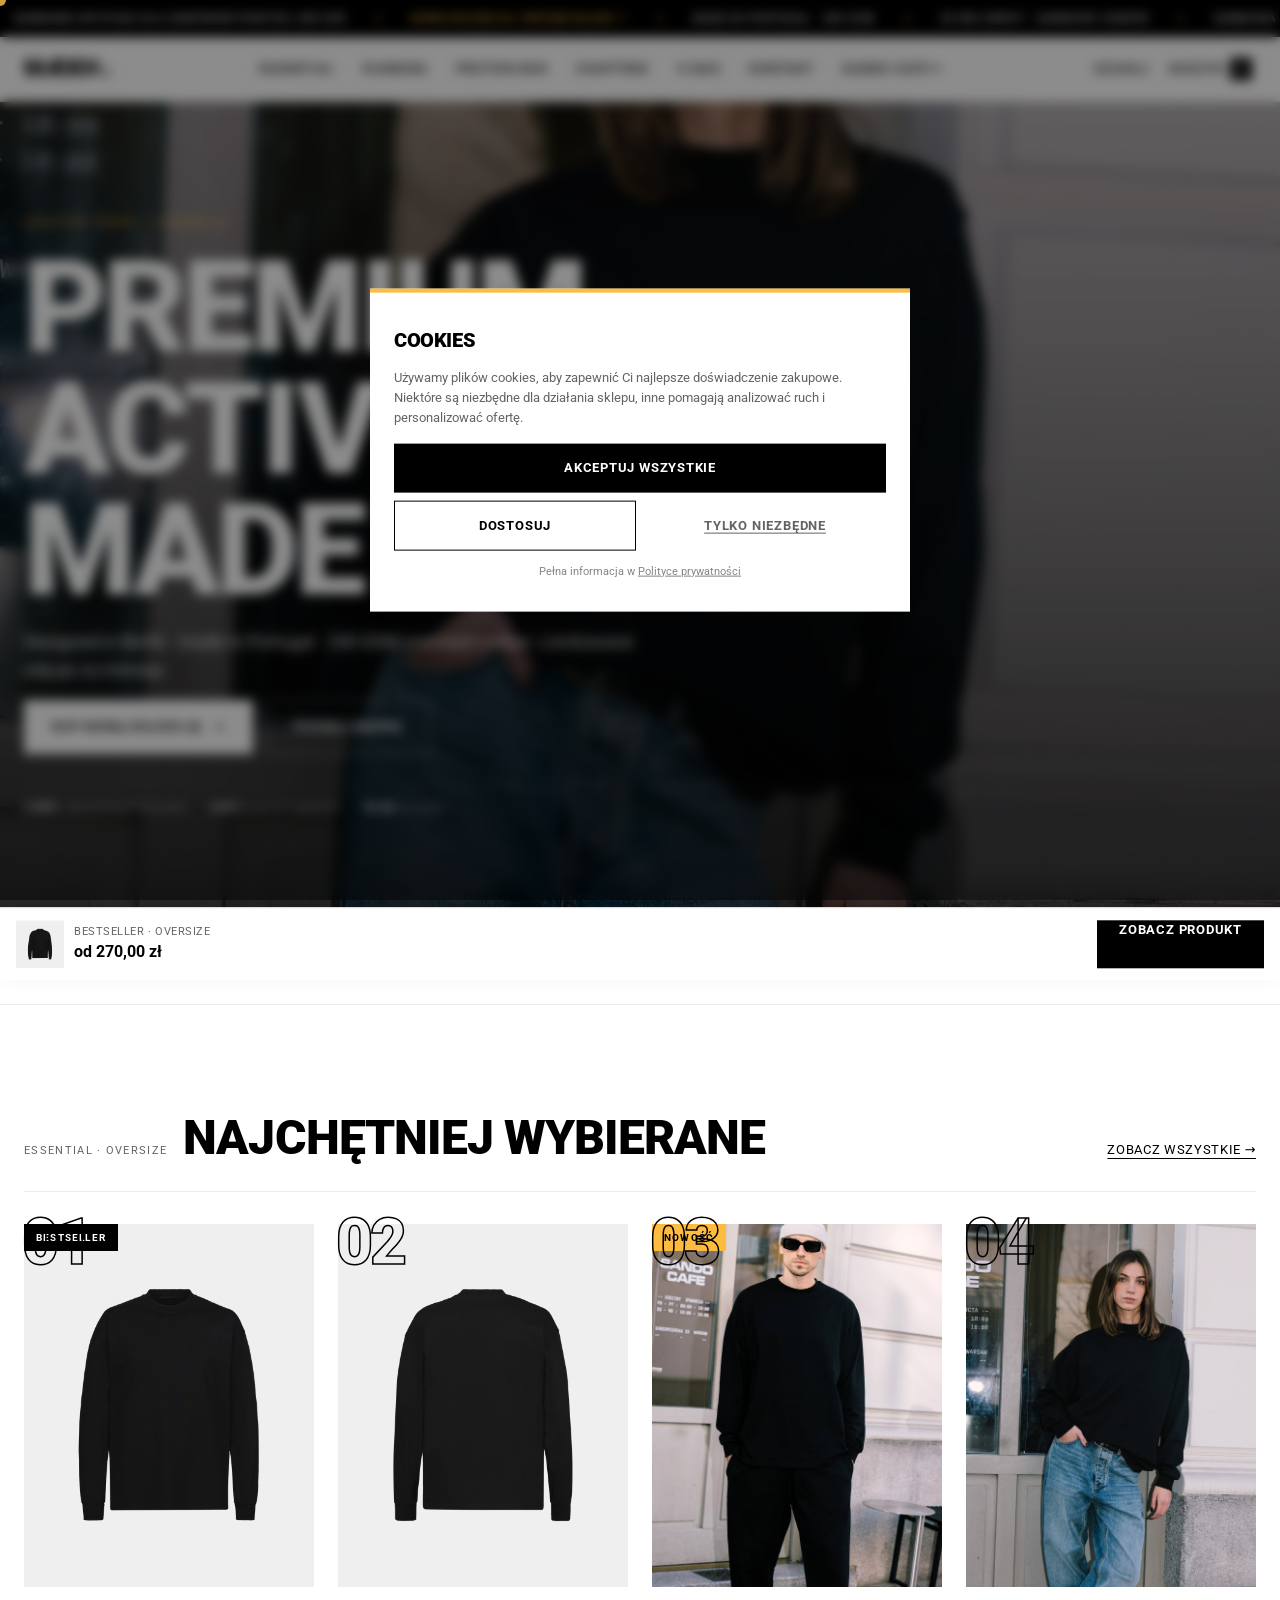
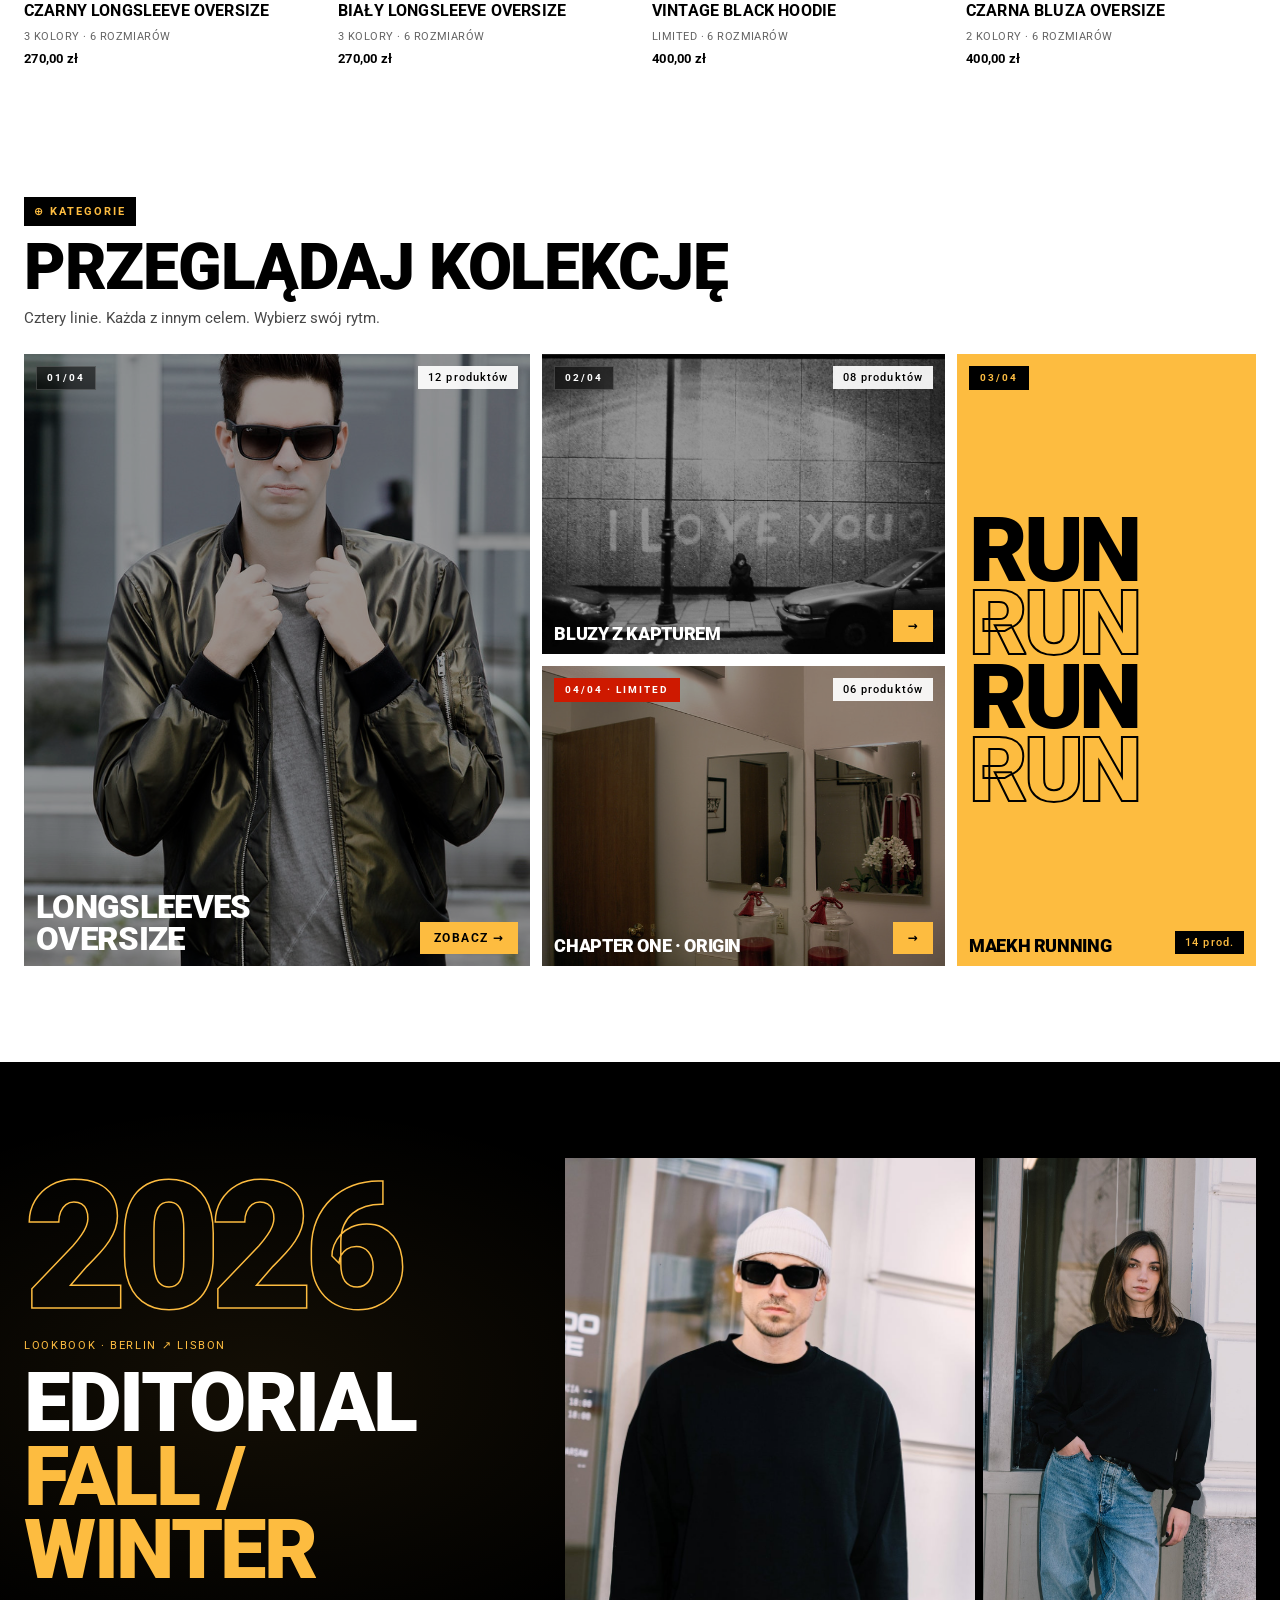
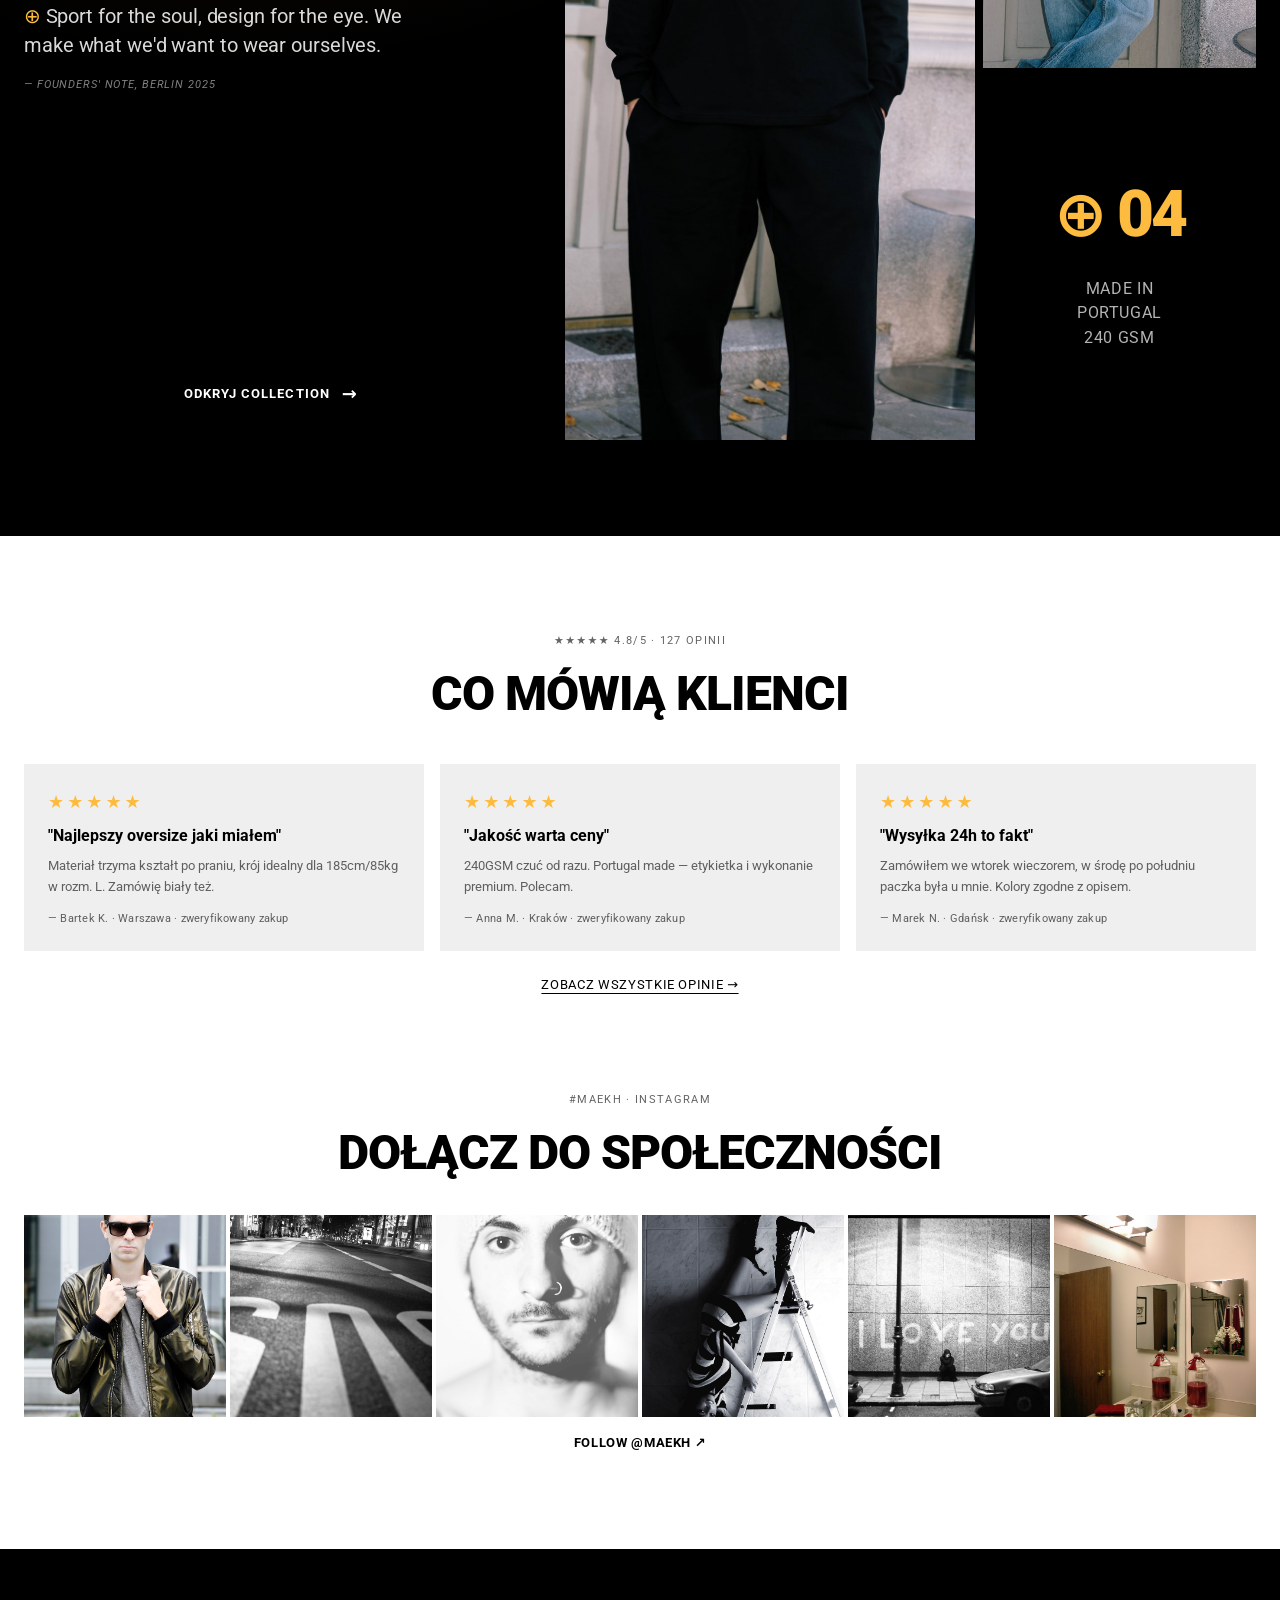
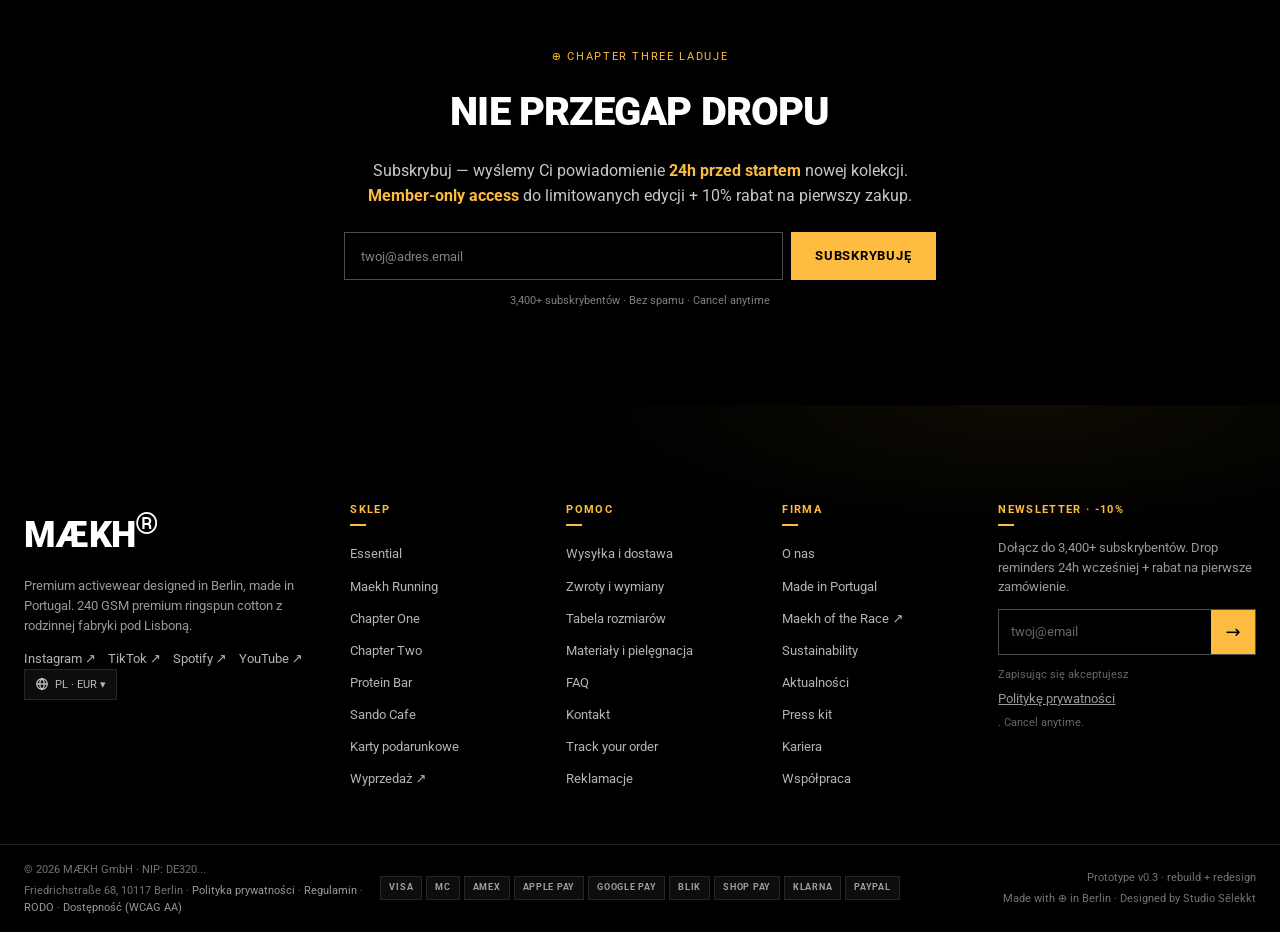
<file: index.html>
<!doctype html>
<html lang="pl">
<head>
<meta charset="utf-8">
<meta name="viewport" content="width=device-width, initial-scale=1, viewport-fit=cover">
<title>MÆKH — Premium activewear designed in Berlin · Made in Portugal</title>
<meta name="description" content="MÆKH — premium activewear designed in Berlin, made in Portugal. Oversized longsleeves, hoodies, technical apparel. 240 GSM. Free shipping over 200 EUR.">
<meta name="robots" content="noindex,nofollow">
<link rel="icon" type="image/svg+xml" href="favicon.svg">
<link rel="stylesheet" href="styles.css">
<link rel="preconnect" href="https://fonts.googleapis.com">
<link rel="preconnect" href="https://fonts.gstatic.com" crossorigin>
<link href="https://fonts.googleapis.com/css2?family=Roboto:wght@400;500;700;900&display=swap" rel="stylesheet">
</head>
<body>

<!-- ═══════════ ANNOUNCEMENT BAR (marquee) ═══════════ -->
<aside class="bar" role="region" aria-label="Informacja o promocji">
  <div class="bar__track">
    <div class="bar__row">
      <span>DARMOWA WYSYŁKA DLA ZAMÓWIEŃ POWYŻEJ 200 EUR</span><span class="bar__sep">⊕</span>
      <span><strong>NOWA KOLEKCJA: VINTAGE BLACK ↗</strong></span><span class="bar__sep">⊕</span>
      <span>MADE IN PORTUGAL · 240 GSM</span><span class="bar__sep">⊕</span>
      <span>30 DNI ZWROT · DARMOWY ODBIÓR</span><span class="bar__sep">⊕</span>
    </div>
    <div class="bar__row" aria-hidden="true">
      <span>DARMOWA WYSYŁKA DLA ZAMÓWIEŃ POWYŻEJ 200 EUR</span><span class="bar__sep">⊕</span>
      <span><strong>NOWA KOLEKCJA: VINTAGE BLACK ↗</strong></span><span class="bar__sep">⊕</span>
      <span>MADE IN PORTUGAL · 240 GSM</span><span class="bar__sep">⊕</span>
      <span>30 DNI ZWROT · DARMOWY ODBIÓR</span><span class="bar__sep">⊕</span>
    </div>
  </div>
</aside>

<!-- ═══════════ HEADER (z mega menu) ═══════════ -->
<header class="hdr">
  <div class="hdr__inner">
    <a class="hdr__logo" href="index.html" aria-label="MÆKH — strona główna"><span class="hdr__logo-text">MÆKH</span><span class="hdr__logo-r">®</span></a>
    <nav class="hdr__nav" aria-label="Nawigacja główna">
      <button class="mega__trigger" data-mega-target="#mega-essential" aria-haspopup="true" aria-expanded="false">ESSENTIAL</button>
      <button class="mega__trigger" data-mega-target="#mega-running" aria-haspopup="true" aria-expanded="false">RUNNING</button>
      <a href="pdp.html">PROTEIN BAR</a>
      <button class="mega__trigger" data-mega-target="#mega-chapters" aria-haspopup="true" aria-expanded="false">CHAPTERS</button>
      <a href="about.html">O NAS</a>
      <a href="contact.html">KONTAKT</a>
      <button class="mega__trigger" data-mega-target="#mega-sando" aria-haspopup="true" aria-expanded="false">SANDO CAFE ▾</button>
    </nav>
    <div class="hdr__actions">
      <button class="hdr__btn" data-search-trigger aria-label="Otwórz wyszukiwarkę">Szukaj</button>
      <button class="hdr__btn hdr__btn--cart" data-cart-trigger aria-label="Koszyk"><span class="hdr__cart-label">Koszyk</span><span class="hdr__cart-count" data-cart-count>0</span></button>
      <button class="hdr__burger" aria-label="Menu mobilne" data-drawer-trigger><span></span><span></span></button>
    </div>
  </div>

  <!-- Mega menu panels -->
  <div class="mega__panel" id="mega-essential">
    <div class="mega__inner">
      <div class="mega__col">
        <h3 class="mega__title">KATEGORIE</h3>
        <a href="collection.html?c=longsleeves">Longsleeves Oversize</a>
        <a href="collection.html?c=hoodies">Bluzy z kapturem</a>
        <a href="collection.html?c=tees">T-shirty</a>
        <a href="collection.html?c=pants">Spodnie tech</a>
        <a href="collection.html?c=outerwear">Outerwear</a>
        <a href="collection.html" class="mega__link-all">Cała kolekcja Essential →</a>
      </div>
      <div class="mega__col">
        <h3 class="mega__title">KOLORY</h3>
        <a href="collection.html?col=black">Czarny</a>
        <a href="collection.html?col=white">Biały</a>
        <a href="collection.html?col=vintage-black">Vintage Black</a>
        <a href="collection.html?col=cream">Cream</a>
      </div>
      <a class="mega__feature" href="pdp.html">
        <div class="mega__feature-img" style="background-image:url('assets/product-front.png')"></div>
        <span class="mega__feature-eyebrow">BESTSELLER</span>
        <span class="mega__feature-name">CZARNY LONGSLEEVE OVERSIZE</span>
        <span class="mega__feature-price">270,00 zł</span>
      </a>
      <a class="mega__feature" href="pdp.html">
        <div class="mega__feature-img" style="background-image:url('assets/product-lifestyle-1.jpg')"></div>
        <span class="mega__feature-eyebrow">NOWOŚĆ</span>
        <span class="mega__feature-name">VINTAGE BLACK HOODIE</span>
        <span class="mega__feature-price">400,00 zł</span>
      </a>
    </div>
  </div>
  <div class="mega__panel" id="mega-running">
    <div class="mega__inner">
      <div class="mega__col">
        <h3 class="mega__title">RUNNING</h3>
        <a href="collection.html?c=socks">Skarpetki running</a>
        <a href="collection.html?c=shorts">Spodenki</a>
        <a href="collection.html?c=tech-tees">Tech t-shirty</a>
        <a href="collection.html?c=jackets">Kurtki biegowe</a>
        <a href="collection.html?c=accessories">Akcesoria</a>
      </div>
      <div class="mega__col">
        <h3 class="mega__title">PROGRAMY</h3>
        <a href="contact.html">MAEKH Of The Race ↗</a>
        <a href="contact.html">Zapisz się na bieg ↗</a>
        <a href="contact.html">Calendar 2026 ↗</a>
      </div>
      <a class="mega__feature" href="pdp.html">
        <div class="mega__feature-img" style="background-image:url('assets/product-back.png')"></div>
        <span class="mega__feature-eyebrow">RUNNING ESSENTIAL</span>
        <span class="mega__feature-name">MAEKH RUNNING SOCKS</span>
        <span class="mega__feature-price">85,00 zł</span>
      </a>
    </div>
  </div>
  <div class="mega__panel" id="mega-chapters">
    <div class="mega__inner">
      <div class="mega__col">
        <h3 class="mega__title">CHAPTERS</h3>
        <a href="collection.html?c=chapter-one">Chapter One — Origins</a>
        <a href="collection.html?c=chapter-two">Chapter Two — Evolution</a>
        <a href="collection.html?c=chapter-three">Chapter Three — Coming Soon</a>
      </div>
      <a class="mega__feature" href="pdp.html">
        <div class="mega__feature-img" style="background-image:url('assets/product-lifestyle-2.jpg')"></div>
        <span class="mega__feature-eyebrow">CHAPTER ONE · LIMITED</span>
        <span class="mega__feature-name">ORIGIN COLLECTION</span>
        <span class="mega__feature-price">od 320,00 zł</span>
      </a>
    </div>
  </div>
  <div class="mega__panel" id="mega-sando">
    <div class="mega__inner">
      <div class="mega__col">
        <h3 class="mega__title">SANDO CAFE</h3>
        <a href="collection.html?c=espresso">Espresso</a>
        <a href="collection.html?c=filtr">Filtr</a>
        <a href="collection.html?c=accessories-coffee">Akcesoria</a>
        <a href="collection.html?c=subscription">Subskrypcja ↗</a>
      </div>
    </div>
  </div>
</header>

<!-- ═══════════ HOME ═══════════ -->
<main>

  <!-- HERO -->
  <section class="hero">
    <div class="hero__bg" style="background-image:url('assets/product-lifestyle-2.jpg')"></div>
    <div class="hero__overlay"></div>
    <div class="hero__inner">
      <span class="hero__eyebrow">CHAPTER THREE · LOADING ⊕</span>
      <h1 class="hero__title" data-title-reveal>
        <span class="line"><span>PREMIUM</span></span>
        <span class="line"><span>ACTIVEWEAR</span></span>
        <span class="line"><span>MADE TO LAST</span></span>
      </h1>
      <p class="hero__lead">Designed in Berlin · made in Portugal · 240 GSM premium cotton. Limitowane edycje co miesiąc.</p>
      <div class="hero__ctas">
        <a class="hero__cta hero__cta--primary" href="collection.html">KUP NOWĄ KOLEKCJĘ <span>→</span></a>
        <a class="hero__cta hero__cta--ghost" href="about.html">POZNAJ MARKĘ</a>
      </div>
      <div class="hero__proof">
        <span><strong>3,400+</strong> zadowolonych klientów</span>
        <span><strong>4.8/5</strong> ★ na 127 opiniach</span>
        <span><strong>30 dni</strong> na zwrot</span>
      </div>
    </div>
    <a href="#featured" class="hero__scroll" aria-label="Scroll w dół"><span></span></a>
  </section>

  <!-- TRUST STRIP -->
  <section class="trust-strip" aria-label="Zaufanie">
    <div class="trust-strip__inner">
      <div><strong>30 DNI</strong><span>Zwroty bez pytań</span></div>
      <div><strong>200 EUR+</strong><span>Darmowa wysyłka UE</span></div>
      <div><strong>240 GSM</strong><span>Made in Portugal</span></div>
      <div><strong>SSL</strong><span>Bezpieczne płatności</span></div>
    </div>
  </section>

  <!-- FEATURED COLLECTION -->
  <section class="featured" id="featured" data-reveal>
    <div class="featured__head">
      <span class="featured__eyebrow">ESSENTIAL · OVERSIZE</span>
      <h2 class="featured__title">NAJCHĘTNIEJ WYBIERANE</h2>
      <a class="featured__link" href="collection.html">Zobacz wszystkie →</a>
    </div>
    <div class="featured__grid">
      <a class="prod-card" data-n="01" href="pdp.html" style="--card-delay: 0ms">
        <div class="prod-card__img-wrap">
          <div class="prod-card__img" style="background-image:url('assets/product-front.png')"></div>
          <div class="prod-card__img prod-card__img--alt" style="background-image:url('assets/product-back.png')"></div>
          <span class="prod-card__badge">BESTSELLER</span>
          <button class="prod-card__quick">Szybki podgląd ↗</button>
        </div>
        <h3>CZARNY LONGSLEEVE OVERSIZE</h3>
        <p class="prod-card__meta">3 KOLORY · 6 ROZMIARÓW</p>
        <p class="prod-card__price">270,00 zł</p>
      </a>
      <a class="prod-card" data-n="02" href="pdp.html" style="--card-delay: 80ms">
        <div class="prod-card__img-wrap">
          <div class="prod-card__img" style="background-image:url('assets/product-back.png')"></div>
          <div class="prod-card__img prod-card__img--alt" style="background-image:url('assets/product-front.png')"></div>
          <button class="prod-card__quick">Szybki podgląd ↗</button>
        </div>
        <h3>BIAŁY LONGSLEEVE OVERSIZE</h3>
        <p class="prod-card__meta">3 KOLORY · 6 ROZMIARÓW</p>
        <p class="prod-card__price">270,00 zł</p>
      </a>
      <a class="prod-card" data-n="03" href="pdp.html" style="--card-delay: 160ms">
        <div class="prod-card__img-wrap">
          <div class="prod-card__img" style="background-image:url('assets/product-lifestyle-1.jpg')"></div>
          <span class="prod-card__badge prod-card__badge--new">NOWOŚĆ</span>
          <button class="prod-card__quick">Szybki podgląd ↗</button>
        </div>
        <h3>VINTAGE BLACK HOODIE</h3>
        <p class="prod-card__meta">LIMITED · 6 ROZMIARÓW</p>
        <p class="prod-card__price">400,00 zł</p>
      </a>
      <a class="prod-card" data-n="04" href="pdp.html" style="--card-delay: 240ms">
        <div class="prod-card__img-wrap">
          <div class="prod-card__img" style="background-image:url('assets/product-lifestyle-2.jpg')"></div>
          <button class="prod-card__quick">Szybki podgląd ↗</button>
        </div>
        <h3>CZARNA BLUZA OVERSIZE</h3>
        <p class="prod-card__meta">2 KOLORY · 6 ROZMIARÓW</p>
        <p class="prod-card__price">400,00 zł</p>
      </a>
    </div>
  </section>

  <!-- CATEGORIES TILES — PEEK-A-BOO BENTO -->
  <section class="cats-section" data-reveal>
    <header class="cats-section__head">
      <span class="cats-section__eyebrow">⊕ KATEGORIE</span>
      <h2 class="cats-section__title">PRZEGLĄDAJ KOLEKCJĘ</h2>
      <p class="cats-section__sub">Cztery linie. Każda z innym celem. Wybierz swój rytm.</p>
    </header>

    <section class="cats">
      <a class="cats__tile cats__tile--hero" href="collection.html?c=longsleeves">
        <div class="cats__img" style="background-image:url('assets/ugc-1.jpg')"></div>
        <div class="cats__img cats__img--alt" style="background-image:url('assets/ugc-2.jpg')"></div>
        <div class="cats__overlay">
          <div class="cats__top"><span class="cats__index">01/04</span><span class="cats__count">12 produktów</span></div>
          <div class="cats__bot"><h3 class="cats__title">LONGSLEEVES<br>OVERSIZE</h3><span class="cats__cta">ZOBACZ →</span></div>
        </div>
      </a>
      <a class="cats__tile cats__tile--bluzy" href="collection.html?c=hoodies">
        <div class="cats__img" style="background-image:url('assets/ugc-3.jpg')"></div>
        <div class="cats__img cats__img--alt" style="background-image:url('assets/ugc-5.jpg')"></div>
        <div class="cats__overlay">
          <div class="cats__top"><span class="cats__index">02/04</span><span class="cats__count">08 produktów</span></div>
          <div class="cats__bot"><h3 class="cats__title cats__title--sm">BLUZY Z KAPTUREM</h3><span class="cats__cta">→</span></div>
        </div>
      </a>
      <a class="cats__tile cats__tile--running" href="collection.html?c=running">
        <div class="cats__yellow">
          <div class="cats__top"><span class="cats__index cats__index--dark">03/04</span></div>
          <div class="cats__run-stack">
            <span class="cats__run-line">RUN</span>
            <span class="cats__run-line cats__run-line--outline">RUN</span>
            <span class="cats__run-line">RUN</span>
            <span class="cats__run-line cats__run-line--outline">RUN</span>
          </div>
          <div class="cats__bot"><h3 class="cats__title cats__title--sm cats__title--dark">MAEKH RUNNING</h3><span class="cats__count cats__count--dark">14 prod.</span></div>
        </div>
      </a>
      <a class="cats__tile cats__tile--chapter" href="collection.html?c=chapter-one">
        <div class="cats__img" style="background-image:url('assets/ugc-4.jpg')"></div>
        <div class="cats__overlay">
          <div class="cats__top"><span class="cats__index cats__index--limited">04/04 · LIMITED</span><span class="cats__count">06 produktów</span></div>
          <div class="cats__bot"><h3 class="cats__title cats__title--sm">CHAPTER ONE · ORIGIN</h3><span class="cats__cta">→</span></div>
        </div>
        <div class="cats__stripe"></div>
      </a>
    </section>
  </section>

  <!-- LOOKBOOK EDITORIAL (magazine spread 2-col) -->
  <section class="lookbook" data-reveal>
    <div class="lookbook__container">
      <div class="lookbook__copy">
        <div>
          <p class="lookbook__chapter">2026</p>
          <span class="lookbook__eyebrow">LOOKBOOK · BERLIN ↗ LISBON</span>
          <h2 class="lookbook__title">EDITORIAL<br><em>FALL / WINTER</em></h2>
          <p class="lookbook__quote">Sport for the soul, design for the eye. We make what we'd want to wear ourselves.</p>
          <cite class="lookbook__cite">— Founders' note, Berlin 2025</cite>
        </div>
        <a class="lookbook__cta" href="collection.html">ODKRYJ COLLECTION <span>→</span></a>
      </div>
      <div class="lookbook__grid">
        <figure class="lookbook__shot lookbook__shot--tall" data-shot="LOOK 01 · STREET" style="background-image:url('assets/product-lifestyle-1.jpg')"></figure>
        <figure class="lookbook__shot" data-shot="LOOK 02 · STUDIO" style="background-image:url('assets/product-lifestyle-2.jpg')"></figure>
        <figure class="lookbook__shot lookbook__shot--quote">
          <span class="lookbook__shot-num">⊕ 04</span>
          <p>Made in<br>Portugal<br>240 GSM</p>
        </figure>
      </div>
    </div>
  </section>

  <!-- TESTIMONIALS / SOCIAL PROOF -->
  <section class="testimonials" data-reveal>
    <div class="testimonials__head">
      <span class="testimonials__eyebrow">★★★★★ 4.8/5 · 127 OPINII</span>
      <h2 class="testimonials__title">CO MÓWIĄ KLIENCI</h2>
    </div>
    <div class="testimonials__grid">
      <article class="tst">
        <div class="tst__stars">★★★★★</div>
        <h3 class="tst__title">"Najlepszy oversize jaki miałem"</h3>
        <p class="tst__body">Materiał trzyma kształt po praniu, krój idealny dla 185cm/85kg w rozm. L. Zamówię biały też.</p>
        <p class="tst__author">— Bartek K. · Warszawa · zweryfikowany zakup</p>
      </article>
      <article class="tst">
        <div class="tst__stars">★★★★★</div>
        <h3 class="tst__title">"Jakość warta ceny"</h3>
        <p class="tst__body">240GSM czuć od razu. Portugal made — etykietka i wykonanie premium. Polecam.</p>
        <p class="tst__author">— Anna M. · Kraków · zweryfikowany zakup</p>
      </article>
      <article class="tst">
        <div class="tst__stars">★★★★★</div>
        <h3 class="tst__title">"Wysyłka 24h to fakt"</h3>
        <p class="tst__body">Zamówiłem we wtorek wieczorem, w środę po południu paczka była u mnie. Kolory zgodne z opisem.</p>
        <p class="tst__author">— Marek N. · Gdańsk · zweryfikowany zakup</p>
      </article>
    </div>
    <a class="testimonials__cta" href="blog.html">Zobacz wszystkie opinie →</a>
  </section>

  <!-- INSTAGRAM / UGC -->
  <section class="ugc" data-reveal>
    <div class="ugc__head">
      <span class="ugc__eyebrow">#MAEKH · INSTAGRAM</span>
      <h2 class="ugc__title">DOŁĄCZ DO SPOŁECZNOŚCI</h2>
    </div>
    <div class="ugc__grid">
      <a class="ugc__tile" href="https://www.instagram.com/maekh/" target="_blank" rel="noopener" style="background-image:url('assets/ugc-1.jpg')"><span>@kowalski_b ↗</span></a>
      <a class="ugc__tile" href="https://www.instagram.com/maekh/" target="_blank" rel="noopener" style="background-image:url('assets/ugc-2.jpg')"><span>@berlin.streets ↗</span></a>
      <a class="ugc__tile" href="https://www.instagram.com/maekh/" target="_blank" rel="noopener" style="background-image:url('assets/ugc-5.jpg')"><span>@_maks.ig ↗</span></a>
      <a class="ugc__tile" href="https://www.instagram.com/maekh/" target="_blank" rel="noopener" style="background-image:url('assets/ugc-6.jpg')"><span>@studio.editorial ↗</span></a>
      <a class="ugc__tile" href="https://www.instagram.com/maekh/" target="_blank" rel="noopener" style="background-image:url('assets/ugc-3.jpg')"><span>@hoodie.daily ↗</span></a>
      <a class="ugc__tile" href="https://www.instagram.com/maekh/" target="_blank" rel="noopener" style="background-image:url('assets/ugc-4.jpg')"><span>@minimal.fits ↗</span></a>
    </div>
    <a class="ugc__cta" href="https://www.instagram.com/maekh/" target="_blank" rel="noopener">Follow @maekh ↗</a>
  </section>

  <!-- HABIT LOOP NEWSLETTER (full section) -->
  <section class="news" data-reveal>
    <div class="news__container">
      <span class="news__eyebrow">⊕ CHAPTER THREE LADUJE</span>
      <h2 class="news__title">NIE PRZEGAP DROPU</h2>
      <p class="news__body">Subskrybuj — wyślemy Ci powiadomienie <strong>24h przed startem</strong> nowej kolekcji. <strong>Member-only access</strong> do limitowanych edycji + 10% rabat na pierwszy zakup.</p>
      <form class="news__form" data-news>
        <input type="email" placeholder="twoj@adres.email" required aria-label="Email">
        <button type="submit">Subskrybuję</button>
      </form>
      <p class="news__small">3,400+ subskrybentów · Bez spamu · Cancel anytime</p>
    </div>
  </section>

</main>

<!-- ═══════════ STICKY ATC (mobile + scroll) ═══════════ -->
<aside class="stickybar" data-sticky-atc aria-hidden="true">
  <div class="stickybar__inner">
    <div class="stickybar__info">
      <img src="assets/product-front.png" alt="" aria-hidden="true">
      <div>
        <p class="stickybar__title">Bestseller · oversize</p>
        <p class="stickybar__price">od 270,00 zł</p>
      </div>
    </div>
    <a class="stickybar__atc" href="pdp.html">ZOBACZ PRODUKT</a>
  </div>
</aside>

<!-- ═══════════ MINI-CART ═══════════ -->
<div class="cart-backdrop" data-cart-backdrop aria-hidden="true"></div>
<aside class="cart" data-cart aria-label="Koszyk" aria-hidden="true">
  <header class="cart__head">
    <h2 class="cart__title">Twój koszyk · <span data-cart-items-label>0 sztuk</span></h2>
    <button class="cart__close" data-cart-close aria-label="Zamknij koszyk">×</button>
  </header>
  <div class="cart__progress" data-progress>
    <p class="cart__progress-label">Do <strong>darmowej wysyłki UE</strong> brakuje <strong data-progress-remaining>200 EUR</strong></p>
    <div class="cart__progress-bar"><div class="cart__progress-fill" data-progress-fill style="width:0%"></div></div>
    <p class="cart__progress-tier" data-progress-tier><span class="dot dot--ok"></span> Dodaj produkt aby zacząć</p>
  </div>
  <div class="cart__items" data-cart-items>
    <div class="cart__empty"><p>Koszyk jest pusty</p><a class="cart__continue" href="#" data-cart-close-link>Wróć do zakupów</a></div>
  </div>
  <footer class="cart__foot" data-cart-foot hidden>
    <div class="cart__totals"><span>Suma</span><strong data-cart-total>0,00 zł</strong></div>
    <a class="cart__checkout" href="cart.html">Przejdź do kasy ↗</a>
    <p class="cart__legal">Bezpieczna płatność · SSL · 30 dni zwrot</p>
  </footer>
</aside>

<!-- TOAST -->
<div class="toast" data-toast role="status" aria-live="polite" aria-hidden="true">
  <span class="toast__icon">✓</span><span class="toast__text" data-toast-text>Dodano do koszyka</span>
</div>

<!-- SEARCH OVERLAY -->
<div class="search" data-search aria-hidden="true" role="dialog" aria-label="Wyszukiwarka">
  <div class="search__backdrop" data-search-close></div>
  <div class="search__panel">
    <header class="search__head">
      <span class="search__brand">MÆKH<sup>®</sup></span>
      <button class="search__close" data-search-close aria-label="Zamknij wyszukiwarkę"><span></span><span></span></button>
    </header>
    <div class="search__body">
      <form class="search__form" data-search-form>
        <span class="search__icon"><svg viewBox="0 0 24 24" fill="none" stroke="currentColor" stroke-width="1.8" stroke-linecap="round" stroke-linejoin="round"><circle cx="11" cy="11" r="7"/><path d="m20 20-3.5-3.5"/></svg></span>
        <input type="search" data-search-input placeholder="Czego szukasz?" autocomplete="off">
        <button type="button" class="search__clear" data-search-clear aria-label="Wyczyść" hidden>×</button>
      </form>
      <div class="search__hints" data-search-hints>
        <p class="search__hint-label">POPULARNE</p>
        <div class="search__chips">
          <button class="search__chip" data-search-q="longsleeve oversize">Longsleeve oversize</button>
          <button class="search__chip" data-search-q="vintage black">Vintage black</button>
          <button class="search__chip" data-search-q="bluza kaptur">Bluza z kapturem</button>
          <button class="search__chip" data-search-q="protein bar">Protein bar</button>
          <button class="search__chip" data-search-q="running">Running</button>
        </div>
        <p class="search__hint-label">PROPONUJEMY</p>
        <div class="search__products">
          <a class="search__product" href="pdp.html" style="--p-delay: 0ms"><div class="search__product-img" style="background-image:url('assets/product-front.png')"></div><div><p class="search__product-name">CZARNY LONGSLEEVE OVERSIZE</p><p class="search__product-price">270,00 zł</p></div></a>
          <a class="search__product" href="pdp.html" style="--p-delay: 60ms"><div class="search__product-img" style="background-image:url('assets/product-back.png')"></div><div><p class="search__product-name">BIAŁY LONGSLEEVE OVERSIZE</p><p class="search__product-price">270,00 zł</p></div></a>
          <a class="search__product" href="pdp.html" style="--p-delay: 120ms"><div class="search__product-img" style="background-image:url('assets/product-lifestyle-1.jpg')"></div><div><p class="search__product-name">VINTAGE BLACK HOODIE</p><p class="search__product-price">400,00 zł</p></div></a>
          <a class="search__product" href="pdp.html" style="--p-delay: 180ms"><div class="search__product-img" style="background-image:url('assets/product-lifestyle-2.jpg')"></div><div><p class="search__product-name">CZARNA BLUZA OVERSIZE</p><p class="search__product-price">400,00 zł</p></div></a>
        </div>
      </div>
      <div class="search__results" data-search-results hidden>
        <p class="search__results-label">WYNIKI · <span data-results-count>0</span></p>
        <div class="search__results-grid" data-results-grid></div>
        <p class="search__empty" data-search-empty hidden>Brak wyników. Spróbuj innej frazy.</p>
      </div>
    </div>
  </div>
</div>

<!-- MOBILE DRAWER (magic-gym style — full-bleed dark + radial yellow accent + stagger reveal) -->
<div class="drawer-backdrop" data-drawer-backdrop></div>
<aside class="drawer" data-drawer aria-hidden="true" aria-label="Menu mobilne" role="dialog" aria-modal="true">
  <div class="drawer__inner">

    <header class="drawer__head">
      <a class="drawer__brand" href="index.html">MÆKH<sup>®</sup></a>
      <button class="drawer__close" data-drawer-close aria-label="Zamknij menu"><span></span><span></span></button>
    </header>

    <section class="drawer__section">
      <h2 class="drawer__section-label">Sklep</h2>
      <nav class="drawer__nav" aria-label="Nawigacja główna">
        <a href="collection.html?c=essential">Essential <span>→</span></a>
        <a href="collection.html?c=running">Maekh Running <span>→</span></a>
        <a href="pdp.html">Protein Bar <span>→</span></a>
        <a href="collection.html?c=chapter-one">Chapters <span>→</span></a>
      </nav>
    </section>

    <section class="drawer__section">
      <h2 class="drawer__section-label">Kategorie</h2>
      <div class="drawer__chips">
        <a class="drawer__chip" href="collection.html?c=longsleeves"><span class="drawer__chip-icon">L</span><span>Longsleeves</span></a>
        <a class="drawer__chip" href="collection.html?c=hoodies"><span class="drawer__chip-icon">H</span><span>Bluzy</span></a>
        <a class="drawer__chip" href="collection.html?c=tees"><span class="drawer__chip-icon">T</span><span>T-shirty</span></a>
        <a class="drawer__chip" href="collection.html?c=pants"><span class="drawer__chip-icon">P</span><span>Spodnie</span></a>
        <a class="drawer__chip" href="collection.html?c=outerwear"><span class="drawer__chip-icon">O</span><span>Outerwear</span></a>
        <a class="drawer__chip" href="collection.html?c=accessories"><span class="drawer__chip-icon">A</span><span>Akcesoria</span></a>
      </div>
    </section>

    <section class="drawer__section">
      <a class="drawer__cta-btn" href="collection.html">
        <span>KUP NOWĄ KOLEKCJĘ</span>
        <span>↗</span>
      </a>
    </section>

    <section class="drawer__contact">
      <a class="drawer__contact-item" href="tel:+48000000000">
        <span class="drawer__contact-icon">
          <svg viewBox="0 0 20 20" fill="none" stroke="currentColor" stroke-width="2" width="20" height="20" aria-hidden="true"><path d="M3 4l3 3-2 2c2 4 4 6 8 8l2-2 3 3-2 2c-7 0-14-7-14-14l2-2z"/></svg>
        </span>
        <span>
          <span class="drawer__contact-label">Telefon</span>
          <span class="drawer__contact-value">+48 000 000 000</span>
        </span>
      </a>
      <a class="drawer__contact-item" href="mailto:hello@maekh.com">
        <span class="drawer__contact-icon">
          <svg viewBox="0 0 20 20" fill="none" stroke="currentColor" stroke-width="2" width="20" height="20" aria-hidden="true"><rect x="2" y="4" width="16" height="12" rx="2"/><path d="M2 6l8 5 8-5"/></svg>
        </span>
        <span>
          <span class="drawer__contact-label">E-mail</span>
          <span class="drawer__contact-value">hello@maekh.com</span>
        </span>
      </a>
    </section>

    <section class="drawer__info">
      <div class="drawer__info-row">
        <svg viewBox="0 0 16 16" fill="none" stroke="currentColor" stroke-width="2" width="16" height="16" aria-hidden="true"><path d="M8 1l1 5 5 1-5 1-1 5-1-5-5-1 5-1z"/></svg>
        Friedrichstraße 68, 10117 Berlin
      </div>
      <div class="drawer__info-row">
        <svg viewBox="0 0 16 16" fill="none" stroke="currentColor" stroke-width="2" width="16" height="16" aria-hidden="true"><circle cx="8" cy="8" r="6"/><path d="M8 5v3l2 2"/></svg>
        Pon–Pt · 9:00–17:00 CET
      </div>
      <div class="drawer__info-row">
        <svg viewBox="0 0 16 16" fill="none" stroke="currentColor" stroke-width="2" width="16" height="16" aria-hidden="true"><circle cx="8" cy="8" r="6"/><path d="M3 8h10M8 3a8 8 0 0 1 0 10A8 8 0 0 1 8 3z"/></svg>
        Wysyłka UE · Made in Portugal
      </div>
    </section>

  </div>
</aside>

<!-- NEWSLETTER MODAL (lesmills-style — full-bleed BG image + dark overlay + content centered) -->
<div class="news-modal" data-news-modal aria-hidden="true" role="dialog" aria-labelledby="news-modal-title">
  <div class="news-modal__panel" role="document">
    <button class="news-modal__close" data-news-modal-close aria-label="Zamknij">
      <svg viewBox="0 0 24 24" fill="none" stroke="currentColor" stroke-width="2.4" stroke-linecap="round" width="18" height="18" aria-hidden="true"><path d="M6 6l12 12M18 6l-12 12"/></svg>
    </button>
    <span class="news-modal__handle" aria-hidden="true"></span>

    <div class="news-modal__bg" aria-hidden="true">
      <img src="assets/product-lifestyle-1.jpg" alt="" loading="lazy">
    </div>
    <div class="news-modal__overlay" aria-hidden="true"></div>

    <div class="news-modal__content">
      <span class="news-modal__eyebrow">
        <span aria-hidden="true">⊕</span> Chapter Three loaduje
      </span>

      <h2 class="news-modal__title" id="news-modal-title">
        <em>-10%</em> na pierwszy<br>zakup w MÆKH
      </h2>

      <p class="news-modal__lead">
        Subskrybuj newsletter — bądź pierwszy/-a, gdy <strong>nowa kolekcja</strong> wystartuje. Member-only access + rabat na pierwsze zamówienie.
      </p>

      <ul class="news-modal__benefits">
        <li>
          <svg viewBox="0 0 16 16" fill="none" stroke="currentColor" stroke-width="2.4" stroke-linecap="round" stroke-linejoin="round" width="14" height="14" aria-hidden="true"><path d="M3 8.5l3 3 7-7"/></svg>
          24h przed startem nowych dropów
        </li>
        <li>
          <svg viewBox="0 0 16 16" fill="none" stroke="currentColor" stroke-width="2.4" stroke-linecap="round" stroke-linejoin="round" width="14" height="14" aria-hidden="true"><path d="M3 8.5l3 3 7-7"/></svg>
          Member-only limitowane edycje
        </li>
        <li>
          <svg viewBox="0 0 16 16" fill="none" stroke="currentColor" stroke-width="2.4" stroke-linecap="round" stroke-linejoin="round" width="14" height="14" aria-hidden="true"><path d="M3 8.5l3 3 7-7"/></svg>
          Bez spamu · cancel anytime
        </li>
      </ul>

      <form class="news-modal__form">
        <input type="email" placeholder="twoj@adres.email" required aria-label="Email">
        <button type="submit">ODBIERZ -10%</button>
      </form>

      <p class="news-modal__code" data-news-modal-code hidden>Twój kod: <strong>MAEKH10</strong></p>
      <p class="news-modal__small">3,400+ subskrybentów dołączyło · Brand designed in Berlin</p>
    </div>
  </div>
</div>

<!-- COOKIES MODAL (centered fullscreen + backdrop blur) -->
<div class="cookies" data-cookies aria-hidden="true" role="dialog" aria-labelledby="cookies-title">
  <div class="cookies__backdrop"></div>
  <div class="cookies__panel">
    <h2 id="cookies-title" class="cookies__title">Cookies</h2>
    <p class="cookies__body">Używamy plików cookies, aby zapewnić Ci najlepsze doświadczenie zakupowe. Niektóre są niezbędne dla działania sklepu, inne pomagają analizować ruch i personalizować ofertę.</p>
    <details class="cookies__panel-details" data-cookies-panel hidden>
      <summary>Dostosuj preferencje</summary>
      <label><input type="checkbox" checked disabled> <strong>Niezbędne</strong> — koszyk, sesja, bezpieczeństwo</label>
      <label><input type="checkbox" checked> <strong>Analityczne</strong> — GA4, statystyki ruchu</label>
      <label><input type="checkbox"> <strong>Marketingowe</strong> — Meta, TikTok pixel, retargeting</label>
    </details>
    <div class="cookies__actions">
      <button class="cookies__btn cookies__btn--primary" data-cookies-accept-all>Akceptuj wszystkie</button>
      <button class="cookies__btn cookies__btn--ghost" data-cookies-customize>Dostosuj</button>
      <button class="cookies__btn cookies__btn--link" data-cookies-reject>Tylko niezbędne</button>
    </div>
    <p class="cookies__legal">Pełna informacja w <a href="polityka.html">Polityce prywatności</a></p>
  </div>
</div>

<!-- ═══════════ FOOTER (5 cols + payment + accessibility + lang) ═══════════ -->
<footer class="ftr">
  <div class="ftr__inner">
    <div class="ftr__brand">
      <span class="ftr__logo">MÆKH<sup>®</sup></span>
      <p>Premium activewear designed in Berlin, made in Portugal. 240 GSM premium ringspun cotton z rodzinnej fabryki pod Lisboną.</p>
      <div class="ftr__social">
        <a href="https://www.instagram.com/maekh/" target="_blank" rel="noopener">Instagram ↗</a>
        <a href="https://www.tiktok.com/@maekh" target="_blank" rel="noopener">TikTok ↗</a>
        <a href="https://open.spotify.com/" target="_blank" rel="noopener">Spotify ↗</a>
        <a href="https://www.youtube.com/" target="_blank" rel="noopener">YouTube ↗</a>
      </div>
      <button class="ftr__lang" aria-label="Zmień język">
        <svg viewBox="0 0 16 16" fill="none" stroke="currentColor" stroke-width="1.5" width="14" height="14" aria-hidden="true"><circle cx="8" cy="8" r="6"/><path d="M2 8h12M8 2a8 8 0 0 1 0 12A8 8 0 0 1 8 2z"/></svg>
        PL · EUR ▾
      </button>
    </div>
    <nav class="ftr__col">
      <h3>SKLEP</h3>
      <a href="collection.html?c=essential">Essential</a>
      <a href="collection.html?c=running">Maekh Running</a>
      <a href="collection.html?c=chapter-one">Chapter One</a>
      <a href="collection.html?c=chapter-two">Chapter Two</a>
      <a href="pdp.html">Protein Bar</a>
      <a href="collection.html?c=sando">Sando Cafe</a>
      <a href="collection.html?c=giftcards">Karty podarunkowe</a>
      <a href="collection.html?c=sale">Wyprzedaż ↗</a>
    </nav>
    <nav class="ftr__col">
      <h3>POMOC</h3>
      <a href="regulamin.html#wysylka">Wysyłka i dostawa</a>
      <a href="regulamin.html#zwroty">Zwroty i wymiany</a>
      <a href="pdp.html#size-guide">Tabela rozmiarów</a>
      <a href="about.html#materialy">Materiały i pielęgnacja</a>
      <a href="contact.html#faq">FAQ</a>
      <a href="contact.html">Kontakt</a>
      <a href="contact.html">Track your order</a>
      <a href="regulamin.html#reklamacje">Reklamacje</a>
    </nav>
    <nav class="ftr__col">
      <h3>FIRMA</h3>
      <a href="about.html">O nas</a>
      <a href="about.html#materialy">Made in Portugal</a>
      <a href="contact.html">Maekh of the Race ↗</a>
      <a href="about.html#sustainability">Sustainability</a>
      <a href="blog.html">Aktualności</a>
      <a href="contact.html">Press kit</a>
      <a href="contact.html">Kariera</a>
      <a href="contact.html">Współpraca</a>
    </nav>
    <div class="ftr__col ftr__col--news">
      <h3>NEWSLETTER · -10%</h3>
      <p>Dołącz do 3,400+ subskrybentów. Drop reminders 24h wcześniej + rabat na pierwsze zamówienie.</p>
      <form class="ftr__news-form">
        <input type="email" placeholder="twoj@email" required aria-label="Email">
        <button type="submit" aria-label="Subskrybuj">→</button>
      </form>
      <p style="margin-top: var(--s-3); font-size: var(--fs-xs); color: rgba(255,255,255,0.4); line-height: 1.5">Zapisując się akceptujesz <a href="polityka.html" style="color:rgba(255,255,255,0.6); text-decoration:underline">Politykę prywatności</a>. Cancel anytime.</p>
    </div>
  </div>

  <div class="ftr__bottom">
    <div>
      <p>© 2026 MÆKH GmbH · NIP: DE320...</p>
      <p style="margin-top: 4px">Friedrichstraße 68, 10117 Berlin · <a href="polityka.html">Polityka prywatności</a> · <a href="regulamin.html">Regulamin</a> · <a href="polityka.html">RODO</a> · <a href="polityka.html#dostepnosc">Dostępność (WCAG AA)</a></p>
    </div>
    <div class="ftr__pay">
      <span>VISA</span><span>MC</span><span>AMEX</span><span>APPLE PAY</span><span>GOOGLE PAY</span><span>BLIK</span><span>SHOP PAY</span><span>KLARNA</span><span>PAYPAL</span>
    </div>
    <div class="ftr__bottom-right">
      <p>Prototype v0.3 · rebuild + redesign</p>
      <p style="margin-top: 4px">Made with ⊕ in Berlin · Designed by Studio Sēlekkt</p>
    </div>
  </div>
</footer>

<!-- FAB mobile actions -->
<button class="fab-search" data-search-trigger aria-label="Wyszukaj"><svg class="fab-search__icon" viewBox="0 0 24 24"><circle cx="11" cy="11" r="7"/><path d="m20 20-3.5-3.5"/></svg></button>
<button class="fab-cart" data-cart-trigger aria-label="Koszyk"><svg class="fab-cart__icon" viewBox="0 0 24 24"><path d="M6 6h15l-1.5 9h-12L6 6z"/><circle cx="9" cy="20" r="1.5"/><circle cx="18" cy="20" r="1.5"/><path d="M6 6 5 3H2"/></svg><span class="fab-cart__badge" data-cart-count>0</span></button>
<script src="script.js" type="module"></script>
</body>
</html>
</file>
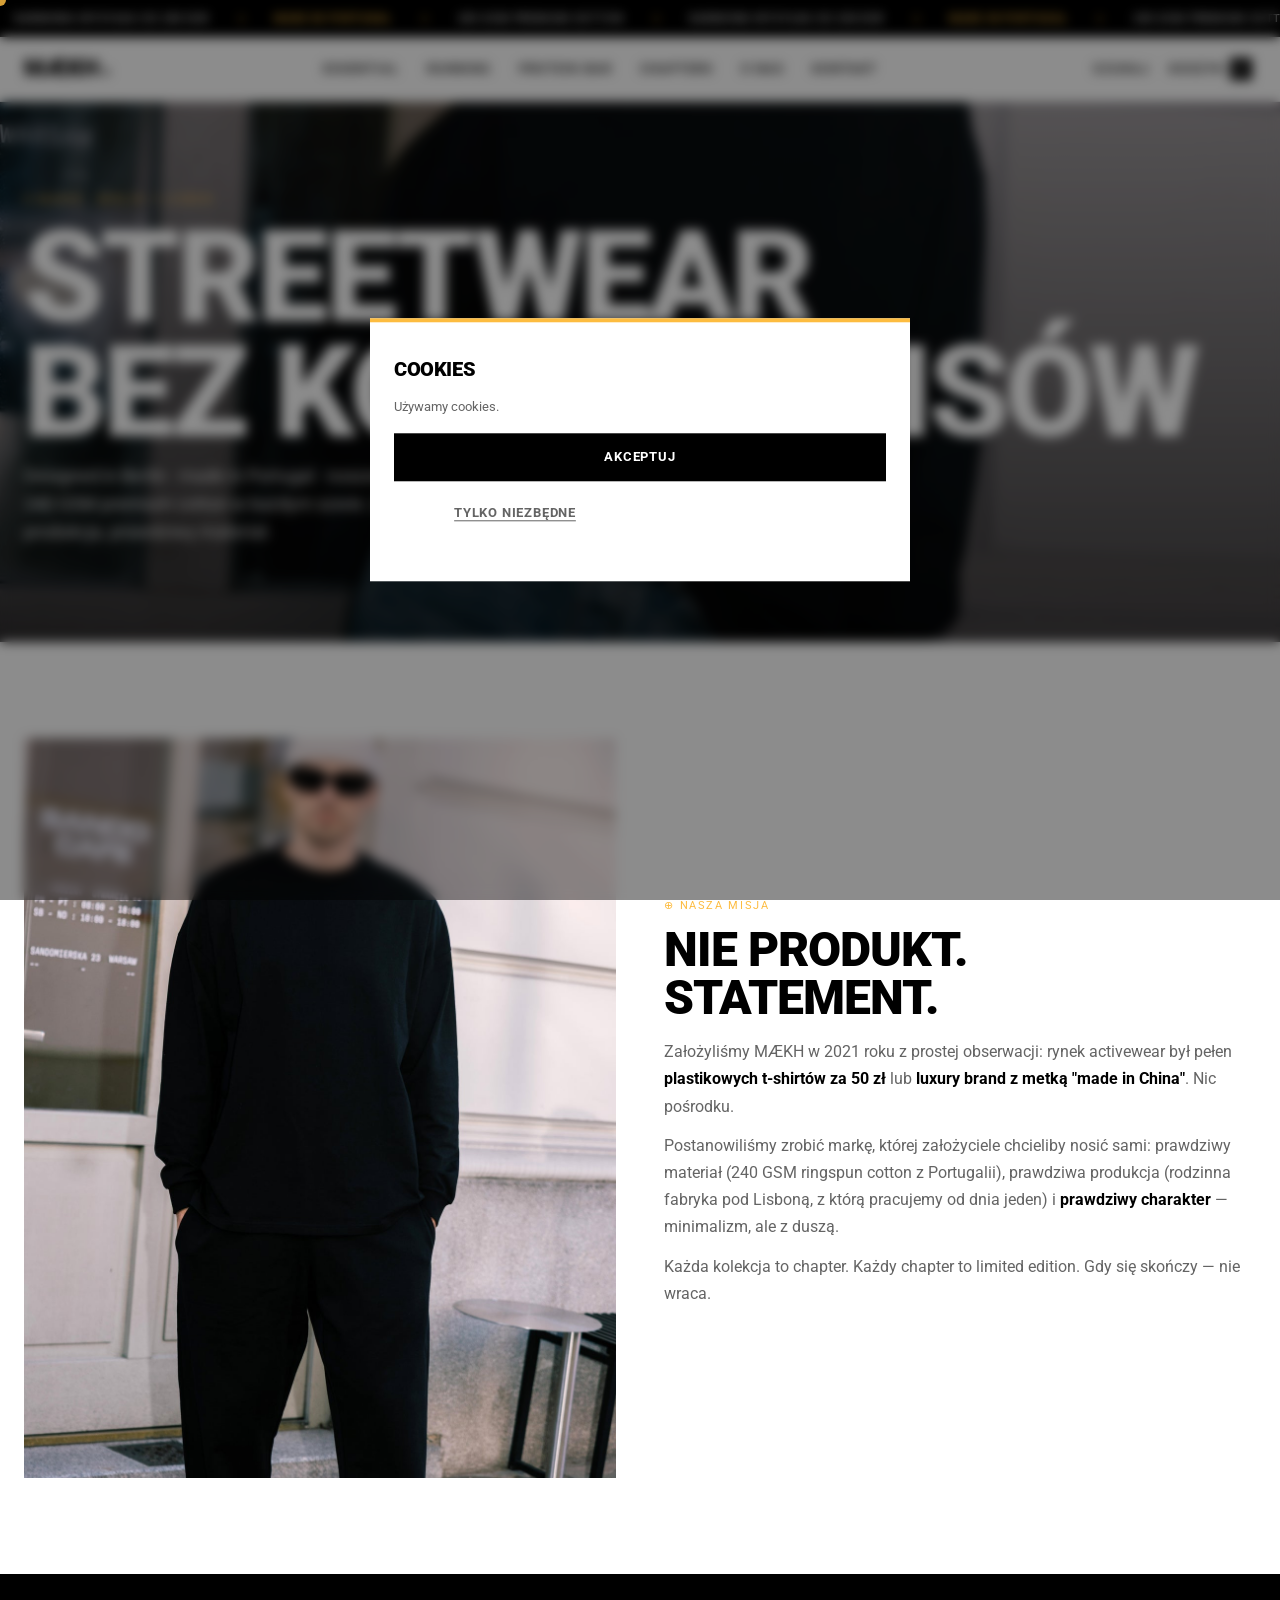
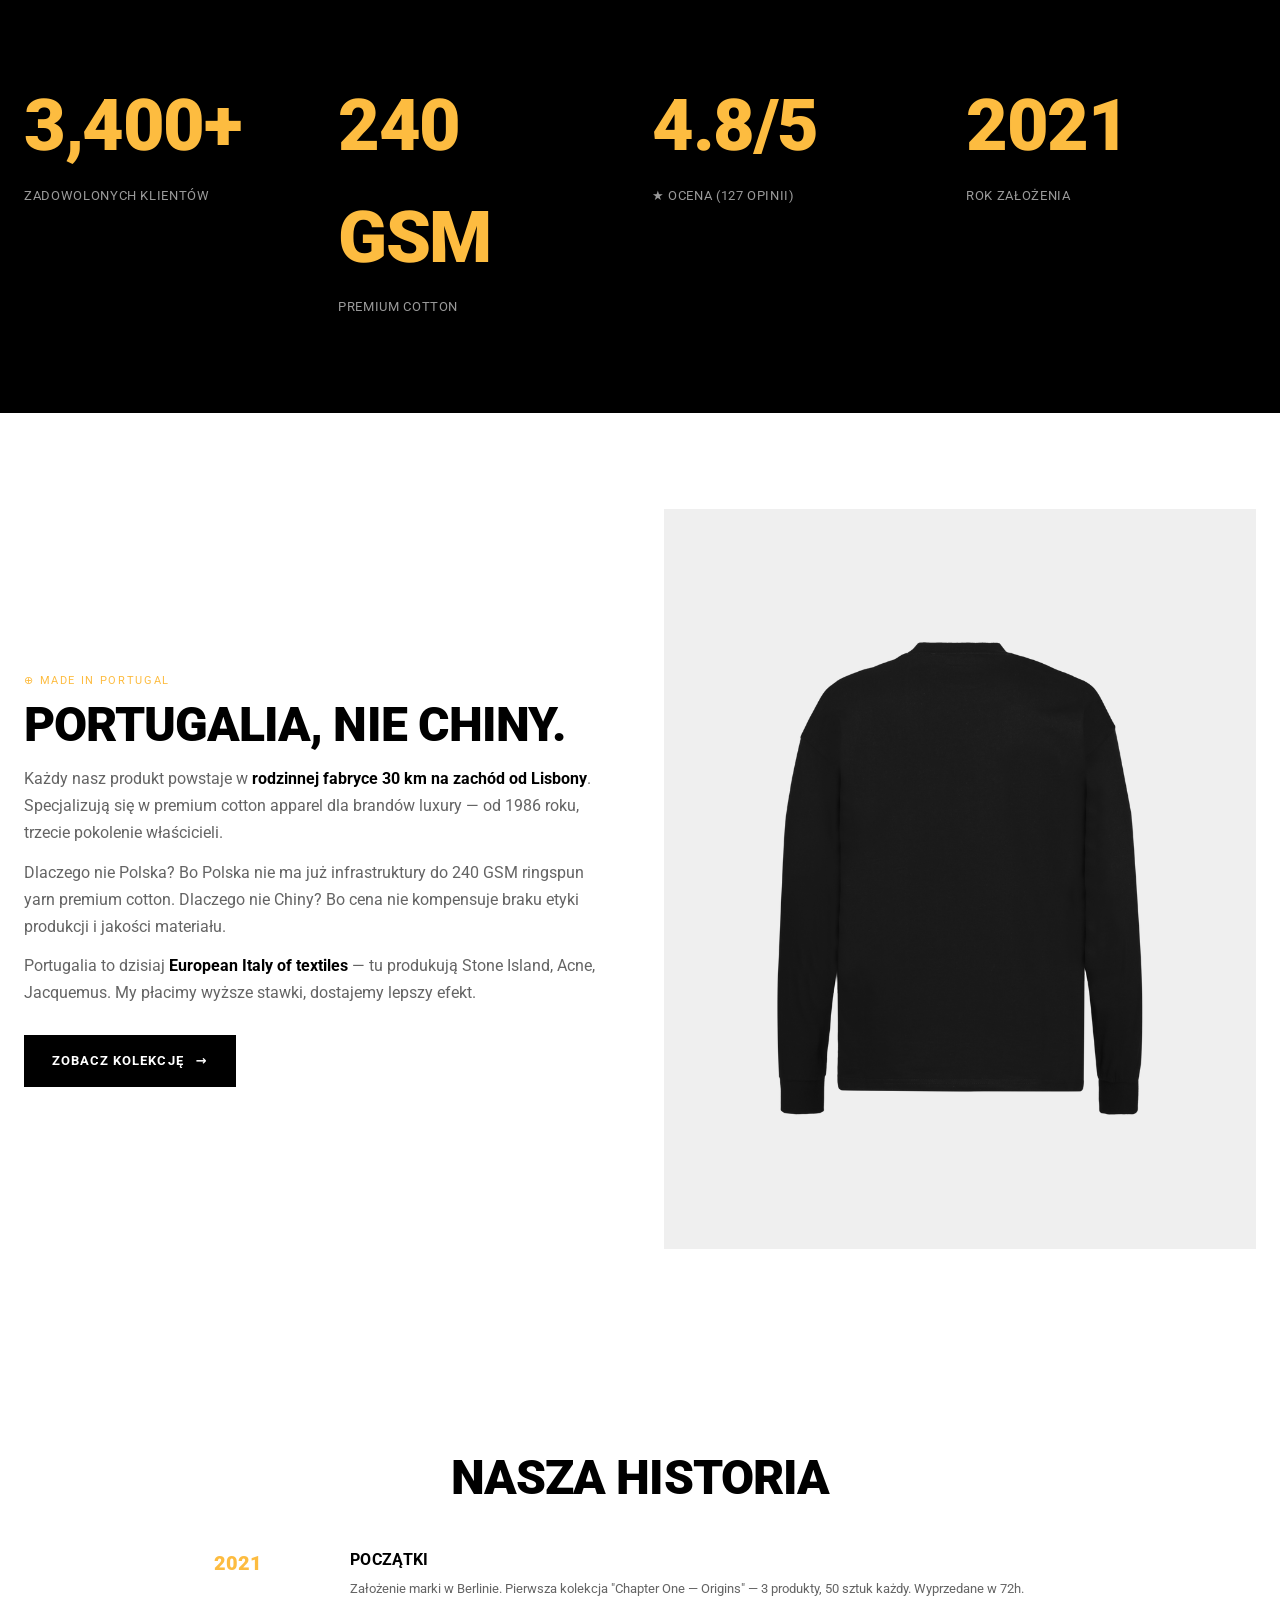
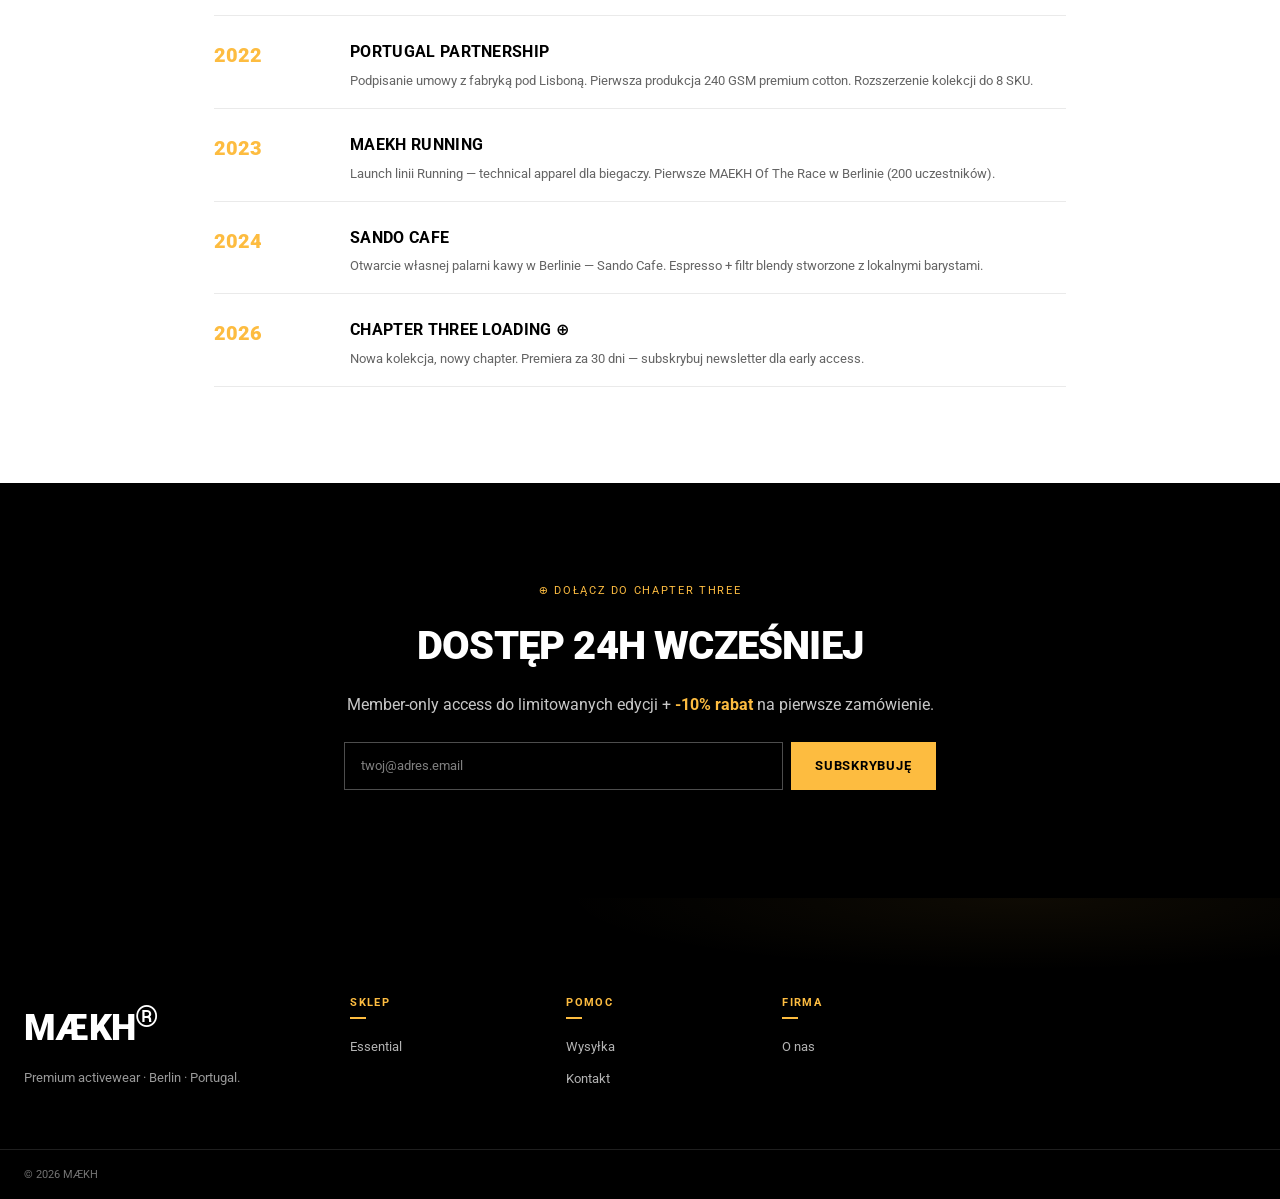
<file: about.html>
<!doctype html>
<html lang="pl">
<head>
<meta charset="utf-8">
<meta name="viewport" content="width=device-width, initial-scale=1, viewport-fit=cover">
<title>O nas — MÆKH | Premium activewear designed in Berlin, made in Portugal</title>
<meta name="description" content="MÆKH — historia marki. Designed in Berlin, made in Portugal. Premium 240 GSM cotton, limitowane edycje, etyczna produkcja.">
<meta name="robots" content="noindex,nofollow">
<link rel="icon" type="image/svg+xml" href="favicon.svg">
<link rel="stylesheet" href="styles.css">
<link href="https://fonts.googleapis.com/css2?family=Roboto:wght@400;500;700;900&display=swap" rel="stylesheet">
</head>
<body>
<aside class="bar"><div class="bar__track"><div class="bar__row"><span>DARMOWA WYSYŁKA OD 200 EUR</span><span class="bar__sep">⊕</span><span><strong>MADE IN PORTUGAL</strong></span><span class="bar__sep">⊕</span><span>240 GSM PREMIUM COTTON</span><span class="bar__sep">⊕</span></div><div class="bar__row" aria-hidden="true"><span>DARMOWA WYSYŁKA OD 200 EUR</span><span class="bar__sep">⊕</span><span><strong>MADE IN PORTUGAL</strong></span><span class="bar__sep">⊕</span><span>240 GSM PREMIUM COTTON</span><span class="bar__sep">⊕</span></div></div></aside>
<header class="hdr"><div class="hdr__inner"><a class="hdr__logo" href="index.html"><span class="hdr__logo-text">MÆKH</span><span class="hdr__logo-r">®</span></a><nav class="hdr__nav"><a href="collection.html">ESSENTIAL</a><a href="collection.html?c=running">RUNNING</a><a href="pdp.html">PROTEIN BAR</a><a href="collection.html?c=chapter-one">CHAPTERS</a><a href="about.html">O NAS</a><a href="contact.html">KONTAKT</a></nav><div class="hdr__actions"><button class="hdr__btn" data-search-trigger>Szukaj</button><button class="hdr__btn hdr__btn--cart" data-cart-trigger><span>Koszyk</span><span class="hdr__cart-count" data-cart-count>0</span></button><button class="hdr__burger" data-drawer-trigger aria-label="Menu"><span></span><span></span></button></div></div></header>

<main>
  <section class="about__hero">
    <div class="about__hero-bg" style="background-image:url('assets/product-lifestyle-2.jpg')"></div>
    <div class="about__hero-overlay"></div>
    <div class="about__hero-inner">
      <span class="about__eyebrow">O MARCE · BERLIN ↗ LISBON</span>
      <h1>STREETWEAR<br>BEZ KOMPROMISÓW</h1>
      <p>Designed in Berlin · made in Portugal · noszone na całym świecie. Premium 240 GSM premium cotton w każdym szwie. Limitowane edycje, etyczna produkcja, prawdziwy materiał.</p>
    </div>
  </section>

  <section class="about__section" data-reveal>
    <div class="about__split">
      <div class="about__col-img" style="background-image:url('assets/product-lifestyle-1.jpg')"></div>
      <div class="about__col-text">
        <span class="about__eyebrow">⊕ NASZA MISJA</span>
        <h2>NIE PRODUKT.<br>STATEMENT.</h2>
        <p>Założyliśmy MÆKH w 2021 roku z prostej obserwacji: rynek activewear był pełen <strong>plastikowych t-shirtów za 50 zł</strong> lub <strong>luxury brand z metką "made in China"</strong>. Nic pośrodku.</p>
        <p>Postanowiliśmy zrobić markę, której założyciele chcieliby nosić sami: prawdziwy materiał (240 GSM ringspun cotton z Portugalii), prawdziwa produkcja (rodzinna fabryka pod Lisboną, z którą pracujemy od dnia jeden) i <strong>prawdziwy charakter</strong> — minimalizm, ale z duszą.</p>
        <p>Każda kolekcja to chapter. Każdy chapter to limited edition. Gdy się skończy — nie wraca.</p>
      </div>
    </div>
  </section>

  <section class="about__stats">
    <div class="about__stats-grid">
      <div class="about__stat" data-reveal><strong>3,400+</strong><span>Zadowolonych klientów</span></div>
      <div class="about__stat" data-reveal><strong>240 GSM</strong><span>Premium cotton</span></div>
      <div class="about__stat" data-reveal><strong>4.8/5</strong><span>★ Ocena (127 opinii)</span></div>
      <div class="about__stat" data-reveal><strong>2021</strong><span>Rok założenia</span></div>
    </div>
  </section>

  <section class="about__section" data-reveal>
    <div class="about__split">
      <div class="about__col-text">
        <span class="about__eyebrow">⊕ MADE IN PORTUGAL</span>
        <h2>PORTUGALIA, NIE CHINY.</h2>
        <p>Każdy nasz produkt powstaje w <strong>rodzinnej fabryce 30 km na zachód od Lisbony</strong>. Specjalizują się w premium cotton apparel dla brandów luxury — od 1986 roku, trzecie pokolenie właścicieli.</p>
        <p>Dlaczego nie Polska? Bo Polska nie ma już infrastruktury do 240 GSM ringspun yarn premium cotton. Dlaczego nie Chiny? Bo cena nie kompensuje braku etyki produkcji i jakości materiału.</p>
        <p>Portugalia to dzisiaj <strong>European Italy of textiles</strong> — tu produkują Stone Island, Acne, Jacquemus. My płacimy wyższe stawki, dostajemy lepszy efekt.</p>
        <a class="hero__cta hero__cta--primary" href="collection.html" style="background:var(--color-black);color:var(--color-white); margin-top: var(--s-4); display: inline-flex">ZOBACZ KOLEKCJĘ <span>→</span></a>
      </div>
      <div class="about__col-img" style="background-image:url('assets/product-back.png')"></div>
    </div>
  </section>

  <section class="about__timeline" data-reveal>
    <h2>NASZA HISTORIA</h2>
    <div class="about__timeline-list">
      <div class="about__timeline-item">
        <div class="about__timeline-year">2021</div>
        <div class="about__timeline-content">
          <h3>POCZĄTKI</h3>
          <p>Założenie marki w Berlinie. Pierwsza kolekcja "Chapter One — Origins" — 3 produkty, 50 sztuk każdy. Wyprzedane w 72h.</p>
        </div>
      </div>
      <div class="about__timeline-item">
        <div class="about__timeline-year">2022</div>
        <div class="about__timeline-content">
          <h3>PORTUGAL PARTNERSHIP</h3>
          <p>Podpisanie umowy z fabryką pod Lisboną. Pierwsza produkcja 240 GSM premium cotton. Rozszerzenie kolekcji do 8 SKU.</p>
        </div>
      </div>
      <div class="about__timeline-item">
        <div class="about__timeline-year">2023</div>
        <div class="about__timeline-content">
          <h3>MAEKH RUNNING</h3>
          <p>Launch linii Running — technical apparel dla biegaczy. Pierwsze MAEKH Of The Race w Berlinie (200 uczestników).</p>
        </div>
      </div>
      <div class="about__timeline-item">
        <div class="about__timeline-year">2024</div>
        <div class="about__timeline-content">
          <h3>SANDO CAFE</h3>
          <p>Otwarcie własnej palarni kawy w Berlinie — Sando Cafe. Espresso + filtr blendy stworzone z lokalnymi barystami.</p>
        </div>
      </div>
      <div class="about__timeline-item">
        <div class="about__timeline-year">2026</div>
        <div class="about__timeline-content">
          <h3>CHAPTER THREE LOADING ⊕</h3>
          <p>Nowa kolekcja, nowy chapter. Premiera za 30 dni — subskrybuj newsletter dla early access.</p>
        </div>
      </div>
    </div>
  </section>

  <section class="news" data-reveal>
    <div class="news__container">
      <span class="news__eyebrow">⊕ DOŁĄCZ DO CHAPTER THREE</span>
      <h2 class="news__title">DOSTĘP 24H WCZEŚNIEJ</h2>
      <p class="news__body">Member-only access do limitowanych edycji + <strong>-10% rabat</strong> na pierwsze zamówienie.</p>
      <form class="news__form" data-news><input type="email" placeholder="twoj@adres.email" required><button type="submit">Subskrybuję</button></form>
    </div>
  </section>
</main>

<div class="cart-backdrop" data-cart-backdrop></div>
<aside class="cart" data-cart aria-hidden="true"><header class="cart__head"><h2 class="cart__title">Koszyk · <span data-cart-items-label>0</span></h2><button class="cart__close" data-cart-close>×</button></header><div class="cart__progress" data-progress><p class="cart__progress-label">Do <strong>darmowej wysyłki</strong> brakuje <strong data-progress-remaining>200 EUR</strong></p><div class="cart__progress-bar"><div class="cart__progress-fill" data-progress-fill style="width:0%"></div></div><p class="cart__progress-tier" data-progress-tier><span class="dot dot--ok"></span> Dodaj produkt aby zacząć</p></div><div class="cart__items" data-cart-items><div class="cart__empty"><p>Koszyk jest pusty</p></div></div><footer class="cart__foot" data-cart-foot hidden><div class="cart__totals"><span>Suma</span><strong data-cart-total>0,00 zł</strong></div><a class="cart__checkout" href="cart.html">Kasa ↗</a></footer></aside>
<div class="toast" data-toast aria-hidden="true"><span class="toast__icon">✓</span><span class="toast__text" data-toast-text></span></div>
<div class="search" data-search aria-hidden="true"><div class="search__backdrop" data-search-close></div><div class="search__panel"><header class="search__head"><span class="search__brand">MÆKH<sup>®</sup></span><button class="search__close" data-search-close><span></span><span></span></button></header><div class="search__body"><form class="search__form"><span class="search__icon"><svg viewBox="0 0 24 24" fill="none" stroke="currentColor" stroke-width="1.8"><circle cx="11" cy="11" r="7"/><path d="m20 20-3.5-3.5"/></svg></span><input type="search" data-search-input placeholder="Czego szukasz?"><button type="button" class="search__clear" data-search-clear hidden>×</button></form><div class="search__hints" data-search-hints><p class="search__hint-label">POPULARNE</p><div class="search__chips"><button class="search__chip" data-search-q="longsleeve">Longsleeve</button><button class="search__chip" data-search-q="hoodie">Hoodie</button></div></div><div class="search__results" data-search-results hidden><p class="search__results-label">WYNIKI · <span data-results-count>0</span></p><div class="search__results-grid" data-results-grid></div><p class="search__empty" data-search-empty hidden>Brak wyników.</p></div></div></div></div>
<div class="drawer-backdrop" data-drawer-backdrop></div>
<aside class="drawer" data-drawer aria-hidden="true"><header class="drawer__head"><a class="drawer__brand" href="index.html">MÆKH<sup>®</sup></a><button class="drawer__close" data-drawer-close><span></span><span></span></button></header><div class="drawer__body"><nav class="drawer__nav"><a href="collection.html" style="--d-delay:60ms">ESSENTIAL <span>→</span></a><a href="about.html" style="--d-delay:120ms">O NAS <span>→</span></a><a href="contact.html" style="--d-delay:180ms">KONTAKT <span>→</span></a></nav></div></aside>
<div class="cookies" data-cookies aria-hidden="true"><div class="cookies__backdrop"></div><div class="cookies__panel"><h2 class="cookies__title">Cookies</h2><p class="cookies__body">Używamy cookies.</p><div class="cookies__actions"><button class="cookies__btn cookies__btn--primary" data-cookies-accept-all>Akceptuj</button><button class="cookies__btn cookies__btn--link" data-cookies-reject>Tylko niezbędne</button></div></div></div>
<footer class="ftr"><div class="ftr__inner"><div class="ftr__brand"><span class="ftr__logo">MÆKH<sup>®</sup></span><p>Premium activewear · Berlin · Portugal.</p></div><nav class="ftr__col"><h3>SKLEP</h3><a href="collection.html">Essential</a></nav><nav class="ftr__col"><h3>POMOC</h3><a href="contact.html">Wysyłka</a><a href="contact.html">Kontakt</a></nav><nav class="ftr__col"><h3>FIRMA</h3><a href="about.html">O nas</a></nav></div><div class="ftr__bottom"><p>© 2026 MÆKH</p></div></footer>
<!-- FAB mobile actions -->
<button class="fab-search" data-search-trigger aria-label="Wyszukaj"><svg class="fab-search__icon" viewBox="0 0 24 24"><circle cx="11" cy="11" r="7"/><path d="m20 20-3.5-3.5"/></svg></button>
<button class="fab-cart" data-cart-trigger aria-label="Koszyk"><svg class="fab-cart__icon" viewBox="0 0 24 24"><path d="M6 6h15l-1.5 9h-12L6 6z"/><circle cx="9" cy="20" r="1.5"/><circle cx="18" cy="20" r="1.5"/><path d="M6 6 5 3H2"/></svg><span class="fab-cart__badge" data-cart-count>0</span></button>
<script src="script.js" type="module"></script>
</body>
</html>
</file>
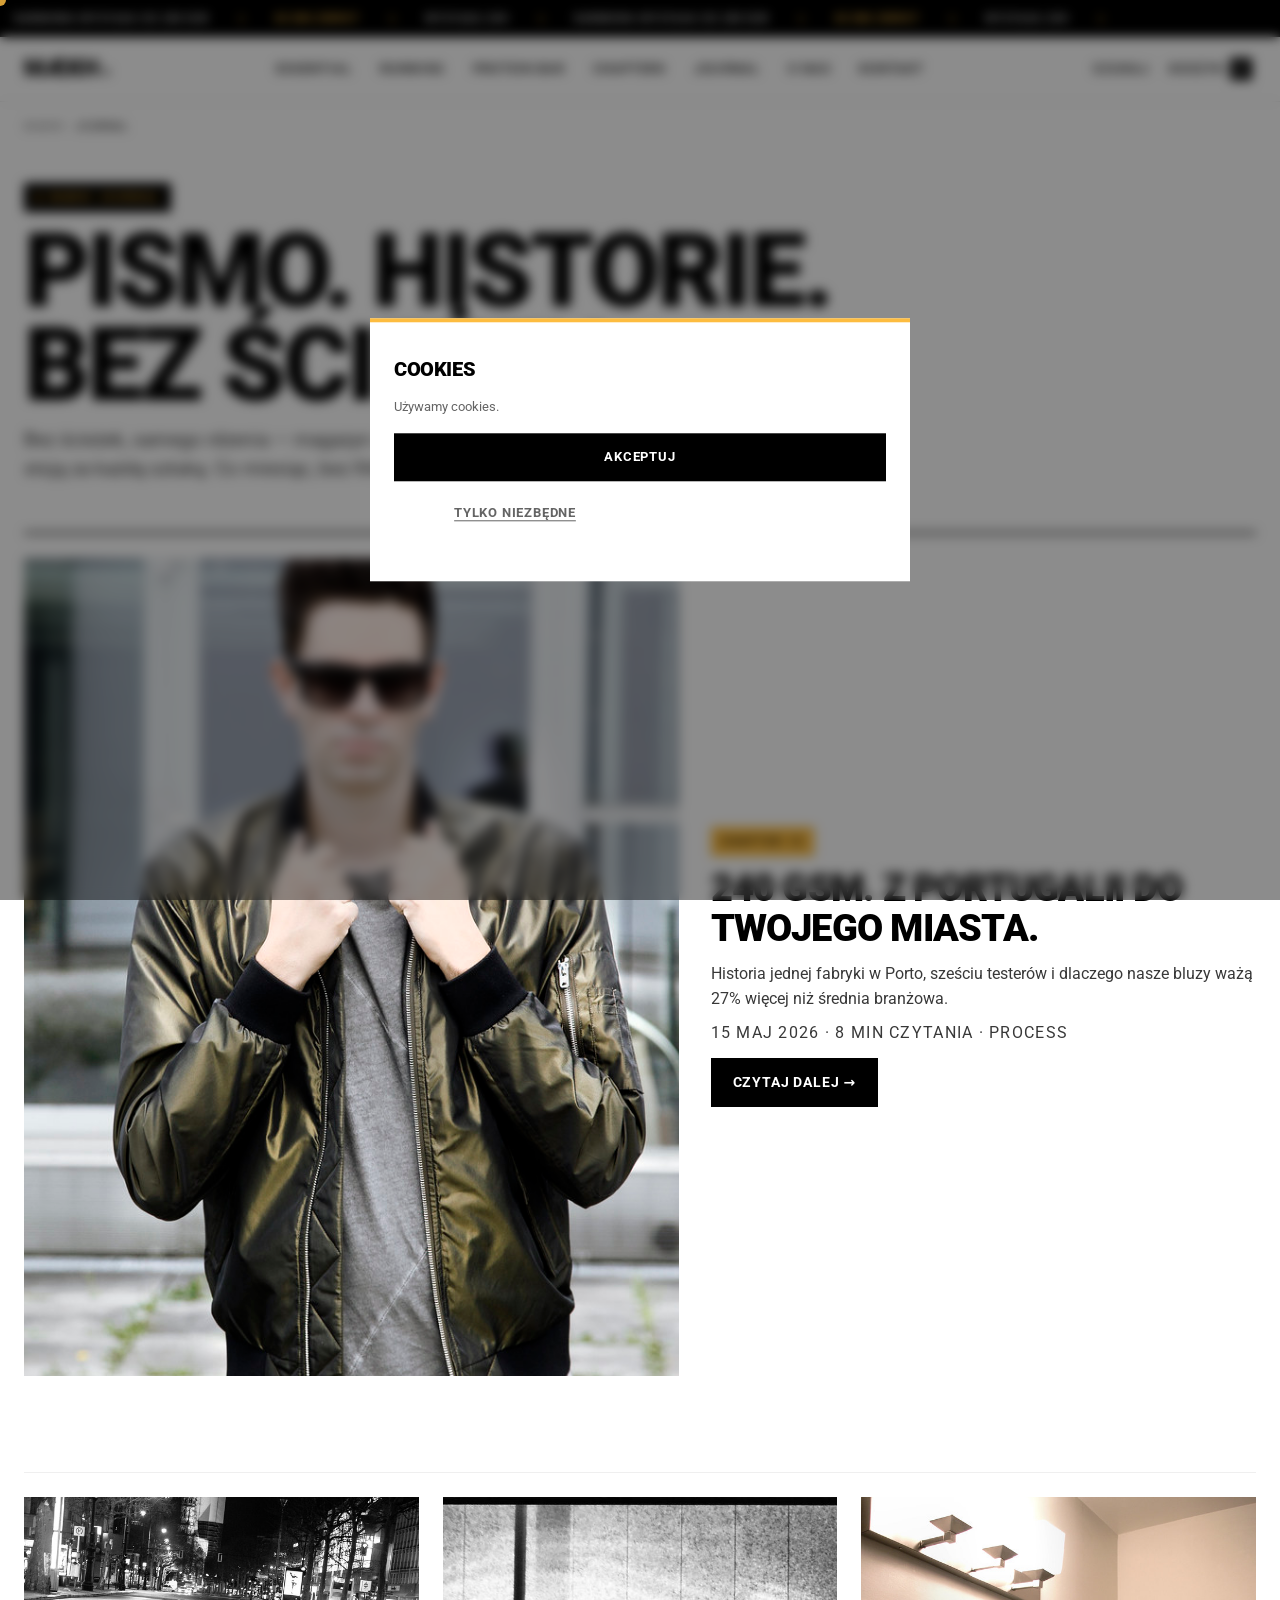
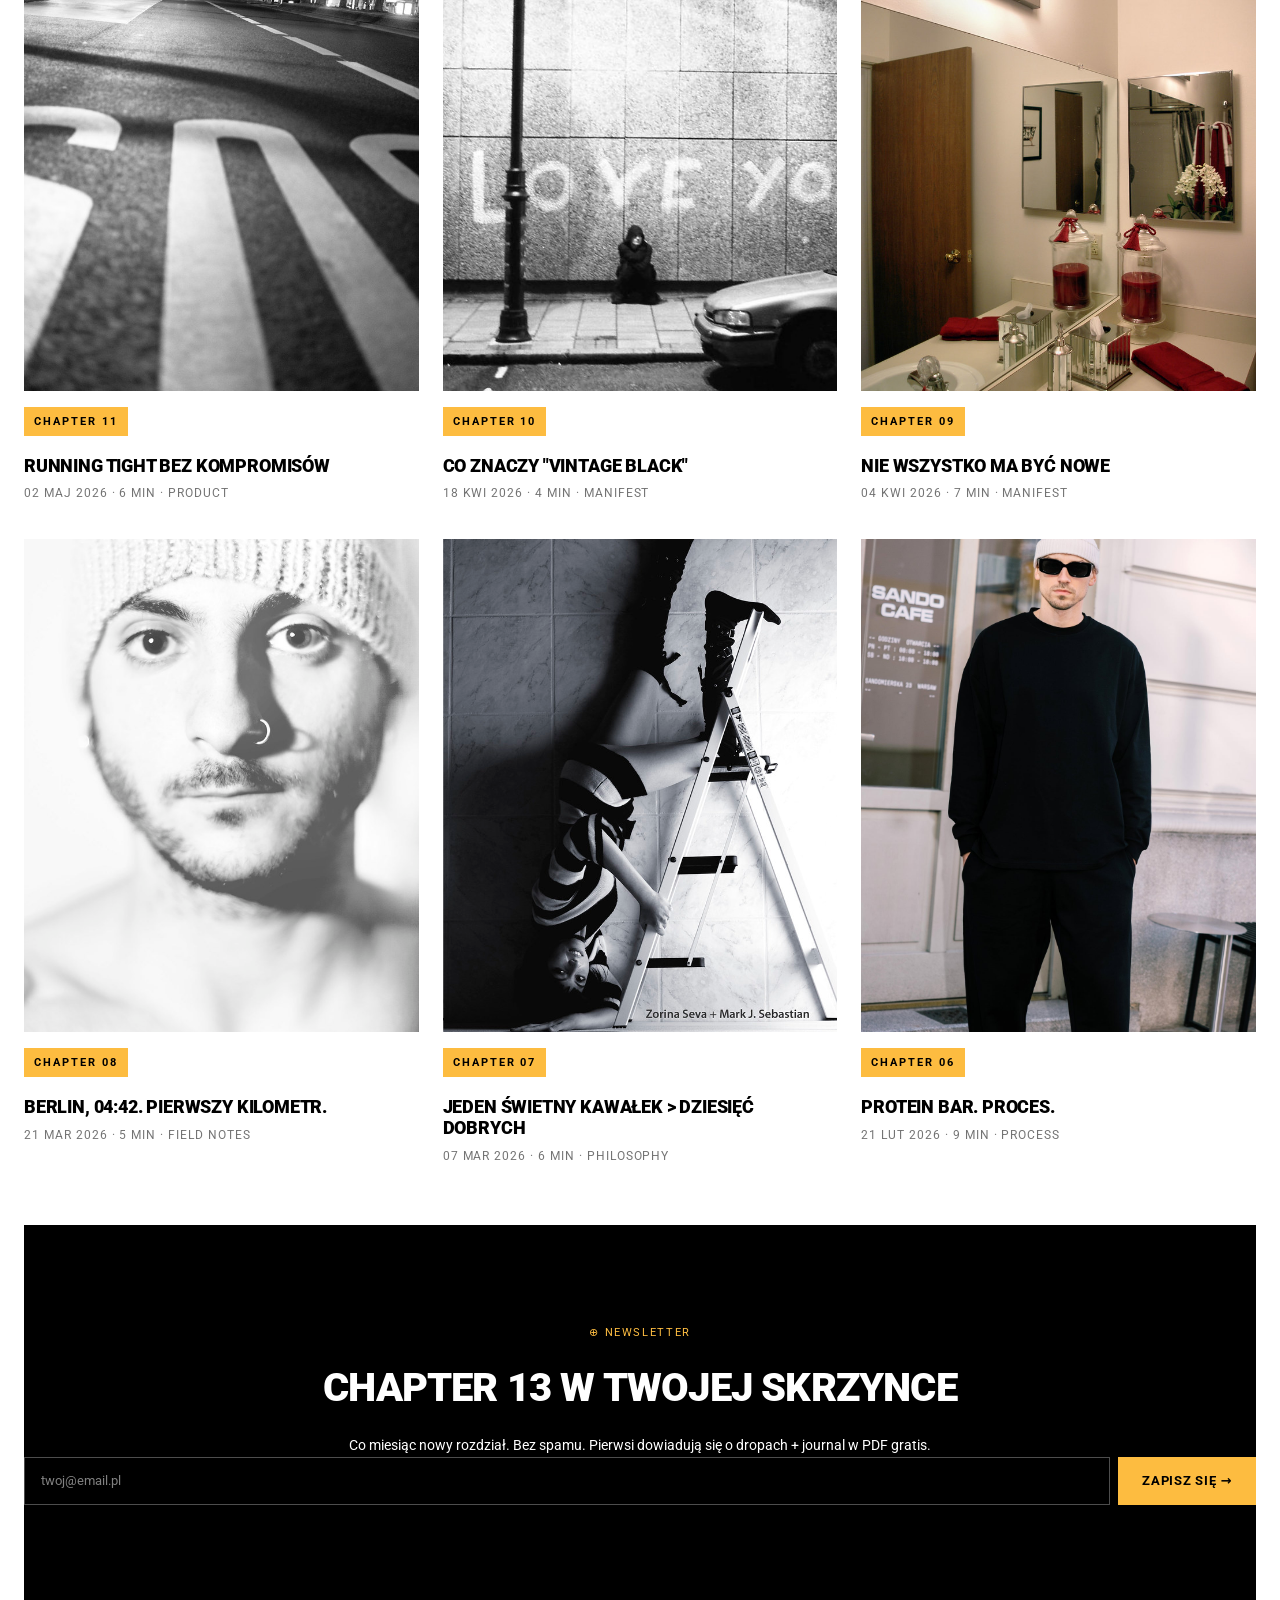
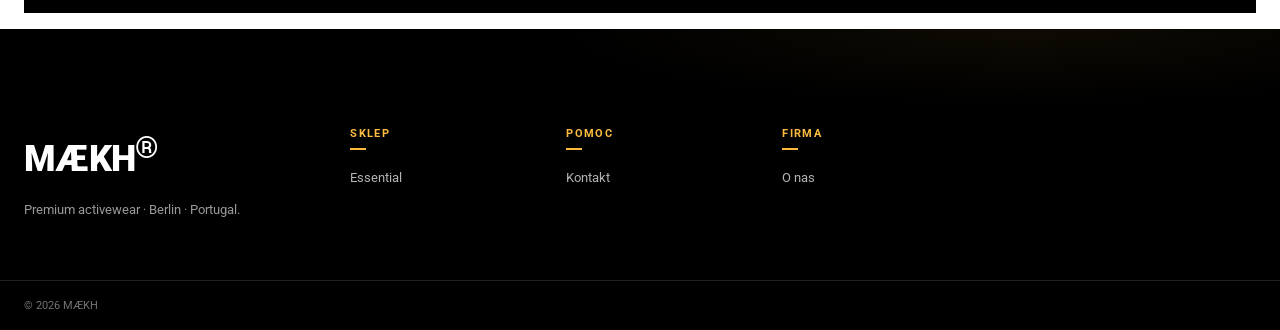
<file: blog.html>
<!doctype html>
<html lang="pl">
<head>
<meta charset="utf-8">
<meta name="viewport" content="width=device-width, initial-scale=1, viewport-fit=cover">
<title>Journal — MÆKH</title>
<meta name="description" content="Magazyn MÆKH — historie, training, ludzie i miejsca. Bez ścieżek, samego rdzenia.">
<link rel="icon" type="image/svg+xml" href="favicon.svg">
<link rel="stylesheet" href="styles.css">
<link href="https://fonts.googleapis.com/css2?family=Roboto:wght@400;500;700;900&display=swap" rel="stylesheet">
</head>
<body>
<aside class="bar"><div class="bar__track"><div class="bar__row"><span>DARMOWA WYSYŁKA OD 200 EUR</span><span class="bar__sep">⊕</span><span><strong>30 DNI ZWROT</strong></span><span class="bar__sep">⊕</span><span>WYSYŁKA 24H</span><span class="bar__sep">⊕</span></div><div class="bar__row" aria-hidden="true"><span>DARMOWA WYSYŁKA OD 200 EUR</span><span class="bar__sep">⊕</span><span><strong>30 DNI ZWROT</strong></span><span class="bar__sep">⊕</span><span>WYSYŁKA 24H</span><span class="bar__sep">⊕</span></div></div></aside>
<header class="hdr"><div class="hdr__inner"><a class="hdr__logo" href="index.html"><span class="hdr__logo-text">MÆKH</span><span class="hdr__logo-r">®</span></a><nav class="hdr__nav"><a href="collection.html">ESSENTIAL</a><a href="collection.html?c=running">RUNNING</a><a href="pdp.html">PROTEIN BAR</a><a href="collection.html?c=chapter-one">CHAPTERS</a><a href="blog.html" class="is-active">JOURNAL</a><a href="about.html">O NAS</a><a href="contact.html">KONTAKT</a></nav><div class="hdr__actions"><button class="hdr__btn" data-search-trigger>Szukaj</button><button class="hdr__btn hdr__btn--cart" data-cart-trigger><span>Koszyk</span><span class="hdr__cart-count" data-cart-count>0</span></button><button class="hdr__burger" data-drawer-trigger aria-label="Menu"><span></span><span></span></button></div></div></header>

<main class="blog">
  <nav class="bcrumb"><a href="index.html">MAEKH</a> <span>·</span> <span aria-current="page">Journal</span></nav>

  <header class="blog__hero" data-reveal>
    <span class="blog__eyebrow">⊕ MÆKH JOURNAL</span>
    <h1 class="blog__title">PISMO. HISTORIE.<br>BEZ ŚCIEŻEK.</h1>
    <p class="blog__lead">Bez ścieżek, samego rdzenia — magazyn o ludziach, miejscach i procesach które stoją za każdą sztuką. Co miesiąc, bez filtra.</p>
  </header>

  <article class="blog__featured" data-reveal>
    <a href="blog.html#chapter-12" class="blog__featured-img" style="background-image:url('assets/ugc-1.jpg')"></a>
    <div class="blog__featured-body">
      <span class="blog__chapter">CHAPTER 12</span>
      <h2><a href="blog.html#chapter-12">240 GSM. Z PORTUGALII DO TWOJEGO MIASTA.</a></h2>
      <p>Historia jednej fabryki w Porto, sześciu testerów i dlaczego nasze bluzy ważą 27% więcej niż średnia branżowa.</p>
      <p class="blog__meta">15 maj 2026 · 8 min czytania · Process</p>
      <a href="blog.html#chapter-12" class="blog__read">CZYTAJ DALEJ →</a>
    </div>
  </article>

  <section class="blog__grid">
    <article class="blog__card" data-reveal style="--card-delay: 0ms">
      <a href="blog.html" class="blog__card-img" style="background-image:url('assets/ugc-2.jpg')"></a>
      <span class="blog__chapter">CHAPTER 11</span>
      <h3><a href="blog.html">RUNNING TIGHT BEZ KOMPROMISÓW</a></h3>
      <p class="blog__meta">02 maj 2026 · 6 min · Product</p>
    </article>
    <article class="blog__card" data-reveal style="--card-delay: 80ms">
      <a href="blog.html" class="blog__card-img" style="background-image:url('assets/ugc-3.jpg')"></a>
      <span class="blog__chapter">CHAPTER 10</span>
      <h3><a href="blog.html">CO ZNACZY "VINTAGE BLACK"</a></h3>
      <p class="blog__meta">18 kwi 2026 · 4 min · Manifest</p>
    </article>
    <article class="blog__card" data-reveal style="--card-delay: 160ms">
      <a href="blog.html" class="blog__card-img" style="background-image:url('assets/ugc-4.jpg')"></a>
      <span class="blog__chapter">CHAPTER 09</span>
      <h3><a href="blog.html">NIE WSZYSTKO MA BYĆ NOWE</a></h3>
      <p class="blog__meta">04 kwi 2026 · 7 min · Manifest</p>
    </article>
    <article class="blog__card" data-reveal style="--card-delay: 240ms">
      <a href="blog.html" class="blog__card-img" style="background-image:url('assets/ugc-5.jpg')"></a>
      <span class="blog__chapter">CHAPTER 08</span>
      <h3><a href="blog.html">BERLIN, 04:42. PIERWSZY KILOMETR.</a></h3>
      <p class="blog__meta">21 mar 2026 · 5 min · Field notes</p>
    </article>
    <article class="blog__card" data-reveal style="--card-delay: 320ms">
      <a href="blog.html" class="blog__card-img" style="background-image:url('assets/ugc-6.jpg')"></a>
      <span class="blog__chapter">CHAPTER 07</span>
      <h3><a href="blog.html">JEDEN ŚWIETNY KAWAŁEK > DZIESIĘĆ DOBRYCH</a></h3>
      <p class="blog__meta">07 mar 2026 · 6 min · Philosophy</p>
    </article>
    <article class="blog__card" data-reveal style="--card-delay: 400ms">
      <a href="blog.html" class="blog__card-img" style="background-image:url('assets/product-lifestyle-1.jpg')"></a>
      <span class="blog__chapter">CHAPTER 06</span>
      <h3><a href="blog.html">PROTEIN BAR. PROCES.</a></h3>
      <p class="blog__meta">21 lut 2026 · 9 min · Process</p>
    </article>
  </section>

  <section class="news" data-reveal>
    <div class="news__inner">
      <span class="news__eyebrow">⊕ NEWSLETTER</span>
      <h2 class="news__title">CHAPTER 13 W TWOJEJ SKRZYNCE</h2>
      <p class="news__lead">Co miesiąc nowy rozdział. Bez spamu. Pierwsi dowiadują się o dropach + journal w PDF gratis.</p>
      <form class="news__form" action="#"><input type="email" placeholder="twoj@email.pl" required><button type="submit">ZAPISZ SIĘ →</button></form>
    </div>
  </section>
</main>

<div class="cart-backdrop" data-cart-backdrop></div>
<aside class="cart" data-cart aria-hidden="true"><header class="cart__head"><h2 class="cart__title">Koszyk · <span data-cart-items-label>0</span></h2><button class="cart__close" data-cart-close>×</button></header><div class="cart__progress" data-progress><p class="cart__progress-label">Do <strong>darmowej wysyłki</strong> brakuje <strong data-progress-remaining>200 EUR</strong></p><div class="cart__progress-bar"><div class="cart__progress-fill" data-progress-fill style="width:0%"></div></div><p class="cart__progress-tier" data-progress-tier><span class="dot dot--ok"></span> Dodaj produkt aby zacząć</p></div><div class="cart__items" data-cart-items><div class="cart__empty"><p>Koszyk jest pusty</p></div></div><footer class="cart__foot" data-cart-foot hidden><div class="cart__totals"><span>Suma</span><strong data-cart-total>0,00 zł</strong></div><a class="cart__checkout" href="cart.html">Kasa ↗</a></footer></aside>
<div class="toast" data-toast aria-hidden="true"><span class="toast__icon">✓</span><span class="toast__text" data-toast-text></span></div>
<div class="search" data-search aria-hidden="true"><div class="search__backdrop" data-search-close></div><div class="search__panel"><header class="search__head"><span class="search__brand">MÆKH<sup>®</sup></span><button class="search__close" data-search-close><span></span><span></span></button></header><div class="search__body"><form class="search__form"><span class="search__icon"><svg viewBox="0 0 24 24" fill="none" stroke="currentColor" stroke-width="1.8"><circle cx="11" cy="11" r="7"/><path d="m20 20-3.5-3.5"/></svg></span><input type="search" data-search-input placeholder="Czego szukasz?"><button type="button" class="search__clear" data-search-clear hidden>×</button></form><div class="search__hints" data-search-hints><p class="search__hint-label">POPULARNE</p><div class="search__chips"><button class="search__chip" data-search-q="longsleeve">Longsleeve</button><button class="search__chip" data-search-q="hoodie">Hoodie</button></div></div><div class="search__results" data-search-results hidden><p class="search__results-label">WYNIKI · <span data-results-count>0</span></p><div class="search__results-grid" data-results-grid></div><p class="search__empty" data-search-empty hidden>Brak wyników.</p></div></div></div></div>
<div class="drawer-backdrop" data-drawer-backdrop></div>
<aside class="drawer" data-drawer aria-hidden="true"><div class="drawer__inner"><header class="drawer__head"><a class="drawer__brand" href="index.html">MÆKH<sup>®</sup></a><button class="drawer__close" data-drawer-close><span></span><span></span></button></header><section class="drawer__section"><h2 class="drawer__section-label">Sklep</h2><nav class="drawer__nav"><a href="collection.html?c=essential">Essential <span>→</span></a><a href="collection.html?c=running">Running <span>→</span></a><a href="pdp.html">Protein Bar <span>→</span></a></nav></section><section class="drawer__section"><a class="drawer__cta-btn" href="collection.html"><span>KUP NOWĄ KOLEKCJĘ</span><span>↗</span></a></section></div></aside>
<div class="cookies" data-cookies aria-hidden="true"><div class="cookies__backdrop"></div><div class="cookies__panel"><h2 class="cookies__title">Cookies</h2><p class="cookies__body">Używamy cookies.</p><div class="cookies__actions"><button class="cookies__btn cookies__btn--primary" data-cookies-accept-all>Akceptuj</button><button class="cookies__btn cookies__btn--link" data-cookies-reject>Tylko niezbędne</button></div></div></div>
<footer class="ftr"><div class="ftr__inner"><div class="ftr__brand"><span class="ftr__logo">MÆKH<sup>®</sup></span><p>Premium activewear · Berlin · Portugal.</p></div><nav class="ftr__col"><h3>SKLEP</h3><a href="collection.html">Essential</a></nav><nav class="ftr__col"><h3>POMOC</h3><a href="contact.html">Kontakt</a></nav><nav class="ftr__col"><h3>FIRMA</h3><a href="about.html">O nas</a></nav></div><div class="ftr__bottom"><p>© 2026 MÆKH</p></div></footer>
<!-- FAB mobile actions -->
<button class="fab-search" data-search-trigger aria-label="Wyszukaj"><svg class="fab-search__icon" viewBox="0 0 24 24"><circle cx="11" cy="11" r="7"/><path d="m20 20-3.5-3.5"/></svg></button>
<button class="fab-cart" data-cart-trigger aria-label="Koszyk"><svg class="fab-cart__icon" viewBox="0 0 24 24"><path d="M6 6h15l-1.5 9h-12L6 6z"/><circle cx="9" cy="20" r="1.5"/><circle cx="18" cy="20" r="1.5"/><path d="M6 6 5 3H2"/></svg><span class="fab-cart__badge" data-cart-count>0</span></button>
<script src="script.js" type="module"></script>
</body>
</html>
</file>
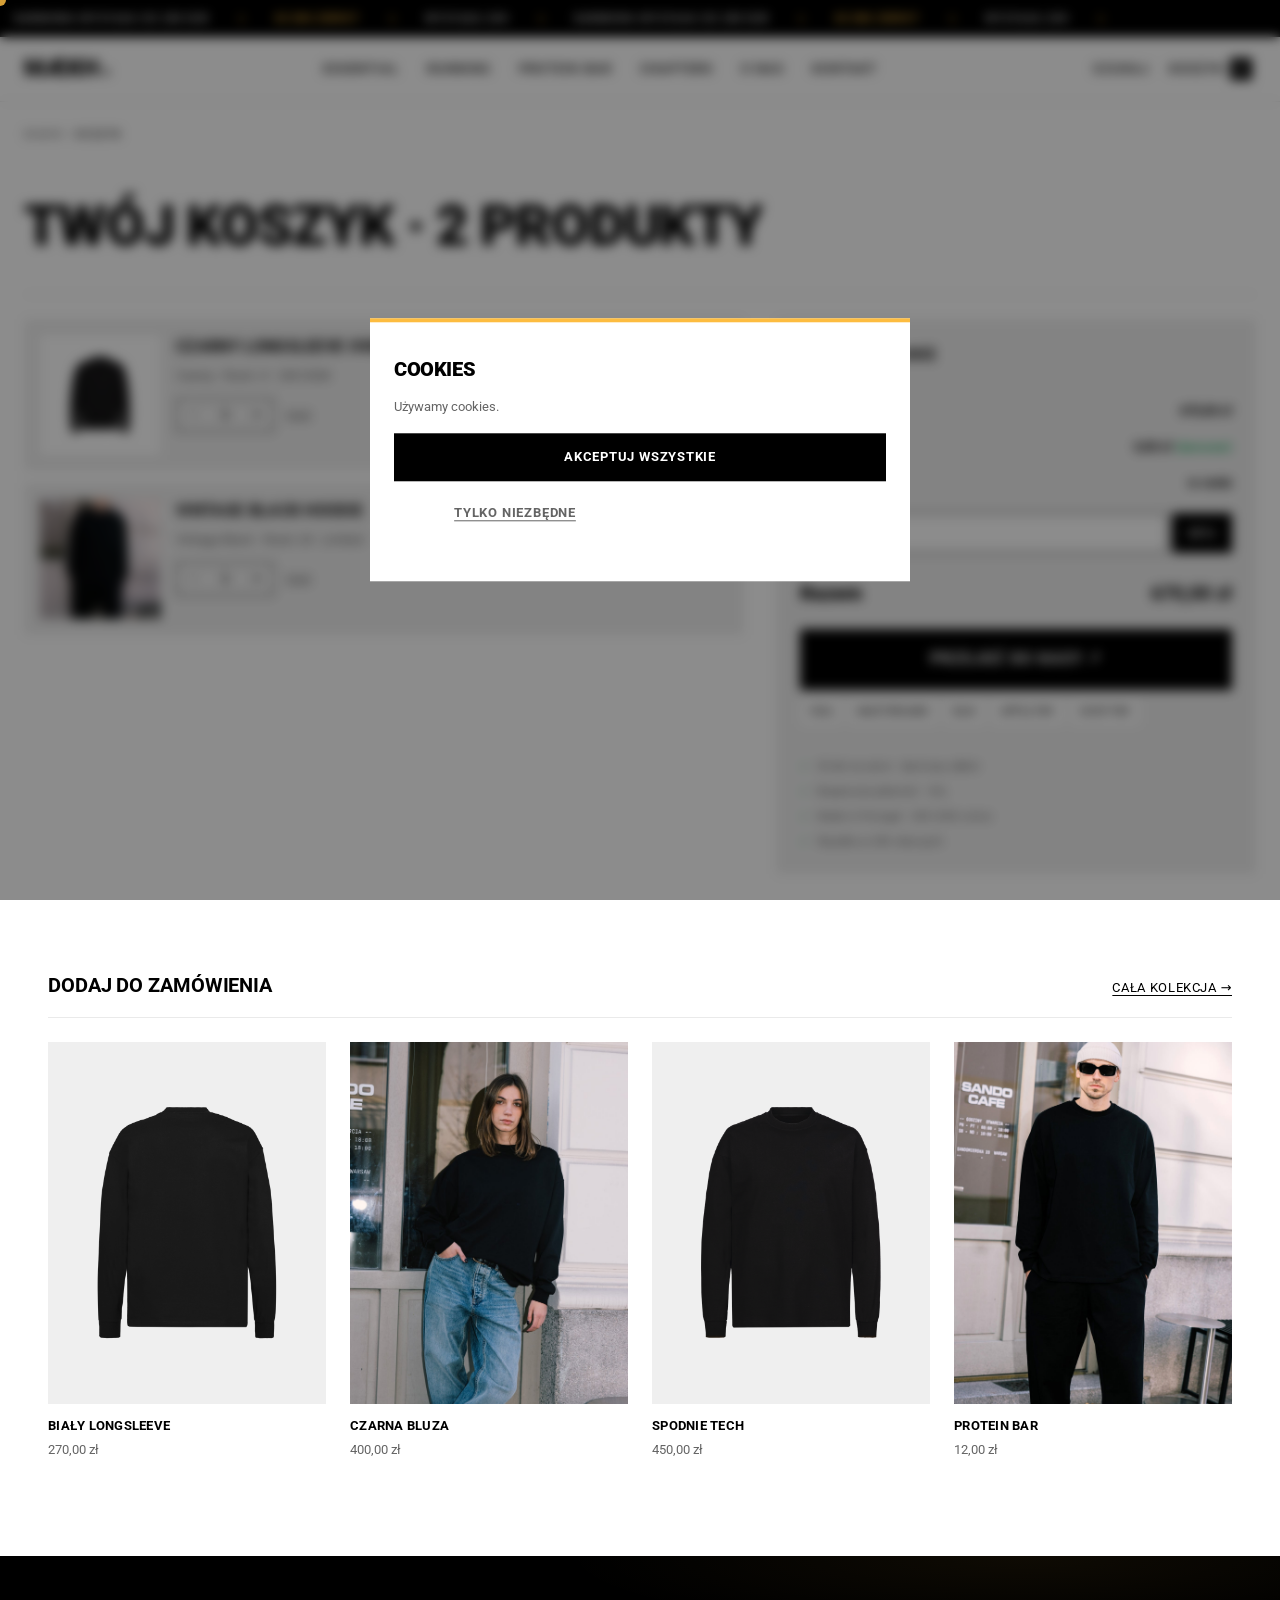
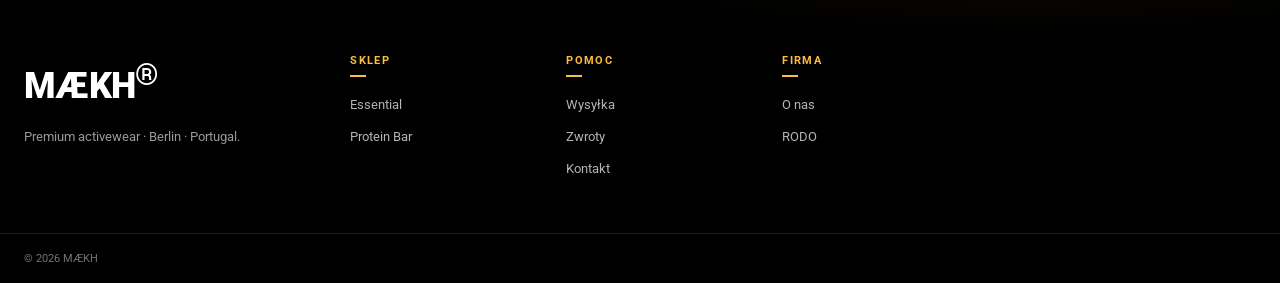
<file: cart.html>
<!doctype html>
<html lang="pl">
<head>
<meta charset="utf-8">
<meta name="viewport" content="width=device-width, initial-scale=1, viewport-fit=cover">
<title>Twój koszyk — MÆKH</title>
<meta name="robots" content="noindex,nofollow">
<link rel="icon" type="image/svg+xml" href="favicon.svg">
<link rel="stylesheet" href="styles.css">
<link href="https://fonts.googleapis.com/css2?family=Roboto:wght@400;500;700;900&display=swap" rel="stylesheet">
</head>
<body>
<aside class="bar"><div class="bar__track"><div class="bar__row"><span>DARMOWA WYSYŁKA OD 200 EUR</span><span class="bar__sep">⊕</span><span><strong>30 DNI ZWROT</strong></span><span class="bar__sep">⊕</span><span>WYSYŁKA 24H</span><span class="bar__sep">⊕</span></div><div class="bar__row" aria-hidden="true"><span>DARMOWA WYSYŁKA OD 200 EUR</span><span class="bar__sep">⊕</span><span><strong>30 DNI ZWROT</strong></span><span class="bar__sep">⊕</span><span>WYSYŁKA 24H</span><span class="bar__sep">⊕</span></div></div></aside>
<header class="hdr"><div class="hdr__inner"><a class="hdr__logo" href="index.html"><span class="hdr__logo-text">MÆKH</span><span class="hdr__logo-r">®</span></a><nav class="hdr__nav"><a href="collection.html">ESSENTIAL</a><a href="collection.html?c=running">RUNNING</a><a href="pdp.html">PROTEIN BAR</a><a href="collection.html?c=chapter-one">CHAPTERS</a><a href="about.html">O NAS</a><a href="contact.html">KONTAKT</a></nav><div class="hdr__actions"><button class="hdr__btn" data-search-trigger>Szukaj</button><button class="hdr__btn hdr__btn--cart" data-cart-trigger><span>Koszyk</span><span class="hdr__cart-count" data-cart-count>2</span></button><button class="hdr__burger" data-drawer-trigger aria-label="Menu"><span></span><span></span></button></div></div></header>

<main class="cart-page">
  <nav class="bcrumb"><a href="index.html">MAEKH</a> <span>·</span> <span aria-current="page">Koszyk</span></nav>

  <header class="cart-page__head">
    <h1 class="cart-page__title">Twój koszyk · 2 produkty</h1>
  </header>

  <div class="cart-page__layout">
    <div class="cart-page__items">
      <div class="cart-page__item">
        <div class="cart-page__item-img" style="background-image:url('assets/product-front.png')"></div>
        <div class="cart-page__item-body">
          <h3>CZARNY LONGSLEEVE OVERSIZE</h3>
          <p class="cart-page__item-meta">Czarny · Rozm. S · 240 GSM</p>
          <div class="cart-page__item-controls">
            <div class="cart-page__qty"><button>−</button><span>1</span><button>+</button></div>
            <button class="cart-page__item-remove">Usuń</button>
          </div>
        </div>
        <div class="cart-page__item-price">270,00 zł</div>
      </div>

      <div class="cart-page__item">
        <div class="cart-page__item-img" style="background-image:url('assets/product-lifestyle-1.jpg')"></div>
        <div class="cart-page__item-body">
          <h3>VINTAGE BLACK HOODIE</h3>
          <p class="cart-page__item-meta">Vintage Black · Rozm. M · Limited</p>
          <div class="cart-page__item-controls">
            <div class="cart-page__qty"><button>−</button><span>1</span><button>+</button></div>
            <button class="cart-page__item-remove">Usuń</button>
          </div>
        </div>
        <div class="cart-page__item-price">400,00 zł</div>
      </div>
    </div>

    <aside class="cart-page__summary">
      <h2>Podsumowanie</h2>
      <div class="cart-page__row"><span>Subtotal</span><strong>670,00 zł</strong></div>
      <div class="cart-page__row"><span>Wysyłka UE</span><strong>0,00 zł <small style="color:var(--color-success)">(darmowa!)</small></strong></div>
      <div class="cart-page__row"><span>VAT (23%)</span><strong>w cenie</strong></div>

      <div class="cart-page__promo">
        <input type="text" placeholder="Kod rabatowy" aria-label="Kod rabatowy">
        <button type="button">Użyj</button>
      </div>

      <div class="cart-page__row cart-page__row--total"><span>Razem</span><strong>670,00 zł</strong></div>

      <a href="cart.html#checkout" class="cart-page__checkout" data-checkout-stub>PRZEJDŹ DO KASY ↗</a>

      <div class="cart-page__pay-options"><span>VISA</span><span>MASTERCARD</span><span>BLIK</span><span>APPLE PAY</span><span>SHOP PAY</span></div>

      <ul class="cart-page__trust">
        <li>30 dni na zwrot · darmowy odbiór</li>
        <li>Bezpieczna płatność · SSL</li>
        <li>Made in Portugal · 240 GSM cotton</li>
        <li>Wysyłka w 24h roboczych</li>
      </ul>
    </aside>
  </div>

  <!-- Cross-sell -->
  <section class="cross" data-reveal style="margin-top: var(--s-9)">
    <div class="cross__head">
      <h2 class="cross__title">DODAJ DO ZAMÓWIENIA</h2>
      <a class="cross__link" href="collection.html">Cała kolekcja →</a>
    </div>
    <div class="cross__grid">
      <a class="cross__card" href="pdp.html" style="--card-delay: 0ms"><div class="cross__img-wrap"><div class="cross__img" style="background-image:url('assets/product-back.png')"></div><span class="cross__arrow">→</span></div><h3>BIAŁY LONGSLEEVE</h3><p class="cross__price">270,00 zł</p></a>
      <a class="cross__card" href="pdp.html" style="--card-delay: 80ms"><div class="cross__img-wrap"><div class="cross__img" style="background-image:url('assets/product-lifestyle-2.jpg')"></div><span class="cross__arrow">→</span></div><h3>CZARNA BLUZA</h3><p class="cross__price">400,00 zł</p></a>
      <a class="cross__card" href="pdp.html" style="--card-delay: 160ms"><div class="cross__img-wrap"><div class="cross__img" style="background-image:url('assets/product-front.png')"></div><span class="cross__arrow">→</span></div><h3>SPODNIE TECH</h3><p class="cross__price">450,00 zł</p></a>
      <a class="cross__card" href="pdp.html" style="--card-delay: 240ms"><div class="cross__img-wrap"><div class="cross__img" style="background-image:url('assets/product-lifestyle-1.jpg')"></div><span class="cross__arrow">→</span></div><h3>PROTEIN BAR</h3><p class="cross__price">12,00 zł</p></a>
    </div>
  </section>
</main>

<div class="cart-backdrop" data-cart-backdrop></div>
<aside class="cart" data-cart aria-hidden="true"><header class="cart__head"><h2 class="cart__title">Twój koszyk · <span data-cart-items-label>0</span></h2><button class="cart__close" data-cart-close>×</button></header><div class="cart__progress" data-progress><p class="cart__progress-label">Do <strong>darmowej wysyłki</strong> brakuje <strong data-progress-remaining>200 EUR</strong></p><div class="cart__progress-bar"><div class="cart__progress-fill" data-progress-fill style="width:0%"></div></div><p class="cart__progress-tier" data-progress-tier><span class="dot dot--ok"></span> Dodaj produkt aby zacząć</p></div><div class="cart__items" data-cart-items><div class="cart__empty"><p>Koszyk jest pusty</p></div></div><footer class="cart__foot" data-cart-foot hidden><div class="cart__totals"><span>Suma</span><strong data-cart-total>0,00 zł</strong></div><a class="cart__checkout" href="cart.html">Przejdź do kasy ↗</a></footer></aside>
<div class="toast" data-toast aria-hidden="true"><span class="toast__icon">✓</span><span class="toast__text" data-toast-text>Dodano do koszyka</span></div>
<div class="search" data-search aria-hidden="true"><div class="search__backdrop" data-search-close></div><div class="search__panel"><header class="search__head"><span class="search__brand">MÆKH<sup>®</sup></span><button class="search__close" data-search-close><span></span><span></span></button></header><div class="search__body"><form class="search__form"><span class="search__icon"><svg viewBox="0 0 24 24" fill="none" stroke="currentColor" stroke-width="1.8"><circle cx="11" cy="11" r="7"/><path d="m20 20-3.5-3.5"/></svg></span><input type="search" data-search-input placeholder="Czego szukasz?"><button type="button" class="search__clear" data-search-clear hidden>×</button></form><div class="search__hints" data-search-hints><p class="search__hint-label">POPULARNE</p><div class="search__chips"><button class="search__chip" data-search-q="longsleeve">Longsleeve</button><button class="search__chip" data-search-q="hoodie">Hoodie</button></div></div><div class="search__results" data-search-results hidden><p class="search__results-label">WYNIKI · <span data-results-count>0</span></p><div class="search__results-grid" data-results-grid></div><p class="search__empty" data-search-empty hidden>Brak wyników.</p></div></div></div></div>
<div class="drawer-backdrop" data-drawer-backdrop></div>
<aside class="drawer" data-drawer aria-hidden="true"><header class="drawer__head"><a class="drawer__brand" href="index.html">MÆKH<sup>®</sup></a><button class="drawer__close" data-drawer-close><span></span><span></span></button></header><div class="drawer__body"><nav class="drawer__nav"><a href="collection.html" style="--d-delay:60ms">ESSENTIAL <span>→</span></a><a href="about.html" style="--d-delay:120ms">O NAS <span>→</span></a><a href="contact.html" style="--d-delay:180ms">KONTAKT <span>→</span></a></nav></div></aside>
<div class="cookies" data-cookies aria-hidden="true"><div class="cookies__backdrop"></div><div class="cookies__panel"><h2 class="cookies__title">Cookies</h2><p class="cookies__body">Używamy cookies.</p><div class="cookies__actions"><button class="cookies__btn cookies__btn--primary" data-cookies-accept-all>Akceptuj wszystkie</button><button class="cookies__btn cookies__btn--link" data-cookies-reject>Tylko niezbędne</button></div></div></div>
<footer class="ftr"><div class="ftr__inner"><div class="ftr__brand"><span class="ftr__logo">MÆKH<sup>®</sup></span><p>Premium activewear · Berlin · Portugal.</p></div><nav class="ftr__col"><h3>SKLEP</h3><a href="collection.html">Essential</a><a href="pdp.html">Protein Bar</a></nav><nav class="ftr__col"><h3>POMOC</h3><a href="contact.html">Wysyłka</a><a href="regulamin.html#zwroty">Zwroty</a><a href="contact.html">Kontakt</a></nav><nav class="ftr__col"><h3>FIRMA</h3><a href="about.html">O nas</a><a href="polityka.html">RODO</a></nav></div><div class="ftr__bottom"><p>© 2026 MÆKH</p></div></footer>
<!-- FAB mobile actions -->
<button class="fab-search" data-search-trigger aria-label="Wyszukaj"><svg class="fab-search__icon" viewBox="0 0 24 24"><circle cx="11" cy="11" r="7"/><path d="m20 20-3.5-3.5"/></svg></button>
<button class="fab-cart" data-cart-trigger aria-label="Koszyk"><svg class="fab-cart__icon" viewBox="0 0 24 24"><path d="M6 6h15l-1.5 9h-12L6 6z"/><circle cx="9" cy="20" r="1.5"/><circle cx="18" cy="20" r="1.5"/><path d="M6 6 5 3H2"/></svg><span class="fab-cart__badge" data-cart-count>0</span></button>
<script src="script.js" type="module"></script>
</body>
</html>
</file>
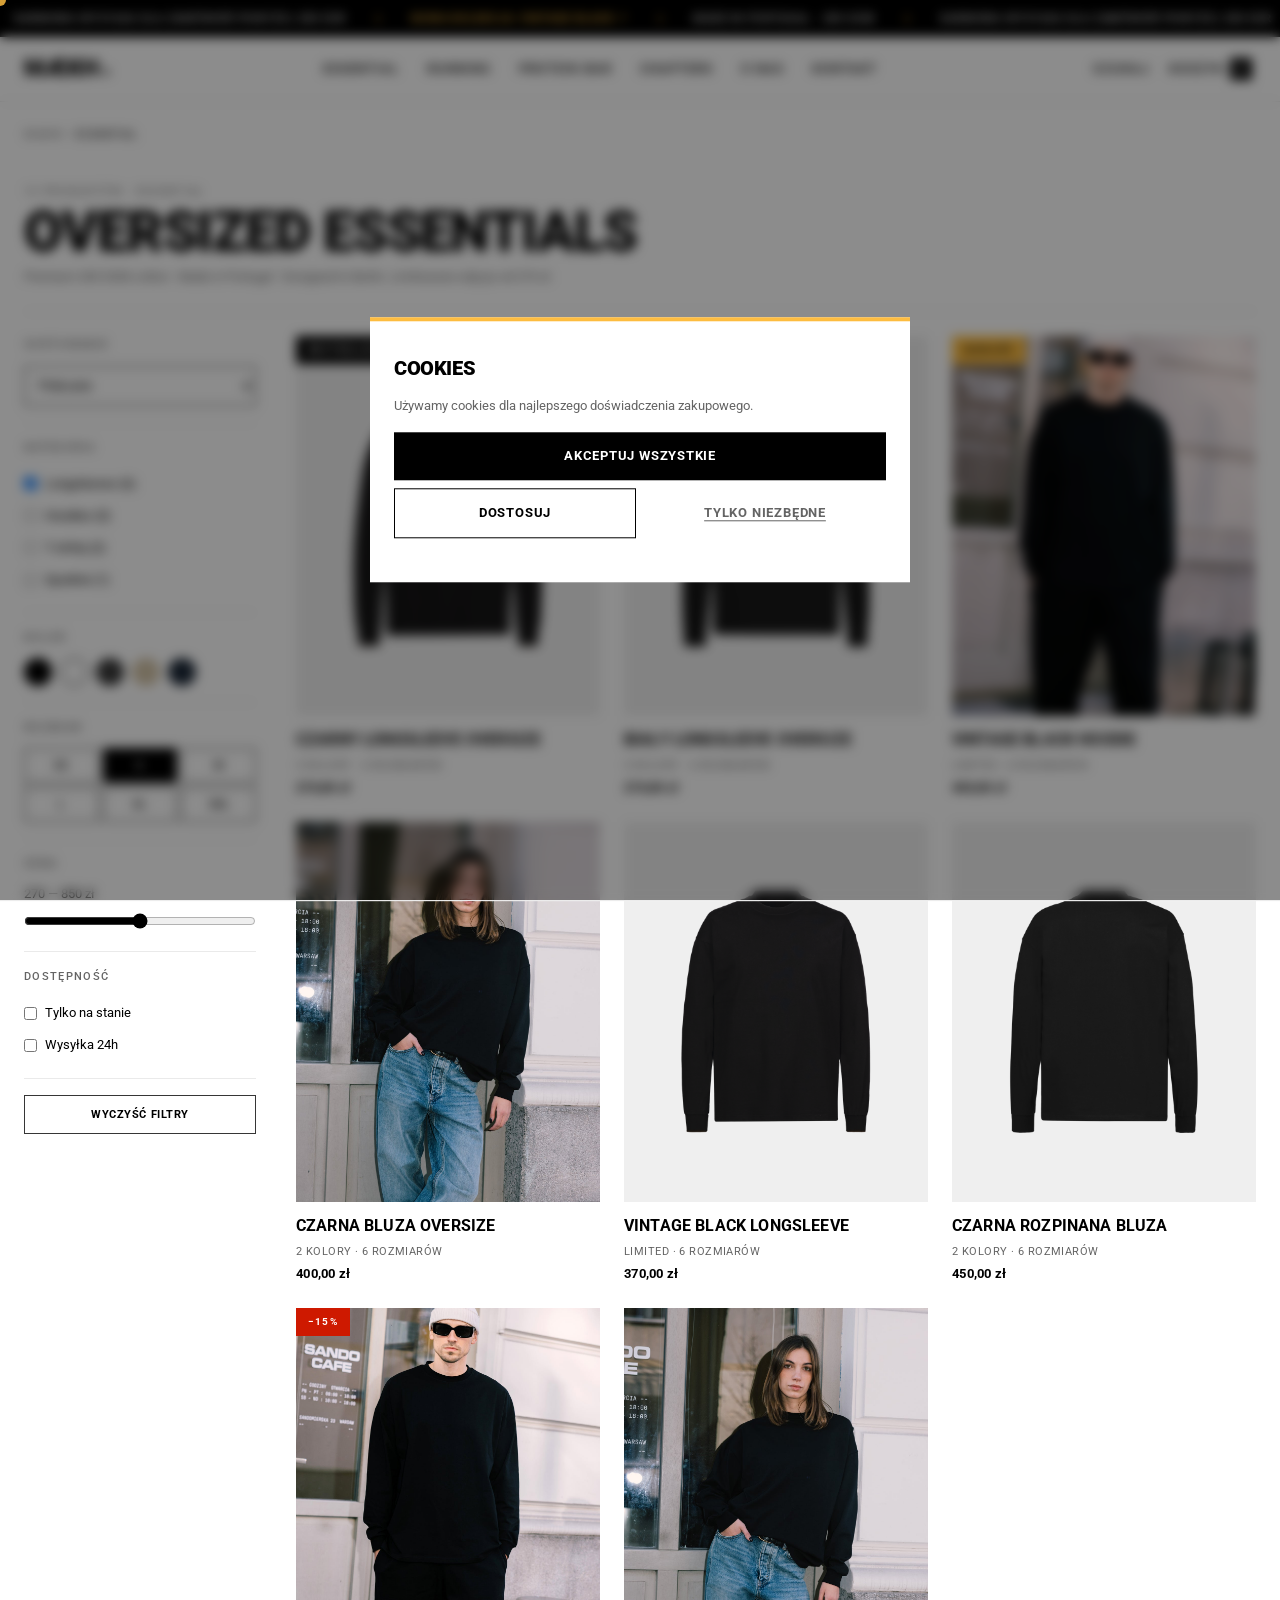
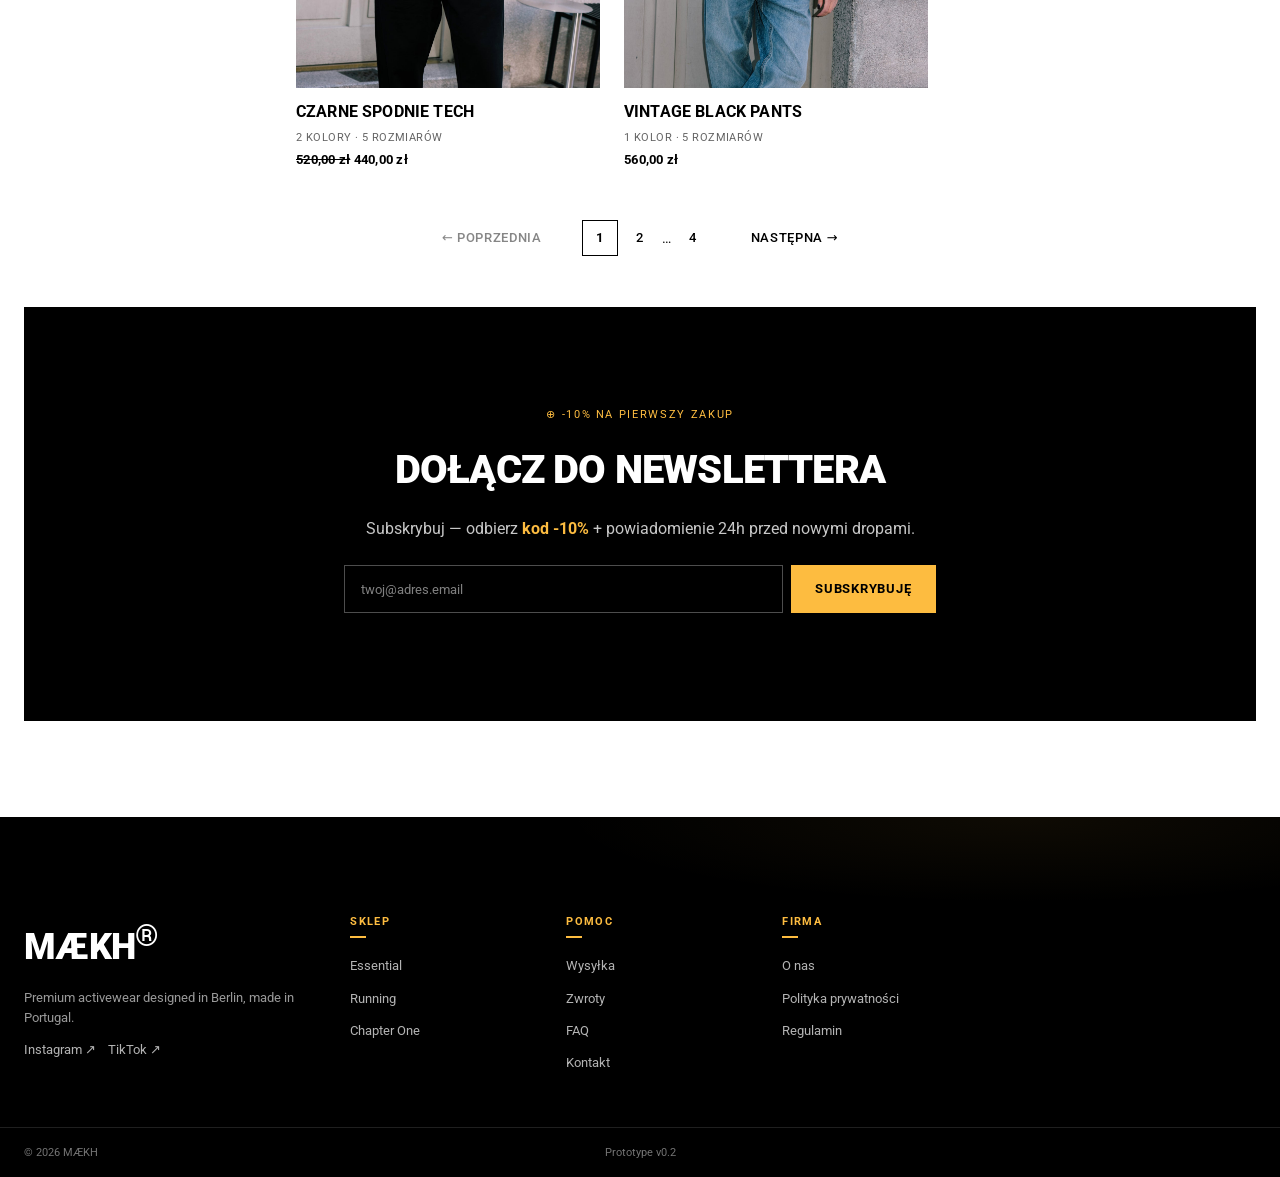
<file: collection.html>
<!doctype html>
<html lang="pl">
<head>
<meta charset="utf-8">
<meta name="viewport" content="width=device-width, initial-scale=1, viewport-fit=cover">
<title>ESSENTIAL — MÆKH | Oversized longsleeves, hoodies, technical apparel</title>
<meta name="description" content="Kolekcja Essential MÆKH — oversized longsleeves, hoodies, technical apparel. 240 GSM premium cotton, made in Portugal.">
<meta name="robots" content="noindex,nofollow">
<link rel="icon" type="image/svg+xml" href="favicon.svg">
<link rel="stylesheet" href="styles.css">
<link href="https://fonts.googleapis.com/css2?family=Roboto:wght@400;500;700;900&display=swap" rel="stylesheet">
</head>
<body>

<aside class="bar"><div class="bar__track"><div class="bar__row"><span>DARMOWA WYSYŁKA DLA ZAMÓWIEŃ POWYŻEJ 200 EUR</span><span class="bar__sep">⊕</span><span><strong>NOWA KOLEKCJA: VINTAGE BLACK ↗</strong></span><span class="bar__sep">⊕</span><span>MADE IN PORTUGAL · 240 GSM</span><span class="bar__sep">⊕</span></div><div class="bar__row" aria-hidden="true"><span>DARMOWA WYSYŁKA DLA ZAMÓWIEŃ POWYŻEJ 200 EUR</span><span class="bar__sep">⊕</span><span><strong>NOWA KOLEKCJA: VINTAGE BLACK ↗</strong></span><span class="bar__sep">⊕</span><span>MADE IN PORTUGAL · 240 GSM</span><span class="bar__sep">⊕</span></div></div></aside>

<header class="hdr">
  <div class="hdr__inner">
    <a class="hdr__logo" href="index.html"><span class="hdr__logo-text">MÆKH</span><span class="hdr__logo-r">®</span></a>
    <nav class="hdr__nav">
      <a href="collection.html">ESSENTIAL</a>
      <a href="collection.html?c=running">RUNNING</a>
      <a href="pdp.html">PROTEIN BAR</a>
      <a href="collection.html?c=chapter-one">CHAPTERS</a>
      <a href="about.html">O NAS</a>
      <a href="contact.html">KONTAKT</a>
    </nav>
    <div class="hdr__actions">
      <button class="hdr__btn" data-search-trigger>Szukaj</button>
      <button class="hdr__btn hdr__btn--cart" data-cart-trigger><span class="hdr__cart-label">Koszyk</span><span class="hdr__cart-count" data-cart-count>0</span></button>
      <button class="hdr__burger" data-drawer-trigger aria-label="Menu mobilne"><span></span><span></span></button>
    </div>
  </div>
</header>

<main class="coll">
  <nav class="bcrumb"><a href="index.html">MAEKH</a> <span>·</span> <span aria-current="page">Essential</span></nav>

  <header class="coll__head">
    <div>
      <span class="coll__eyebrow">12 PRODUKTÓW · ESSENTIAL</span>
      <h1 class="coll__title">OVERSIZED ESSENTIALS</h1>
      <p class="coll__lead">Premium 240 GSM cotton · Made in Portugal · Designed in Berlin. Limitowane edycje od 270 zł.</p>
    </div>
    <button class="coll__filter-toggle" data-filter-toggle aria-expanded="false">Filtry <span>↓</span></button>
  </header>

  <div class="coll__layout">

    <!-- Sidebar filters -->
    <aside class="filters" data-filters>
      <div class="filters__group">
        <h3>SORTOWANIE</h3>
        <select class="filters__select">
          <option>Polecane</option>
          <option>Najtańsze</option>
          <option>Najdroższe</option>
          <option>Nowe</option>
          <option>Bestsellery</option>
        </select>
      </div>
      <div class="filters__group">
        <h3>KATEGORIA</h3>
        <label><input type="checkbox" checked> Longsleeves (6)</label>
        <label><input type="checkbox"> Hoodies (3)</label>
        <label><input type="checkbox"> T-shirty (2)</label>
        <label><input type="checkbox"> Spodnie (1)</label>
      </div>
      <div class="filters__group">
        <h3>KOLOR</h3>
        <div class="filters__swatches">
          <button class="filters__swatch" style="--s:#000" aria-label="Czarny"></button>
          <button class="filters__swatch" style="--s:#fff; --sb:#000" aria-label="Biały"></button>
          <button class="filters__swatch" style="--s:#3a3a3a" aria-label="Vintage Black"></button>
          <button class="filters__swatch" style="--s:#d3c4a8" aria-label="Cream"></button>
          <button class="filters__swatch" style="--s:#1c2837" aria-label="Granat"></button>
        </div>
      </div>
      <div class="filters__group">
        <h3>ROZMIAR</h3>
        <div class="filters__sizes">
          <button>XS</button><button class="is-active">S</button><button>M</button><button>L</button><button>XL</button><button>XXL</button>
        </div>
      </div>
      <div class="filters__group">
        <h3>CENA</h3>
        <p class="filters__price-range">270 — 850 zł</p>
        <input type="range" min="0" max="850" value="425">
      </div>
      <div class="filters__group">
        <h3>DOSTĘPNOŚĆ</h3>
        <label><input type="checkbox"> Tylko na stanie</label>
        <label><input type="checkbox"> Wysyłka 24h</label>
      </div>
      <button class="filters__clear">Wyczyść filtry</button>
    </aside>

    <!-- Grid -->
    <section class="coll__grid" data-reveal>
      <a class="prod-card" href="pdp.html" style="--card-delay: 0ms">
        <div class="prod-card__img-wrap">
          <div class="prod-card__img" style="background-image:url('assets/product-front.png')"></div>
          <div class="prod-card__img prod-card__img--alt" style="background-image:url('assets/product-back.png')"></div>
          <span class="prod-card__badge">BESTSELLER</span>
          <button class="prod-card__quick">Szybki podgląd</button>
        </div>
        <h3>CZARNY LONGSLEEVE OVERSIZE</h3>
        <p class="prod-card__meta">3 kolory · 6 rozmiarów</p>
        <p class="prod-card__price">270,00 zł</p>
      </a>
      <a class="prod-card" href="pdp.html" style="--card-delay: 60ms">
        <div class="prod-card__img-wrap">
          <div class="prod-card__img" style="background-image:url('assets/product-back.png')"></div>
          <div class="prod-card__img prod-card__img--alt" style="background-image:url('assets/product-front.png')"></div>
          <button class="prod-card__quick">Szybki podgląd</button>
        </div>
        <h3>BIAŁY LONGSLEEVE OVERSIZE</h3>
        <p class="prod-card__meta">3 kolory · 6 rozmiarów</p>
        <p class="prod-card__price">270,00 zł</p>
      </a>
      <a class="prod-card" href="pdp.html" style="--card-delay: 120ms">
        <div class="prod-card__img-wrap">
          <div class="prod-card__img" style="background-image:url('assets/product-lifestyle-1.jpg')"></div>
          <span class="prod-card__badge prod-card__badge--new">NOWOŚĆ</span>
          <button class="prod-card__quick">Szybki podgląd</button>
        </div>
        <h3>VINTAGE BLACK HOODIE</h3>
        <p class="prod-card__meta">Limited · 6 rozmiarów</p>
        <p class="prod-card__price">400,00 zł</p>
      </a>
      <a class="prod-card" href="pdp.html" style="--card-delay: 180ms">
        <div class="prod-card__img-wrap">
          <div class="prod-card__img" style="background-image:url('assets/product-lifestyle-2.jpg')"></div>
          <button class="prod-card__quick">Szybki podgląd</button>
        </div>
        <h3>CZARNA BLUZA OVERSIZE</h3>
        <p class="prod-card__meta">2 kolory · 6 rozmiarów</p>
        <p class="prod-card__price">400,00 zł</p>
      </a>
      <a class="prod-card" href="pdp.html" style="--card-delay: 240ms">
        <div class="prod-card__img-wrap">
          <div class="prod-card__img" style="background-image:url('assets/product-front.png')"></div>
          <button class="prod-card__quick">Szybki podgląd</button>
        </div>
        <h3>VINTAGE BLACK LONGSLEEVE</h3>
        <p class="prod-card__meta">Limited · 6 rozmiarów</p>
        <p class="prod-card__price">370,00 zł</p>
      </a>
      <a class="prod-card" href="pdp.html" style="--card-delay: 300ms">
        <div class="prod-card__img-wrap">
          <div class="prod-card__img" style="background-image:url('assets/product-back.png')"></div>
          <button class="prod-card__quick">Szybki podgląd</button>
        </div>
        <h3>CZARNA ROZPINANA BLUZA</h3>
        <p class="prod-card__meta">2 kolory · 6 rozmiarów</p>
        <p class="prod-card__price">450,00 zł</p>
      </a>
      <a class="prod-card" href="pdp.html" style="--card-delay: 360ms">
        <div class="prod-card__img-wrap">
          <div class="prod-card__img" style="background-image:url('assets/product-lifestyle-1.jpg')"></div>
          <span class="prod-card__badge" style="background:var(--color-promo);color:#fff">−15%</span>
          <button class="prod-card__quick">Szybki podgląd</button>
        </div>
        <h3>CZARNE SPODNIE TECH</h3>
        <p class="prod-card__meta">2 kolory · 5 rozmiarów</p>
        <p class="prod-card__price"><s>520,00 zł</s> <strong>440,00 zł</strong></p>
      </a>
      <a class="prod-card" href="pdp.html" style="--card-delay: 420ms">
        <div class="prod-card__img-wrap">
          <div class="prod-card__img" style="background-image:url('assets/product-lifestyle-2.jpg')"></div>
          <button class="prod-card__quick">Szybki podgląd</button>
        </div>
        <h3>VINTAGE BLACK PANTS</h3>
        <p class="prod-card__meta">1 kolor · 5 rozmiarów</p>
        <p class="prod-card__price">560,00 zł</p>
      </a>
    </section>
  </div>

  <!-- Pagination -->
  <nav class="pagi" aria-label="Strony">
    <button class="pagi__prev" disabled>← Poprzednia</button>
    <span class="pagi__nums">
      <button class="is-active">1</button>
      <button>2</button>
      <span>…</span>
      <button>4</button>
    </span>
    <button class="pagi__next">Następna →</button>
  </nav>

  <!-- Newsletter section bottom -->
  <section class="news" data-reveal>
    <div class="news__container">
      <span class="news__eyebrow">⊕ -10% NA PIERWSZY ZAKUP</span>
      <h2 class="news__title">DOŁĄCZ DO NEWSLETTERA</h2>
      <p class="news__body">Subskrybuj — odbierz <strong>kod -10%</strong> + powiadomienie 24h przed nowymi dropami.</p>
      <form class="news__form" data-news>
        <input type="email" placeholder="twoj@adres.email" required>
        <button type="submit">Subskrybuję</button>
      </form>
    </div>
  </section>

</main>

<aside class="stickybar" data-sticky-atc aria-hidden="true"></aside>
<div class="cart-backdrop" data-cart-backdrop></div>
<aside class="cart" data-cart aria-label="Koszyk" aria-hidden="true">
  <header class="cart__head"><h2 class="cart__title">Twój koszyk · <span data-cart-items-label>0 sztuk</span></h2><button class="cart__close" data-cart-close>×</button></header>
  <div class="cart__progress" data-progress><p class="cart__progress-label">Do <strong>darmowej wysyłki UE</strong> brakuje <strong data-progress-remaining>200 EUR</strong></p><div class="cart__progress-bar"><div class="cart__progress-fill" data-progress-fill style="width:0%"></div></div><p class="cart__progress-tier" data-progress-tier><span class="dot dot--ok"></span> Dodaj produkt aby zacząć</p></div>
  <div class="cart__items" data-cart-items><div class="cart__empty"><p>Koszyk jest pusty</p><a class="cart__continue" href="#" data-cart-close-link>Wróć do zakupów</a></div></div>
  <footer class="cart__foot" data-cart-foot hidden><div class="cart__totals"><span>Suma</span><strong data-cart-total>0,00 zł</strong></div><a class="cart__checkout" href="cart.html">Przejdź do kasy ↗</a><p class="cart__legal">Bezpieczna płatność · SSL · 30 dni zwrot</p></footer>
</aside>
<div class="toast" data-toast aria-hidden="true"><span class="toast__icon">✓</span><span class="toast__text" data-toast-text>Dodano do koszyka</span></div>

<!-- SEARCH OVERLAY -->
<div class="search" data-search aria-hidden="true" role="dialog">
  <div class="search__backdrop" data-search-close></div>
  <div class="search__panel">
    <header class="search__head"><span class="search__brand">MÆKH<sup>®</sup></span><button class="search__close" data-search-close><span></span><span></span></button></header>
    <div class="search__body">
      <form class="search__form"><span class="search__icon"><svg viewBox="0 0 24 24" fill="none" stroke="currentColor" stroke-width="1.8"><circle cx="11" cy="11" r="7"/><path d="m20 20-3.5-3.5"/></svg></span><input type="search" data-search-input placeholder="Czego szukasz?" autocomplete="off"><button type="button" class="search__clear" data-search-clear hidden>×</button></form>
      <div class="search__hints" data-search-hints>
        <p class="search__hint-label">POPULARNE</p>
        <div class="search__chips"><button class="search__chip" data-search-q="longsleeve">Longsleeve</button><button class="search__chip" data-search-q="vintage black">Vintage black</button><button class="search__chip" data-search-q="hoodie">Hoodie</button><button class="search__chip" data-search-q="running">Running</button></div>
        <p class="search__hint-label">PROPONUJEMY</p>
        <div class="search__products"><a class="search__product" href="pdp.html"><div class="search__product-img" style="background-image:url('assets/product-front.png')"></div><div><p class="search__product-name">CZARNY LONGSLEEVE OVERSIZE</p><p class="search__product-price">270,00 zł</p></div></a><a class="search__product" href="pdp.html"><div class="search__product-img" style="background-image:url('assets/product-back.png')"></div><div><p class="search__product-name">BIAŁY LONGSLEEVE OVERSIZE</p><p class="search__product-price">270,00 zł</p></div></a></div>
      </div>
      <div class="search__results" data-search-results hidden><p class="search__results-label">WYNIKI · <span data-results-count>0</span></p><div class="search__results-grid" data-results-grid></div><p class="search__empty" data-search-empty hidden>Brak wyników.</p></div>
    </div>
  </div>
</div>

<!-- DRAWER -->
<div class="drawer-backdrop" data-drawer-backdrop></div>
<aside class="drawer" data-drawer aria-hidden="true">
  <header class="drawer__head"><a class="drawer__brand" href="index.html">MÆKH<sup>®</sup></a><button class="drawer__close" data-drawer-close><span></span><span></span></button></header>
  <div class="drawer__body">
    <nav class="drawer__nav"><a href="collection.html" style="--d-delay: 60ms">ESSENTIAL <span>→</span></a><a href="collection.html?c=running" style="--d-delay: 90ms">RUNNING <span>→</span></a><a href="pdp.html" style="--d-delay: 120ms">PROTEIN BAR <span>→</span></a><a href="collection.html?c=chapter-one" style="--d-delay: 150ms">CHAPTERS <span>→</span></a><a href="about.html" style="--d-delay: 180ms">O NAS <span>→</span></a><a href="contact.html" style="--d-delay: 210ms">KONTAKT <span>→</span></a></nav>
    <div class="drawer__cta" style="--d-delay: 280ms"><a class="drawer__cta-btn" href="collection.html">KUP KOLEKCJĘ <span>↗</span></a></div>
  </div>
</aside>

<!-- COOKIES -->
<div class="cookies" data-cookies aria-hidden="true">
  <div class="cookies__backdrop"></div>
  <div class="cookies__panel">
    <h2 class="cookies__title">Cookies</h2>
    <p class="cookies__body">Używamy cookies dla najlepszego doświadczenia zakupowego.</p>
    <div class="cookies__actions"><button class="cookies__btn cookies__btn--primary" data-cookies-accept-all>Akceptuj wszystkie</button><button class="cookies__btn cookies__btn--ghost" data-cookies-customize>Dostosuj</button><button class="cookies__btn cookies__btn--link" data-cookies-reject>Tylko niezbędne</button></div>
  </div>
</div>

<footer class="ftr">
  <div class="ftr__inner">
    <div class="ftr__brand"><span class="ftr__logo">MÆKH<sup>®</sup></span><p>Premium activewear designed in Berlin, made in Portugal.</p><div class="ftr__social"><a href="https://www.instagram.com/maekh/" target="_blank">Instagram ↗</a><a href="https://www.tiktok.com/@maekh" target="_blank" rel="noopener">TikTok ↗</a></div></div>
    <nav class="ftr__col"><h3>SKLEP</h3><a href="collection.html">Essential</a><a href="collection.html?c=running">Running</a><a href="collection.html?c=chapter-one">Chapter One</a></nav>
    <nav class="ftr__col"><h3>POMOC</h3><a href="contact.html">Wysyłka</a><a href="regulamin.html#zwroty">Zwroty</a><a href="contact.html#faq">FAQ</a><a href="contact.html">Kontakt</a></nav>
    <nav class="ftr__col"><h3>FIRMA</h3><a href="about.html">O nas</a><a href="polityka.html">Polityka prywatności</a><a href="regulamin.html">Regulamin</a></nav>
  </div>
  <div class="ftr__bottom"><p>© 2026 MÆKH</p><p>Prototype v0.2</p></div>
</footer>
<!-- FAB mobile actions -->
<button class="fab-search" data-search-trigger aria-label="Wyszukaj"><svg class="fab-search__icon" viewBox="0 0 24 24"><circle cx="11" cy="11" r="7"/><path d="m20 20-3.5-3.5"/></svg></button>
<button class="fab-cart" data-cart-trigger aria-label="Koszyk"><svg class="fab-cart__icon" viewBox="0 0 24 24"><path d="M6 6h15l-1.5 9h-12L6 6z"/><circle cx="9" cy="20" r="1.5"/><circle cx="18" cy="20" r="1.5"/><path d="M6 6 5 3H2"/></svg><span class="fab-cart__badge" data-cart-count>0</span></button>
<script src="script.js" type="module"></script>
</body>
</html>
</file>
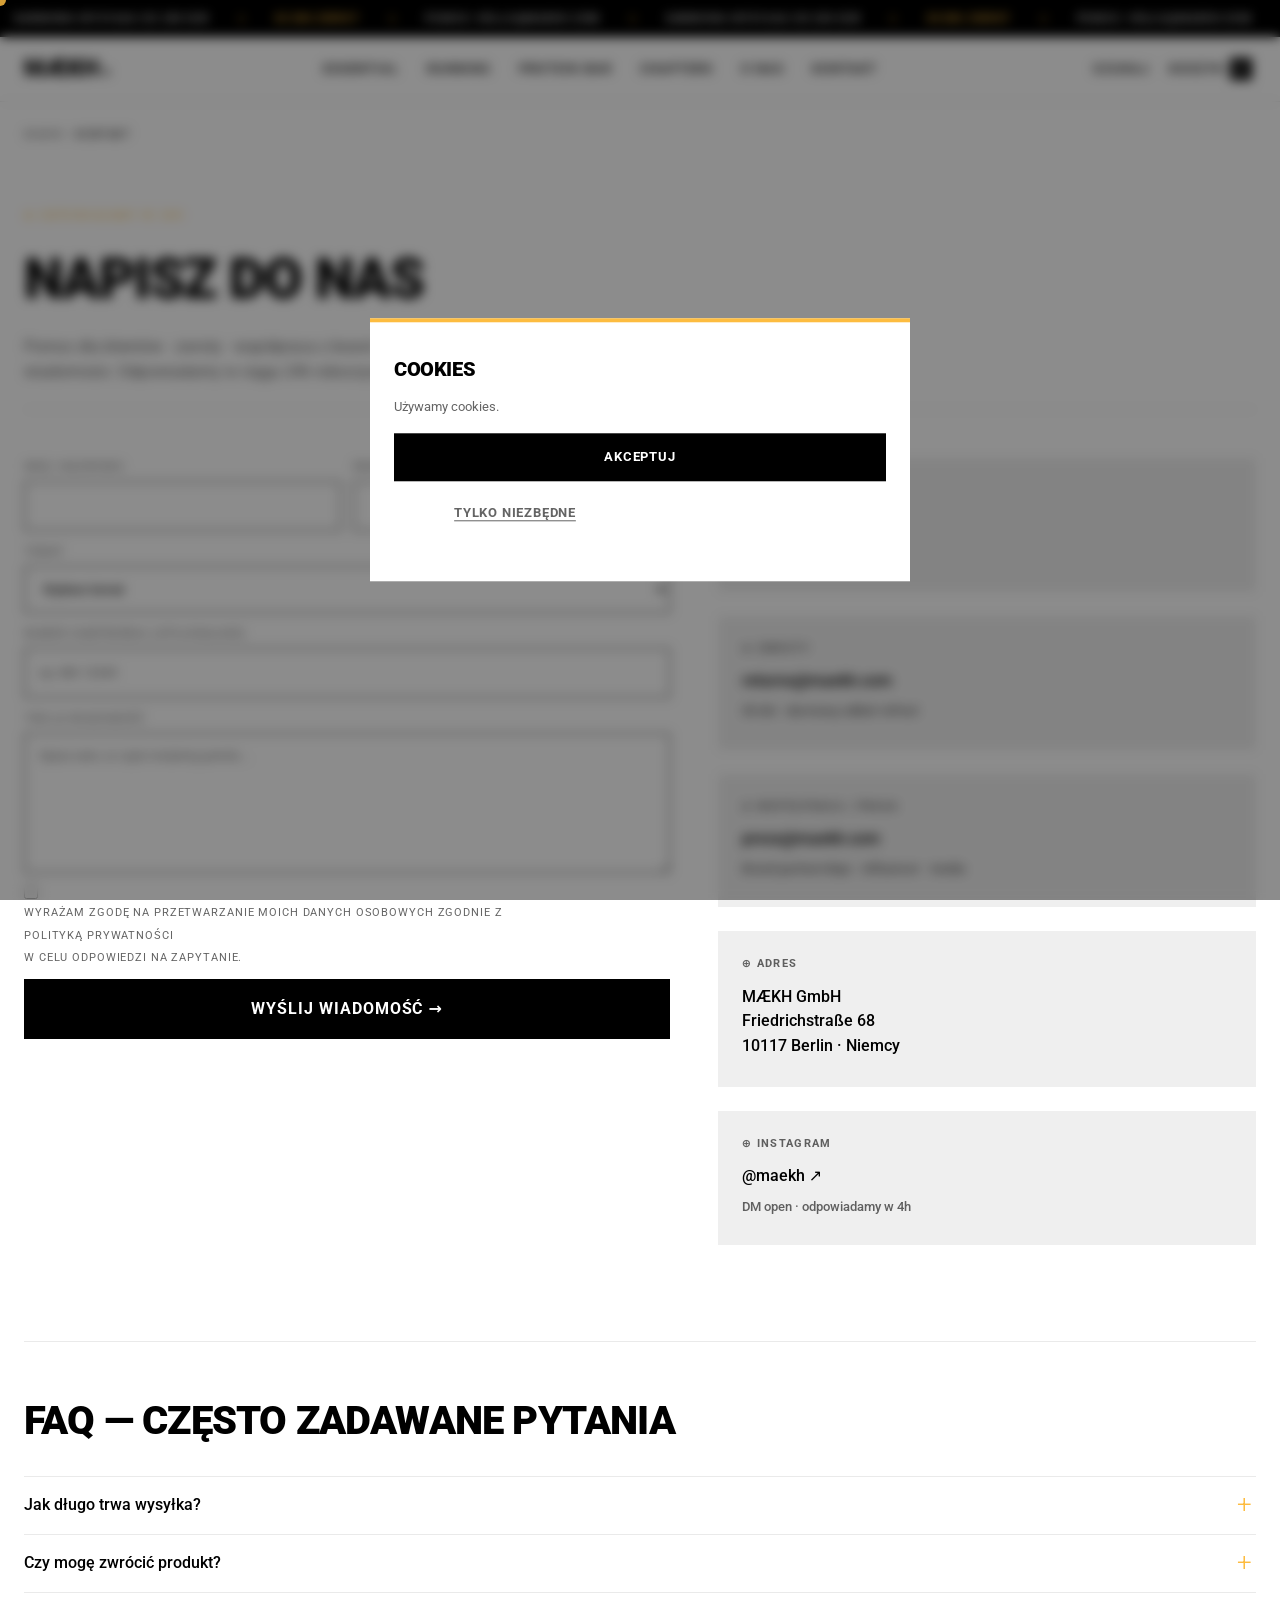
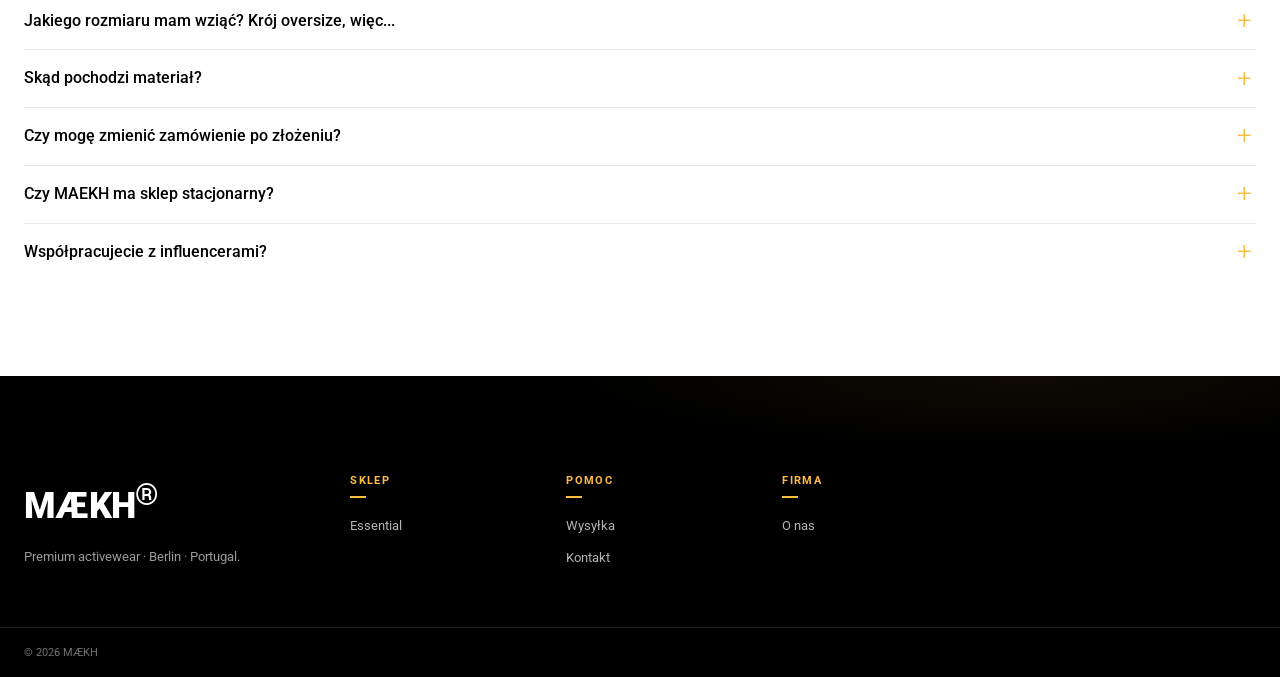
<file: contact.html>
<!doctype html>
<html lang="pl">
<head>
<meta charset="utf-8">
<meta name="viewport" content="width=device-width, initial-scale=1, viewport-fit=cover">
<title>Kontakt — MÆKH | Napisz do nas</title>
<meta name="description" content="Skontaktuj się z MÆKH. Pomoc dla klientów, zwroty, współpraca, prasa.">
<meta name="robots" content="noindex,nofollow">
<link rel="icon" type="image/svg+xml" href="favicon.svg">
<link rel="stylesheet" href="styles.css">
<link href="https://fonts.googleapis.com/css2?family=Roboto:wght@400;500;700;900&display=swap" rel="stylesheet">
</head>
<body>
<aside class="bar"><div class="bar__track"><div class="bar__row"><span>DARMOWA WYSYŁKA OD 200 EUR</span><span class="bar__sep">⊕</span><span><strong>30 DNI ZWROT</strong></span><span class="bar__sep">⊕</span><span>POMOC: HELLO@MAEKH.COM</span><span class="bar__sep">⊕</span></div><div class="bar__row" aria-hidden="true"><span>DARMOWA WYSYŁKA OD 200 EUR</span><span class="bar__sep">⊕</span><span><strong>30 DNI ZWROT</strong></span><span class="bar__sep">⊕</span><span>POMOC: HELLO@MAEKH.COM</span><span class="bar__sep">⊕</span></div></div></aside>
<header class="hdr"><div class="hdr__inner"><a class="hdr__logo" href="index.html"><span class="hdr__logo-text">MÆKH</span><span class="hdr__logo-r">®</span></a><nav class="hdr__nav"><a href="collection.html">ESSENTIAL</a><a href="collection.html?c=running">RUNNING</a><a href="pdp.html">PROTEIN BAR</a><a href="collection.html?c=chapter-one">CHAPTERS</a><a href="about.html">O NAS</a><a href="contact.html">KONTAKT</a></nav><div class="hdr__actions"><button class="hdr__btn" data-search-trigger>Szukaj</button><button class="hdr__btn hdr__btn--cart" data-cart-trigger><span>Koszyk</span><span class="hdr__cart-count" data-cart-count>0</span></button><button class="hdr__burger" data-drawer-trigger aria-label="Menu"><span></span><span></span></button></div></div></header>

<main class="contact">
  <nav class="bcrumb"><a href="index.html">MAEKH</a> <span>·</span> <span aria-current="page">Kontakt</span></nav>

  <header class="contact__head">
    <span class="about__eyebrow">⊕ ODPOWIADAMY W 24H</span>
    <h1 class="contact__title">NAPISZ DO NAS</h1>
    <p class="contact__lead">Pomoc dla klientów · zwroty · współpraca z brand · prasa. Wysłuchamy każdej wiadomości. Odpowiadamy w ciągu 24h roboczych.</p>
  </header>

  <div class="contact__layout">
    <form class="contact__form" data-contact-form>
      <div class="contact__form-row">
        <label>IMIĘ I NAZWISKO<input type="text" required></label>
        <label>EMAIL<input type="email" required></label>
      </div>
      <label>TEMAT
        <select>
          <option>Wybierz temat</option>
          <option>Zamówienie / status</option>
          <option>Zwrot lub wymiana</option>
          <option>Pytanie o produkt</option>
          <option>Współpraca / marketing</option>
          <option>Prasa / media</option>
          <option>Inne</option>
        </select>
      </label>
      <label>NUMER ZAMÓWIENIA (opcjonalnie)<input type="text" placeholder="np. MK-12345"></label>
      <label>TWOJA WIADOMOŚĆ<textarea required placeholder="Opisz nam, w czym możemy pomóc..."></textarea></label>
      <label class="contact__form-rodo"><input type="checkbox" required> Wyrażam zgodę na przetwarzanie moich danych osobowych zgodnie z <a href="polityka.html">polityką prywatności</a> w celu odpowiedzi na zapytanie.</label>
      <button type="submit" class="contact__form-submit">WYŚLIJ WIADOMOŚĆ →</button>
    </form>

    <aside class="contact__info">
      <div class="contact__info-block">
        <h3>⊕ POMOC KLIENTA</h3>
        <p><a href="mailto:hello@maekh.com">hello@maekh.com</a></p>
        <p style="font-size: var(--fs-sm); color: var(--color-text-muted); margin-top: 8px">Pon–Pt · 9:00–17:00 CET</p>
      </div>
      <div class="contact__info-block">
        <h3>⊕ ZWROTY</h3>
        <p><a href="mailto:returns@maekh.com">returns@maekh.com</a></p>
        <p style="font-size: var(--fs-sm); color: var(--color-text-muted); margin-top: 8px">30 dni · darmowy odbiór InPost</p>
      </div>
      <div class="contact__info-block">
        <h3>⊕ WSPÓŁPRACA / PRASA</h3>
        <p><a href="mailto:press@maekh.com">press@maekh.com</a></p>
        <p style="font-size: var(--fs-sm); color: var(--color-text-muted); margin-top: 8px">Brand partnerships · influencer · media</p>
      </div>
      <div class="contact__info-block">
        <h3>⊕ ADRES</h3>
        <p>MÆKH GmbH<br>Friedrichstraße 68<br>10117 Berlin · Niemcy</p>
      </div>
      <div class="contact__info-block">
        <h3>⊕ INSTAGRAM</h3>
        <p><a href="https://www.instagram.com/maekh/" target="_blank" rel="noopener">@maekh ↗</a></p>
        <p style="font-size: var(--fs-sm); color: var(--color-text-muted); margin-top: 8px">DM open · odpowiadamy w 4h</p>
      </div>
    </aside>
  </div>

  <section class="contact__faq" data-reveal>
    <h2>FAQ — Często zadawane pytania</h2>
    <details>
      <summary>Jak długo trwa wysyłka?</summary>
      <div>Wysyłamy zamówienia w ciągu 24h roboczych. W Polsce: 1-2 dni (InPost/kurier). UE: 2-4 dni. Świat: 5-10 dni. Darmowa wysyłka UE od 200 EUR.</div>
    </details>
    <details>
      <summary>Czy mogę zwrócić produkt?</summary>
      <div>Tak — masz 30 dni na zwrot bez podania przyczyny. Darmowy odbiór InPost w PL. Pełna procedura: <a href="regulamin.html#zwroty">regulamin · zwroty</a></div>
    </details>
    <details>
      <summary>Jakiego rozmiaru mam wziąć? Krój oversize, więc...</summary>
      <div>Nasze produkty są celowo oversize. Jeśli chcesz dopasowany look — weź rozmiar mniejszy niż zazwyczaj. Pełna tabela: <a href="pdp.html#size-guide">maekh.com/sizing</a></div>
    </details>
    <details>
      <summary>Skąd pochodzi materiał?</summary>
      <div>240 GSM premium ringspun cotton z Portugalii (Lisbon region). Produkcja w rodzinnej fabryce, z którą pracujemy od 2022 roku. Pełna info: <a href="about.html">about.html</a></div>
    </details>
    <details>
      <summary>Czy mogę zmienić zamówienie po złożeniu?</summary>
      <div>Jeśli paczka jeszcze nie została wysłana — napisz natychmiast na hello@maekh.com z numerem zamówienia. Po wysyłce możemy tylko anulować + zwrot.</div>
    </details>
    <details>
      <summary>Czy MAEKH ma sklep stacjonarny?</summary>
      <div>Nasza kawiarnia Sando Cafe (Berlin, Friedrichstraße 68) ma mini-pop-up z 3-4 produktami. Pełna kolekcja tylko online.</div>
    </details>
    <details>
      <summary>Współpracujecie z influencerami?</summary>
      <div>Tak — napisz na press@maekh.com z portfolio (Instagram/TikTok handle, audience size, content style). Odpowiadamy w 5 dni roboczych.</div>
    </details>
  </section>
</main>

<div class="cart-backdrop" data-cart-backdrop></div>
<aside class="cart" data-cart aria-hidden="true"><header class="cart__head"><h2 class="cart__title">Koszyk · <span data-cart-items-label>0</span></h2><button class="cart__close" data-cart-close>×</button></header><div class="cart__progress" data-progress><p class="cart__progress-label">Do <strong>darmowej wysyłki</strong> brakuje <strong data-progress-remaining>200 EUR</strong></p><div class="cart__progress-bar"><div class="cart__progress-fill" data-progress-fill style="width:0%"></div></div><p class="cart__progress-tier" data-progress-tier><span class="dot dot--ok"></span> Dodaj produkt aby zacząć</p></div><div class="cart__items" data-cart-items><div class="cart__empty"><p>Koszyk jest pusty</p></div></div><footer class="cart__foot" data-cart-foot hidden><div class="cart__totals"><span>Suma</span><strong data-cart-total>0,00 zł</strong></div><a class="cart__checkout" href="cart.html">Kasa ↗</a></footer></aside>
<div class="toast" data-toast aria-hidden="true"><span class="toast__icon">✓</span><span class="toast__text" data-toast-text></span></div>
<div class="search" data-search aria-hidden="true"><div class="search__backdrop" data-search-close></div><div class="search__panel"><header class="search__head"><span class="search__brand">MÆKH<sup>®</sup></span><button class="search__close" data-search-close><span></span><span></span></button></header><div class="search__body"><form class="search__form"><span class="search__icon"><svg viewBox="0 0 24 24" fill="none" stroke="currentColor" stroke-width="1.8"><circle cx="11" cy="11" r="7"/><path d="m20 20-3.5-3.5"/></svg></span><input type="search" data-search-input placeholder="Czego szukasz?"><button type="button" class="search__clear" data-search-clear hidden>×</button></form><div class="search__hints" data-search-hints><p class="search__hint-label">POPULARNE</p><div class="search__chips"><button class="search__chip" data-search-q="longsleeve">Longsleeve</button><button class="search__chip" data-search-q="hoodie">Hoodie</button></div></div><div class="search__results" data-search-results hidden><p class="search__results-label">WYNIKI · <span data-results-count>0</span></p><div class="search__results-grid" data-results-grid></div><p class="search__empty" data-search-empty hidden>Brak wyników.</p></div></div></div></div>
<div class="drawer-backdrop" data-drawer-backdrop></div>
<aside class="drawer" data-drawer aria-hidden="true"><header class="drawer__head"><a class="drawer__brand" href="index.html">MÆKH<sup>®</sup></a><button class="drawer__close" data-drawer-close><span></span><span></span></button></header><div class="drawer__body"><nav class="drawer__nav"><a href="collection.html" style="--d-delay:60ms">ESSENTIAL <span>→</span></a><a href="about.html" style="--d-delay:120ms">O NAS <span>→</span></a><a href="contact.html" style="--d-delay:180ms">KONTAKT <span>→</span></a></nav></div></aside>
<div class="cookies" data-cookies aria-hidden="true"><div class="cookies__backdrop"></div><div class="cookies__panel"><h2 class="cookies__title">Cookies</h2><p class="cookies__body">Używamy cookies.</p><div class="cookies__actions"><button class="cookies__btn cookies__btn--primary" data-cookies-accept-all>Akceptuj</button><button class="cookies__btn cookies__btn--link" data-cookies-reject>Tylko niezbędne</button></div></div></div>
<footer class="ftr"><div class="ftr__inner"><div class="ftr__brand"><span class="ftr__logo">MÆKH<sup>®</sup></span><p>Premium activewear · Berlin · Portugal.</p></div><nav class="ftr__col"><h3>SKLEP</h3><a href="collection.html">Essential</a></nav><nav class="ftr__col"><h3>POMOC</h3><a href="contact.html">Wysyłka</a><a href="contact.html">Kontakt</a></nav><nav class="ftr__col"><h3>FIRMA</h3><a href="about.html">O nas</a></nav></div><div class="ftr__bottom"><p>© 2026 MÆKH</p></div></footer>
<!-- FAB mobile actions -->
<button class="fab-search" data-search-trigger aria-label="Wyszukaj"><svg class="fab-search__icon" viewBox="0 0 24 24"><circle cx="11" cy="11" r="7"/><path d="m20 20-3.5-3.5"/></svg></button>
<button class="fab-cart" data-cart-trigger aria-label="Koszyk"><svg class="fab-cart__icon" viewBox="0 0 24 24"><path d="M6 6h15l-1.5 9h-12L6 6z"/><circle cx="9" cy="20" r="1.5"/><circle cx="18" cy="20" r="1.5"/><path d="M6 6 5 3H2"/></svg><span class="fab-cart__badge" data-cart-count>0</span></button>
<script src="script.js" type="module"></script>
</body>
</html>
</file>
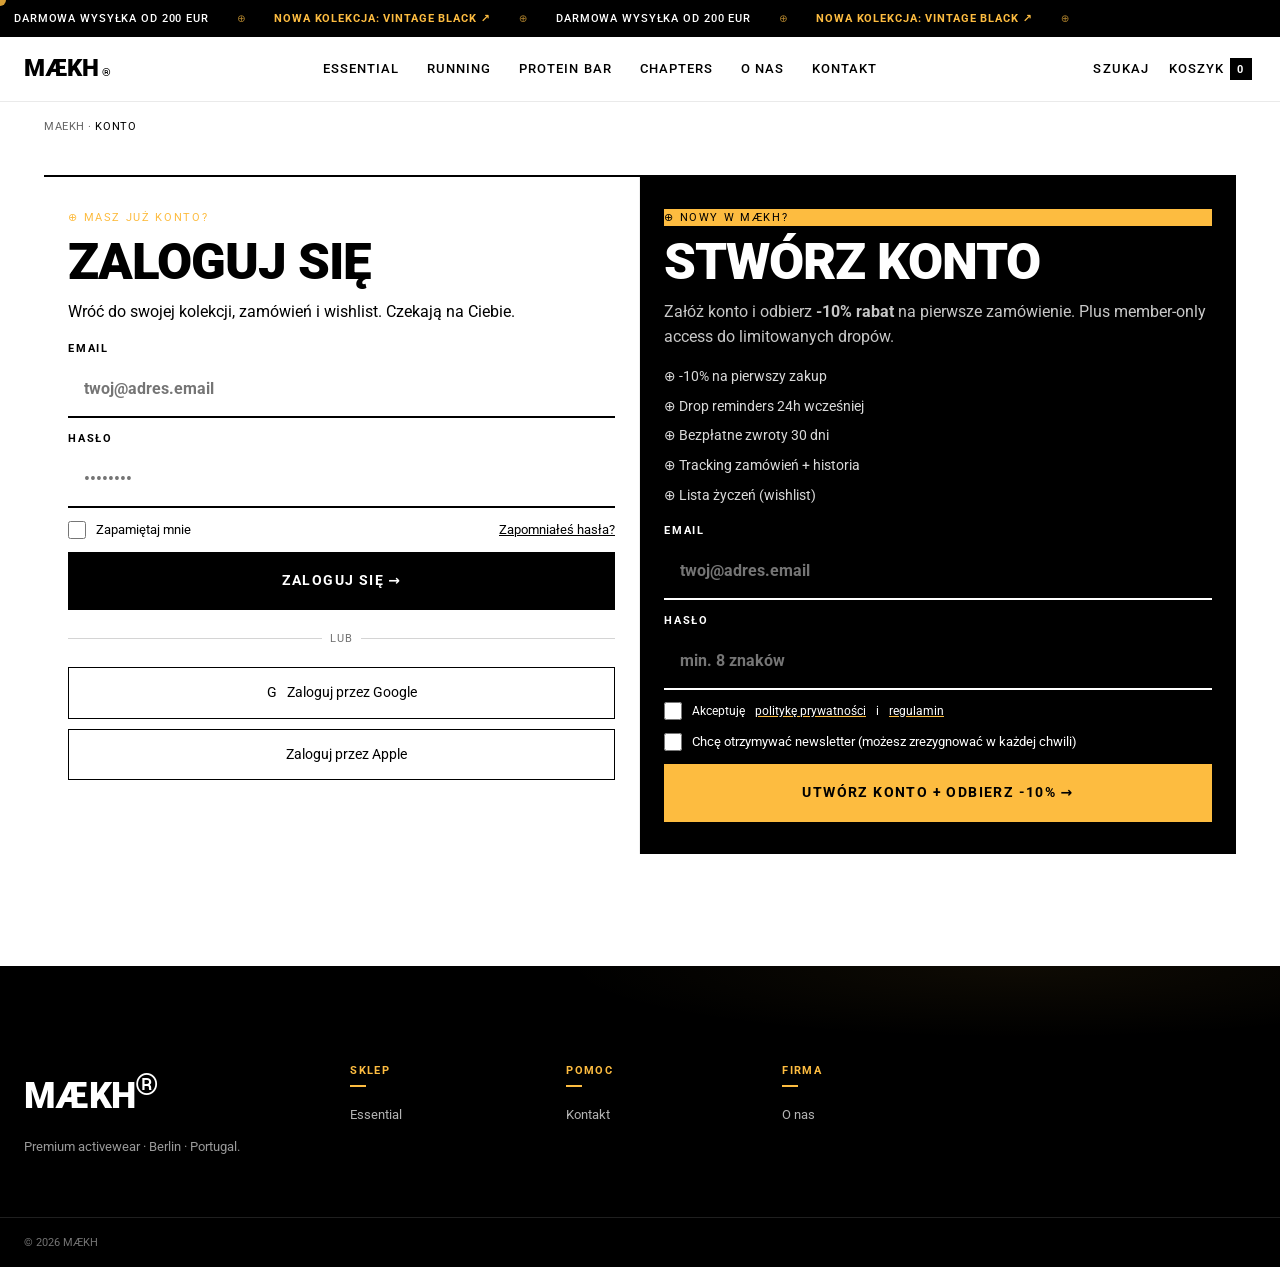
<file: login.html>
<!doctype html>
<html lang="pl">
<head>
<meta charset="utf-8">
<meta name="viewport" content="width=device-width, initial-scale=1, viewport-fit=cover">
<title>Logowanie / Rejestracja — MÆKH</title>
<meta name="robots" content="noindex,nofollow">
<link rel="icon" type="image/svg+xml" href="favicon.svg">
<link rel="stylesheet" href="styles.css">
<link href="https://fonts.googleapis.com/css2?family=Roboto:wght@400;500;700;900&display=swap" rel="stylesheet">
</head>
<body>
<aside class="bar"><div class="bar__track"><div class="bar__row"><span>DARMOWA WYSYŁKA OD 200 EUR</span><span class="bar__sep">⊕</span><span><strong>NOWA KOLEKCJA: VINTAGE BLACK ↗</strong></span><span class="bar__sep">⊕</span></div><div class="bar__row" aria-hidden="true"><span>DARMOWA WYSYŁKA OD 200 EUR</span><span class="bar__sep">⊕</span><span><strong>NOWA KOLEKCJA: VINTAGE BLACK ↗</strong></span><span class="bar__sep">⊕</span></div></div></aside>
<header class="hdr"><div class="hdr__inner"><a class="hdr__logo" href="index.html"><span class="hdr__logo-text">MÆKH</span><span class="hdr__logo-r">®</span></a><nav class="hdr__nav"><a href="collection.html">ESSENTIAL</a><a href="collection.html?c=running">RUNNING</a><a href="pdp.html">PROTEIN BAR</a><a href="collection.html?c=chapter-one">CHAPTERS</a><a href="about.html">O NAS</a><a href="contact.html">KONTAKT</a></nav><div class="hdr__actions"><button class="hdr__btn" data-search-trigger>Szukaj</button><button class="hdr__btn hdr__btn--cart" data-cart-trigger><span>Koszyk</span><span class="hdr__cart-count" data-cart-count>0</span></button><button class="hdr__burger" data-drawer-trigger aria-label="Menu"><span></span><span></span></button></div></div></header>

<main class="auth">
  <nav class="bcrumb"><a href="index.html">MAEKH</a> <span>·</span> <span aria-current="page">Konto</span></nav>
  <div class="auth__layout">
    <section class="auth__panel" data-reveal>
      <span class="about__eyebrow">⊕ MASZ JUŻ KONTO?</span>
      <h1>ZALOGUJ SIĘ</h1>
      <p class="auth__lead">Wróć do swojej kolekcji, zamówień i wishlist. Czekają na Ciebie.</p>
      <form class="auth__form">
        <label>EMAIL<input type="email" required placeholder="twoj@adres.email"></label>
        <label>HASŁO<input type="password" required placeholder="••••••••"></label>
        <div class="auth__row"><label class="auth__checkbox"><input type="checkbox"> Zapamiętaj mnie</label><a href="login.html#reset" class="auth__forgot">Zapomniałeś hasła?</a></div>
        <button type="submit" class="auth__submit">ZALOGUJ SIĘ →</button>
        <div class="auth__divider"><span>lub</span></div>
        <div class="auth__social">
          <button type="button" class="auth__social-btn"><span>G</span> Zaloguj przez Google</button>
          <button type="button" class="auth__social-btn"><span></span> Zaloguj przez Apple</button>
        </div>
      </form>
    </section>
    <section class="auth__panel auth__panel--alt" data-reveal>
      <span class="about__eyebrow">⊕ NOWY W MÆKH?</span>
      <h2>STWÓRZ KONTO</h2>
      <p class="auth__lead">Załóż konto i odbierz <strong>-10% rabat</strong> na pierwsze zamówienie. Plus member-only access do limitowanych dropów.</p>
      <ul class="auth__perks">
        <li>⊕ -10% na pierwszy zakup</li>
        <li>⊕ Drop reminders 24h wcześniej</li>
        <li>⊕ Bezpłatne zwroty 30 dni</li>
        <li>⊕ Tracking zamówień + historia</li>
        <li>⊕ Lista życzeń (wishlist)</li>
      </ul>
      <form class="auth__form">
        <label>EMAIL<input type="email" required placeholder="twoj@adres.email"></label>
        <label>HASŁO<input type="password" required placeholder="min. 8 znaków"></label>
        <label class="auth__checkbox auth__checkbox--rodo"><input type="checkbox" required> Akceptuję <a href="polityka.html">politykę prywatności</a> i <a href="regulamin.html">regulamin</a></label>
        <label class="auth__checkbox"><input type="checkbox"> Chcę otrzymywać newsletter (możesz zrezygnować w każdej chwili)</label>
        <button type="submit" class="auth__submit auth__submit--accent">UTWÓRZ KONTO + ODBIERZ -10% →</button>
      </form>
    </section>
  </div>
</main>

<div class="cart-backdrop" data-cart-backdrop></div>
<aside class="cart" data-cart aria-hidden="true"><header class="cart__head"><h2 class="cart__title">Koszyk · <span data-cart-items-label>0</span></h2><button class="cart__close" data-cart-close>×</button></header><div class="cart__progress" data-progress><p class="cart__progress-label">Do <strong>darmowej wysyłki</strong> brakuje <strong data-progress-remaining>200 EUR</strong></p><div class="cart__progress-bar"><div class="cart__progress-fill" data-progress-fill style="width:0%"></div></div><p class="cart__progress-tier" data-progress-tier><span class="dot dot--ok"></span> Dodaj produkt aby zacząć</p></div><div class="cart__items" data-cart-items><div class="cart__empty"><p>Koszyk jest pusty</p></div></div><footer class="cart__foot" data-cart-foot hidden><div class="cart__totals"><span>Suma</span><strong data-cart-total>0,00 zł</strong></div><a class="cart__checkout" href="cart.html">Kasa ↗</a></footer></aside>
<div class="toast" data-toast aria-hidden="true"><span class="toast__icon">✓</span><span class="toast__text" data-toast-text></span></div>
<div class="search" data-search aria-hidden="true"><div class="search__backdrop" data-search-close></div><div class="search__panel"><header class="search__head"><span class="search__brand">MÆKH<sup>®</sup></span><button class="search__close" data-search-close><span></span><span></span></button></header><div class="search__body"><form class="search__form"><span class="search__icon"><svg viewBox="0 0 24 24" fill="none" stroke="currentColor" stroke-width="1.8"><circle cx="11" cy="11" r="7"/><path d="m20 20-3.5-3.5"/></svg></span><input type="search" data-search-input placeholder="Czego szukasz?"><button type="button" class="search__clear" data-search-clear hidden>×</button></form><div class="search__hints" data-search-hints><p class="search__hint-label">POPULARNE</p><div class="search__chips"><button class="search__chip" data-search-q="longsleeve">Longsleeve</button><button class="search__chip" data-search-q="hoodie">Hoodie</button></div></div><div class="search__results" data-search-results hidden><p class="search__results-label">WYNIKI · <span data-results-count>0</span></p><div class="search__results-grid" data-results-grid></div><p class="search__empty" data-search-empty hidden>Brak wyników.</p></div></div></div></div>
<div class="drawer-backdrop" data-drawer-backdrop></div>
<aside class="drawer" data-drawer aria-hidden="true"><div class="drawer__inner"><header class="drawer__head"><a class="drawer__brand" href="index.html">MÆKH<sup>®</sup></a><button class="drawer__close" data-drawer-close><span></span><span></span></button></header><section class="drawer__section"><h2 class="drawer__section-label">Sklep</h2><nav class="drawer__nav"><a href="collection.html?c=essential">Essential <span>→</span></a><a href="collection.html?c=running">Maekh Running <span>→</span></a><a href="pdp.html">Protein Bar <span>→</span></a><a href="collection.html?c=chapter-one">Chapters <span>→</span></a></nav></section><section class="drawer__section"><a class="drawer__cta-btn" href="collection.html"><span>KUP NOWĄ KOLEKCJĘ</span><span>↗</span></a></section></div></aside>
<div class="cookies" data-cookies aria-hidden="true"><div class="cookies__backdrop"></div><div class="cookies__panel"><h2 class="cookies__title">Cookies</h2><p class="cookies__body">Używamy cookies.</p><div class="cookies__actions"><button class="cookies__btn cookies__btn--primary" data-cookies-accept-all>Akceptuj</button><button class="cookies__btn cookies__btn--link" data-cookies-reject>Tylko niezbędne</button></div></div></div>
<footer class="ftr"><div class="ftr__inner"><div class="ftr__brand"><span class="ftr__logo">MÆKH<sup>®</sup></span><p>Premium activewear · Berlin · Portugal.</p></div><nav class="ftr__col"><h3>SKLEP</h3><a href="collection.html">Essential</a></nav><nav class="ftr__col"><h3>POMOC</h3><a href="contact.html">Kontakt</a></nav><nav class="ftr__col"><h3>FIRMA</h3><a href="about.html">O nas</a></nav></div><div class="ftr__bottom"><p>© 2026 MÆKH</p></div></footer>
<!-- FAB mobile actions -->
<button class="fab-search" data-search-trigger aria-label="Wyszukaj"><svg class="fab-search__icon" viewBox="0 0 24 24"><circle cx="11" cy="11" r="7"/><path d="m20 20-3.5-3.5"/></svg></button>
<button class="fab-cart" data-cart-trigger aria-label="Koszyk"><svg class="fab-cart__icon" viewBox="0 0 24 24"><path d="M6 6h15l-1.5 9h-12L6 6z"/><circle cx="9" cy="20" r="1.5"/><circle cx="18" cy="20" r="1.5"/><path d="M6 6 5 3H2"/></svg><span class="fab-cart__badge" data-cart-count>0</span></button>
<script src="script.js" type="module"></script>
</body>
</html>
</file>
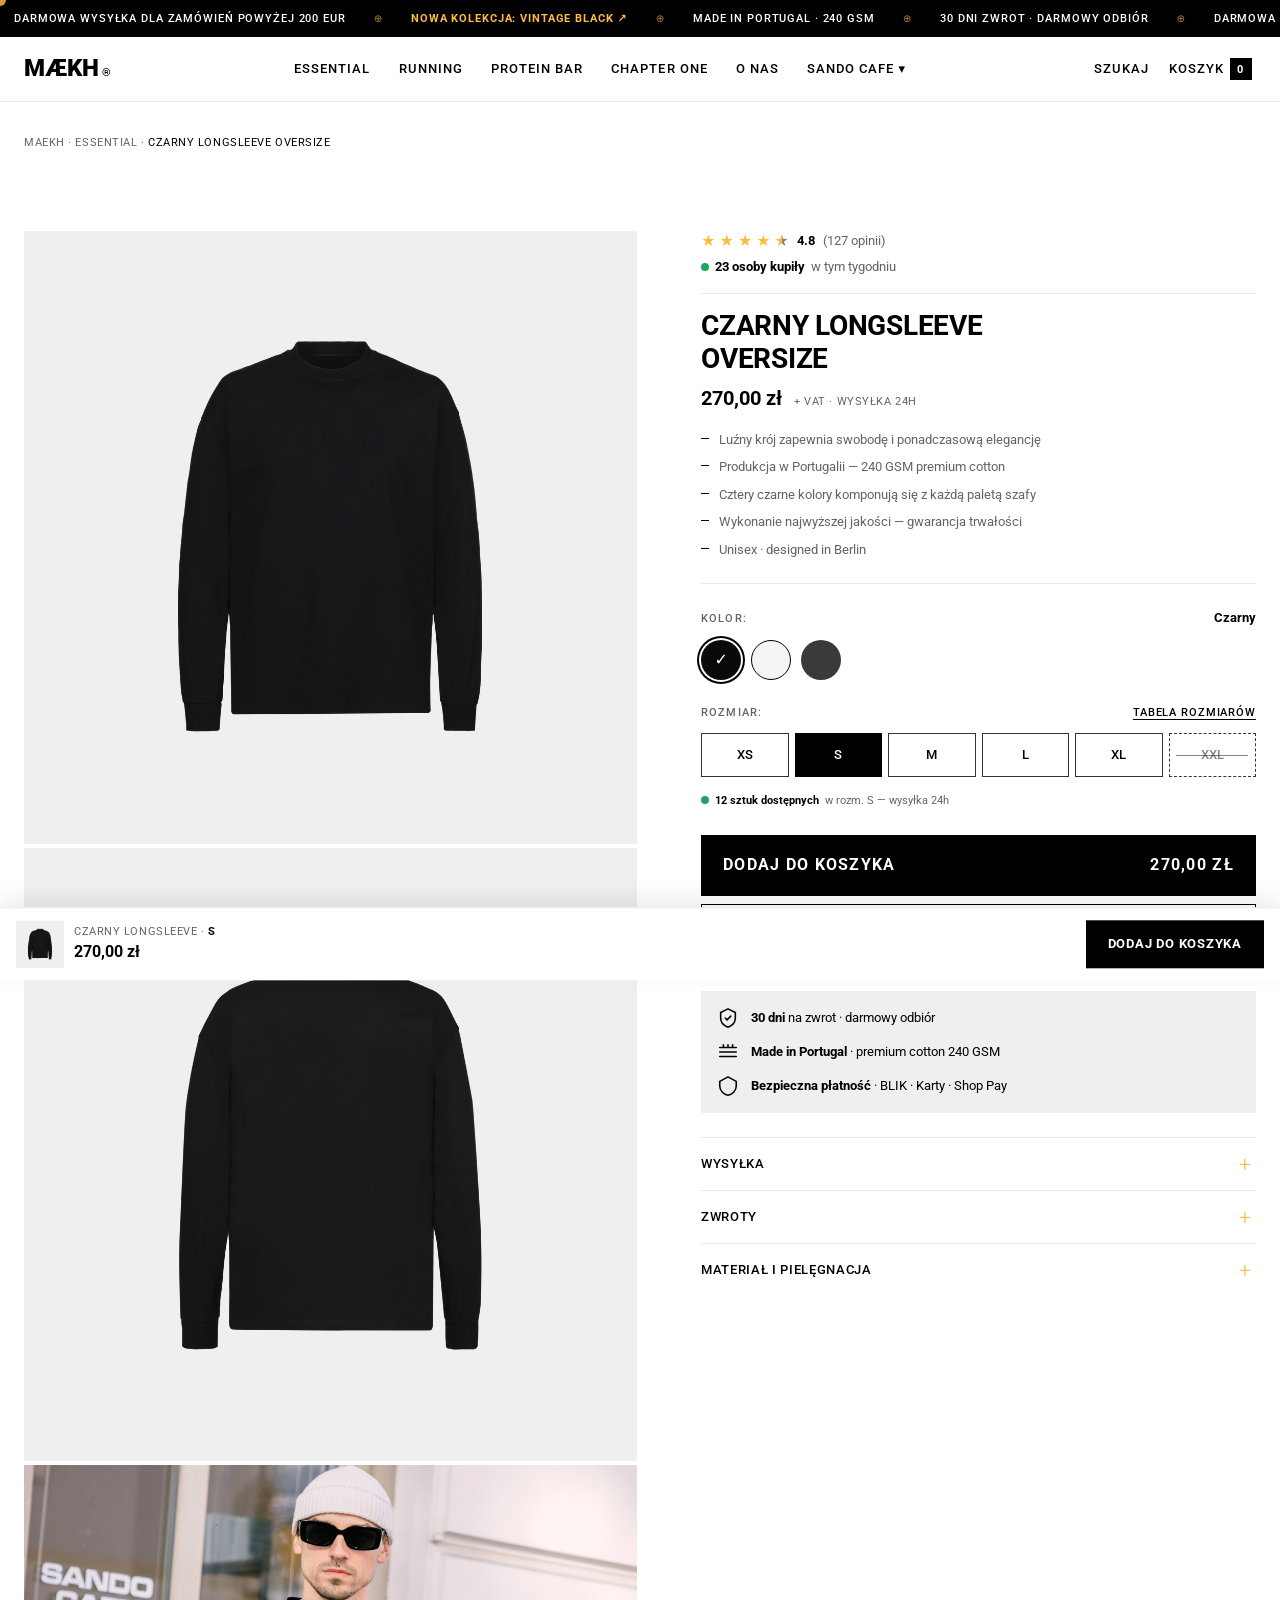
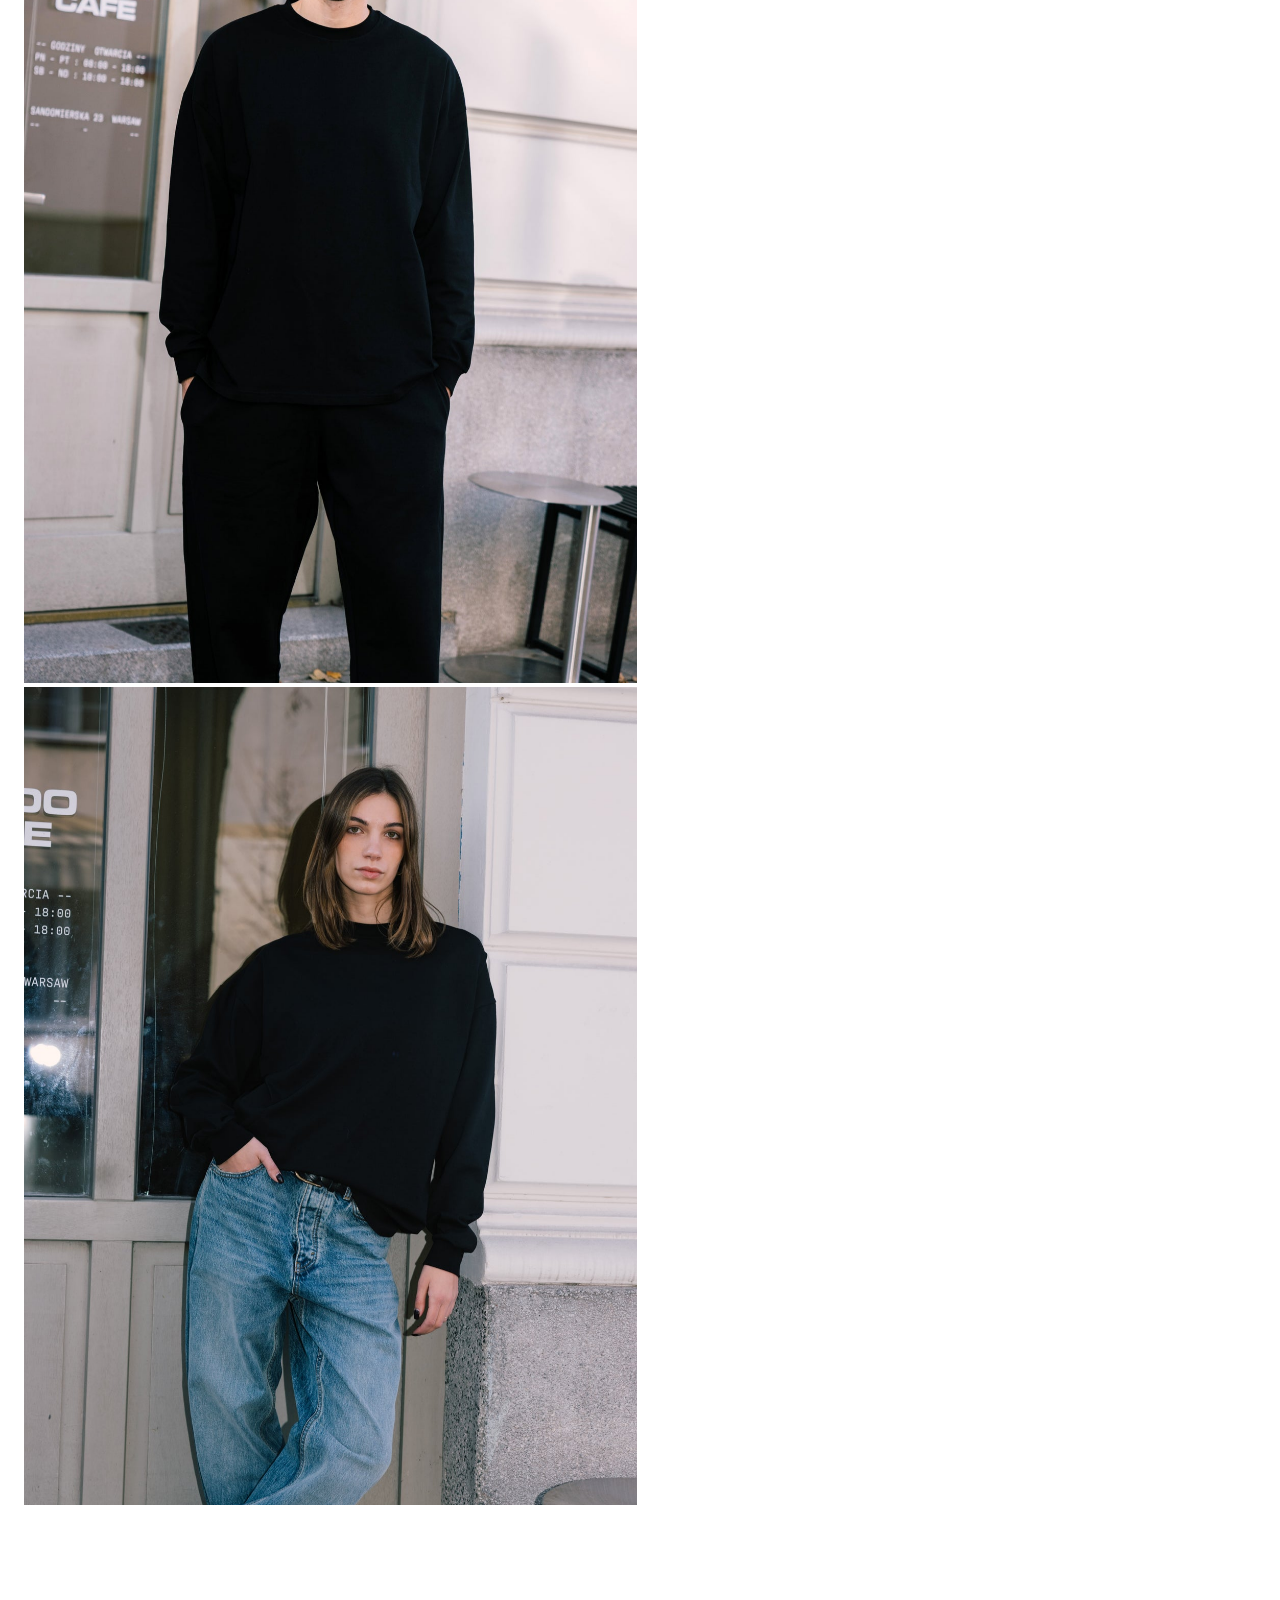
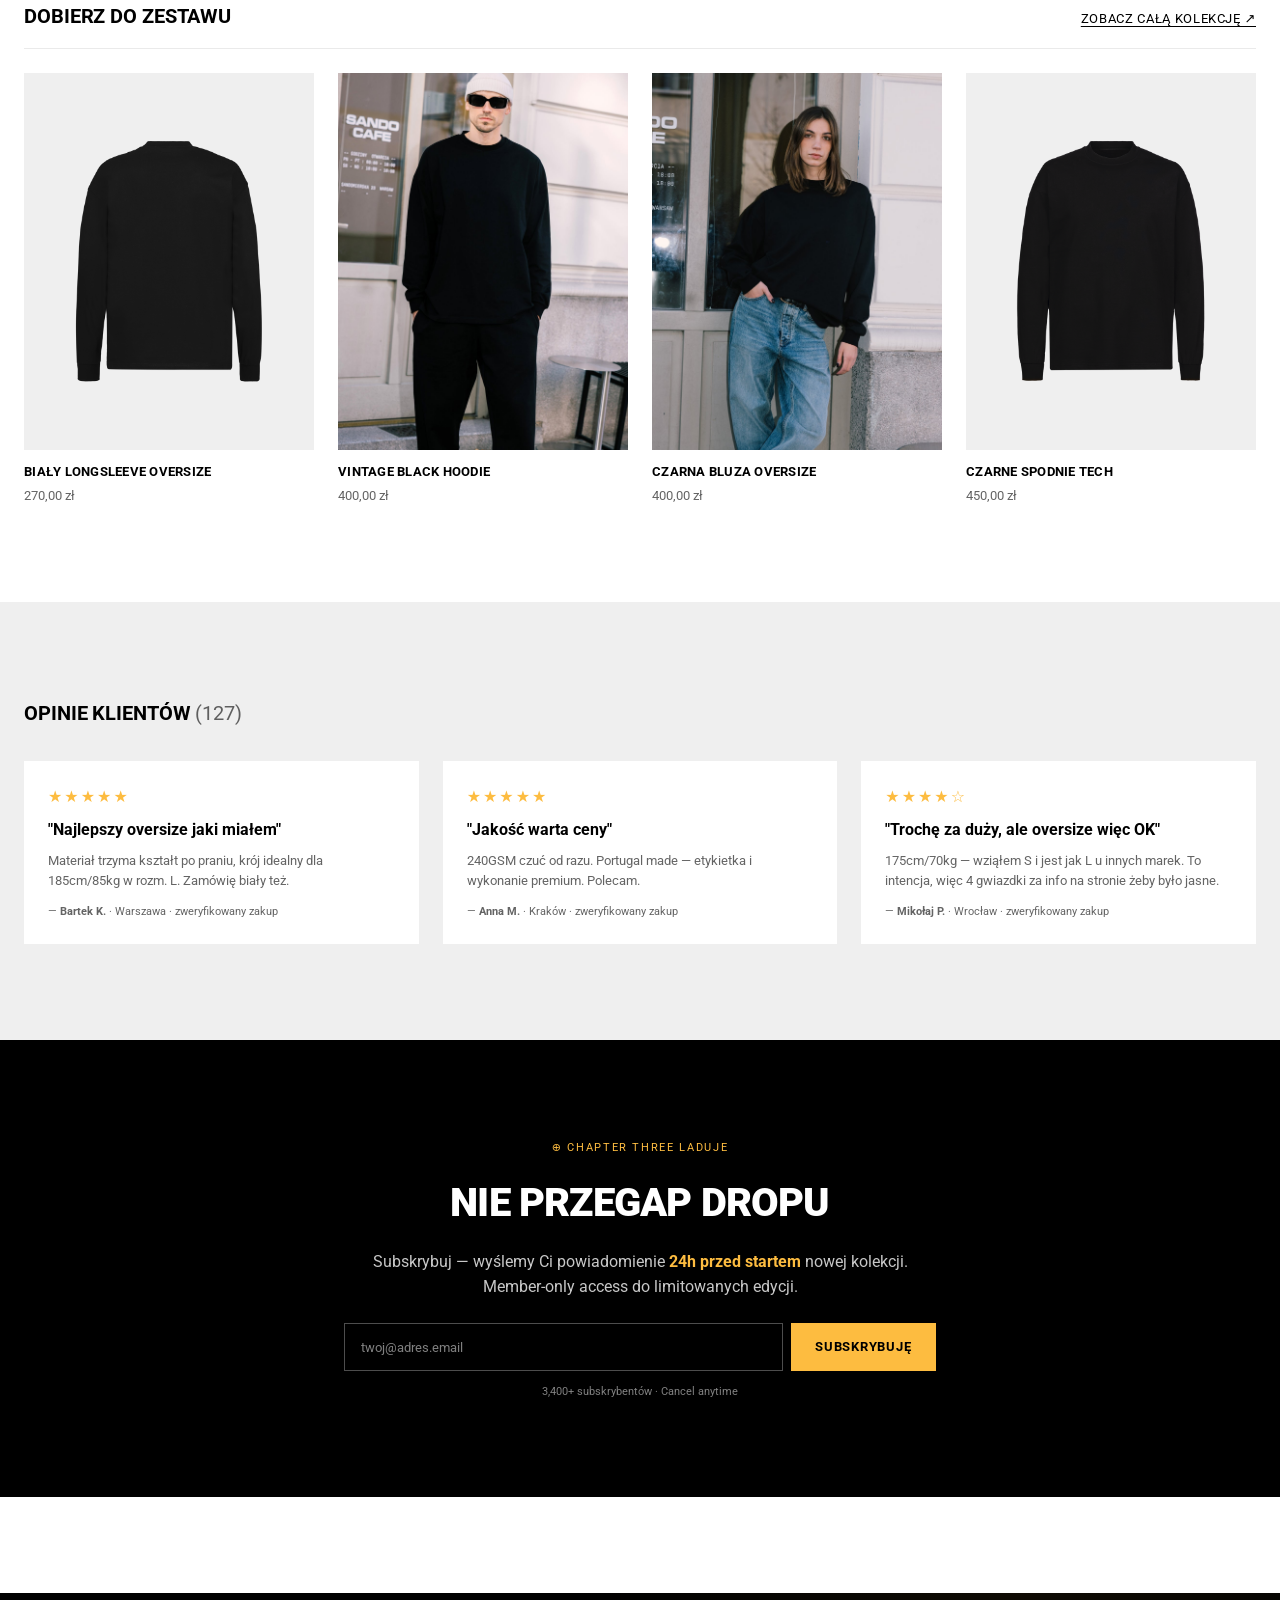
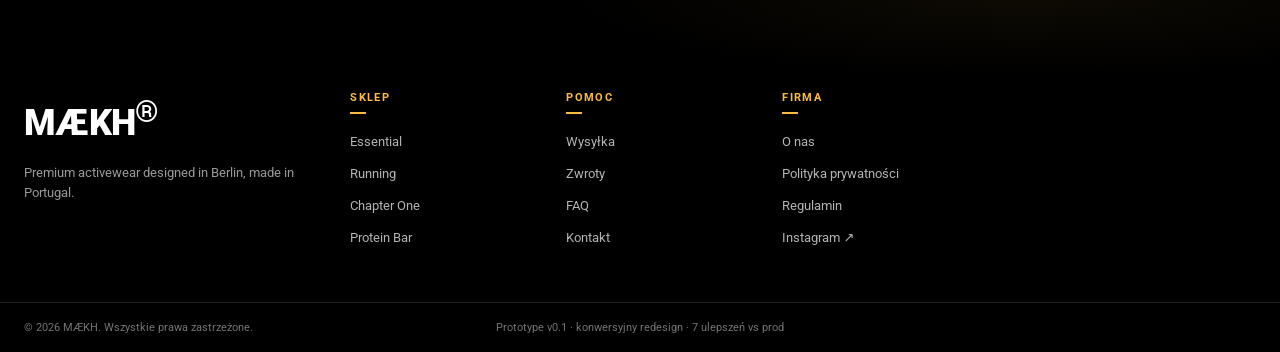
<file: pdp.html>
<!doctype html>
<html lang="pl">
<head>
<meta charset="utf-8">
<meta name="viewport" content="width=device-width, initial-scale=1, viewport-fit=cover">
<title>CZARNY LONGSLEEVE OVERSIZE — MÆKH (prototype v0.1)</title>
<meta name="description" content="Czarny longsleeve oversize 240GSM, Made in Portugal. Unisex, oversize, premium cotton. 270 zł.">
<meta name="robots" content="noindex,nofollow">
<link rel="icon" type="image/svg+xml" href="favicon.svg">
<link rel="stylesheet" href="styles.css">
<link rel="preconnect" href="https://fonts.googleapis.com">
<link rel="preconnect" href="https://fonts.gstatic.com" crossorigin>
<link href="https://fonts.googleapis.com/css2?family=Roboto:wght@400;500;700;900&display=swap" rel="stylesheet">
</head>
<body>

<!-- ═══════════ ANNOUNCEMENT BAR (marquee endless scroll) ═══════════ -->
<aside class="bar" role="region" aria-label="Informacja o promocji">
  <div class="bar__track" aria-hidden="false">
    <div class="bar__row">
      <span>DARMOWA WYSYŁKA DLA ZAMÓWIEŃ POWYŻEJ 200 EUR</span>
      <span class="bar__sep">⊕</span>
      <span><strong>NOWA KOLEKCJA: VINTAGE BLACK ↗</strong></span>
      <span class="bar__sep">⊕</span>
      <span>MADE IN PORTUGAL · 240 GSM</span>
      <span class="bar__sep">⊕</span>
      <span>30 DNI ZWROT · DARMOWY ODBIÓR</span>
      <span class="bar__sep">⊕</span>
    </div>
    <div class="bar__row" aria-hidden="true">
      <span>DARMOWA WYSYŁKA DLA ZAMÓWIEŃ POWYŻEJ 200 EUR</span>
      <span class="bar__sep">⊕</span>
      <span><strong>NOWA KOLEKCJA: VINTAGE BLACK ↗</strong></span>
      <span class="bar__sep">⊕</span>
      <span>MADE IN PORTUGAL · 240 GSM</span>
      <span class="bar__sep">⊕</span>
      <span>30 DNI ZWROT · DARMOWY ODBIÓR</span>
      <span class="bar__sep">⊕</span>
    </div>
  </div>
</aside>

<!-- ═══════════ HEADER ═══════════ -->
<header class="hdr">
  <div class="hdr__inner">
    <a class="hdr__logo" href="index.html" aria-label="MÆKH — strona główna">
      <span class="hdr__logo-text">MÆKH</span><span class="hdr__logo-r">®</span>
    </a>
    <nav class="hdr__nav" aria-label="Nawigacja główna">
      <a href="collection.html?c=essential">ESSENTIAL</a>
      <a href="collection.html?c=running">RUNNING</a>
      <a href="pdp.html">PROTEIN BAR</a>
      <a href="collection.html?c=chapter-one">CHAPTER ONE</a>
      <a href="about.html">O NAS</a>
      <a href="collection.html?c=sando">SANDO CAFE ▾</a>
    </nav>
    <div class="hdr__actions">
      <button class="hdr__btn" data-search-trigger aria-label="Otwórz wyszukiwarkę">Szukaj</button>
      <button class="hdr__btn hdr__btn--cart" data-cart-trigger aria-label="Koszyk — 0 produktów">
        <span class="hdr__cart-label">Koszyk</span>
        <span class="hdr__cart-count" data-cart-count>0</span>
      </button>
      <button class="hdr__burger" aria-label="Menu mobilne" data-drawer-trigger>
        <span></span><span></span>
      </button>
    </div>
  </div>
</header>

<!-- ═══════════ PRODUCT PAGE ═══════════ -->
<main class="pdp">
  <div class="pdp__container">

    <!-- Breadcrumbs -->
    <nav class="bcrumb" aria-label="Ścieżka">
      <a href="index.html">MAEKH</a> <span aria-hidden="true">·</span>
      <a href="collection.html?c=essential">Essential</a> <span aria-hidden="true">·</span>
      <span aria-current="page">Czarny longsleeve oversize</span>
    </nav>

    <!-- LEFT: gallery -->
    <section class="pdp__gallery" aria-label="Galeria produktu">
      <div class="gal__main">
        <figure class="gal__shot" data-gal-shot style="--gal-delay: 0ms">
          <img src="assets/product-front.png" alt="Czarny longsleeve oversize — przód" loading="eager" decoding="async">
        </figure>
        <figure class="gal__shot" data-gal-shot style="--gal-delay: 120ms">
          <img src="assets/product-back.png" alt="Czarny longsleeve oversize — tył" loading="lazy" decoding="async">
        </figure>
        <figure class="gal__shot gal__shot--lifestyle" data-gal-shot style="--gal-delay: 240ms">
          <img src="assets/product-lifestyle-1.jpg" alt="Model w czarnym longsleeve oversize — lifestyle" loading="lazy" decoding="async">
        </figure>
        <figure class="gal__shot gal__shot--lifestyle" data-gal-shot style="--gal-delay: 360ms">
          <img src="assets/product-lifestyle-2.jpg" alt="Model w czarnym longsleeve oversize — lifestyle 2" loading="lazy" decoding="async">
        </figure>
      </div>
    </section>

    <!-- RIGHT: info box (sticky) -->
    <aside class="pdp__info" aria-label="Informacje o produkcie">
      <div class="pdp__info-inner">

        <!-- 5. SOCIAL PROOF — rating + recent buyers -->
        <div class="proof">
          <div class="proof__stars" aria-label="Ocena 4.8 z 5">
            <span class="star star--filled">★</span>
            <span class="star star--filled">★</span>
            <span class="star star--filled">★</span>
            <span class="star star--filled">★</span>
            <span class="star star--half">★</span>
            <span class="proof__num">4.8</span>
            <span class="proof__count">(127 opinii)</span>
          </div>
          <p class="proof__activity">
            <span class="dot" aria-hidden="true"></span>
            <strong>23 osoby kupiły</strong> w tym tygodniu
          </p>
        </div>

        <!-- Title + price -->
        <h1 class="pdp__title" data-title-reveal>
          <span class="line"><span>CZARNY LONGSLEEVE</span></span>
          <span class="line"><span>OVERSIZE</span></span>
        </h1>
        <div class="pdp__price-row">
          <span class="pdp__price">270,00 zł</span>
          <span class="pdp__price-meta">+ VAT · Wysyłka 24h</span>
        </div>

        <!-- Bullets (compressed copy) -->
        <ul class="pdp__bullets">
          <li>Luźny krój zapewnia swobodę i ponadczasową elegancję</li>
          <li>Produkcja w Portugalii — 240 GSM premium cotton</li>
          <li>Cztery czarne kolory komponują się z każdą paletą szafy</li>
          <li>Wykonanie najwyższej jakości — gwarancja trwałości</li>
          <li>Unisex · designed in Berlin</li>
        </ul>

        <!-- 3. COLOR SWATCHES — 1 karta zamiast 3 osobnych SKU -->
        <div class="opt opt--color">
          <div class="opt__label">
            <span class="opt__label-name">Kolor:</span>
            <strong class="opt__label-value" data-color-name>Czarny</strong>
          </div>
          <div class="swatches" role="radiogroup" aria-label="Wybierz kolor">
            <button class="sw sw--active" data-color="Czarny" data-color-hex="#000" aria-pressed="true" style="--sw:#0a0a0a"><span class="sw__check">✓</span></button>
            <button class="sw" data-color="Biały" data-color-hex="#fff" aria-pressed="false" style="--sw:#f4f4f4; --sw-border:#000"></button>
            <button class="sw" data-color="Vintage Black" data-color-hex="#3a3a3a" aria-pressed="false" style="--sw:#3a3a3a"></button>
          </div>
        </div>

        <!-- 6. SIZE GRID + STOCK INDICATOR (uczciwy urgency) -->
        <div class="opt opt--size">
          <div class="opt__label">
            <span class="opt__label-name">Rozmiar:</span>
            <button class="opt__guide" data-size-guide>Tabela rozmiarów</button>
          </div>
          <div class="sizes" role="radiogroup" aria-label="Wybierz rozmiar">
            <button class="size" data-size="XS" data-stock="8" aria-pressed="false">XS</button>
            <button class="size size--active" data-size="S" data-stock="12" aria-pressed="true">S</button>
            <button class="size" data-size="M" data-stock="3" data-low aria-pressed="false">M</button>
            <button class="size" data-size="L" data-stock="15" aria-pressed="false">L</button>
            <button class="size" data-size="XL" data-stock="6" aria-pressed="false">XL</button>
            <button class="size size--out" data-size="XXL" data-stock="0" aria-pressed="false" disabled>XXL</button>
          </div>
          <p class="opt__stock" data-stock-msg>
            <span class="dot dot--ok" aria-hidden="true"></span>
            <strong>12 sztuk dostępnych</strong> w rozm. S — wysyłka 24h
          </p>
        </div>

        <!-- 1. ADD TO CART — primary CTA above fold -->
        <button class="atc" data-atc>
          <span class="atc__label">DODAJ DO KOSZYKA</span>
          <span class="atc__price">270,00 zł</span>
        </button>
        <button class="atc atc--secondary" data-buy-now>
          Kup teraz · Shop Pay
        </button>

        <!-- 4. TRUST BADGES -->
        <ul class="trust">
          <li class="trust__item">
            <svg viewBox="0 0 24 24" aria-hidden="true"><path fill="none" stroke="currentColor" stroke-width="1.7" stroke-linecap="round" stroke-linejoin="round" d="M12 2 4 6v6c0 5 3.5 8.5 8 10 4.5-1.5 8-5 8-10V6l-8-4Z M9 12l2 2 4-4"/></svg>
            <span><strong>30 dni</strong> na zwrot · darmowy odbiór</span>
          </li>
          <li class="trust__item">
            <svg viewBox="0 0 24 24" aria-hidden="true"><path fill="none" stroke="currentColor" stroke-width="1.7" stroke-linecap="round" stroke-linejoin="round" d="M3 7h18M3 12h18M3 17h18 M7 4v3 M17 4v3 M12 4v3"/></svg>
            <span><strong>Made in Portugal</strong> · premium cotton 240 GSM</span>
          </li>
          <li class="trust__item">
            <svg viewBox="0 0 24 24" aria-hidden="true"><path fill="none" stroke="currentColor" stroke-width="1.7" stroke-linecap="round" stroke-linejoin="round" d="M12 2 3 7v5c0 5 4 9 9 10 5-1 9-5 9-10V7l-9-5Z"/></svg>
            <span><strong>Bezpieczna płatność</strong> · BLIK · Karty · Shop Pay</span>
          </li>
        </ul>

        <!-- Accordion -->
        <details class="acc">
          <summary>Wysyłka</summary>
          <div class="acc__body">
            <p>Wysyłka w Polsce: <strong>24h</strong> (paczkomaty / kurier — od 15 zł).<br>UE: 2-4 dni robocze — od 35 zł, <strong>darmowa powyżej 200 EUR</strong>.<br>Świat: 5-10 dni roboczych — od 50 EUR.</p>
          </div>
        </details>
        <details class="acc">
          <summary>Zwroty</summary>
          <div class="acc__body">
            <p>30 dni na zwrot bez podania przyczyny. Darmowy odbiór kuriera InPost dla zamówień w PL. Pełna procedura: <a href="regulamin.html#zwroty">regulamin/zwroty</a></p>
          </div>
        </details>
        <details class="acc">
          <summary>Materiał i pielęgnacja</summary>
          <div class="acc__body">
            <p>100% premium cotton, 240 GSM, ringspun yarn. Pranie 30°C, suszenie w cieniu. Bez wybielaczy. Made in Portugal.</p>
          </div>
        </details>

      </div>
    </aside>

  </div>

  <!-- 7. RECENTLY VIEWED / CROSS-SELL -->
  <section class="cross" data-reveal>
    <div class="cross__head">
      <h2 class="cross__title">DOBIERZ DO ZESTAWU</h2>
      <a class="cross__link" href="collection.html">Zobacz całą kolekcję ↗</a>
    </div>
    <div class="cross__grid">
      <a class="cross__card" href="pdp.html" style="--card-delay: 0ms">
        <div class="cross__img-wrap"><div class="cross__img" style="background-image:url('assets/product-back.png');"></div><span class="cross__arrow" aria-hidden="true">→</span></div>
        <h3>BIAŁY LONGSLEEVE OVERSIZE</h3>
        <p class="cross__price">270,00 zł</p>
      </a>
      <a class="cross__card" href="pdp.html" style="--card-delay: 80ms">
        <div class="cross__img-wrap"><div class="cross__img" style="background-image:url('assets/product-lifestyle-1.jpg');"></div><span class="cross__arrow" aria-hidden="true">→</span></div>
        <h3>VINTAGE BLACK HOODIE</h3>
        <p class="cross__price">400,00 zł</p>
      </a>
      <a class="cross__card" href="pdp.html" style="--card-delay: 160ms">
        <div class="cross__img-wrap"><div class="cross__img" style="background-image:url('assets/product-lifestyle-2.jpg');"></div><span class="cross__arrow" aria-hidden="true">→</span></div>
        <h3>CZARNA BLUZA OVERSIZE</h3>
        <p class="cross__price">400,00 zł</p>
      </a>
      <a class="cross__card" href="pdp.html" style="--card-delay: 240ms">
        <div class="cross__img-wrap"><div class="cross__img" style="background-image:url('assets/product-front.png');"></div><span class="cross__arrow" aria-hidden="true">→</span></div>
        <h3>CZARNE SPODNIE TECH</h3>
        <p class="cross__price">450,00 zł</p>
      </a>
    </div>
  </section>

  <!-- Reviews placeholder -->
  <section class="reviews" data-reveal>
    <div class="reviews__container">
      <h2 class="reviews__title">OPINIE KLIENTÓW <span>(127)</span></h2>
      <div class="reviews__grid">
        <article class="rev">
          <div class="rev__stars">★★★★★</div>
          <h3 class="rev__title">"Najlepszy oversize jaki miałem"</h3>
          <p class="rev__body">Materiał trzyma kształt po praniu, krój idealny dla 185cm/85kg w rozm. L. Zamówię biały też.</p>
          <p class="rev__author">— <strong>Bartek K.</strong> · Warszawa · zweryfikowany zakup</p>
        </article>
        <article class="rev">
          <div class="rev__stars">★★★★★</div>
          <h3 class="rev__title">"Jakość warta ceny"</h3>
          <p class="rev__body">240GSM czuć od razu. Portugal made — etykietka i wykonanie premium. Polecam.</p>
          <p class="rev__author">— <strong>Anna M.</strong> · Kraków · zweryfikowany zakup</p>
        </article>
        <article class="rev">
          <div class="rev__stars">★★★★☆</div>
          <h3 class="rev__title">"Trochę za duży, ale oversize więc OK"</h3>
          <p class="rev__body">175cm/70kg — wziąłem S i jest jak L u innych marek. To intencja, więc 4 gwiazdki za info na stronie żeby było jasne.</p>
          <p class="rev__author">— <strong>Mikołaj P.</strong> · Wrocław · zweryfikowany zakup</p>
        </article>
      </div>
    </div>
  </section>

  <!-- HABIT LOOP: newsletter z drop reminder -->
  <section class="news" data-reveal>
    <div class="news__container">
      <span class="news__eyebrow">⊕ CHAPTER THREE LADUJE</span>
      <h2 class="news__title">NIE PRZEGAP DROPU</h2>
      <p class="news__body">Subskrybuj — wyślemy Ci powiadomienie <strong>24h przed startem</strong> nowej kolekcji. Member-only access do limitowanych edycji.</p>
      <form class="news__form" data-news>
        <input type="email" placeholder="twoj@adres.email" required aria-label="Email">
        <button type="submit">Subskrybuję</button>
      </form>
      <p class="news__small">3,400+ subskrybentów · Cancel anytime</p>
    </div>
  </section>

</main>

<!-- ═══════════ STICKY ATC (mobile + scroll) ═══════════ -->
<aside class="stickybar" data-sticky-atc aria-hidden="true">
  <div class="stickybar__inner">
    <div class="stickybar__info">
      <img src="assets/product-front.png" alt="" aria-hidden="true">
      <div>
        <p class="stickybar__title">Czarny longsleeve · <span data-sticky-size>S</span></p>
        <p class="stickybar__price">270,00 zł</p>
      </div>
    </div>
    <button class="stickybar__atc" data-atc-mobile>DODAJ DO KOSZYKA</button>
  </div>
</aside>

<!-- ═══════════ 2. MINI-CART DRAWER + progress bar ═══════════ -->
<div class="cart-backdrop" data-cart-backdrop aria-hidden="true"></div>
<aside class="cart" data-cart aria-label="Koszyk" aria-hidden="true">
  <header class="cart__head">
    <h2 class="cart__title">Twój koszyk · <span data-cart-items-label>0 sztuk</span></h2>
    <button class="cart__close" data-cart-close aria-label="Zamknij koszyk">×</button>
  </header>

  <!-- Progress to free shipping -->
  <div class="cart__progress" data-progress>
    <p class="cart__progress-label">
      Do <strong>darmowej wysyłki UE</strong> brakuje
      <strong data-progress-remaining>200 EUR</strong>
    </p>
    <div class="cart__progress-bar">
      <div class="cart__progress-fill" data-progress-fill style="width:0%"></div>
    </div>
    <p class="cart__progress-tier" data-progress-tier>
      <span class="dot dot--ok"></span> Dodaj produkt aby zacząć
    </p>
  </div>

  <div class="cart__items" data-cart-items>
    <div class="cart__empty">
      <p>Koszyk jest pusty</p>
      <a class="cart__continue" href="#" data-cart-close-link>Wróć do zakupów</a>
    </div>
  </div>

  <footer class="cart__foot" data-cart-foot hidden>
    <div class="cart__totals">
      <span>Suma</span>
      <strong data-cart-total>0,00 zł</strong>
    </div>
    <button class="cart__checkout" data-checkout>Przejdź do kasy ↗</button>
    <p class="cart__legal">Bezpieczna płatność · SSL · 30 dni zwrot</p>
  </footer>
</aside>

<!-- ═══════════ TOAST after ATC ═══════════ -->
<div class="toast" data-toast role="status" aria-live="polite" aria-hidden="true">
  <span class="toast__icon">✓</span>
  <span class="toast__text" data-toast-text>Dodano do koszyka</span>
</div>

<!-- ═══════════ SIZE GUIDE MODAL ═══════════ -->
<div class="modal" data-modal="size" aria-hidden="true" role="dialog" aria-labelledby="size-title">
  <div class="modal__backdrop" data-modal-close></div>
  <div class="modal__panel">
    <header class="modal__head">
      <h2 id="size-title">Tabela rozmiarów — UNISEX</h2>
      <button class="modal__close" data-modal-close aria-label="Zamknij">×</button>
    </header>
    <div class="modal__body">
      <table class="sizetable">
        <thead><tr><th>Rozmiar</th><th>Pierś (cm)</th><th>Długość (cm)</th><th>Rękaw (cm)</th></tr></thead>
        <tbody>
          <tr><td>XS</td><td>104</td><td>67</td><td>62</td></tr>
          <tr><td>S</td><td>110</td><td>69</td><td>63</td></tr>
          <tr><td>M</td><td>116</td><td>71</td><td>64</td></tr>
          <tr><td>L</td><td>122</td><td>73</td><td>65</td></tr>
          <tr><td>XL</td><td>128</td><td>75</td><td>66</td></tr>
          <tr><td>XXL</td><td>134</td><td>77</td><td>67</td></tr>
        </tbody>
      </table>
      <p class="sizetable__note">Krój oversize — jeśli chcesz dopasowany look, weź rozmiar mniejszy niż zazwyczaj.</p>
    </div>
  </div>
</div>

<!-- ═══════════ FOOTER ═══════════ -->
<footer class="ftr">
  <div class="ftr__inner">
    <div class="ftr__brand">
      <span class="ftr__logo">MÆKH<sup>®</sup></span>
      <p>Premium activewear designed in Berlin, made in Portugal.</p>
    </div>
    <nav class="ftr__col">
      <h3>SKLEP</h3>
      <a href="collection.html?c=essential">Essential</a>
      <a href="collection.html?c=running">Running</a>
      <a href="collection.html?c=chapter-one">Chapter One</a>
      <a href="pdp.html">Protein Bar</a>
    </nav>
    <nav class="ftr__col">
      <h3>POMOC</h3>
      <a href="contact.html">Wysyłka</a>
      <a href="regulamin.html#zwroty">Zwroty</a>
      <a href="contact.html#faq">FAQ</a>
      <a href="contact.html">Kontakt</a>
    </nav>
    <nav class="ftr__col">
      <h3>FIRMA</h3>
      <a href="about.html">O nas</a>
      <a href="polityka.html">Polityka prywatności</a>
      <a href="regulamin.html">Regulamin</a>
      <a href="https://www.instagram.com/maekh/" target="_blank" rel="noopener">Instagram ↗</a>
    </nav>
  </div>
  <div class="ftr__bottom">
    <p>© 2026 MÆKH. Wszystkie prawa zastrzeżone.</p>
    <p>Prototype v0.1 · konwersyjny redesign · 7 ulepszeń vs prod</p>
  </div>
</footer>

<!-- ═══════════ SEARCH OVERLAY (full-screen) ═══════════ -->
<div class="search" data-search aria-hidden="true" role="dialog" aria-label="Wyszukiwarka">
  <div class="search__backdrop" data-search-close></div>
  <div class="search__panel">
    <header class="search__head">
      <span class="search__brand">MÆKH<sup>®</sup></span>
      <button class="search__close" data-search-close aria-label="Zamknij wyszukiwarkę">
        <span></span><span></span>
      </button>
    </header>
    <div class="search__body">
      <form class="search__form" data-search-form>
        <span class="search__icon" aria-hidden="true">
          <svg viewBox="0 0 24 24" fill="none" stroke="currentColor" stroke-width="1.8" stroke-linecap="round" stroke-linejoin="round"><circle cx="11" cy="11" r="7"/><path d="m20 20-3.5-3.5"/></svg>
        </span>
        <input type="search" data-search-input placeholder="Czego szukasz?" autocomplete="off" aria-label="Szukaj produktu">
        <button type="button" class="search__clear" data-search-clear aria-label="Wyczyść" hidden>×</button>
      </form>
      <div class="search__hints" data-search-hints>
        <p class="search__hint-label">POPULARNE</p>
        <div class="search__chips">
          <button class="search__chip" data-search-q="longsleeve oversize">Longsleeve oversize</button>
          <button class="search__chip" data-search-q="vintage black">Vintage black</button>
          <button class="search__chip" data-search-q="bluza kaptur">Bluza z kapturem</button>
          <button class="search__chip" data-search-q="protein bar">Protein bar</button>
          <button class="search__chip" data-search-q="chapter one">Chapter One</button>
          <button class="search__chip" data-search-q="running">Running</button>
        </div>
        <p class="search__hint-label">PROPONUJEMY</p>
        <div class="search__products">
          <a class="search__product" href="pdp.html" style="--p-delay: 0ms">
            <div class="search__product-img" style="background-image:url('assets/product-front.png')"></div>
            <div><p class="search__product-name">CZARNY LONGSLEEVE OVERSIZE</p><p class="search__product-price">270,00 zł</p></div>
          </a>
          <a class="search__product" href="pdp.html" style="--p-delay: 60ms">
            <div class="search__product-img" style="background-image:url('assets/product-back.png')"></div>
            <div><p class="search__product-name">BIAŁY LONGSLEEVE OVERSIZE</p><p class="search__product-price">270,00 zł</p></div>
          </a>
          <a class="search__product" href="pdp.html" style="--p-delay: 120ms">
            <div class="search__product-img" style="background-image:url('assets/product-lifestyle-1.jpg')"></div>
            <div><p class="search__product-name">VINTAGE BLACK HOODIE</p><p class="search__product-price">400,00 zł</p></div>
          </a>
          <a class="search__product" href="pdp.html" style="--p-delay: 180ms">
            <div class="search__product-img" style="background-image:url('assets/product-lifestyle-2.jpg')"></div>
            <div><p class="search__product-name">CZARNA BLUZA OVERSIZE</p><p class="search__product-price">400,00 zł</p></div>
          </a>
        </div>
      </div>
      <div class="search__results" data-search-results hidden>
        <p class="search__results-label">WYNIKI · <span data-results-count>0</span></p>
        <div class="search__results-grid" data-results-grid></div>
        <p class="search__empty" data-search-empty hidden>Brak wyników. Spróbuj innej frazy.</p>
      </div>
    </div>
  </div>
</div>

<!-- ═══════════ MOBILE DRAWER (hamburger) ═══════════ -->
<div class="drawer-backdrop" data-drawer-backdrop></div>
<aside class="drawer" data-drawer aria-hidden="true" aria-label="Menu mobilne">
  <header class="drawer__head">
    <a class="drawer__brand" href="index.html">MÆKH<sup>®</sup></a>
    <button class="drawer__close" data-drawer-close aria-label="Zamknij menu">
      <span></span><span></span>
    </button>
  </header>
  <div class="drawer__body">
    <nav class="drawer__nav" aria-label="Nawigacja mobilna">
      <a href="collection.html?c=essential" style="--d-delay: 60ms">ESSENTIAL <span>→</span></a>
      <a href="collection.html?c=running" style="--d-delay: 90ms">MAEKH RUNNING <span>→</span></a>
      <a href="pdp.html" style="--d-delay: 120ms">PROTEIN BAR <span>→</span></a>
      <a href="contact.html" style="--d-delay: 150ms">MAEKH OF THE RACE <span>→</span></a>
      <a href="collection.html?c=chapter-one" style="--d-delay: 180ms">CHAPTER ONE <span>→</span></a>
      <a href="collection.html?c=chapter-two" style="--d-delay: 210ms">CHAPTER TWO <span>→</span></a>
      <a href="collection.html?c=sando" style="--d-delay: 240ms">SANDO CAFE <span>→</span></a>
    </nav>
    <div class="drawer__sub" style="--d-delay: 290ms">
      <p class="drawer__sub-label">FIRMA</p>
      <a href="about.html">O nas</a>
      <a href="contact.html">Kontakt</a>
      <a href="contact.html">Zapisz się na bieg</a>
      <a href="blog.html">Aktualności</a>
    </div>
    <div class="drawer__cta" style="--d-delay: 360ms">
      <a class="drawer__cta-btn" href="collection.html">DARMOWA WYSYŁKA OD 200 EUR <span>↗</span></a>
    </div>
    <div class="drawer__contact" style="--d-delay: 420ms">
      <a href="mailto:hello@maekh.com">hello@maekh.com</a>
      <a href="https://www.instagram.com/maekh/" target="_blank" rel="noopener">Instagram ↗</a>
    </div>
  </div>
</aside>

<!-- FAB mobile actions -->
<button class="fab-search" data-search-trigger aria-label="Wyszukaj"><svg class="fab-search__icon" viewBox="0 0 24 24"><circle cx="11" cy="11" r="7"/><path d="m20 20-3.5-3.5"/></svg></button>
<button class="fab-cart" data-cart-trigger aria-label="Koszyk"><svg class="fab-cart__icon" viewBox="0 0 24 24"><path d="M6 6h15l-1.5 9h-12L6 6z"/><circle cx="9" cy="20" r="1.5"/><circle cx="18" cy="20" r="1.5"/><path d="M6 6 5 3H2"/></svg><span class="fab-cart__badge" data-cart-count>0</span></button>
<script src="script.js" type="module"></script>
</body>
</html>
</file>
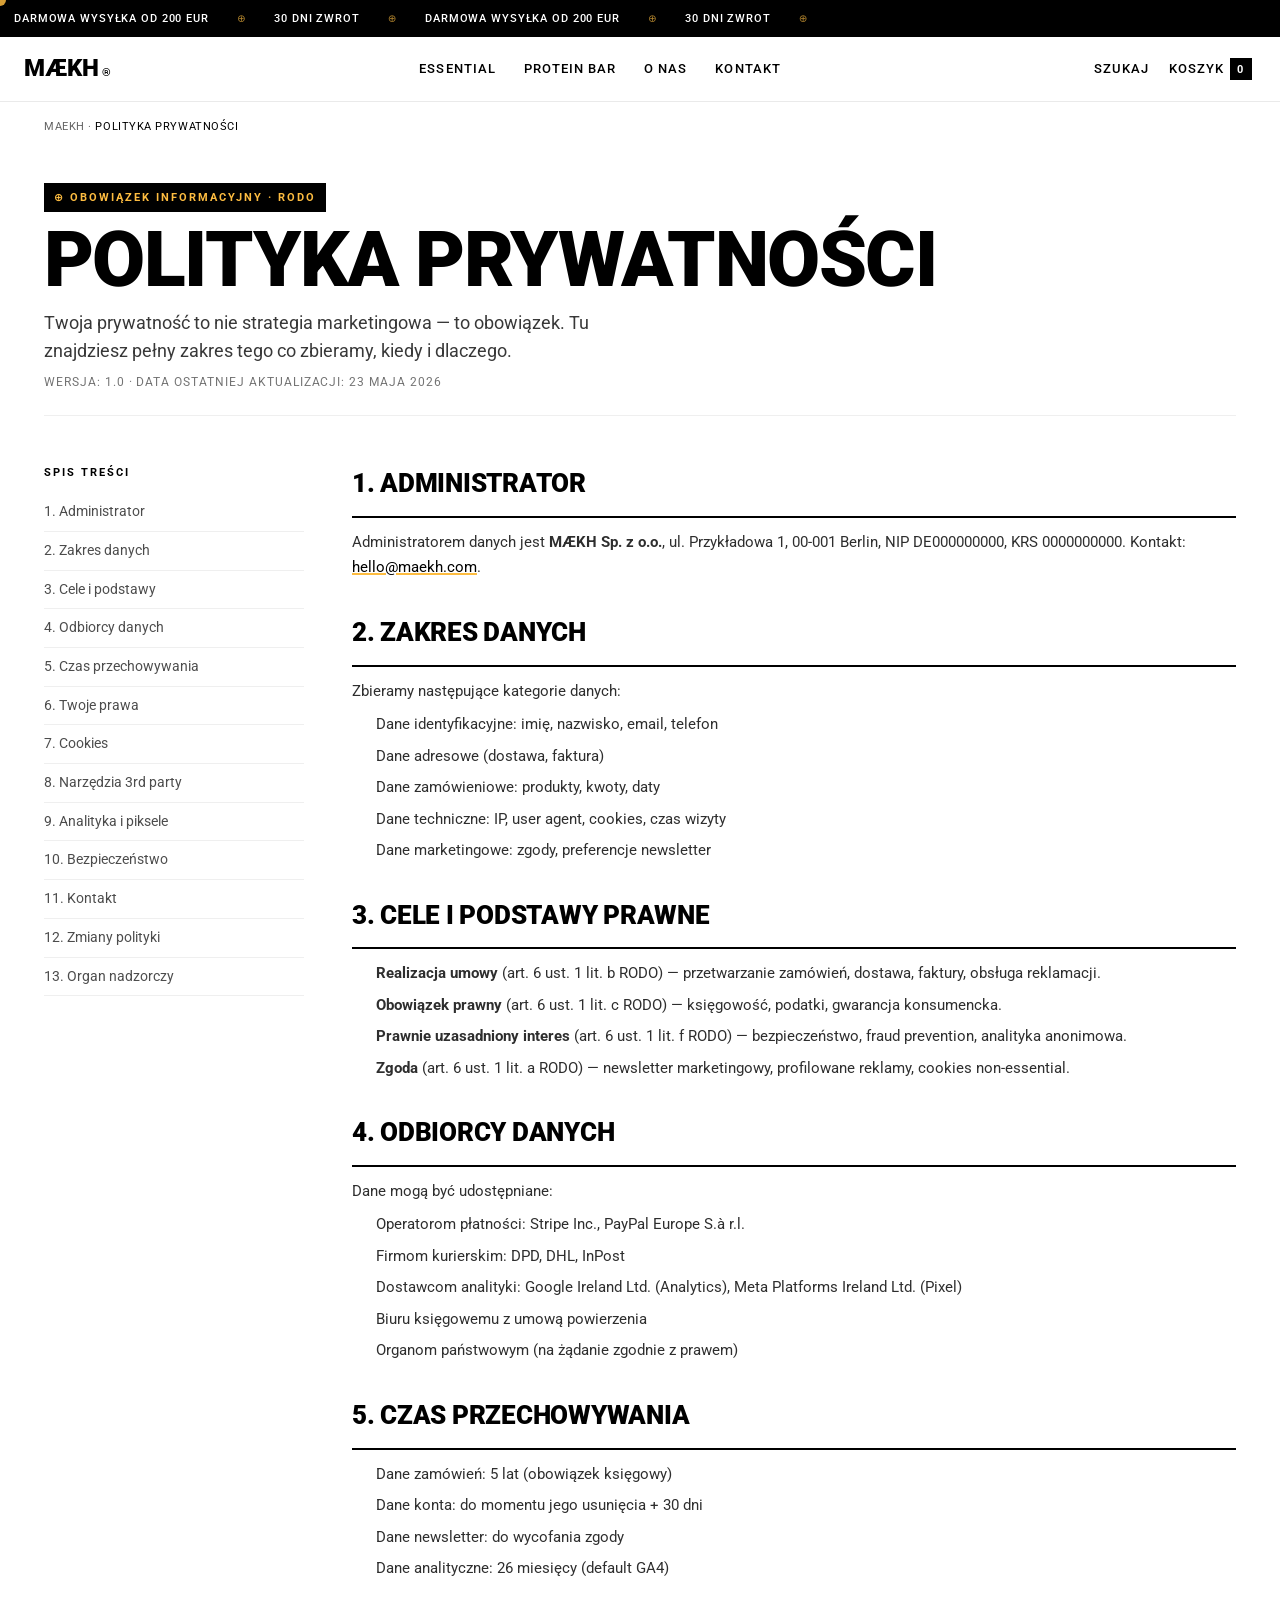
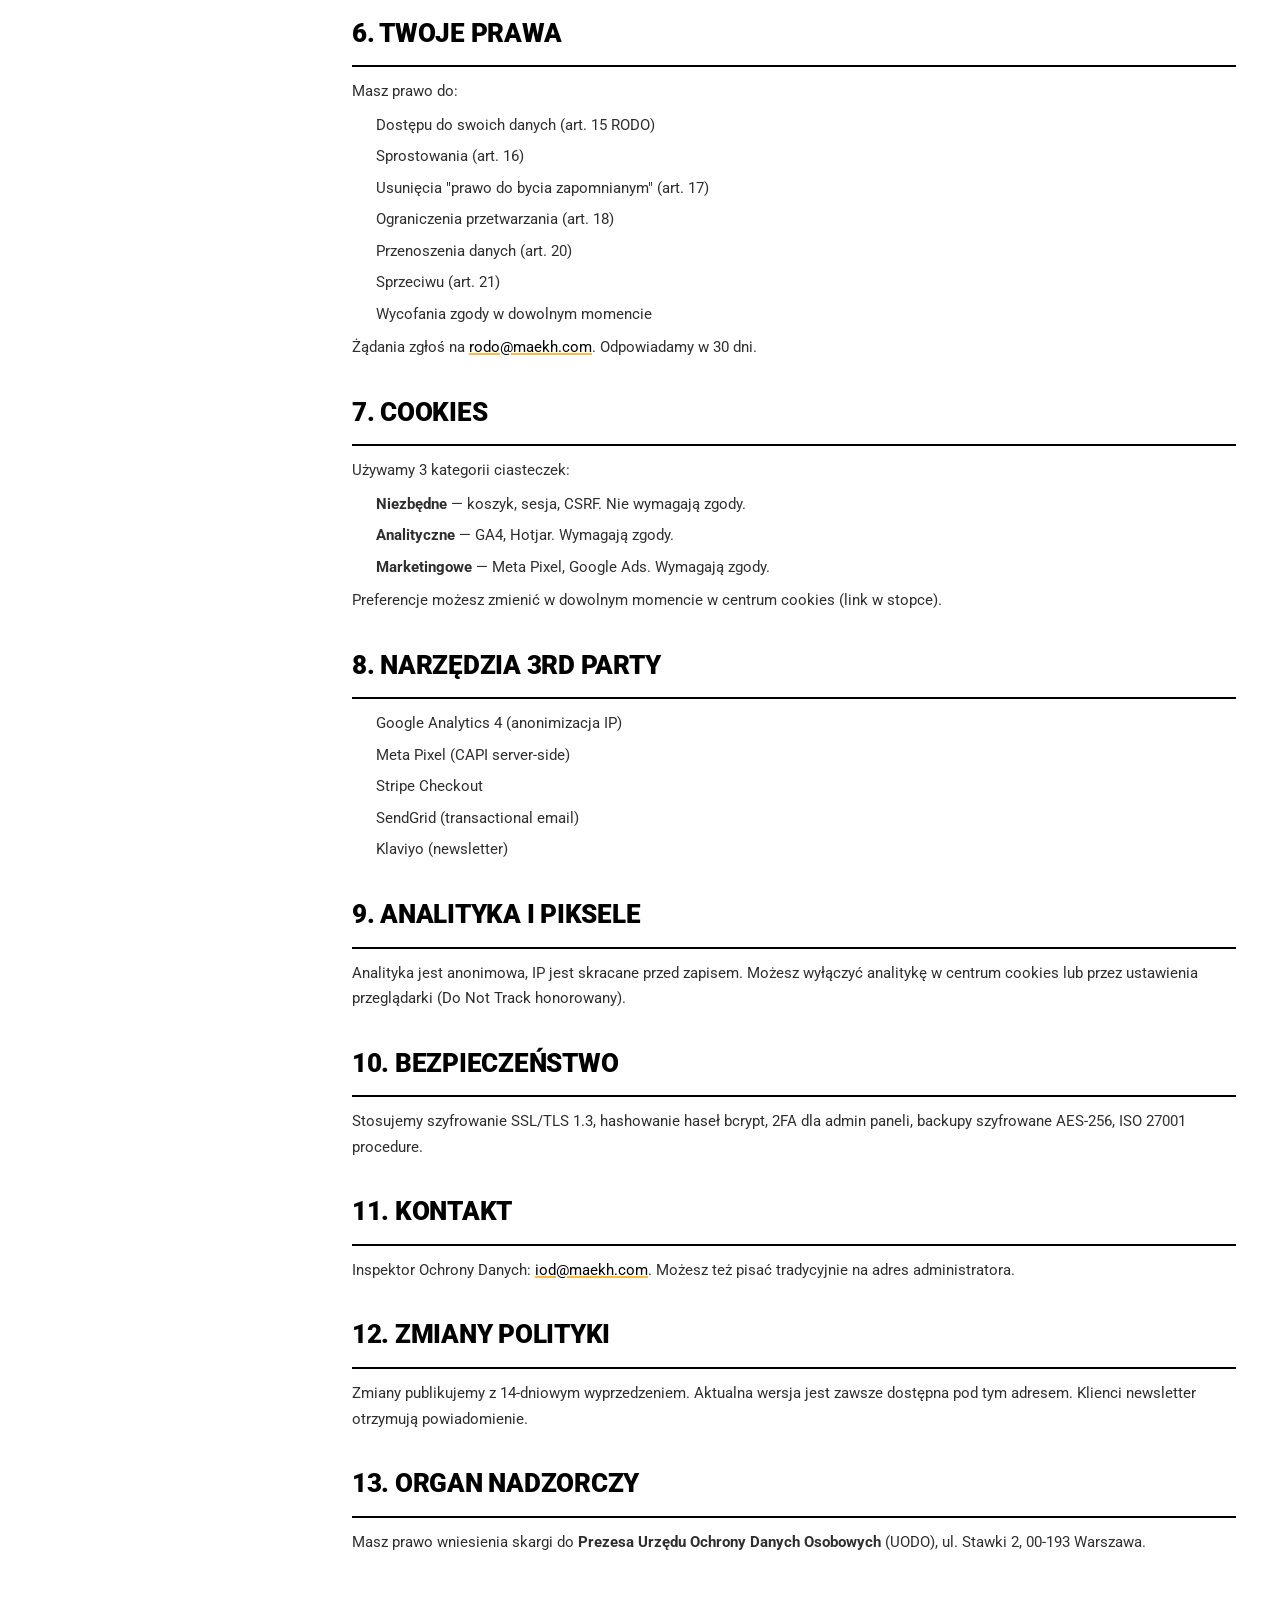
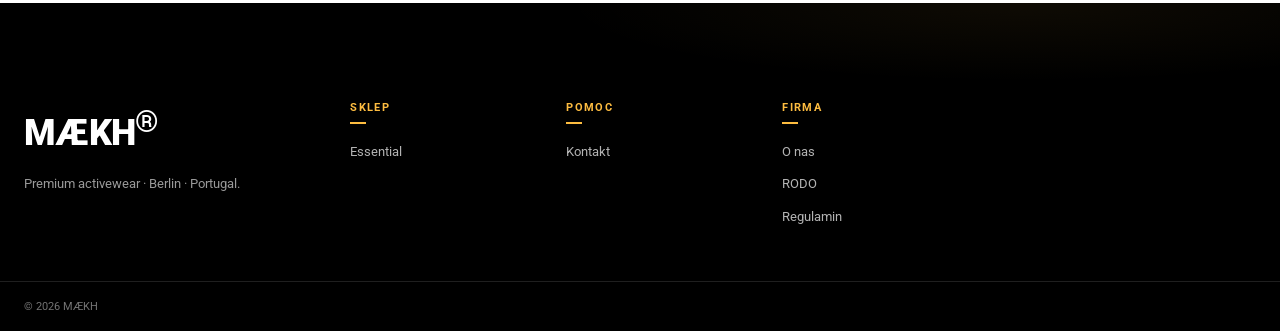
<file: polityka.html>
<!doctype html>
<html lang="pl">
<head>
<meta charset="utf-8">
<meta name="viewport" content="width=device-width, initial-scale=1, viewport-fit=cover">
<title>Polityka prywatności — MÆKH</title>
<meta name="robots" content="noindex,nofollow">
<link rel="icon" type="image/svg+xml" href="favicon.svg">
<link rel="stylesheet" href="styles.css">
<link href="https://fonts.googleapis.com/css2?family=Roboto:wght@400;500;700;900&display=swap" rel="stylesheet">
</head>
<body>
<aside class="bar"><div class="bar__track"><div class="bar__row"><span>DARMOWA WYSYŁKA OD 200 EUR</span><span class="bar__sep">⊕</span><span>30 DNI ZWROT</span><span class="bar__sep">⊕</span></div><div class="bar__row" aria-hidden="true"><span>DARMOWA WYSYŁKA OD 200 EUR</span><span class="bar__sep">⊕</span><span>30 DNI ZWROT</span><span class="bar__sep">⊕</span></div></div></aside>
<header class="hdr"><div class="hdr__inner"><a class="hdr__logo" href="index.html"><span class="hdr__logo-text">MÆKH</span><span class="hdr__logo-r">®</span></a><nav class="hdr__nav"><a href="collection.html">ESSENTIAL</a><a href="pdp.html">PROTEIN BAR</a><a href="about.html">O NAS</a><a href="contact.html">KONTAKT</a></nav><div class="hdr__actions"><button class="hdr__btn" data-search-trigger>Szukaj</button><button class="hdr__btn hdr__btn--cart" data-cart-trigger><span>Koszyk</span><span class="hdr__cart-count" data-cart-count>0</span></button><button class="hdr__burger" data-drawer-trigger aria-label="Menu"><span></span><span></span></button></div></div></header>

<main class="legal">
  <nav class="bcrumb"><a href="index.html">MAEKH</a> <span>·</span> <span aria-current="page">Polityka prywatności</span></nav>
  <header class="legal__head" data-reveal>
    <span class="legal__eyebrow">⊕ OBOWIĄZEK INFORMACYJNY · RODO</span>
    <h1>POLITYKA PRYWATNOŚCI</h1>
    <p class="legal__lead">Twoja prywatność to nie strategia marketingowa — to obowiązek. Tu znajdziesz pełny zakres tego co zbieramy, kiedy i dlaczego.</p>
    <p class="legal__meta">Wersja: 1.0 · Data ostatniej aktualizacji: 23 maja 2026</p>
  </header>

  <div class="legal__layout">
    <aside class="legal__toc">
      <h3>SPIS TREŚCI</h3>
      <ol>
        <li><a href="#admin">1. Administrator</a></li>
        <li><a href="#zakres">2. Zakres danych</a></li>
        <li><a href="#cele">3. Cele i podstawy</a></li>
        <li><a href="#odbiorcy">4. Odbiorcy danych</a></li>
        <li><a href="#czas">5. Czas przechowywania</a></li>
        <li><a href="#prawa">6. Twoje prawa</a></li>
        <li><a href="#cookies">7. Cookies</a></li>
        <li><a href="#trzecie">8. Narzędzia 3rd party</a></li>
        <li><a href="#analityka">9. Analityka i piksele</a></li>
        <li><a href="#bezpieczenstwo">10. Bezpieczeństwo</a></li>
        <li><a href="#kontakt">11. Kontakt</a></li>
        <li><a href="#zmiany">12. Zmiany polityki</a></li>
        <li><a href="#nadzor">13. Organ nadzorczy</a></li>
      </ol>
    </aside>

    <article class="legal__body">
      <section id="admin">
        <h2>1. ADMINISTRATOR</h2>
        <p>Administratorem danych jest <strong>MÆKH Sp. z o.o.</strong>, ul. Przykładowa 1, 00-001 Berlin, NIP DE000000000, KRS 0000000000. Kontakt: <a href="mailto:hello@maekh.com">hello@maekh.com</a>.</p>
      </section>
      <section id="zakres">
        <h2>2. ZAKRES DANYCH</h2>
        <p>Zbieramy następujące kategorie danych:</p>
        <ul>
          <li>Dane identyfikacyjne: imię, nazwisko, email, telefon</li>
          <li>Dane adresowe (dostawa, faktura)</li>
          <li>Dane zamówieniowe: produkty, kwoty, daty</li>
          <li>Dane techniczne: IP, user agent, cookies, czas wizyty</li>
          <li>Dane marketingowe: zgody, preferencje newsletter</li>
        </ul>
      </section>
      <section id="cele">
        <h2>3. CELE I PODSTAWY PRAWNE</h2>
        <ul>
          <li><strong>Realizacja umowy</strong> (art. 6 ust. 1 lit. b RODO) — przetwarzanie zamówień, dostawa, faktury, obsługa reklamacji.</li>
          <li><strong>Obowiązek prawny</strong> (art. 6 ust. 1 lit. c RODO) — księgowość, podatki, gwarancja konsumencka.</li>
          <li><strong>Prawnie uzasadniony interes</strong> (art. 6 ust. 1 lit. f RODO) — bezpieczeństwo, fraud prevention, analityka anonimowa.</li>
          <li><strong>Zgoda</strong> (art. 6 ust. 1 lit. a RODO) — newsletter marketingowy, profilowane reklamy, cookies non-essential.</li>
        </ul>
      </section>
      <section id="odbiorcy">
        <h2>4. ODBIORCY DANYCH</h2>
        <p>Dane mogą być udostępniane:</p>
        <ul>
          <li>Operatorom płatności: Stripe Inc., PayPal Europe S.à r.l.</li>
          <li>Firmom kurierskim: DPD, DHL, InPost</li>
          <li>Dostawcom analityki: Google Ireland Ltd. (Analytics), Meta Platforms Ireland Ltd. (Pixel)</li>
          <li>Biuru księgowemu z umową powierzenia</li>
          <li>Organom państwowym (na żądanie zgodnie z prawem)</li>
        </ul>
      </section>
      <section id="czas">
        <h2>5. CZAS PRZECHOWYWANIA</h2>
        <ul>
          <li>Dane zamówień: 5 lat (obowiązek księgowy)</li>
          <li>Dane konta: do momentu jego usunięcia + 30 dni</li>
          <li>Dane newsletter: do wycofania zgody</li>
          <li>Dane analityczne: 26 miesięcy (default GA4)</li>
        </ul>
      </section>
      <section id="prawa">
        <h2>6. TWOJE PRAWA</h2>
        <p>Masz prawo do:</p>
        <ul>
          <li>Dostępu do swoich danych (art. 15 RODO)</li>
          <li>Sprostowania (art. 16)</li>
          <li>Usunięcia "prawo do bycia zapomnianym" (art. 17)</li>
          <li>Ograniczenia przetwarzania (art. 18)</li>
          <li>Przenoszenia danych (art. 20)</li>
          <li>Sprzeciwu (art. 21)</li>
          <li>Wycofania zgody w dowolnym momencie</li>
        </ul>
        <p>Żądania zgłoś na <a href="mailto:rodo@maekh.com">rodo@maekh.com</a>. Odpowiadamy w 30 dni.</p>
      </section>
      <section id="cookies">
        <h2>7. COOKIES</h2>
        <p>Używamy 3 kategorii ciasteczek:</p>
        <ul>
          <li><strong>Niezbędne</strong> — koszyk, sesja, CSRF. Nie wymagają zgody.</li>
          <li><strong>Analityczne</strong> — GA4, Hotjar. Wymagają zgody.</li>
          <li><strong>Marketingowe</strong> — Meta Pixel, Google Ads. Wymagają zgody.</li>
        </ul>
        <p>Preferencje możesz zmienić w dowolnym momencie w centrum cookies (link w stopce).</p>
      </section>
      <section id="trzecie">
        <h2>8. NARZĘDZIA 3RD PARTY</h2>
        <ul>
          <li>Google Analytics 4 (anonimizacja IP)</li>
          <li>Meta Pixel (CAPI server-side)</li>
          <li>Stripe Checkout</li>
          <li>SendGrid (transactional email)</li>
          <li>Klaviyo (newsletter)</li>
        </ul>
      </section>
      <section id="analityka">
        <h2>9. ANALITYKA I PIKSELE</h2>
        <p>Analityka jest anonimowa, IP jest skracane przed zapisem. Możesz wyłączyć analitykę w centrum cookies lub przez ustawienia przeglądarki (Do Not Track honorowany).</p>
      </section>
      <section id="bezpieczenstwo">
        <h2>10. BEZPIECZEŃSTWO</h2>
        <p>Stosujemy szyfrowanie SSL/TLS 1.3, hashowanie haseł bcrypt, 2FA dla admin paneli, backupy szyfrowane AES-256, ISO 27001 procedure.</p>
      </section>
      <section id="kontakt">
        <h2>11. KONTAKT</h2>
        <p>Inspektor Ochrony Danych: <a href="mailto:iod@maekh.com">iod@maekh.com</a>. Możesz też pisać tradycyjnie na adres administratora.</p>
      </section>
      <section id="zmiany">
        <h2>12. ZMIANY POLITYKI</h2>
        <p>Zmiany publikujemy z 14-dniowym wyprzedzeniem. Aktualna wersja jest zawsze dostępna pod tym adresem. Klienci newsletter otrzymują powiadomienie.</p>
      </section>
      <section id="nadzor">
        <h2>13. ORGAN NADZORCZY</h2>
        <p>Masz prawo wniesienia skargi do <strong>Prezesa Urzędu Ochrony Danych Osobowych</strong> (UODO), ul. Stawki 2, 00-193 Warszawa.</p>
      </section>
    </article>
  </div>
</main>

<div class="cart-backdrop" data-cart-backdrop></div>
<aside class="cart" data-cart aria-hidden="true"><header class="cart__head"><h2 class="cart__title">Koszyk</h2><button class="cart__close" data-cart-close>×</button></header><div class="cart__items" data-cart-items><div class="cart__empty"><p>Koszyk jest pusty</p></div></div></aside>
<div class="toast" data-toast aria-hidden="true"><span class="toast__icon">✓</span><span class="toast__text" data-toast-text></span></div>
<div class="search" data-search aria-hidden="true"><div class="search__backdrop" data-search-close></div><div class="search__panel"><header class="search__head"><span class="search__brand">MÆKH<sup>®</sup></span><button class="search__close" data-search-close><span></span><span></span></button></header><div class="search__body"><form class="search__form"><span class="search__icon"><svg viewBox="0 0 24 24" fill="none" stroke="currentColor" stroke-width="1.8"><circle cx="11" cy="11" r="7"/><path d="m20 20-3.5-3.5"/></svg></span><input type="search" data-search-input placeholder="Czego szukasz?"></form></div></div></div>
<div class="drawer-backdrop" data-drawer-backdrop></div>
<aside class="drawer" data-drawer aria-hidden="true"><div class="drawer__inner"><header class="drawer__head"><a class="drawer__brand" href="index.html">MÆKH<sup>®</sup></a><button class="drawer__close" data-drawer-close><span></span><span></span></button></header></div></aside>
<footer class="ftr"><div class="ftr__inner"><div class="ftr__brand"><span class="ftr__logo">MÆKH<sup>®</sup></span><p>Premium activewear · Berlin · Portugal.</p></div><nav class="ftr__col"><h3>SKLEP</h3><a href="collection.html">Essential</a></nav><nav class="ftr__col"><h3>POMOC</h3><a href="contact.html">Kontakt</a></nav><nav class="ftr__col"><h3>FIRMA</h3><a href="about.html">O nas</a><a href="polityka.html">RODO</a><a href="regulamin.html">Regulamin</a></nav></div><div class="ftr__bottom"><p>© 2026 MÆKH</p></div></footer>
<!-- FAB mobile actions -->
<button class="fab-search" data-search-trigger aria-label="Wyszukaj"><svg class="fab-search__icon" viewBox="0 0 24 24"><circle cx="11" cy="11" r="7"/><path d="m20 20-3.5-3.5"/></svg></button>
<button class="fab-cart" data-cart-trigger aria-label="Koszyk"><svg class="fab-cart__icon" viewBox="0 0 24 24"><path d="M6 6h15l-1.5 9h-12L6 6z"/><circle cx="9" cy="20" r="1.5"/><circle cx="18" cy="20" r="1.5"/><path d="M6 6 5 3H2"/></svg><span class="fab-cart__badge" data-cart-count>0</span></button>
<script src="script.js" type="module"></script>
</body>
</html>
</file>
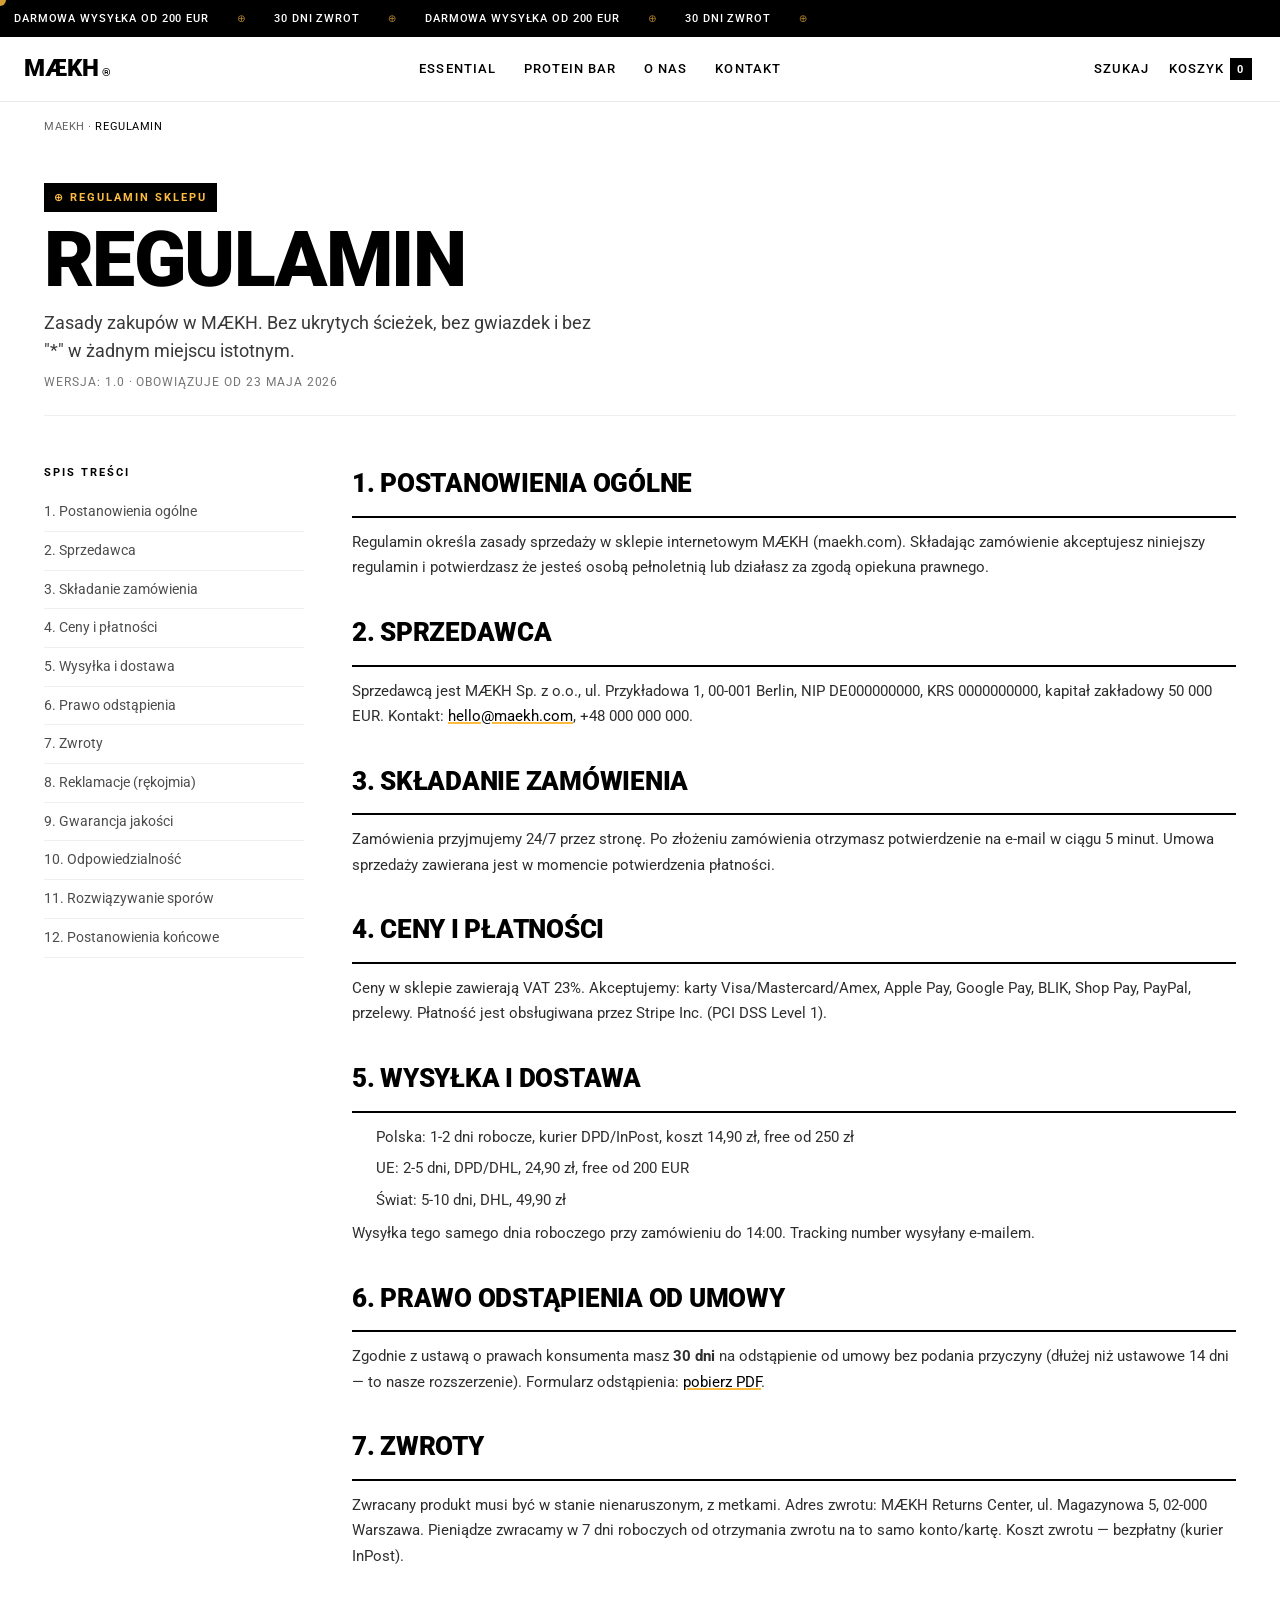
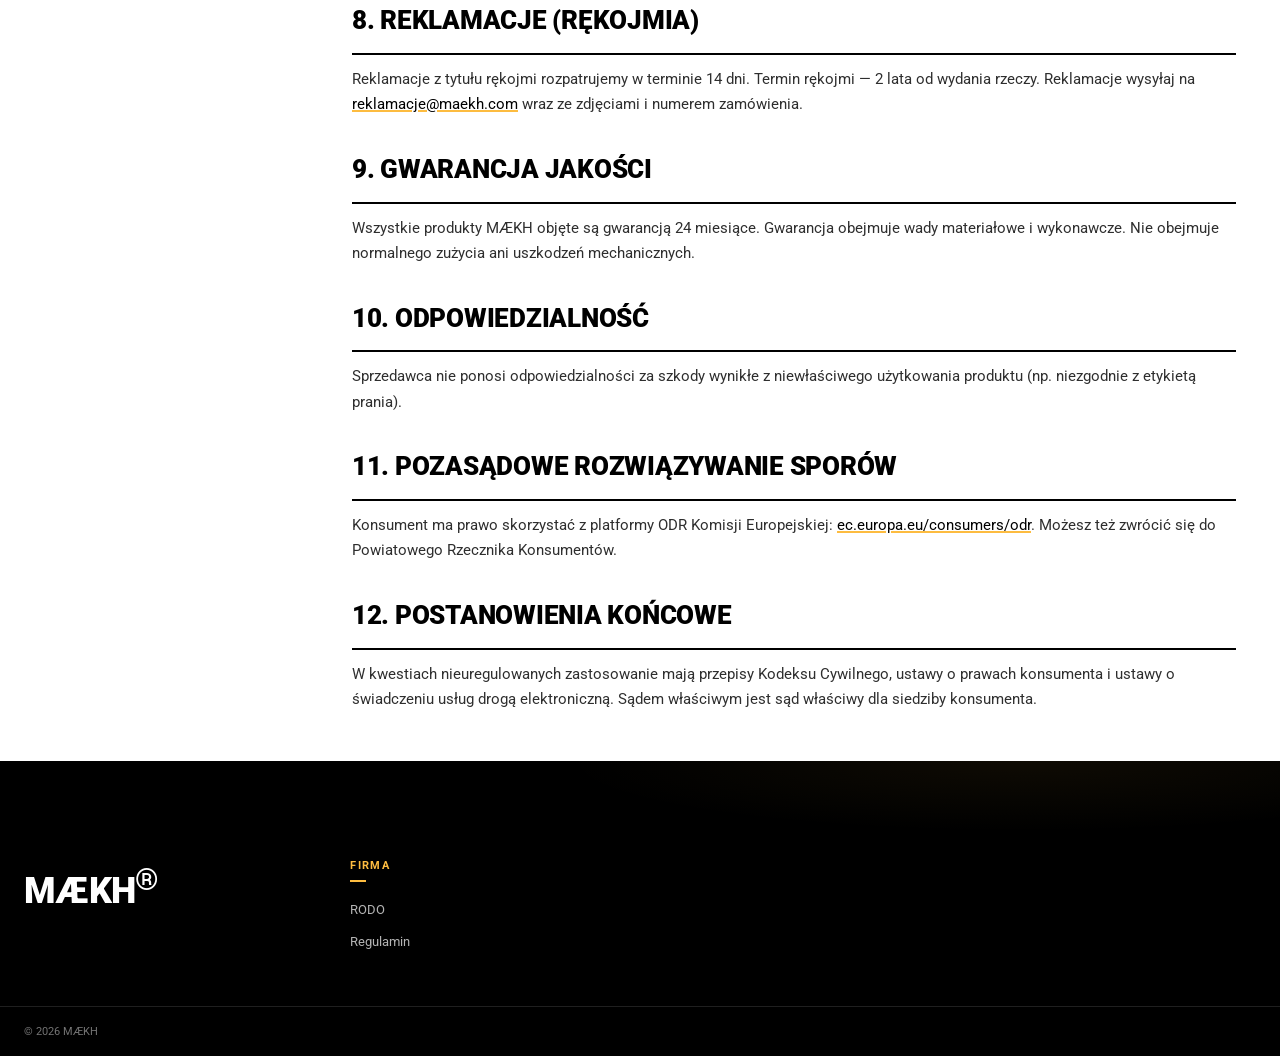
<file: regulamin.html>
<!doctype html>
<html lang="pl">
<head>
<meta charset="utf-8">
<meta name="viewport" content="width=device-width, initial-scale=1, viewport-fit=cover">
<title>Regulamin sklepu — MÆKH</title>
<meta name="robots" content="noindex,nofollow">
<link rel="icon" type="image/svg+xml" href="favicon.svg">
<link rel="stylesheet" href="styles.css">
<link href="https://fonts.googleapis.com/css2?family=Roboto:wght@400;500;700;900&display=swap" rel="stylesheet">
</head>
<body>
<aside class="bar"><div class="bar__track"><div class="bar__row"><span>DARMOWA WYSYŁKA OD 200 EUR</span><span class="bar__sep">⊕</span><span>30 DNI ZWROT</span><span class="bar__sep">⊕</span></div><div class="bar__row" aria-hidden="true"><span>DARMOWA WYSYŁKA OD 200 EUR</span><span class="bar__sep">⊕</span><span>30 DNI ZWROT</span><span class="bar__sep">⊕</span></div></div></aside>
<header class="hdr"><div class="hdr__inner"><a class="hdr__logo" href="index.html"><span class="hdr__logo-text">MÆKH</span><span class="hdr__logo-r">®</span></a><nav class="hdr__nav"><a href="collection.html">ESSENTIAL</a><a href="pdp.html">PROTEIN BAR</a><a href="about.html">O NAS</a><a href="contact.html">KONTAKT</a></nav><div class="hdr__actions"><button class="hdr__btn" data-search-trigger>Szukaj</button><button class="hdr__btn hdr__btn--cart" data-cart-trigger><span>Koszyk</span><span class="hdr__cart-count" data-cart-count>0</span></button><button class="hdr__burger" data-drawer-trigger aria-label="Menu"><span></span><span></span></button></div></div></header>

<main class="legal">
  <nav class="bcrumb"><a href="index.html">MAEKH</a> <span>·</span> <span aria-current="page">Regulamin</span></nav>
  <header class="legal__head" data-reveal>
    <span class="legal__eyebrow">⊕ REGULAMIN SKLEPU</span>
    <h1>REGULAMIN</h1>
    <p class="legal__lead">Zasady zakupów w MÆKH. Bez ukrytych ścieżek, bez gwiazdek i bez "&#42;" w żadnym miejscu istotnym.</p>
    <p class="legal__meta">Wersja: 1.0 · Obowiązuje od 23 maja 2026</p>
  </header>

  <div class="legal__layout">
    <aside class="legal__toc">
      <h3>SPIS TREŚCI</h3>
      <ol>
        <li><a href="#postanowienia">1. Postanowienia ogólne</a></li>
        <li><a href="#sprzedawca">2. Sprzedawca</a></li>
        <li><a href="#zamowienia">3. Składanie zamówienia</a></li>
        <li><a href="#ceny">4. Ceny i płatności</a></li>
        <li><a href="#wysylka">5. Wysyłka i dostawa</a></li>
        <li><a href="#odstapienie">6. Prawo odstąpienia</a></li>
        <li><a href="#zwroty">7. Zwroty</a></li>
        <li><a href="#reklamacje">8. Reklamacje (rękojmia)</a></li>
        <li><a href="#gwarancja">9. Gwarancja jakości</a></li>
        <li><a href="#odpowiedzialnosc">10. Odpowiedzialność</a></li>
        <li><a href="#pozasadowe">11. Rozwiązywanie sporów</a></li>
        <li><a href="#postanowienia-koncowe">12. Postanowienia końcowe</a></li>
      </ol>
    </aside>

    <article class="legal__body">
      <section id="postanowienia">
        <h2>1. POSTANOWIENIA OGÓLNE</h2>
        <p>Regulamin określa zasady sprzedaży w sklepie internetowym MÆKH (maekh.com). Składając zamówienie akceptujesz niniejszy regulamin i potwierdzasz że jesteś osobą pełnoletnią lub działasz za zgodą opiekuna prawnego.</p>
      </section>
      <section id="sprzedawca">
        <h2>2. SPRZEDAWCA</h2>
        <p>Sprzedawcą jest MÆKH Sp. z o.o., ul. Przykładowa 1, 00-001 Berlin, NIP DE000000000, KRS 0000000000, kapitał zakładowy 50 000 EUR. Kontakt: <a href="mailto:hello@maekh.com">hello@maekh.com</a>, +48 000 000 000.</p>
      </section>
      <section id="zamowienia">
        <h2>3. SKŁADANIE ZAMÓWIENIA</h2>
        <p>Zamówienia przyjmujemy 24/7 przez stronę. Po złożeniu zamówienia otrzymasz potwierdzenie na e-mail w ciągu 5 minut. Umowa sprzedaży zawierana jest w momencie potwierdzenia płatności.</p>
      </section>
      <section id="ceny">
        <h2>4. CENY I PŁATNOŚCI</h2>
        <p>Ceny w sklepie zawierają VAT 23%. Akceptujemy: karty Visa/Mastercard/Amex, Apple Pay, Google Pay, BLIK, Shop Pay, PayPal, przelewy. Płatność jest obsługiwana przez Stripe Inc. (PCI DSS Level 1).</p>
      </section>
      <section id="wysylka">
        <h2>5. WYSYŁKA I DOSTAWA</h2>
        <ul>
          <li>Polska: 1-2 dni robocze, kurier DPD/InPost, koszt 14,90 zł, free od 250 zł</li>
          <li>UE: 2-5 dni, DPD/DHL, 24,90 zł, free od 200 EUR</li>
          <li>Świat: 5-10 dni, DHL, 49,90 zł</li>
        </ul>
        <p>Wysyłka tego samego dnia roboczego przy zamówieniu do 14:00. Tracking number wysyłany e-mailem.</p>
      </section>
      <section id="odstapienie">
        <h2>6. PRAWO ODSTĄPIENIA OD UMOWY</h2>
        <p>Zgodnie z ustawą o prawach konsumenta masz <strong>30 dni</strong> na odstąpienie od umowy bez podania przyczyny (dłużej niż ustawowe 14 dni — to nasze rozszerzenie). Formularz odstąpienia: <a href="regulamin.html#odstapienie">pobierz PDF</a>.</p>
      </section>
      <section id="zwroty">
        <h2>7. ZWROTY</h2>
        <p>Zwracany produkt musi być w stanie nienaruszonym, z metkami. Adres zwrotu: MÆKH Returns Center, ul. Magazynowa 5, 02-000 Warszawa. Pieniądze zwracamy w 7 dni roboczych od otrzymania zwrotu na to samo konto/kartę. Koszt zwrotu — bezpłatny (kurier InPost).</p>
      </section>
      <section id="reklamacje">
        <h2>8. REKLAMACJE (RĘKOJMIA)</h2>
        <p>Reklamacje z tytułu rękojmi rozpatrujemy w terminie 14 dni. Termin rękojmi — 2 lata od wydania rzeczy. Reklamacje wysyłaj na <a href="mailto:reklamacje@maekh.com">reklamacje@maekh.com</a> wraz ze zdjęciami i numerem zamówienia.</p>
      </section>
      <section id="gwarancja">
        <h2>9. GWARANCJA JAKOŚCI</h2>
        <p>Wszystkie produkty MÆKH objęte są gwarancją 24 miesiące. Gwarancja obejmuje wady materiałowe i wykonawcze. Nie obejmuje normalnego zużycia ani uszkodzeń mechanicznych.</p>
      </section>
      <section id="odpowiedzialnosc">
        <h2>10. ODPOWIEDZIALNOŚĆ</h2>
        <p>Sprzedawca nie ponosi odpowiedzialności za szkody wynikłe z niewłaściwego użytkowania produktu (np. niezgodnie z etykietą prania).</p>
      </section>
      <section id="pozasadowe">
        <h2>11. POZASĄDOWE ROZWIĄZYWANIE SPORÓW</h2>
        <p>Konsument ma prawo skorzystać z platformy ODR Komisji Europejskiej: <a href="https://ec.europa.eu/consumers/odr/" rel="nofollow">ec.europa.eu/consumers/odr</a>. Możesz też zwrócić się do Powiatowego Rzecznika Konsumentów.</p>
      </section>
      <section id="postanowienia-koncowe">
        <h2>12. POSTANOWIENIA KOŃCOWE</h2>
        <p>W kwestiach nieuregulowanych zastosowanie mają przepisy Kodeksu Cywilnego, ustawy o prawach konsumenta i ustawy o świadczeniu usług drogą elektroniczną. Sądem właściwym jest sąd właściwy dla siedziby konsumenta.</p>
      </section>
    </article>
  </div>
</main>

<div class="cart-backdrop" data-cart-backdrop></div>
<aside class="cart" data-cart aria-hidden="true"><header class="cart__head"><h2 class="cart__title">Koszyk</h2><button class="cart__close" data-cart-close>×</button></header><div class="cart__items" data-cart-items><div class="cart__empty"><p>Koszyk jest pusty</p></div></div></aside>
<div class="toast" data-toast aria-hidden="true"><span class="toast__icon">✓</span><span class="toast__text" data-toast-text></span></div>
<div class="search" data-search aria-hidden="true"><div class="search__backdrop" data-search-close></div><div class="search__panel"><header class="search__head"><span class="search__brand">MÆKH<sup>®</sup></span><button class="search__close" data-search-close><span></span><span></span></button></header></div></div>
<div class="drawer-backdrop" data-drawer-backdrop></div>
<aside class="drawer" data-drawer aria-hidden="true"><div class="drawer__inner"><header class="drawer__head"><a class="drawer__brand" href="index.html">MÆKH<sup>®</sup></a><button class="drawer__close" data-drawer-close><span></span><span></span></button></header></div></aside>
<footer class="ftr"><div class="ftr__inner"><div class="ftr__brand"><span class="ftr__logo">MÆKH<sup>®</sup></span></div><nav class="ftr__col"><h3>FIRMA</h3><a href="polityka.html">RODO</a><a href="regulamin.html">Regulamin</a></nav></div><div class="ftr__bottom"><p>© 2026 MÆKH</p></div></footer>
<!-- FAB mobile actions -->
<button class="fab-search" data-search-trigger aria-label="Wyszukaj"><svg class="fab-search__icon" viewBox="0 0 24 24"><circle cx="11" cy="11" r="7"/><path d="m20 20-3.5-3.5"/></svg></button>
<button class="fab-cart" data-cart-trigger aria-label="Koszyk"><svg class="fab-cart__icon" viewBox="0 0 24 24"><path d="M6 6h15l-1.5 9h-12L6 6z"/><circle cx="9" cy="20" r="1.5"/><circle cx="18" cy="20" r="1.5"/><path d="M6 6 5 3H2"/></svg><span class="fab-cart__badge" data-cart-count>0</span></button>
<script src="script.js" type="module"></script>
</body>
</html>
</file>
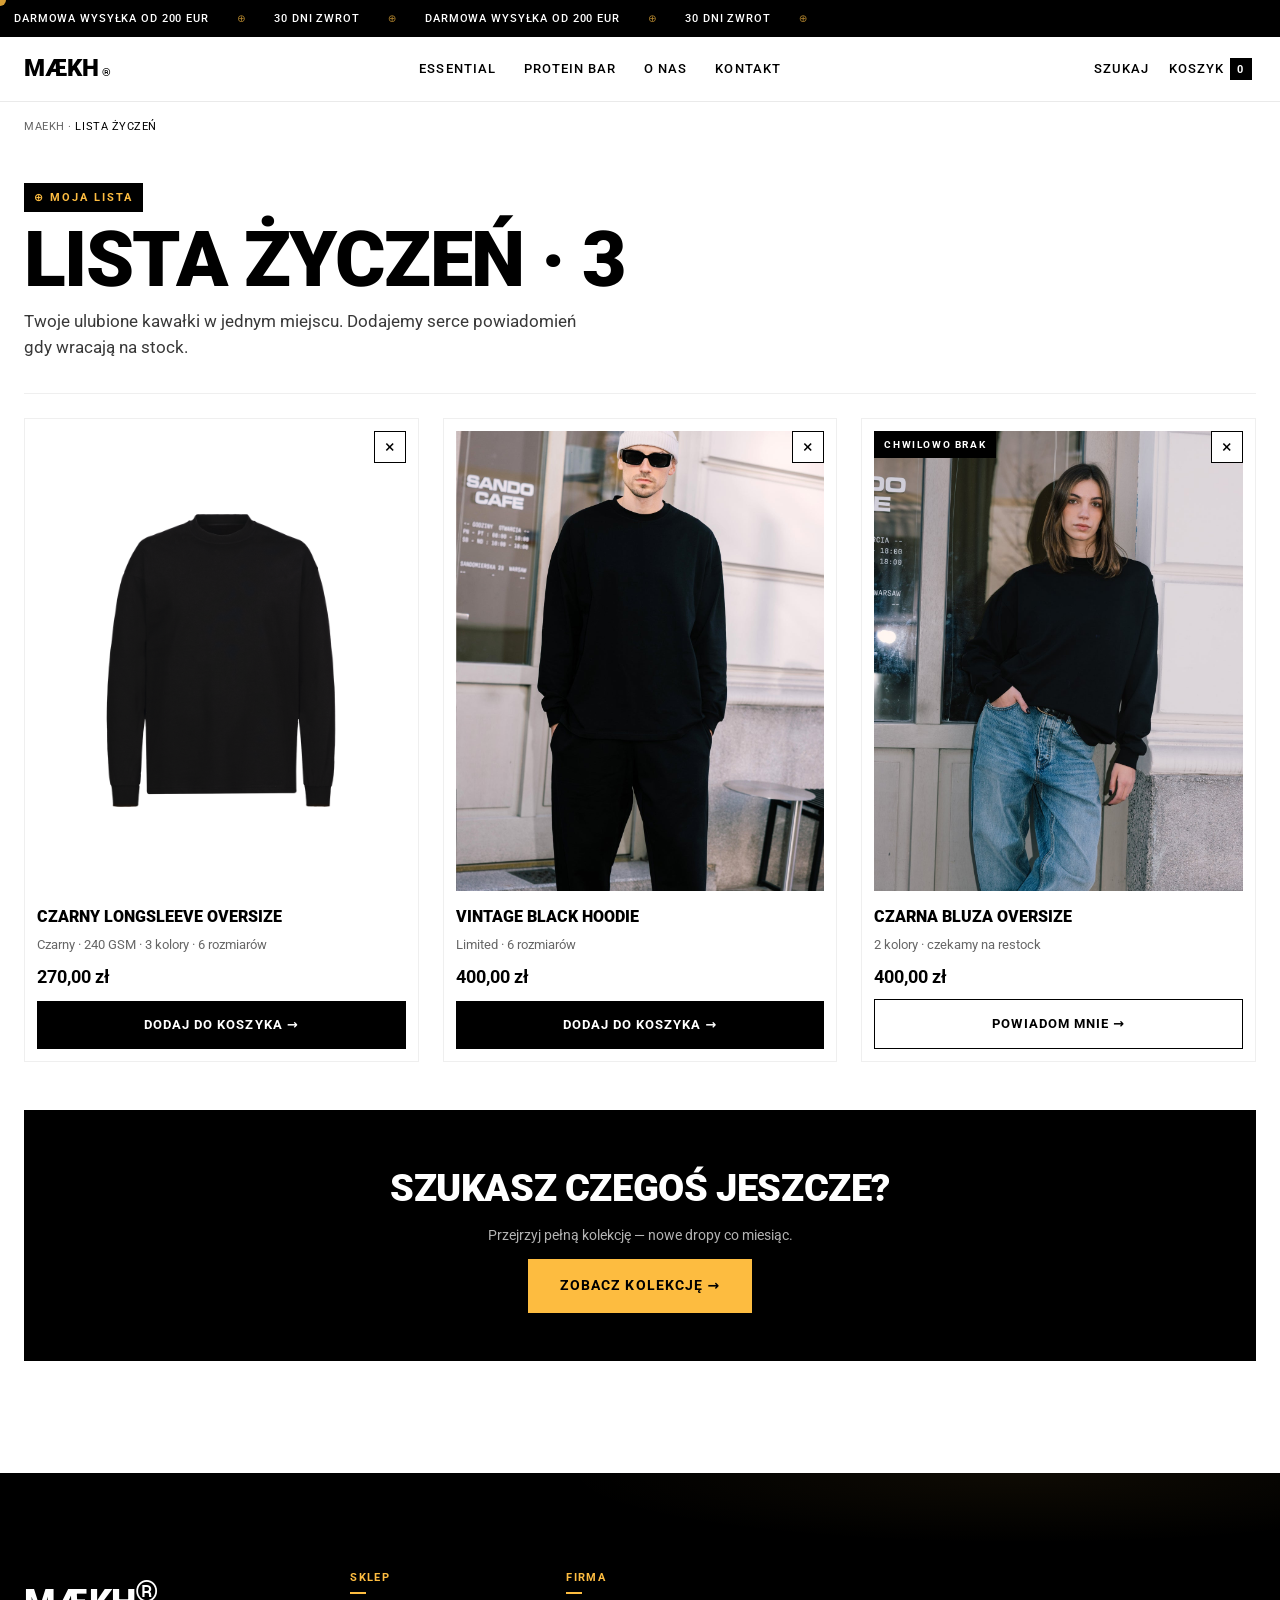
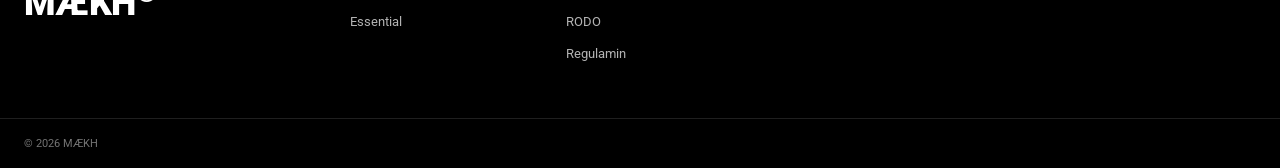
<file: wishlist.html>
<!doctype html>
<html lang="pl">
<head>
<meta charset="utf-8">
<meta name="viewport" content="width=device-width, initial-scale=1, viewport-fit=cover">
<title>Lista życzeń — MÆKH</title>
<meta name="robots" content="noindex,nofollow">
<link rel="icon" type="image/svg+xml" href="favicon.svg">
<link rel="stylesheet" href="styles.css">
<link href="https://fonts.googleapis.com/css2?family=Roboto:wght@400;500;700;900&display=swap" rel="stylesheet">
</head>
<body>
<aside class="bar"><div class="bar__track"><div class="bar__row"><span>DARMOWA WYSYŁKA OD 200 EUR</span><span class="bar__sep">⊕</span><span>30 DNI ZWROT</span><span class="bar__sep">⊕</span></div><div class="bar__row" aria-hidden="true"><span>DARMOWA WYSYŁKA OD 200 EUR</span><span class="bar__sep">⊕</span><span>30 DNI ZWROT</span><span class="bar__sep">⊕</span></div></div></aside>
<header class="hdr"><div class="hdr__inner"><a class="hdr__logo" href="index.html"><span class="hdr__logo-text">MÆKH</span><span class="hdr__logo-r">®</span></a><nav class="hdr__nav"><a href="collection.html">ESSENTIAL</a><a href="pdp.html">PROTEIN BAR</a><a href="about.html">O NAS</a><a href="contact.html">KONTAKT</a></nav><div class="hdr__actions"><button class="hdr__btn" data-search-trigger>Szukaj</button><button class="hdr__btn hdr__btn--cart" data-cart-trigger><span>Koszyk</span><span class="hdr__cart-count" data-cart-count>0</span></button><button class="hdr__burger" data-drawer-trigger aria-label="Menu"><span></span><span></span></button></div></div></header>

<main class="wish">
  <nav class="bcrumb"><a href="index.html">MAEKH</a> <span>·</span> <span aria-current="page">Lista życzeń</span></nav>

  <header class="wish__head" data-reveal>
    <span class="wish__eyebrow">⊕ MOJA LISTA</span>
    <h1>LISTA ŻYCZEŃ · <span data-wish-count>3</span></h1>
    <p class="wish__lead">Twoje ulubione kawałki w jednym miejscu. Dodajemy serce powiadomień gdy wracają na stock.</p>
  </header>

  <section class="wish__grid">
    <article class="wish__card" data-reveal style="--card-delay:0ms">
      <a href="pdp.html" class="wish__img" style="background-image:url('assets/product-front.png')"></a>
      <button class="wish__remove" aria-label="Usuń z listy">×</button>
      <h3><a href="pdp.html">CZARNY LONGSLEEVE OVERSIZE</a></h3>
      <p class="wish__meta">Czarny · 240 GSM · 3 kolory · 6 rozmiarów</p>
      <p class="wish__price">270,00 zł</p>
      <div class="wish__actions">
        <button class="wish__atc">DODAJ DO KOSZYKA →</button>
      </div>
    </article>

    <article class="wish__card" data-reveal style="--card-delay:80ms">
      <a href="pdp.html" class="wish__img" style="background-image:url('assets/product-lifestyle-1.jpg')"></a>
      <button class="wish__remove" aria-label="Usuń z listy">×</button>
      <h3><a href="pdp.html">VINTAGE BLACK HOODIE</a></h3>
      <p class="wish__meta">Limited · 6 rozmiarów</p>
      <p class="wish__price">400,00 zł</p>
      <div class="wish__actions">
        <button class="wish__atc">DODAJ DO KOSZYKA →</button>
      </div>
    </article>

    <article class="wish__card wish__card--soldout" data-reveal style="--card-delay:160ms">
      <a href="pdp.html" class="wish__img" style="background-image:url('assets/product-lifestyle-2.jpg')"></a>
      <button class="wish__remove" aria-label="Usuń z listy">×</button>
      <span class="wish__badge">CHWILOWO BRAK</span>
      <h3><a href="pdp.html">CZARNA BLUZA OVERSIZE</a></h3>
      <p class="wish__meta">2 kolory · czekamy na restock</p>
      <p class="wish__price">400,00 zł</p>
      <div class="wish__actions">
        <button class="wish__notify">POWIADOM MNIE →</button>
      </div>
    </article>
  </section>

  <section class="wish__empty-cta" data-reveal>
    <h2>SZUKASZ CZEGOŚ JESZCZE?</h2>
    <p>Przejrzyj pełną kolekcję — nowe dropy co miesiąc.</p>
    <a href="collection.html" class="wish__cta">ZOBACZ KOLEKCJĘ →</a>
  </section>
</main>

<div class="cart-backdrop" data-cart-backdrop></div>
<aside class="cart" data-cart aria-hidden="true"><header class="cart__head"><h2 class="cart__title">Koszyk</h2><button class="cart__close" data-cart-close>×</button></header><div class="cart__items" data-cart-items><div class="cart__empty"><p>Koszyk jest pusty</p></div></div></aside>
<div class="toast" data-toast aria-hidden="true"><span class="toast__icon">✓</span><span class="toast__text" data-toast-text></span></div>
<div class="search" data-search aria-hidden="true"><div class="search__backdrop" data-search-close></div><div class="search__panel"><header class="search__head"><span class="search__brand">MÆKH<sup>®</sup></span><button class="search__close" data-search-close><span></span><span></span></button></header></div></div>
<div class="drawer-backdrop" data-drawer-backdrop></div>
<aside class="drawer" data-drawer aria-hidden="true"><div class="drawer__inner"><header class="drawer__head"><a class="drawer__brand" href="index.html">MÆKH<sup>®</sup></a><button class="drawer__close" data-drawer-close><span></span><span></span></button></header></div></aside>
<footer class="ftr"><div class="ftr__inner"><div class="ftr__brand"><span class="ftr__logo">MÆKH<sup>®</sup></span></div><nav class="ftr__col"><h3>SKLEP</h3><a href="collection.html">Essential</a></nav><nav class="ftr__col"><h3>FIRMA</h3><a href="polityka.html">RODO</a><a href="regulamin.html">Regulamin</a></nav></div><div class="ftr__bottom"><p>© 2026 MÆKH</p></div></footer>
<!-- FAB mobile actions -->
<button class="fab-search" data-search-trigger aria-label="Wyszukaj"><svg class="fab-search__icon" viewBox="0 0 24 24"><circle cx="11" cy="11" r="7"/><path d="m20 20-3.5-3.5"/></svg></button>
<button class="fab-cart" data-cart-trigger aria-label="Koszyk"><svg class="fab-cart__icon" viewBox="0 0 24 24"><path d="M6 6h15l-1.5 9h-12L6 6z"/><circle cx="9" cy="20" r="1.5"/><circle cx="18" cy="20" r="1.5"/><path d="M6 6 5 3H2"/></svg><span class="fab-cart__badge" data-cart-count>0</span></button>
<script src="script.js" type="module"></script>
</body>
</html>
</file>
<file: styles.css>
/* ============================================================
   MÆKH — PDP prototype v0.1
   Brand stack: Roboto + monochrome + yellow #fdbc40 accent
   ============================================================ */

:root {
  /* Brand palette (from MAEKH live CSS variables) */
  --color-black: #000;
  --color-white: #fff;
  --color-light: #efefef;
  --color-border: #eaeaea;
  --color-border-strong: #363636;
  --color-text-muted: rgba(34,34,34,0.7);
  --color-text-soft: rgba(34,34,34,0.55);
  --color-accent: #fdbc40;       /* yellow — conversion highlights */
  --color-promo: #ce1900;        /* red — urgency / sale */
  --color-success: #18a85a;      /* green — stock OK */

  /* Spacing (8-point grid + jumps for editorial whitespace) */
  --s-1: 4px;
  --s-2: 8px;
  --s-3: 12px;
  --s-4: 16px;
  --s-5: 24px;
  --s-6: 32px;
  --s-7: 48px;
  --s-8: 64px;
  --s-9: 96px;
  --s-10: 128px;

  /* Typography */
  --font-body: 'Roboto', system-ui, -apple-system, sans-serif;
  --fs-xs: 11px;
  --fs-sm: 13px;
  --fs-base: 14px;
  --fs-md: 16px;
  --fs-lg: 20px;
  --fs-xl: 28px;
  --fs-2xl: 40px;
  --fs-hero: clamp(56px, 8vw, 120px);

  /* Layout */
  --bar-h: 36px;
  --hdr-h: 64px;
  --container-max: 1440px;
  --pdp-gap: 64px;

  /* Animations — editorial sharp easings (no bounce/spring per MAEKH motyw) */
  --ease: cubic-bezier(0.22, 1, 0.36, 1);            /* ease-out-quart */
  --ease-spring: cubic-bezier(0.22, 1, 0.36, 1);     /* alias, sharper */
  --ease-sharp: cubic-bezier(0.65, 0, 0.35, 1);      /* technical inout */
  --ease-fast: cubic-bezier(0.4, 0, 0.2, 1);         /* hover micro */
}

/* ════════════════════════════════════════════════════════════
   GLOBAL SQUARE — MAEKH brutalist editorial motyw
   ════════════════════════════════════════════════════════════ */
/* Hard reset: zero border-radius na wszystkich UI elementach */
.bar, .hdr, .hdr__btn, .hdr__cart-count,
.atc, .atc--secondary, .stickybar, .stickybar__atc,
.hero__cta, .featured__link, .cross__card, .cross__img-wrap, .cross__arrow,
.tst, .ugc__tile, .news__form input, .news__form button,
.ftr__news-form, .ftr__news-form button, .ftr__pay span, .ftr__lang,
.search__chip, .search__form input, .search__form button, .search__product, .search__product-img,
.drawer__nav a, .drawer__chip, .drawer__chip-icon, .drawer__cta-btn, .drawer__contact-item, .drawer__info, .drawer__close,
.cookies__panel, .cookies__btn,
.news-modal__panel, .news-modal__close, .news-modal__eyebrow, .news-modal__form input, .news-modal__form button, .news-modal__code,
.prod-card__img-wrap, .prod-card__quick, .prod-card__badge,
.cats__tile, .cats__overlay,
.lookbook__shot, .lookbook__cta,
.testimonials__cta,
.filters__select, .filters__swatch, .filters__sizes button, .filters__clear,
.pagi__nums button,
.cart-page__item, .cart-page__item-img, .cart-page__summary, .cart-page__promo input, .cart-page__promo button, .cart-page__checkout, .cart-page__pay-options span,
.about__col-img, .about__hero-bg, .contact__info-block, .contact__form input, .contact__form select, .contact__form textarea, .contact__form-submit,
.err404__cta,
.toast,
.cart, .cart__line, .cart__line-img, .cart__progress-fill, .cart__qty, .cart__qty button, .cart__checkout,
.opt__guide,
.acc,
.realizacja-card, .real-stat,
.size, .sw,
.gal__shot,
.bcrumb,
.proof, .pdp__title, .pdp__bullets,
.modal__panel, .modal__close,
.sizetable {
  border-radius: 0 !important;
}
/* Exception: pill remains for very small badges (visual contrast) + circular */
.search__chip, .dot, .swatches .sw, .filters__swatch,
.drawer__close,
.hero__scroll {
  border-radius: 999px !important;
}
.dot, .swatches .sw, .filters__swatch {
  border-radius: 50% !important;
}

/* ─── Reset + base ─────────────────────────────────────────── */
* { box-sizing: border-box; margin: 0; padding: 0; }
html { -webkit-text-size-adjust: 100%; scroll-behavior: smooth; overflow-x: clip; }
body {
  font-family: var(--font-body);
  font-size: var(--fs-base);
  line-height: 1.55;
  color: var(--color-black);
  background: var(--color-white);
  -webkit-font-smoothing: antialiased;
  overflow-x: clip;
}
img, svg { display: block; max-width: 100%; }
button { font: inherit; background: none; border: 0; cursor: pointer; color: inherit; }
a { color: inherit; text-decoration: none; }
ul { list-style: none; }
input { font: inherit; }

/* ─── Announcement bar ─────────────────────────────────────── */
.bar { position: relative; z-index: 30; background: var(--color-black); color: var(--color-white); }
.bar__text { font-size: var(--fs-xs); font-weight: 500; letter-spacing: 0.08em; text-align: center; padding: 10px 16px; text-transform: uppercase; }
.bar__text strong { color: var(--color-accent); }

/* ─── Header (sticky) ──────────────────────────────────────── */
.hdr { position: sticky; top: 0; z-index: 20; background: var(--color-white); border-bottom: 1px solid var(--color-border); }
.hdr__inner { max-width: var(--container-max); margin: 0 auto; padding: 0 var(--s-5); height: var(--hdr-h); display: flex; align-items: center; gap: var(--s-6); }
.hdr__logo { display: inline-flex; align-items: baseline; gap: 4px; font-weight: 900; letter-spacing: -0.02em; font-size: 24px; font-feature-settings: 'liga' 1; }
.hdr__logo-r { font-size: 11px; vertical-align: super; }
.hdr__nav { display: flex; gap: var(--s-5); margin: 0 auto; flex-wrap: wrap; justify-content: center; }
.hdr__nav a { font-size: var(--fs-sm); font-weight: 500; letter-spacing: 0.08em; text-transform: uppercase; padding: 6px 2px; position: relative; transition: color 0.15s; }
.hdr__nav a::after { content: ''; position: absolute; left: 0; right: 0; bottom: 0; height: 2px; background: var(--color-black); transform: scaleX(0); transform-origin: left; transition: transform 0.25s var(--ease); }
.hdr__nav a:hover::after { transform: scaleX(1); }
.hdr__actions { display: flex; gap: var(--s-3); align-items: center; }
.hdr__btn { font-size: var(--fs-sm); font-weight: 500; letter-spacing: 0.08em; text-transform: uppercase; padding: 8px 4px; }
.hdr__btn--cart { display: inline-flex; align-items: center; gap: 6px; }
.hdr__cart-count { display: inline-grid; place-items: center; min-width: 22px; height: 22px; background: var(--color-black); color: var(--color-white); border-radius: 11px; font-size: 11px; font-weight: 700; padding: 0 6px; transition: background 0.2s, transform 0.3s var(--ease-spring); }
.hdr__cart-count.is-bump { transform: scale(1.4); background: var(--color-accent); color: var(--color-black); }
.hdr__burger { display: none; width: 32px; height: 32px; flex-direction: column; justify-content: center; align-items: center; gap: 5px; }
.hdr__burger span { display: block; width: 22px; height: 2px; background: var(--color-black); }

/* ─── PDP layout ───────────────────────────────────────────── */
.pdp { padding-block: var(--s-6) var(--s-9); }
.pdp__container { max-width: var(--container-max); margin: 0 auto; padding-inline: var(--s-5); display: grid; grid-template-columns: 1fr; gap: var(--pdp-gap); }
@media (min-width: 960px) {
  .pdp__container { grid-template-columns: 1.05fr 0.95fr; }
}

.bcrumb { grid-column: 1 / -1; font-size: var(--fs-xs); color: var(--color-text-muted); letter-spacing: 0.05em; text-transform: uppercase; padding-bottom: var(--s-4); }
.bcrumb a:hover { color: var(--color-black); }
.bcrumb [aria-current] { color: var(--color-black); }

/* Gallery (stacked images, NO carousel — editorial approach) */
.gal__main { display: grid; gap: 4px; }
.gal__shot { background: var(--color-light); aspect-ratio: 1 / 1; overflow: hidden; }
.gal__shot--lifestyle { aspect-ratio: 3 / 4; }
.gal__shot img { width: 100%; height: 100%; object-fit: cover; }

/* Info box (sticky aside on desktop) */
.pdp__info-inner { position: sticky; top: calc(var(--hdr-h) + var(--s-5)); padding-block: 0; }

/* 5. Social proof block */
.proof { display: flex; flex-direction: column; gap: 6px; margin-bottom: var(--s-4); padding-bottom: var(--s-4); border-bottom: 1px solid var(--color-border); }
.proof__stars { display: inline-flex; align-items: center; gap: 4px; font-size: 13px; }
.star { color: var(--color-text-soft); font-size: 16px; line-height: 1; }
.star--filled { color: var(--color-accent); }
.star--half { background: linear-gradient(90deg, var(--color-accent) 50%, var(--color-text-soft) 50%); -webkit-background-clip: text; background-clip: text; color: transparent; }
.proof__num { font-weight: 700; margin-left: 4px; }
.proof__count { color: var(--color-text-muted); margin-left: 4px; }
.proof__activity { font-size: 13px; color: var(--color-text-muted); display: inline-flex; align-items: center; gap: 6px; }
.proof__activity strong { color: var(--color-black); }
.dot { display: inline-block; width: 8px; height: 8px; border-radius: 50%; background: var(--color-success); animation: pulse 2s infinite; }
.dot--ok { background: var(--color-success); }
@keyframes pulse {
  0%, 100% { box-shadow: 0 0 0 0 rgba(24,168,90,0.5); }
  50% { box-shadow: 0 0 0 6px rgba(24,168,90,0); }
}

.pdp__title { font-size: var(--fs-xl); font-weight: 700; line-height: 1.15; letter-spacing: -0.01em; text-transform: uppercase; margin-bottom: var(--s-2); }
.pdp__price-row { display: flex; align-items: baseline; gap: var(--s-3); margin-bottom: var(--s-4); }
.pdp__price { font-size: var(--fs-lg); font-weight: 700; }
.pdp__price-meta { font-size: var(--fs-xs); color: var(--color-text-muted); letter-spacing: 0.05em; text-transform: uppercase; }

.pdp__bullets { display: grid; gap: 8px; margin-bottom: var(--s-5); padding-bottom: var(--s-5); border-bottom: 1px solid var(--color-border); }
.pdp__bullets li { font-size: var(--fs-sm); line-height: 1.5; color: var(--color-text-muted); position: relative; padding-left: 18px; }
.pdp__bullets li::before { content: ''; position: absolute; left: 0; top: 8px; width: 8px; height: 1px; background: var(--color-black); }

/* Options */
.opt { margin-bottom: var(--s-5); }
.opt__label { display: flex; align-items: baseline; justify-content: space-between; margin-bottom: var(--s-3); }
.opt__label-name { font-size: var(--fs-xs); font-weight: 500; letter-spacing: 0.1em; text-transform: uppercase; color: var(--color-text-muted); }
.opt__label-value { font-size: var(--fs-sm); }
.opt__guide { font-size: var(--fs-xs); font-weight: 500; letter-spacing: 0.08em; text-transform: uppercase; text-decoration: underline; text-underline-offset: 3px; }

/* 3. Color swatches */
.swatches { display: flex; gap: 10px; }
.sw {
  position: relative;
  width: 40px; height: 40px;
  border-radius: 50%;
  background: var(--sw, #000);
  border: 1px solid var(--sw-border, transparent);
  cursor: pointer;
  transition: transform 0.2s var(--ease), box-shadow 0.2s;
}
.sw:hover { transform: scale(1.08); }
.sw--active { box-shadow: 0 0 0 2px var(--color-white), 0 0 0 4px var(--color-black); }
.sw__check { display: none; position: absolute; inset: 0; align-items: center; justify-content: center; color: var(--color-white); font-weight: 700; font-size: 16px; }
.sw--active .sw__check { display: flex; }

/* 6. Size grid + stock */
.sizes { display: grid; grid-template-columns: repeat(6, 1fr); gap: 6px; margin-bottom: var(--s-3); }
.size {
  height: 44px;
  border: 1px solid var(--color-border-strong);
  background: var(--color-white);
  font-size: var(--fs-sm); font-weight: 500;
  display: grid; place-items: center;
  transition: all 0.2s var(--ease);
  position: relative;
}
.size:hover { border-color: var(--color-black); }
.size--active { background: var(--color-black); color: var(--color-white); border-color: var(--color-black); }
.size--out { color: var(--color-text-soft); border-style: dashed; cursor: not-allowed; position: relative; }
.size--out::after { content: ''; position: absolute; inset: 50% 8% auto 8%; height: 1px; background: var(--color-text-soft); }
.size[data-low]:not(.size--active)::before {
  content: 'mało';
  position: absolute; top: -7px; right: -4px;
  background: var(--color-promo); color: var(--color-white);
  font-size: 9px; font-weight: 700; letter-spacing: 0.05em;
  padding: 1px 5px; border-radius: 2px;
  text-transform: uppercase;
}

.opt__stock { font-size: var(--fs-xs); color: var(--color-text-muted); display: inline-flex; align-items: center; gap: 6px; }
.opt__stock strong { color: var(--color-black); }
.opt__stock.is-low { color: var(--color-promo); }
.opt__stock.is-low strong { color: var(--color-promo); }
.opt__stock.is-low .dot { background: var(--color-promo); animation-name: pulse-red; }
@keyframes pulse-red {
  0%, 100% { box-shadow: 0 0 0 0 rgba(206,25,0,0.5); }
  50% { box-shadow: 0 0 0 6px rgba(206,25,0,0); }
}

/* 1. ATC */
.atc {
  display: flex; align-items: center; justify-content: space-between;
  width: 100%; padding: 18px 22px;
  background: var(--color-black); color: var(--color-white);
  font-size: var(--fs-md); font-weight: 700; letter-spacing: 0.08em;
  text-transform: uppercase;
  transition: transform 0.18s, box-shadow 0.18s;
  margin-bottom: var(--s-2);
}
.atc:hover { transform: translateY(-2px); box-shadow: 0 12px 32px rgba(0,0,0,0.35); }
.atc:active { transform: translateY(0); }
.atc__price { font-weight: 700; }
.atc.is-loading .atc__label { opacity: 0.5; }

.atc--secondary {
  background: transparent; color: var(--color-black);
  border: 1px solid var(--color-black);
  justify-content: center;
  margin-bottom: var(--s-5);
}
.atc--secondary:hover { background: var(--color-black); color: var(--color-white); }

/* 4. Trust badges */
.trust { display: grid; gap: var(--s-3); padding: var(--s-4); background: var(--color-light); margin-bottom: var(--s-5); }
.trust__item { display: flex; gap: 12px; align-items: center; font-size: var(--fs-sm); }
.trust__item svg { width: 22px; height: 22px; flex: none; color: var(--color-black); }

/* Accordion */
.acc { border-top: 1px solid var(--color-border); }
.acc summary { padding: var(--s-4) 0; font-size: var(--fs-sm); font-weight: 500; letter-spacing: 0.05em; text-transform: uppercase; cursor: pointer; list-style: none; position: relative; padding-right: 28px; }
.acc summary::-webkit-details-marker { display: none; }
.acc summary::after { content: '+'; position: absolute; right: 4px; top: 50%; transform: translateY(-50%); font-size: 20px; font-weight: 400; transition: transform 0.2s; }
.acc[open] summary::after { transform: translateY(-50%) rotate(45deg); }
.acc__body { padding: 0 0 var(--s-4); font-size: var(--fs-sm); color: var(--color-text-muted); line-height: 1.6; }
.acc__body a { text-decoration: underline; text-underline-offset: 3px; }

/* 7. Cross-sell */
.cross { max-width: var(--container-max); margin: var(--s-9) auto 0; padding-inline: var(--s-5); }
.cross__head { display: flex; align-items: baseline; justify-content: space-between; margin-bottom: var(--s-5); padding-bottom: var(--s-4); border-bottom: 1px solid var(--color-border); }
.cross__title { font-size: var(--fs-lg); font-weight: 700; letter-spacing: -0.005em; text-transform: uppercase; }
.cross__link { font-size: var(--fs-sm); letter-spacing: 0.05em; text-transform: uppercase; text-decoration: underline; text-underline-offset: 3px; }
.cross__grid { display: grid; grid-template-columns: repeat(2, 1fr); gap: var(--s-4); }
@media (min-width: 720px) { .cross__grid { grid-template-columns: repeat(4, 1fr); gap: var(--s-5); } }
.cross__card { display: block; transition: transform 0.3s var(--ease); }
.cross__card:hover { transform: translateY(-4px); }
.cross__img { width: 100%; aspect-ratio: 1 / 1.3; background: var(--color-light) center/cover no-repeat; margin-bottom: var(--s-3); }
.cross__card h3 { font-size: var(--fs-sm); font-weight: 700; letter-spacing: 0.02em; text-transform: uppercase; margin-bottom: 4px; }
.cross__price { font-size: var(--fs-sm); color: var(--color-text-muted); }

/* Reviews */
.reviews { background: var(--color-light); padding: var(--s-9) 0; margin-top: var(--s-9); }
.reviews__container { max-width: var(--container-max); margin: 0 auto; padding-inline: var(--s-5); }
.reviews__title { font-size: var(--fs-lg); font-weight: 700; letter-spacing: -0.005em; text-transform: uppercase; margin-bottom: var(--s-6); }
.reviews__title span { font-weight: 400; color: var(--color-text-muted); }
.reviews__grid { display: grid; grid-template-columns: 1fr; gap: var(--s-4); }
@media (min-width: 720px) { .reviews__grid { grid-template-columns: repeat(3, 1fr); gap: var(--s-5); } }
.rev { background: var(--color-white); padding: var(--s-5); }
.rev__stars { font-size: 16px; color: var(--color-accent); letter-spacing: 2px; margin-bottom: var(--s-2); }
.rev__title { font-size: var(--fs-md); font-weight: 700; margin-bottom: var(--s-2); }
.rev__body { font-size: var(--fs-sm); line-height: 1.55; color: var(--color-text-muted); margin-bottom: var(--s-3); }
.rev__author { font-size: var(--fs-xs); color: var(--color-text-muted); }

/* Habit loop: newsletter — no gap przed footerem (oba czarne, łączą się) */
.news { padding: var(--s-9) 0 var(--s-9); margin-bottom: 0; text-align: center; background: var(--color-black); color: var(--color-white); }
.news + .ftr { margin-top: 0; padding-top: var(--s-7); border-top: 1px solid rgba(255,255,255,0.08); }
.news__container { max-width: 640px; margin: 0 auto; padding-inline: var(--s-5); }
.news__eyebrow { display: inline-block; font-size: var(--fs-xs); letter-spacing: 0.15em; color: var(--color-accent); margin-bottom: var(--s-4); }
.news__title { font-size: var(--fs-2xl); font-weight: 900; letter-spacing: -0.02em; text-transform: uppercase; margin-bottom: var(--s-4); }
.news__body { font-size: var(--fs-md); line-height: 1.55; color: rgba(255,255,255,0.78); margin-bottom: var(--s-5); }
.news__body strong { color: var(--color-accent); }
.news__form { display: flex; gap: 8px; margin-bottom: var(--s-3); }
.news__form input { flex: 1; height: 48px; padding: 0 16px; background: transparent; border: 1px solid rgba(255,255,255,0.3); color: var(--color-white); font-size: var(--fs-sm); }
.news__form input::placeholder { color: rgba(255,255,255,0.5); }
.news__form input:focus { outline: 2px solid var(--color-accent); outline-offset: 2px; }
.news__form button { height: 48px; padding: 0 24px; background: var(--color-accent); color: var(--color-black); font-weight: 700; letter-spacing: 0.06em; text-transform: uppercase; font-size: var(--fs-sm); transition: transform 0.18s; }
.news__form button:hover { transform: translateY(-2px); }
.news__small { font-size: var(--fs-xs); color: rgba(255,255,255,0.5); }

/* Sticky ATC bar (mobile + when primary CTA out of viewport) */
.stickybar {
  position: fixed; inset-block-end: 0; inset-inline: 0; z-index: 40;
  background: var(--color-white); border-top: 1px solid var(--color-border);
  transform: translateY(110%);
  transition: transform 0.4s var(--ease);
  padding-bottom: env(safe-area-inset-bottom);
  box-shadow: 0 -8px 24px rgba(0,0,0,0.08);
}
.stickybar.is-visible { transform: translateY(0); }
.stickybar__inner { display: flex; gap: var(--s-3); align-items: center; padding: var(--s-3) var(--s-4); max-width: var(--container-max); margin: 0 auto; }
.stickybar__info { display: flex; gap: 10px; align-items: center; flex: 1; min-width: 0; }
.stickybar__info img { width: 48px; height: 48px; object-fit: cover; background: var(--color-light); flex: none; }
.stickybar__title { font-size: var(--fs-xs); letter-spacing: 0.05em; text-transform: uppercase; color: var(--color-text-muted); white-space: nowrap; overflow: hidden; text-overflow: ellipsis; }
.stickybar__title span { color: var(--color-black); font-weight: 700; }
.stickybar__price { font-size: var(--fs-md); font-weight: 700; }
.stickybar__atc {
  flex: 0 0 auto;
  height: 48px; padding: 0 22px;
  background: var(--color-black); color: var(--color-white);
  font-size: var(--fs-sm); font-weight: 700; letter-spacing: 0.06em;
  text-transform: uppercase;
}

/* 2. Cart drawer + progress */
.cart-backdrop {
  position: fixed; inset: 0; z-index: 90;
  background: rgba(0,0,0,0.4);
  backdrop-filter: blur(4px); -webkit-backdrop-filter: blur(4px);
  opacity: 0; visibility: hidden; pointer-events: none;
  transition: opacity 0.35s var(--ease), visibility 0s linear 0.35s;
}
.cart-backdrop.is-open { opacity: 1; visibility: visible; pointer-events: auto; transition-delay: 0s; }

.cart {
  position: fixed; inset-block: 0; inset-inline-end: 0; z-index: 100;
  width: min(420px, 90vw);
  background: var(--color-white);
  box-shadow: -12px 0 32px rgba(0,0,0,0.18);
  transform: translateX(100%);
  visibility: hidden; pointer-events: none;
  transition: transform 0.45s var(--ease), visibility 0s linear 0.45s;
  display: flex; flex-direction: column;
  will-change: transform;
}
.cart.is-open { transform: translateX(0); visibility: visible; pointer-events: auto; transition-delay: 0s; }
.cart__head { display: flex; justify-content: space-between; align-items: center; padding: var(--s-4) var(--s-5); border-bottom: 1px solid var(--color-border); }
.cart__title { font-size: var(--fs-md); font-weight: 700; letter-spacing: 0.05em; text-transform: uppercase; }
.cart__title span { color: var(--color-text-muted); font-weight: 400; }
.cart__close { width: 36px; height: 36px; font-size: 24px; display: grid; place-items: center; }

.cart__progress { padding: var(--s-4) var(--s-5); border-bottom: 1px solid var(--color-border); background: var(--color-light); }
.cart__progress-label { font-size: var(--fs-xs); letter-spacing: 0.05em; text-transform: uppercase; color: var(--color-text-muted); margin-bottom: 10px; }
.cart__progress-label strong { color: var(--color-black); }
.cart__progress-bar { height: 6px; background: rgba(0,0,0,0.08); border-radius: 4px; overflow: hidden; margin-bottom: 8px; }
.cart__progress-fill { height: 100%; background: var(--color-accent); transition: width 0.6s var(--ease-spring); }
.cart__progress-fill.is-done { background: var(--color-success); }
.cart__progress-tier { font-size: var(--fs-xs); display: inline-flex; align-items: center; gap: 6px; color: var(--color-text-muted); }

.cart__items { flex: 1; overflow-y: auto; }
.cart__empty { padding: var(--s-8) var(--s-5); text-align: center; color: var(--color-text-muted); }
.cart__continue { display: inline-block; margin-top: var(--s-3); text-decoration: underline; text-underline-offset: 3px; }

.cart__line { display: flex; gap: var(--s-3); padding: var(--s-4) var(--s-5); border-bottom: 1px solid var(--color-border); }
.cart__line-img { width: 80px; height: 80px; background: var(--color-light) center/cover no-repeat; flex: none; }
.cart__line-body { flex: 1; min-width: 0; }
.cart__line-title { font-size: var(--fs-sm); font-weight: 700; letter-spacing: 0.02em; text-transform: uppercase; margin-bottom: 4px; }
.cart__line-meta { font-size: var(--fs-xs); color: var(--color-text-muted); margin-bottom: 8px; }
.cart__line-bot { display: flex; justify-content: space-between; align-items: center; }
.cart__qty { display: inline-flex; align-items: center; gap: 0; border: 1px solid var(--color-border); }
.cart__qty button { width: 28px; height: 28px; font-size: 16px; }
.cart__qty span { width: 28px; text-align: center; font-size: var(--fs-sm); font-weight: 700; }
.cart__line-price { font-size: var(--fs-sm); font-weight: 700; }
.cart__line-remove { font-size: var(--fs-xs); color: var(--color-text-muted); text-decoration: underline; text-underline-offset: 3px; }

.cart__foot { padding: var(--s-4) var(--s-5); border-top: 1px solid var(--color-border); background: var(--color-white); }
.cart__totals { display: flex; justify-content: space-between; align-items: baseline; margin-bottom: var(--s-3); }
.cart__totals strong { font-size: var(--fs-lg); }
.cart__checkout {
  width: 100%; height: 52px;
  background: var(--color-black); color: var(--color-white);
  font-size: var(--fs-md); font-weight: 700; letter-spacing: 0.06em;
  text-transform: uppercase; margin-bottom: 8px;
  transition: transform 0.18s;
}
.cart__checkout:hover { transform: translateY(-2px); }
.cart__legal { font-size: var(--fs-xs); color: var(--color-text-muted); text-align: center; letter-spacing: 0.04em; }

/* Toast after ATC */
.toast {
  position: fixed; inset-block-end: 80px; inset-inline-start: 50%;
  transform: translate(-50%, 60px); opacity: 0;
  background: var(--color-success); color: var(--color-white);
  padding: 12px 20px;
  font-size: var(--fs-sm); font-weight: 700; letter-spacing: 0.05em; text-transform: uppercase;
  display: inline-flex; align-items: center; gap: 8px;
  z-index: 110;
  box-shadow: 0 12px 28px rgba(24,168,90,0.35);
  pointer-events: none;
  transition: opacity 0.3s var(--ease), transform 0.4s var(--ease-spring);
}
.toast.is-show { opacity: 1; transform: translate(-50%, 0); }
.toast__icon { display: inline-grid; place-items: center; width: 20px; height: 20px; background: rgba(255,255,255,0.25); border-radius: 50%; font-size: 12px; }

/* Modal (size guide) */
.modal { position: fixed; inset: 0; z-index: 120; display: none; }
.modal[aria-hidden="false"] { display: block; }
.modal__backdrop { position: absolute; inset: 0; background: rgba(0,0,0,0.55); backdrop-filter: blur(6px); -webkit-backdrop-filter: blur(6px); }
.modal__panel {
  position: relative; max-width: 720px; width: calc(100% - 32px);
  margin: 8vh auto; background: var(--color-white);
  animation: modal-in 0.4s var(--ease-spring);
  max-height: 80vh; overflow-y: auto;
}
@keyframes modal-in { from { opacity: 0; transform: scale(0.94) translateY(20px); } to { opacity: 1; transform: none; } }
.modal__head { display: flex; align-items: center; justify-content: space-between; padding: var(--s-4) var(--s-5); border-bottom: 1px solid var(--color-border); }
.modal__head h2 { font-size: var(--fs-md); font-weight: 700; letter-spacing: 0.05em; text-transform: uppercase; }
.modal__close { width: 32px; height: 32px; font-size: 24px; }
.modal__body { padding: var(--s-5); }

.sizetable { width: 100%; border-collapse: collapse; margin-bottom: var(--s-4); }
.sizetable th, .sizetable td { padding: 10px 12px; text-align: left; font-size: var(--fs-sm); border-bottom: 1px solid var(--color-border); }
.sizetable th { font-weight: 700; letter-spacing: 0.05em; text-transform: uppercase; font-size: var(--fs-xs); color: var(--color-text-muted); }
.sizetable td:first-child { font-weight: 700; }
.sizetable__note { font-size: var(--fs-sm); color: var(--color-text-muted); padding-top: var(--s-3); border-top: 1px solid var(--color-border); }

/* Footer */
.ftr { background: var(--color-black); color: var(--color-white); padding: var(--s-9) 0 var(--s-4); }
.ftr__inner { max-width: var(--container-max); margin: 0 auto; padding-inline: var(--s-5); display: grid; grid-template-columns: 1fr 1fr; gap: var(--s-6); }
@media (min-width: 720px) { .ftr__inner { grid-template-columns: 1.6fr 1fr 1fr 1fr; } }
.ftr__brand { grid-column: 1 / -1; }
@media (min-width: 720px) { .ftr__brand { grid-column: auto; } }
.ftr__logo { font-size: 32px; font-weight: 900; letter-spacing: -0.02em; display: inline-block; margin-bottom: var(--s-3); }
.ftr__brand p { font-size: var(--fs-sm); color: rgba(255,255,255,0.6); max-width: 280px; }
.ftr__col h3 { font-size: var(--fs-xs); letter-spacing: 0.1em; margin-bottom: var(--s-3); }
.ftr__col a { display: block; font-size: var(--fs-sm); color: rgba(255,255,255,0.7); padding: 6px 0; transition: color 0.18s; }
.ftr__col a:hover { color: var(--color-accent); }
.ftr__bottom { max-width: var(--container-max); margin: var(--s-7) auto 0; padding: var(--s-4) var(--s-5) 0; border-top: 1px solid rgba(255,255,255,0.12); display: flex; justify-content: space-between; gap: var(--s-3); font-size: var(--fs-xs); color: rgba(255,255,255,0.4); flex-wrap: wrap; }

/* ─── Mobile ≤ 959 ──────────────────────────────────────────── */
@media (max-width: 959px) {
  :root { --hdr-h: 56px; --pdp-gap: 24px; }
  .hdr__nav { display: none; }
  .hdr__burger { display: flex; order: 2; margin-left: auto; }
  /* Mobile header: ukryj koszyk + szukaj (przeniesione do FAB bottom-right) */
  .hdr__btn { display: none !important; }
  .hdr__actions { margin-left: auto; }
  /* Logo lewa, burger prawa, nic pomiędzy */
  .hdr__inner { gap: var(--s-3); }
  .pdp__info-inner { position: static; }
  .pdp__title { font-size: 22px; }
  .stickybar { display: block; }
  body { padding-bottom: 80px; }
  .sizes { grid-template-columns: repeat(6, 1fr); }

  /* Mobile gallery: horizontal scroll-snap carousel zamiast 4-stack */
  .gal__main {
    display: flex; flex-direction: row;
    overflow-x: auto; overflow-y: hidden;
    scroll-snap-type: x mandatory;
    scrollbar-width: none;
    gap: 4px;
    -webkit-overflow-scrolling: touch;
    margin-inline: calc(-1 * var(--s-5));
    padding-inline: var(--s-5);
  }
  .gal__main::-webkit-scrollbar { display: none; }
  .gal__shot {
    flex: 0 0 calc(100vw - var(--s-7));
    max-width: 480px;
    scroll-snap-align: center;
    aspect-ratio: 4 / 5;
  }
  .gal__shot--lifestyle { aspect-ratio: 3 / 4; }
}

/* No-scroll lock when cart open */
body.no-scroll { overflow: hidden; }

/* ════════════════════════════════════════════════════════════
   EDITORIAL ANIMATIONS v0.2 — MAEKH-style
   ════════════════════════════════════════════════════════════ */

/* ── 1. Marquee announcement bar ──────────────────────────── */
.bar { overflow: hidden; }
.bar__text { display: none; }
.bar__track { display: flex; width: max-content; animation: marquee 32s linear infinite; }
.bar__row { display: inline-flex; align-items: center; gap: 28px; padding: 10px 14px; font-size: var(--fs-xs); font-weight: 500; letter-spacing: 0.08em; text-transform: uppercase; white-space: nowrap; }
.bar__row strong { color: var(--color-accent); }
.bar__sep { color: var(--color-accent); font-size: 10px; opacity: 0.7; }
@keyframes marquee {
  from { transform: translateX(0); }
  to   { transform: translateX(-50%); }
}
.bar:hover .bar__track { animation-play-state: paused; }

/* ── 2. Header shrink on scroll ───────────────────────────── */
.hdr { transition: padding 0.35s var(--ease), background 0.35s var(--ease), box-shadow 0.35s var(--ease); }
.hdr.is-shrunk { box-shadow: 0 4px 16px rgba(0,0,0,0.06); }
.hdr.is-shrunk .hdr__inner { height: 52px; }
.hdr__inner { transition: height 0.35s var(--ease); }

/* ── 3. Title mask reveal (line by line) ──────────────────── */
.pdp__title[data-title-reveal] { display: block; }
.pdp__title .line {
  display: block;
  overflow: hidden;
  position: relative;
  line-height: 1.15;
}
.pdp__title .line > span {
  display: inline-block;
  transform: translateY(110%);
  animation: line-rise 0.9s cubic-bezier(0.22, 1, 0.36, 1) forwards;
}
.pdp__title .line:nth-child(1) > span { animation-delay: 250ms; }
.pdp__title .line:nth-child(2) > span { animation-delay: 380ms; }
@keyframes line-rise {
  to { transform: translateY(0); }
}

/* ── 4. Gallery image clip-path reveal (on load) ──────────── */
[data-gal-shot] {
  overflow: hidden;
  position: relative;
}
[data-gal-shot] img {
  transform: scale(1.08);
  opacity: 0;
  animation: gal-reveal 1.1s cubic-bezier(0.22, 1, 0.36, 1) forwards;
  animation-delay: var(--gal-delay, 0ms);
  transition: transform 0.6s var(--ease);
}
@keyframes gal-reveal {
  0%   { clip-path: inset(0 0 100% 0); transform: scale(1.12); opacity: 0; }
  60%  { opacity: 1; }
  100% { clip-path: inset(0 0 0 0); transform: scale(1); opacity: 1; }
}
[data-gal-shot]:hover img { transform: scale(1.04); }

/* ── 5. Scroll reveals (sections fade-up via IO) ──────────── */
[data-reveal] {
  opacity: 0;
  transform: translateY(40px);
  transition: opacity 0.9s cubic-bezier(0.22, 1, 0.36, 1), transform 0.9s cubic-bezier(0.22, 1, 0.36, 1);
}
[data-reveal].is-in {
  opacity: 1;
  transform: translateY(0);
}

/* ── 6. Cross-sell card hover (image scale + arrow slide) ── */
.cross__img-wrap { position: relative; overflow: hidden; aspect-ratio: 1 / 1.3; background: var(--color-light); margin-bottom: var(--s-3); }
.cross__img-wrap .cross__img { width: 100%; height: 100%; margin: 0; transition: transform 0.8s var(--ease); }
.cross__arrow {
  position: absolute; inset-block-end: var(--s-3); inset-inline-end: var(--s-3);
  width: 40px; height: 40px;
  background: var(--color-white); color: var(--color-black);
  display: grid; place-items: center;
  font-size: 18px;
  border-radius: 50%;
  opacity: 0; transform: translate(8px, 8px);
  transition: opacity 0.4s var(--ease), transform 0.4s var(--ease);
}
.cross__card:hover .cross__img-wrap .cross__img { transform: scale(1.06); }
.cross__card:hover .cross__arrow { opacity: 1; transform: translate(0, 0); }
.cross__card { transition: none; } /* override base translate Y(-4px) — use img scale instead */

/* Cross-sell card reveal stagger */
[data-reveal].is-in .cross__card {
  animation: card-rise 0.7s cubic-bezier(0.22, 1, 0.36, 1) both;
  animation-delay: calc(var(--card-delay, 0ms) + 200ms);
}
@keyframes card-rise {
  from { opacity: 0; transform: translateY(24px); }
  to   { opacity: 1; transform: translateY(0); }
}

/* ── 7. ATC ripple effect on click ────────────────────────── */
.atc { position: relative; overflow: hidden; isolation: isolate; }
.atc::after {
  content: '';
  position: absolute; top: 50%; left: 50%;
  width: 0; height: 0; border-radius: 50%;
  background: rgba(253, 188, 64, 0.4);
  transform: translate(-50%, -50%);
  pointer-events: none;
  z-index: 0;
}
.atc.is-ripple::after {
  animation: ripple 0.6s cubic-bezier(0.22, 1, 0.36, 1) forwards;
}
.atc > * { position: relative; z-index: 1; }
@keyframes ripple {
  0%   { width: 0; height: 0; opacity: 0.9; }
  100% { width: 400px; height: 400px; opacity: 0; }
}

/* ── 8. Size buttons hover slide-fill ─────────────────────── */
.size { position: relative; overflow: hidden; isolation: isolate; z-index: 0; }
.size::before {
  content: '';
  position: absolute; inset: 0;
  background: var(--color-black);
  transform: translateY(101%);
  transition: transform 0.32s cubic-bezier(0.22, 1, 0.36, 1);
  z-index: -1;
}
.size:hover:not(.size--active):not(.size--out)::before { transform: translateY(0); }
.size:hover:not(.size--active):not(.size--out) { color: var(--color-white); border-color: var(--color-black); }

/* ── 9. Swatch ring expand on hover ───────────────────────── */
.sw { transition: transform 0.3s cubic-bezier(0.22, 1, 0.36, 1), box-shadow 0.3s var(--ease); }
.sw:hover:not(.sw--active) { box-shadow: 0 0 0 2px var(--color-white), 0 0 0 4px rgba(0,0,0,0.3); }

/* ── 10. Newsletter button glow pulse ─────────────────────── */
.news__form button { position: relative; isolation: isolate; }
.news__form button::before {
  content: '';
  position: absolute; inset: -2px;
  border-radius: 0;
  background: var(--color-accent);
  opacity: 0;
  z-index: -1;
  animation: btn-glow 2.8s ease-in-out infinite;
}
@keyframes btn-glow {
  0%, 100% { opacity: 0; transform: scale(1); }
  50%      { opacity: 0.4; transform: scale(1.08); filter: blur(8px); }
}

/* ── 11. Cart line items stagger ──────────────────────────── */
.cart__line {
  animation: cart-line-in 0.5s cubic-bezier(0.22, 1, 0.36, 1) both;
}
@keyframes cart-line-in {
  from { opacity: 0; transform: translateX(20px); }
  to   { opacity: 1; transform: translateX(0); }
}

/* ── 12. Underline on nav links (already + smooth) ────────── */
/* Already in base .hdr__nav a::after — left untouched */

/* ── 13. Cart trigger badge animation ─────────────────────── */
@keyframes ping {
  0%   { transform: scale(1); box-shadow: 0 0 0 0 rgba(253,188,64,0.7); }
  60%  { transform: scale(1.1); box-shadow: 0 0 0 8px rgba(253,188,64,0); }
  100% { transform: scale(1); box-shadow: 0 0 0 0 rgba(253,188,64,0); }
}
.hdr__cart-count.is-bump { animation: ping 0.6s cubic-bezier(0.22, 1, 0.36, 1); }

/* ════════════════════════════════════════════════════════════
   SEARCH OVERLAY (full-screen)
   ════════════════════════════════════════════════════════════ */
.search {
  position: fixed; inset: 0; z-index: 200;
  visibility: hidden; pointer-events: none;
}
.search[aria-hidden="false"] { visibility: visible; pointer-events: auto; }
.search__backdrop {
  position: absolute; inset: 0;
  background: rgba(0, 0, 0, 0.5);
  backdrop-filter: blur(8px); -webkit-backdrop-filter: blur(8px);
  opacity: 0;
  transition: opacity 0.45s var(--ease);
}
.search[aria-hidden="false"] .search__backdrop { opacity: 1; }

.search__panel {
  position: absolute; inset-inline: 0; inset-block-start: 0;
  background: var(--color-white);
  max-height: 90vh; overflow-y: auto;
  transform: translateY(-100%);
  transition: transform 0.55s cubic-bezier(0.22, 1, 0.36, 1);
}
.search[aria-hidden="false"] .search__panel { transform: translateY(0); }

.search__head {
  display: flex; align-items: center; justify-content: space-between;
  padding: var(--s-4) var(--s-5);
  border-bottom: 1px solid var(--color-border);
  max-width: var(--container-max); margin: 0 auto; width: 100%;
}
.search__brand { font-size: 24px; font-weight: 900; letter-spacing: -0.02em; }
.search__close {
  width: 44px; height: 44px; position: relative;
  display: grid; place-items: center;
  transition: transform 0.3s var(--ease);
}
.search__close:hover { transform: rotate(90deg); }
.search__close span {
  position: absolute; top: 50%; left: 50%;
  width: 22px; height: 1.5px; background: var(--color-black);
  transform-origin: center;
}
.search__close span:nth-child(1) { transform: translate(-50%, -50%) rotate(45deg); }
.search__close span:nth-child(2) { transform: translate(-50%, -50%) rotate(-45deg); }

.search__body {
  padding: var(--s-7) var(--s-5) var(--s-9);
  max-width: var(--container-max); margin: 0 auto; width: 100%;
}

.search__form {
  position: relative;
  border-bottom: 2px solid var(--color-black);
  margin-bottom: var(--s-7);
  display: flex; align-items: center; gap: var(--s-3);
  opacity: 0; transform: translateY(20px);
  animation: search-elem-in 0.6s cubic-bezier(0.22, 1, 0.36, 1) 0.2s forwards;
}
.search__icon { width: 28px; height: 28px; display: grid; place-items: center; color: var(--color-text-muted); flex: none; }
.search__icon svg { width: 24px; height: 24px; }
.search__form input {
  flex: 1; min-width: 0;
  height: 60px; padding: 0;
  background: transparent; border: 0;
  font-size: clamp(20px, 3vw, 32px); font-weight: 700; letter-spacing: -0.01em;
  color: var(--color-black); font-family: inherit;
}
.search__form input:focus { outline: none; }
.search__form input::placeholder { color: var(--color-text-soft); font-weight: 400; }
.search__clear {
  width: 32px; height: 32px; font-size: 20px;
  color: var(--color-text-muted);
  transition: color 0.2s, transform 0.2s;
}
.search__clear:hover { color: var(--color-black); transform: scale(1.1); }

.search__hints { opacity: 0; transform: translateY(20px); animation: search-elem-in 0.6s cubic-bezier(0.22, 1, 0.36, 1) 0.35s forwards; }
.search__hint-label { font-size: var(--fs-xs); letter-spacing: 0.12em; color: var(--color-text-muted); margin-bottom: var(--s-3); margin-top: var(--s-5); }
.search__hint-label:first-child { margin-top: 0; }

.search__chips { display: flex; flex-wrap: wrap; gap: 8px; margin-bottom: var(--s-3); }
.search__chip {
  padding: 8px 16px;
  background: var(--color-light);
  font-size: var(--fs-sm); font-weight: 500;
  border-radius: 999px;
  transition: background 0.25s var(--ease), color 0.25s var(--ease), transform 0.25s var(--ease);
}
.search__chip:hover { background: var(--color-black); color: var(--color-white); transform: translateY(-2px); }

.search__products { display: grid; grid-template-columns: 1fr; gap: var(--s-3); }
@media (min-width: 720px) { .search__products { grid-template-columns: repeat(2, 1fr); } }
.search__product {
  display: flex; gap: var(--s-3); align-items: center;
  padding: var(--s-3); background: var(--color-light);
  transition: background 0.25s var(--ease), transform 0.25s var(--ease);
  opacity: 0; transform: translateY(16px);
  animation: search-elem-in 0.55s cubic-bezier(0.22, 1, 0.36, 1) forwards;
  animation-delay: calc(var(--p-delay, 0ms) + 500ms);
}
.search__product:hover { background: var(--color-black); color: var(--color-white); transform: translateY(-2px); }
.search__product-img {
  width: 56px; height: 56px;
  background: var(--color-white) center/cover no-repeat;
  flex: none;
  transition: transform 0.4s var(--ease);
}
.search__product:hover .search__product-img { transform: scale(1.05); }
.search__product-name { font-size: var(--fs-sm); font-weight: 700; letter-spacing: 0.02em; text-transform: uppercase; margin-bottom: 2px; }
.search__product-price { font-size: var(--fs-xs); opacity: 0.7; }

.search__results { display: none; }
.search__results[hidden] { display: none; }
.search__results:not([hidden]) { display: block; }
.search__results-label { font-size: var(--fs-xs); letter-spacing: 0.12em; color: var(--color-text-muted); margin-bottom: var(--s-3); }
.search__results-grid { display: grid; grid-template-columns: 1fr; gap: var(--s-3); }
@media (min-width: 720px) { .search__results-grid { grid-template-columns: repeat(2, 1fr); } }
.search__empty { text-align: center; padding: var(--s-7) 0; color: var(--color-text-muted); font-size: var(--fs-sm); }

@keyframes search-elem-in {
  to { opacity: 1; transform: translateY(0); }
}

/* ════════════════════════════════════════════════════════════
   MOBILE DRAWER (magic-gym style — full-bleed dark + radial accent)
   ════════════════════════════════════════════════════════════ */
.drawer-backdrop {
  position: fixed; inset: 0; z-index: 190;
  background: rgba(0, 0, 0, 0.62);
  backdrop-filter: blur(2px); -webkit-backdrop-filter: blur(2px);
  opacity: 0; visibility: hidden; pointer-events: none;
  transition: opacity 0.45s cubic-bezier(0.32, 0.72, 0.24, 1), visibility 0s linear 0.45s;
}
.drawer-backdrop.is-open { opacity: 1; visibility: visible; pointer-events: auto; transition-delay: 0s; }

.drawer {
  position: fixed; inset-block: 0; inset-inline-end: 0;
  width: min(420px, 88vw);
  z-index: 195;
  background:
    radial-gradient(ellipse 70% 35% at 80% 90%, rgba(253, 188, 64, 0.14), transparent 75%),
    radial-gradient(ellipse 90% 30% at 20% 70%, rgba(253, 188, 64, 0.06), transparent 70%),
    var(--color-black);
  color: var(--color-white);
  border-inline-start: 1px solid rgba(253, 188, 64, 0.18);
  box-shadow: -24px 0 60px rgba(0, 0, 0, 0.55);
  transform: translateX(100%);
  visibility: hidden; pointer-events: none;
  transition: transform 0.45s var(--ease), visibility 0s linear 0.45s;
  overflow-y: auto;
  -webkit-overflow-scrolling: touch;
  display: none;
  will-change: transform;
}
@media (max-width: 1023px) { .drawer { display: block; } }
.drawer.is-open {
  transform: translateX(0);
  visibility: visible; pointer-events: auto;
  transition-delay: 0s;
}
.drawer__inner {
  display: flex; flex-direction: column;
  gap: var(--s-6);
  padding: var(--s-4) var(--s-5) var(--s-7);
  max-width: 520px; margin: 0 auto;
  min-height: 100vh; min-height: 100dvh;
}
.drawer.is-open .drawer__inner > * {
  animation: drawer-section-in 500ms cubic-bezier(0.16, 1, 0.3, 1) backwards;
}
.drawer.is-open .drawer__inner > *:nth-child(1) { animation-delay: 60ms; }
.drawer.is-open .drawer__inner > *:nth-child(2) { animation-delay: 130ms; }
.drawer.is-open .drawer__inner > *:nth-child(3) { animation-delay: 200ms; }
.drawer.is-open .drawer__inner > *:nth-child(4) { animation-delay: 270ms; }
.drawer.is-open .drawer__inner > *:nth-child(5) { animation-delay: 340ms; }
.drawer.is-open .drawer__inner > *:nth-child(6) { animation-delay: 410ms; }
@keyframes drawer-section-in {
  from { opacity: 0; transform: translateY(14px); }
  to   { opacity: 1; transform: translateY(0); }
}

.drawer__head {
  display: flex; align-items: center; justify-content: space-between;
  padding: 8px 0;
}
.drawer__brand { font-size: 24px; font-weight: 900; letter-spacing: -0.02em; color: var(--color-white); }
.drawer__close {
  width: 48px; height: 48px; position: relative;
  border-radius: 50%;
  background: var(--color-accent); color: var(--color-black);
  display: grid; place-items: center;
  transition: transform 0.3s var(--ease), background 0.22s;
  box-shadow: 0 6px 20px rgba(253, 188, 64, 0.3);
}
.drawer__close:hover { background: #ffd96b; transform: rotate(90deg) scale(1.05); }
.drawer__close span {
  position: absolute; top: 50%; left: 50%;
  width: 18px; height: 2px; background: var(--color-black);
}
.drawer__close span:nth-child(1) { transform: translate(-50%, -50%) rotate(45deg); }
.drawer__close span:nth-child(2) { transform: translate(-50%, -50%) rotate(-45deg); }

/* drawer__section — wrapper sekcji (label + items) */
.drawer__section {
  display: flex; flex-direction: column; gap: 8px;
}
.drawer__section-label {
  font-family: var(--font-body);
  font-size: 22px; font-weight: 700;
  letter-spacing: -0.01em;
  color: var(--color-white);
  padding: 0 4px;
  margin-bottom: 12px;
  display: inline-flex; align-items: center; gap: 12px;
  line-height: 1.1;
}
.drawer__section-label::before {
  content: '';
  display: inline-block;
  width: 28px; height: 4px;
  background: var(--color-accent);
  border-radius: 2px;
}

/* Main nav links — full pill-style */
.drawer__nav { display: flex; flex-direction: column; gap: 4px; list-style: none; padding: 0; margin: 0; }
.drawer__nav a {
  display: flex; align-items: center; justify-content: space-between;
  padding: 16px 18px;
  font-family: inherit; font-weight: 700; font-size: 1.18rem;
  color: var(--color-white); text-decoration: none;
  border-radius: 12px;
  border: 1px solid transparent;
  background: rgba(255, 255, 255, 0.04);
  transition: background 200ms ease, border-color 200ms ease, padding-left 200ms ease;
  letter-spacing: -0.01em;
}
.drawer__nav a:hover, .drawer__nav a:focus-visible {
  background: linear-gradient(90deg, rgba(253, 188, 64, 0.15), rgba(253, 188, 64, 0.04));
  border-color: rgba(253, 188, 64, 0.45);
  padding-left: 22px;
  outline: none;
}
.drawer__nav a span {
  font-size: 1rem;
  color: var(--color-accent);
  opacity: 0.5;
  transition: transform 0.2s var(--ease), opacity 0.2s;
}
.drawer__nav a:hover span, .drawer__nav a:focus-visible span { opacity: 1; transform: translateX(4px); }

/* Categories chips — 2-col grid (like magic-gym services) */
.drawer__chips {
  display: grid;
  grid-template-columns: repeat(2, 1fr);
  gap: 8px;
}
.drawer__chip {
  display: flex; align-items: center; gap: 10px;
  padding: 11px 12px;
  border-radius: 10px;
  background: rgba(255, 255, 255, 0.04);
  border: 1px solid rgba(255, 255, 255, 0.10);
  text-decoration: none;
  color: rgba(255, 255, 255, 0.82);
  font-weight: 600; font-size: 0.86rem;
  letter-spacing: -0.005em;
  transition: all 200ms ease;
  min-height: 48px;
}
.drawer__chip:hover, .drawer__chip:focus-visible {
  background: rgba(253, 188, 64, 0.12);
  border-color: rgba(253, 188, 64, 0.5);
  color: var(--color-white);
  transform: translateY(-1px);
  outline: none;
}
.drawer__chip-icon {
  display: grid; place-items: center;
  width: 32px; height: 32px;
  flex-shrink: 0;
  border-radius: 8px;
  background: var(--color-accent);
  color: var(--color-black);
  font-weight: 900; font-size: 14px;
}

/* Primary CTA */
.drawer__cta-btn {
  display: flex; align-items: center; justify-content: space-between;
  gap: 10px;
  padding: 18px 22px;
  width: 100%;
  border-radius: 14px;
  background: var(--color-accent);
  color: var(--color-black);
  font-family: inherit;
  font-weight: 700; font-size: 1rem;
  text-decoration: none;
  text-transform: uppercase;
  letter-spacing: 0.06em;
  box-shadow: 0 12px 30px rgba(253, 188, 64, 0.4);
  transition: transform 200ms ease, box-shadow 200ms ease, background 220ms ease;
}
.drawer__cta-btn:hover, .drawer__cta-btn:focus-visible {
  background: #ffd96b;
  transform: translateY(-2px);
  box-shadow: 0 18px 40px rgba(253, 188, 64, 0.5);
  outline: none;
}

/* Contact section */
.drawer__contact {
  display: flex; flex-direction: column;
  gap: 8px;
  padding-top: var(--s-4);
  border-top: 1px solid rgba(255, 255, 255, 0.10);
}
.drawer__contact-item {
  display: flex; align-items: center; gap: 14px;
  padding: 14px 16px;
  border-radius: 12px;
  background: rgba(255, 255, 255, 0.04);
  border: 1px solid rgba(255, 255, 255, 0.10);
  color: var(--color-white);
  text-decoration: none;
  transition: all 200ms ease;
}
.drawer__contact-item:hover {
  background: rgba(255, 255, 255, 0.08);
  border-color: rgba(253, 188, 64, 0.45);
}
.drawer__contact-icon {
  width: 28px; height: 28px;
  display: grid; place-items: center;
  color: var(--color-accent);
  flex: none;
}
.drawer__contact-label {
  font-family: ui-monospace, monospace;
  font-size: 0.66rem;
  letter-spacing: 0.12em; text-transform: uppercase;
  color: rgba(255, 255, 255, 0.6);
  margin-bottom: 2px;
}
.drawer__contact-value {
  font-weight: 700; font-size: 0.98rem;
  color: var(--color-white);
}

/* Info row */
.drawer__info {
  display: flex; flex-direction: column;
  gap: 8px;
  padding: 14px 16px;
  border-radius: 12px;
  background: rgba(255, 255, 255, 0.04);
  border: 1px solid rgba(255, 255, 255, 0.10);
}
.drawer__info-row {
  display: flex; align-items: center; gap: 10px;
  font-size: 0.85rem;
  color: rgba(255, 255, 255, 0.7);
  line-height: 1.4;
}
.drawer__info-row svg { flex-shrink: 0; color: var(--color-accent); opacity: 0.8; }

@keyframes drawer-item-in {
  to { opacity: 1; transform: translateX(0); }
}
@keyframes drawer-item-up {
  to { opacity: 1; transform: translateY(0); }
}

/* Hamburger → X transform when drawer open */
.hdr__burger { transition: transform 0.3s var(--ease); }
.hdr__burger span { transition: transform 0.3s var(--ease), opacity 0.2s; transform-origin: center; }
body.drawer-open .hdr__burger span:nth-child(1) { transform: translateY(3.5px) rotate(45deg); }
body.drawer-open .hdr__burger span:nth-child(2) { transform: translateY(-3.5px) rotate(-45deg); }

/* ════════════════════════════════════════════════════════════
   MEGA MENU (desktop hover panels)
   ════════════════════════════════════════════════════════════ */
.hdr__nav .mega__trigger { font-size: var(--fs-sm); font-weight: 500; letter-spacing: 0.08em; text-transform: uppercase; padding: 6px 2px; position: relative; background: transparent; cursor: pointer; }
.hdr__nav .mega__trigger::after { content: ''; position: absolute; left: 0; right: 0; bottom: 0; height: 2px; background: var(--color-black); transform: scaleX(0); transform-origin: left; transition: transform 0.25s var(--ease); }
.hdr__nav .mega__trigger:hover::after, .hdr__nav .mega__trigger[aria-expanded="true"]::after { transform: scaleX(1); }

.mega__panel {
  position: absolute; inset-inline: 0; inset-block-start: 100%;
  background: var(--color-white);
  border-top: 1px solid var(--color-border);
  border-bottom: 1px solid var(--color-border);
  box-shadow: 0 16px 32px rgba(0,0,0,0.06);
  opacity: 0; visibility: hidden; pointer-events: none;
  transform: translateY(-8px);
  transition: opacity 0.3s var(--ease), transform 0.3s var(--ease), visibility 0s linear 0.3s;
  z-index: 19;
}
.mega__panel.is-open { opacity: 1; visibility: visible; pointer-events: auto; transform: translateY(0); transition-delay: 0s; }
.mega__inner { max-width: var(--container-max); margin: 0 auto; padding: var(--s-7) var(--s-5); display: grid; grid-template-columns: 1fr 1fr 1fr 1fr; gap: var(--s-6); }
.mega__col { display: flex; flex-direction: column; gap: 8px; }
.mega__title { font-size: var(--fs-xs); letter-spacing: 0.12em; text-transform: uppercase; color: var(--color-text-muted); margin-bottom: var(--s-3); }
.mega__col a { font-size: var(--fs-sm); padding: 4px 0; transition: color 0.2s, padding-inline-start 0.25s; }
.mega__col a:hover { color: var(--color-accent); padding-inline-start: 4px; }
.mega__link-all { margin-top: var(--s-2); font-weight: 700; }
.mega__feature { display: block; }
.mega__feature-img { aspect-ratio: 4/5; background: var(--color-light) center/cover no-repeat; margin-bottom: var(--s-3); transition: transform 0.6s var(--ease); }
.mega__feature:hover .mega__feature-img { transform: scale(1.04); }
.mega__feature-eyebrow { display: block; font-size: var(--fs-xs); letter-spacing: 0.1em; color: var(--color-accent); margin-bottom: 4px; }
.mega__feature-name { display: block; font-size: var(--fs-sm); font-weight: 700; letter-spacing: 0.02em; text-transform: uppercase; margin-bottom: 2px; }
.mega__feature-price { display: block; font-size: var(--fs-sm); color: var(--color-text-muted); }
@media (max-width: 959px) { .mega__panel { display: none; } }

/* ════════════════════════════════════════════════════════════
   HOME — hero, trust strip, featured, cats, lookbook, testimonials, ugc
   ════════════════════════════════════════════════════════════ */

/* HERO (full-bleed lifestyle) */
.hero {
  position: relative;
  height: clamp(640px, 90vh, 900px);
  color: var(--color-white);
  overflow: hidden;
  isolation: isolate;
}
.hero__bg { position: absolute; inset: 0; background-size: cover; background-position: center; z-index: -2; animation: hero-zoom 14s ease-out forwards; }
@keyframes hero-zoom { from { transform: scale(1.12); } to { transform: scale(1); } }
.hero__overlay { position: absolute; inset: 0; background: linear-gradient(180deg, rgba(0,0,0,0.2) 0%, rgba(0,0,0,0.45) 50%, rgba(0,0,0,0.75) 100%); z-index: -1; }
.hero__inner { max-width: var(--container-max); margin: 0 auto; padding: var(--s-9) var(--s-5); height: 100%; display: flex; flex-direction: column; justify-content: flex-end; gap: var(--s-4); }
.hero__eyebrow { font-size: var(--fs-xs); letter-spacing: 0.18em; color: var(--color-accent); animation: search-elem-in 0.8s var(--ease) 0.2s both; opacity: 0; transform: translateY(20px); }
.hero__title { font-size: clamp(48px, 10vw, 140px); font-weight: 900; letter-spacing: -0.03em; line-height: 0.95; text-transform: uppercase; }
.hero__title .line { display: block; overflow: hidden; }
.hero__title .line > span { display: inline-block; transform: translateY(110%); animation: line-rise 1s cubic-bezier(0.22, 1, 0.36, 1) forwards; }
.hero__title .line:nth-child(1) > span { animation-delay: 350ms; }
.hero__title .line:nth-child(2) > span { animation-delay: 480ms; }
.hero__title .line:nth-child(3) > span { animation-delay: 610ms; }
.hero__lead { font-size: clamp(15px, 1.6vw, 18px); max-width: 620px; line-height: 1.55; color: rgba(255,255,255,0.85); animation: search-elem-in 0.8s var(--ease) 0.95s both; opacity: 0; transform: translateY(20px); }
.hero__ctas { display: flex; gap: var(--s-3); flex-wrap: wrap; animation: search-elem-in 0.8s var(--ease) 1.1s both; opacity: 0; transform: translateY(20px); }
.hero__cta { display: inline-flex; align-items: center; gap: 12px; padding: 16px 28px; font-size: var(--fs-sm); font-weight: 700; letter-spacing: 0.08em; text-transform: uppercase; transition: transform 0.2s, background 0.2s, color 0.2s; }
.hero__cta--primary { background: var(--color-white); color: var(--color-black); }
.hero__cta--primary:hover { background: var(--color-accent); transform: translateY(-2px); }
.hero__cta--ghost { color: var(--color-white); border: 1px solid rgba(255,255,255,0.45); }
.hero__cta--ghost:hover { background: rgba(255,255,255,0.1); border-color: var(--color-white); }
.hero__cta span { transition: transform 0.25s var(--ease); }
.hero__cta:hover span { transform: translateX(6px); }
.hero__proof { display: flex; gap: var(--s-5); font-size: var(--fs-xs); color: rgba(255,255,255,0.6); letter-spacing: 0.04em; margin-top: var(--s-4); border-top: 1px solid rgba(255,255,255,0.15); padding-top: var(--s-3); animation: search-elem-in 0.8s var(--ease) 1.3s both; opacity: 0; transform: translateY(20px); flex-wrap: wrap; }
.hero__proof strong { color: var(--color-white); font-weight: 700; }
.hero__scroll { position: absolute; bottom: 24px; left: 50%; transform: translateX(-50%); width: 24px; height: 40px; border: 1px solid rgba(255,255,255,0.4); border-radius: 14px; display: grid; place-items: center; z-index: 2; opacity: 0.7; transition: opacity 0.3s, transform 0.3s; }
.hero__scroll span { width: 2px; height: 8px; background: var(--color-white); border-radius: 2px; animation: scroll-blip 1.8s ease-in-out infinite; }
.hero__scroll:hover { opacity: 1; transform: translateX(-50%) translateY(-3px); }
@keyframes scroll-blip { 0%, 100% { transform: translateY(-6px); opacity: 0; } 50% { transform: translateY(6px); opacity: 1; } }

/* TRUST STRIP */
.trust-strip { padding: var(--s-5) var(--s-5); border-bottom: 1px solid var(--color-border); }
.trust-strip__inner { max-width: var(--container-max); margin: 0 auto; display: grid; grid-template-columns: repeat(4, 1fr); gap: var(--s-3); }
.trust-strip__inner > div { display: flex; flex-direction: column; align-items: center; text-align: center; gap: 2px; }
.trust-strip strong { font-size: var(--fs-md); font-weight: 700; letter-spacing: 0.05em; }
.trust-strip span { font-size: var(--fs-xs); color: var(--color-text-muted); letter-spacing: 0.05em; text-transform: uppercase; }
@media (max-width: 720px) { .trust-strip__inner { grid-template-columns: repeat(2, 1fr); gap: var(--s-4); } }

/* FEATURED COLLECTION */
.featured { max-width: var(--container-max); margin: var(--s-9) auto; padding-inline: var(--s-5); }
.featured__head { display: flex; align-items: baseline; flex-wrap: wrap; gap: var(--s-4); margin-bottom: var(--s-6); border-bottom: 1px solid var(--color-border); padding-bottom: var(--s-4); }
.featured__eyebrow { font-size: var(--fs-xs); letter-spacing: 0.12em; color: var(--color-text-muted); text-transform: uppercase; }
.featured__title { font-size: clamp(28px, 4vw, 48px); font-weight: 900; letter-spacing: -0.02em; text-transform: uppercase; flex: 1; }
.featured__link { font-size: var(--fs-sm); letter-spacing: 0.05em; text-transform: uppercase; text-decoration: underline; text-underline-offset: 4px; }
.featured__grid { display: grid; grid-template-columns: repeat(4, 1fr); gap: var(--s-5); }
@media (max-width: 959px) { .featured__grid { grid-template-columns: repeat(2, 1fr); gap: var(--s-4); } }
@media (max-width: 480px) { .featured__grid { grid-template-columns: 1fr; } }

[data-reveal].is-in .prod-card {
  animation: card-rise 0.7s var(--ease) both;
  animation-delay: calc(var(--card-delay, 0ms) + 200ms);
}
.prod-card { display: block; position: relative; }
/* Numbered display 01-04 — editorial magazine vibe */
.prod-card::before {
  content: attr(data-n);
  position: absolute; top: -8px; left: -2px; z-index: 2;
  font-family: inherit;
  font-size: clamp(40px, 5vw, 72px);
  font-weight: 900; letter-spacing: -0.05em; line-height: 0.85;
  color: transparent;
  -webkit-text-stroke: 1.5px var(--color-black);
  pointer-events: none;
  transition: color 0.4s var(--ease), -webkit-text-stroke-color 0.4s var(--ease);
}
.prod-card:hover::before {
  color: var(--color-accent);
  -webkit-text-stroke-color: var(--color-accent);
}
.prod-card__img-wrap { position: relative; aspect-ratio: 4/5; background: var(--color-light); overflow: hidden; margin-bottom: var(--s-3); }
.prod-card__img { position: absolute; inset: 0; background-size: cover; background-position: center; transition: opacity 0.5s var(--ease), transform 0.8s var(--ease); }
.prod-card__img--alt { opacity: 0; }
.prod-card:hover .prod-card__img { opacity: 0; transform: scale(1.04); }
.prod-card:hover .prod-card__img--alt { opacity: 1; }
.prod-card__badge { position: absolute; top: 0; left: 0; background: var(--color-black); color: var(--color-white); font-size: 10px; font-weight: 700; letter-spacing: 0.12em; padding: 6px 12px; }
.prod-card__badge--new { background: var(--color-accent); color: var(--color-black); }
/* Quick view — clip-path slide-in from bottom (editorial reveal) */
.prod-card__quick {
  position: absolute; bottom: 0; left: 0; right: 0;
  padding: 14px;
  background: var(--color-white); color: var(--color-black);
  font-size: var(--fs-xs); font-weight: 700;
  letter-spacing: 0.1em; text-transform: uppercase;
  clip-path: inset(100% 0 0 0);
  transition: clip-path 0.5s var(--ease);
  border-top: 1px solid var(--color-black);
}
.prod-card:hover .prod-card__quick { clip-path: inset(0 0 0 0); }
.prod-card h3 {
  font-size: var(--fs-md); font-weight: 700;
  letter-spacing: 0.01em; text-transform: uppercase;
  margin-bottom: 4px;
  transition: transform 0.3s var(--ease);
}
.prod-card:hover h3 { transform: translateX(4px); }
.prod-card__meta { font-size: var(--fs-xs); color: var(--color-text-muted); margin-bottom: 4px; letter-spacing: 0.04em; text-transform: uppercase; }
.prod-card__price { font-size: var(--fs-sm); font-weight: 700; letter-spacing: 0.02em; }

/* CATEGORIES TILES — legacy reset (peek-bento defined in section "CATS SECTION" later) */
/* (removed conflicting old asymmetric grid — see line 2050+ for the final cats grid) */

/* LOOKBOOK EDITORIAL — magazine spread layout (2-col: chapter + asymmetric image grid) */
.lookbook { padding: var(--s-9) 0; background: var(--color-black); color: var(--color-white); position: relative; overflow: hidden; }
.lookbook::before {
  content: '';
  position: absolute; inset: 0;
  background: radial-gradient(ellipse 60% 40% at 20% 30%, rgba(253, 188, 64, 0.08), transparent 65%);
  pointer-events: none;
}
.lookbook__container {
  position: relative; z-index: 1;
  max-width: var(--container-max); margin: 0 auto; padding-inline: var(--s-5);
  display: grid; grid-template-columns: 1fr 1.4fr; gap: var(--s-7);
  align-items: stretch;
}
@media (max-width: 959px) { .lookbook__container { grid-template-columns: 1fr; gap: var(--s-5); } }

.lookbook__copy { display: flex; flex-direction: column; justify-content: space-between; padding: var(--s-4) 0; }
.lookbook__chapter {
  font-family: inherit;
  font-size: clamp(96px, 14vw, 200px);
  font-weight: 900; letter-spacing: -0.06em; line-height: 0.82;
  color: transparent;
  -webkit-text-stroke: 1.5px var(--color-accent);
  margin-bottom: var(--s-4);
}
.lookbook__eyebrow { display: block; font-size: var(--fs-xs); letter-spacing: 0.15em; color: var(--color-accent); text-transform: uppercase; margin-bottom: var(--s-3); }
.lookbook__title {
  font-size: clamp(40px, 6.5vw, 88px);
  font-weight: 900; letter-spacing: -0.03em;
  text-transform: uppercase; line-height: 0.88;
  margin-bottom: var(--s-4);
}
.lookbook__title em { font-style: normal; color: var(--color-accent); }
.lookbook__quote {
  font-size: clamp(16px, 1.6vw, 20px);
  line-height: 1.45;
  color: rgba(255, 255, 255, 0.85);
  max-width: 38ch;
  margin-bottom: var(--s-4);
  letter-spacing: -0.005em;
}
.lookbook__quote::before { content: '⊕ '; color: var(--color-accent); }
.lookbook__cite { display: block; font-size: var(--fs-xs); color: rgba(255, 255, 255, 0.5); letter-spacing: 0.08em; text-transform: uppercase; margin-bottom: var(--s-5); }
.lookbook__cta {
  display: inline-flex; align-items: center; gap: 12px;
  align-self: flex-start;
  padding: 18px 32px;
  background: var(--color-accent); color: var(--color-black);
  font-size: var(--fs-sm); font-weight: 700;
  letter-spacing: 0.08em; text-transform: uppercase;
  transition: transform 0.25s var(--ease), background 0.25s;
}
.lookbook__cta:hover { background: var(--color-white); transform: translateX(4px); }
.lookbook__cta span { font-size: 18px; transition: transform 0.3s var(--ease); }
.lookbook__cta:hover span { transform: translateX(6px); }

/* Asymmetric image grid — magazine spread */
.lookbook__grid {
  display: grid;
  grid-template-columns: 1.2fr 0.8fr;
  grid-template-rows: 1.4fr 1fr;
  gap: 8px;
  min-height: 640px;
}
@media (max-width: 959px) { .lookbook__grid { grid-template-rows: auto auto; min-height: auto; } }
.lookbook__shot {
  position: relative; overflow: hidden;
  background-size: cover; background-position: center;
  transition: transform 0.7s var(--ease);
}
.lookbook__shot:hover { z-index: 2; }
.lookbook__shot::after {
  content: attr(data-shot);
  position: absolute; bottom: 12px; left: 12px;
  font-size: 10px; font-weight: 700; letter-spacing: 0.15em;
  color: var(--color-white);
  background: rgba(0, 0, 0, 0.6);
  padding: 4px 8px;
  opacity: 0; transform: translateY(8px);
  transition: opacity 0.3s var(--ease), transform 0.3s var(--ease);
}
.lookbook__shot:hover::after { opacity: 1; transform: translateY(0); }
.lookbook__shot--tall { grid-row: span 2; aspect-ratio: auto; }
@media (max-width: 959px) { .lookbook__shot--tall { grid-row: auto; aspect-ratio: 3/4; } }
.lookbook__shot--quote {
  background: var(--color-black);
  display: flex; flex-direction: column; justify-content: center; align-items: center;
  text-align: center; padding: var(--s-5);
  color: var(--color-white);
}
.lookbook__shot--quote .lookbook__shot-num {
  font-size: clamp(40px, 5vw, 64px); font-weight: 900;
  letter-spacing: -0.05em; color: var(--color-accent);
  margin-bottom: var(--s-3);
}
.lookbook__shot--quote p { font-size: var(--fs-md); color: rgba(255,255,255,0.7); letter-spacing: 0.04em; text-transform: uppercase; }
.lookbook__shot--quote { background: var(--color-black); color: var(--color-white); display: flex; flex-direction: column; justify-content: center; padding: var(--s-5); aspect-ratio: 3/4; }
.lookbook__shot--quote blockquote { font-size: clamp(18px, 2vw, 24px); font-weight: 500; line-height: 1.4; margin-bottom: var(--s-3); letter-spacing: -0.005em; }
.lookbook__shot--quote cite { font-size: var(--fs-xs); color: rgba(255,255,255,0.55); letter-spacing: 0.05em; }
.lookbook__cta { display: inline-flex; align-items: center; gap: 12px; margin: var(--s-5) auto 0; padding: 16px 28px; font-size: var(--fs-sm); font-weight: 700; letter-spacing: 0.08em; text-transform: uppercase; background: var(--color-black); color: var(--color-white); transition: transform 0.2s, background 0.2s; max-width: var(--container-max); }
.lookbook__cta { margin-inline: auto; padding-inline: var(--s-5); }
.lookbook__cta:hover { background: var(--color-accent); color: var(--color-black); transform: translateY(-2px); }

/* TESTIMONIALS */
.testimonials { max-width: var(--container-max); margin: var(--s-9) auto; padding-inline: var(--s-5); }
.testimonials__head { text-align: center; margin-bottom: var(--s-6); }
.testimonials__eyebrow { display: block; font-size: var(--fs-xs); letter-spacing: 0.12em; color: var(--color-text-muted); margin-bottom: var(--s-2); }
.testimonials__title { font-size: clamp(28px, 4vw, 48px); font-weight: 900; letter-spacing: -0.02em; text-transform: uppercase; }
.testimonials__grid { display: grid; grid-template-columns: repeat(3, 1fr); gap: var(--s-4); margin-bottom: var(--s-5); }
@media (max-width: 720px) { .testimonials__grid { grid-template-columns: 1fr; } }
.tst { padding: var(--s-5); background: var(--color-light); transition: transform 0.3s var(--ease), background 0.3s; }
.tst:hover { transform: translateY(-4px); background: var(--color-white); box-shadow: 0 12px 32px rgba(0,0,0,0.08); }
.tst__stars { color: var(--color-accent); font-size: 18px; letter-spacing: 3px; margin-bottom: var(--s-2); }
.tst__title { font-size: var(--fs-md); font-weight: 700; margin-bottom: var(--s-2); }
.tst__body { font-size: var(--fs-sm); line-height: 1.6; color: var(--color-text-muted); margin-bottom: var(--s-3); }
.tst__author { font-size: var(--fs-xs); color: var(--color-text-muted); letter-spacing: 0.02em; }
.testimonials__cta { display: block; text-align: center; font-size: var(--fs-sm); letter-spacing: 0.05em; text-transform: uppercase; text-decoration: underline; text-underline-offset: 4px; }

/* UGC INSTAGRAM */
.ugc { max-width: var(--container-max); margin: var(--s-9) auto; padding-inline: var(--s-5); }
.ugc__head { text-align: center; margin-bottom: var(--s-5); }
.ugc__eyebrow { display: block; font-size: var(--fs-xs); letter-spacing: 0.12em; color: var(--color-text-muted); margin-bottom: var(--s-2); }
.ugc__title { font-size: clamp(28px, 4vw, 48px); font-weight: 900; letter-spacing: -0.02em; text-transform: uppercase; }
.ugc__grid { display: grid; grid-template-columns: repeat(6, 1fr); gap: 4px; margin-bottom: var(--s-4); }
@media (max-width: 720px) { .ugc__grid { grid-template-columns: repeat(3, 1fr); } }
.ugc__tile { position: relative; aspect-ratio: 1; background-size: cover; background-position: center; overflow: hidden; }
.ugc__tile span { position: absolute; inset: 0; display: grid; place-items: center; background: rgba(0,0,0,0.6); color: var(--color-white); font-size: var(--fs-xs); letter-spacing: 0.05em; opacity: 0; transition: opacity 0.3s; }
.ugc__tile:hover span { opacity: 1; }
.ugc__cta { display: block; text-align: center; font-size: var(--fs-sm); letter-spacing: 0.05em; text-transform: uppercase; font-weight: 700; }

/* NEWS-MODAL POPUP (lesmills-style — BG image full-panel + dark overlay + content centered) */
.news-modal { position: fixed; inset: 0; z-index: 300; visibility: hidden; pointer-events: none; display: flex; align-items: center; justify-content: center; padding: var(--s-5); background: rgba(5, 5, 10, 0.72); backdrop-filter: blur(8px); -webkit-backdrop-filter: blur(8px); opacity: 0; transition: opacity 0.45s var(--ease), visibility 0s linear 0.45s; }
.news-modal[aria-hidden="false"] { visibility: visible; pointer-events: auto; opacity: 1; transition-delay: 0s; }

.news-modal__panel {
  position: relative;
  max-width: 540px; width: 100%;
  overflow: hidden;
  border: 1px solid rgba(253, 188, 64, 0.45);
  box-shadow:
    0 0 0 1px rgba(253, 188, 64, 0.30),
    0 40px 80px rgba(0, 0, 0, 0.55),
    inset 0 1px 0 rgba(255, 255, 255, 0.08);
  background: var(--color-black);
  color: var(--color-white);
  transform: scale(0.94) translateY(20px); opacity: 0;
  transition: transform 0.55s cubic-bezier(0.34, 1.32, 0.5, 1), opacity 0.4s var(--ease);
}
.news-modal[aria-hidden="false"] .news-modal__panel { transform: scale(1) translateY(0); opacity: 1; }

.news-modal__bg { position: absolute; inset: 0; z-index: 0; pointer-events: none; }
.news-modal__bg img { width: 100%; height: 100%; object-fit: cover; display: block; }
.news-modal__overlay {
  position: absolute; inset: 0; z-index: 1; pointer-events: none;
  background:
    linear-gradient(180deg, rgba(0, 0, 0, 0.82) 0%, rgba(0, 0, 0, 0.90) 60%, rgba(0, 0, 0, 0.96) 100%),
    radial-gradient(ellipse 70% 60% at 30% 0%, rgba(253, 188, 64, 0.22), transparent 60%),
    radial-gradient(ellipse 60% 50% at 80% 100%, rgba(253, 188, 64, 0.10), transparent 65%);
}

.news-modal__close {
  position: absolute; top: 14px; right: 14px; z-index: 3;
  width: 40px; height: 40px;
  display: inline-flex; align-items: center; justify-content: center;
  background: rgba(0, 0, 0, 0.5);
  border: 1px solid rgba(255, 255, 255, 0.2);
  color: var(--color-white);
  border-radius: 50%;
  font-size: 18px;
  transition: transform 0.3s, background 0.2s, border-color 0.2s, color 0.2s;
}
.news-modal__close:hover {
  background: rgba(253, 188, 64, 0.16);
  border-color: rgba(253, 188, 64, 0.5);
  color: var(--color-accent);
  transform: rotate(90deg);
}

/* Mobile drag handle */
.news-modal__handle { display: none; }
@media (max-width: 720px) {
  .news-modal { align-items: flex-end; padding: 0; }
  .news-modal__panel { max-width: 100%; border-radius: 16px 16px 0 0; transform: translateY(100%); }
  .news-modal[aria-hidden="false"] .news-modal__panel { transform: translateY(0); }
  .news-modal__handle {
    display: block;
    position: absolute; top: 8px; left: 50%; transform: translateX(-50%); z-index: 3;
    width: 44px; height: 4px;
    background: rgba(255, 255, 255, 0.4);
    border-radius: 4px;
  }
}

.news-modal__content {
  position: relative; z-index: 2;
  padding: var(--s-8) var(--s-7) var(--s-6);
  display: flex; flex-direction: column; gap: var(--s-3);
}
@media (max-width: 720px) { .news-modal__content { padding: var(--s-7) var(--s-5) var(--s-5); } }

.news-modal__eyebrow {
  display: inline-flex; align-items: center; gap: 6px;
  align-self: flex-start;
  padding: 6px 14px;
  background: rgba(253, 188, 64, 0.14);
  border: 1px solid rgba(253, 188, 64, 0.55);
  color: var(--color-accent);
  font-size: var(--fs-xs);
  letter-spacing: 0.12em;
  text-transform: uppercase;
  border-radius: 999px;
}
.news-modal__title {
  margin: 0;
  font-family: var(--font-body);
  font-size: clamp(28px, 4vw + 0.4rem, 44px);
  font-weight: 900;
  color: var(--color-white);
  line-height: 1.05;
  letter-spacing: -0.02em;
  text-transform: uppercase;
}
.news-modal__title em { font-style: normal; color: var(--color-accent); }
.news-modal__lead { font-size: var(--fs-sm); line-height: 1.6; color: rgba(255, 255, 255, 0.78); }
.news-modal__lead strong { color: var(--color-accent); font-weight: 700; }

.news-modal__benefits {
  list-style: none; padding: 0; margin: var(--s-2) 0;
  display: flex; flex-direction: column; gap: 8px;
}
.news-modal__benefits li {
  display: inline-flex; align-items: center; gap: 10px;
  font-size: var(--fs-sm);
  color: rgba(255, 255, 255, 0.88);
}
.news-modal__benefits li svg { color: var(--color-accent); flex: none; }

.news-modal__form { display: flex; gap: 8px; margin-top: var(--s-2); }
.news-modal__form input {
  flex: 1; height: 50px; padding: 0 14px;
  background: rgba(255, 255, 255, 0.06);
  border: 1px solid rgba(255, 255, 255, 0.2);
  color: var(--color-white);
  font-size: var(--fs-sm); font-family: inherit;
  transition: border-color 0.2s, background 0.2s;
}
.news-modal__form input::placeholder { color: rgba(255, 255, 255, 0.45); }
.news-modal__form input:focus { outline: none; border-color: var(--color-accent); background: rgba(255, 255, 255, 0.1); }
.news-modal__form button {
  height: 50px; padding: 0 22px;
  background: var(--color-accent); color: var(--color-black);
  font-weight: 700; letter-spacing: 0.06em; text-transform: uppercase;
  font-size: var(--fs-xs);
  box-shadow: 0 12px 30px rgba(253, 188, 64, 0.4);
  transition: transform 0.2s, box-shadow 0.2s, background 0.22s;
}
.news-modal__form button:hover { background: #ffd96b; transform: translateY(-2px); box-shadow: 0 18px 40px rgba(253, 188, 64, 0.5); }

.news-modal__code {
  background: rgba(253, 188, 64, 0.15);
  border: 1px solid rgba(253, 188, 64, 0.4);
  padding: 12px 14px;
  font-size: var(--fs-sm);
  color: var(--color-white);
  text-align: center;
}
.news-modal__code strong { color: var(--color-accent); letter-spacing: 0.08em; }

.news-modal__small { font-size: var(--fs-xs); color: rgba(255, 255, 255, 0.5); text-align: center; }

/* ════════════════════════════════════════════════════════════
   FOOTER — extended (4 cols + payment icons + accessibility)
   ════════════════════════════════════════════════════════════ */
.ftr { background: var(--color-black); color: var(--color-white); padding: var(--s-9) 0 var(--s-4); position: relative; isolation: isolate; overflow: hidden; }
.ftr::before {
  content: '';
  position: absolute; inset: 0; z-index: -1;
  background: radial-gradient(ellipse 60% 40% at 80% 0%, rgba(253, 188, 64, 0.06), transparent 60%);
}
.ftr__inner { max-width: var(--container-max); margin: 0 auto; padding-inline: var(--s-5); display: grid; grid-template-columns: 1.6fr 1fr 1fr 1fr 1.4fr; gap: var(--s-6); }
@media (max-width: 959px) { .ftr__inner { grid-template-columns: 1fr 1fr; } }
@media (max-width: 480px) { .ftr__inner { grid-template-columns: 1fr; gap: var(--s-5); } }
.ftr__brand { grid-column: 1 / -1; max-width: 540px; padding-bottom: var(--s-5); border-bottom: 1px solid rgba(255,255,255,0.1); margin-bottom: var(--s-3); }
@media (min-width: 960px) { .ftr__brand { grid-column: span 1; padding-bottom: 0; border-bottom: 0; margin-bottom: 0; } }
.ftr__logo { font-size: 36px; font-weight: 900; letter-spacing: -0.02em; display: inline-block; margin-bottom: var(--s-3); }
.ftr__brand p { font-size: var(--fs-sm); color: rgba(255,255,255,0.6); max-width: 320px; margin-bottom: var(--s-3); line-height: 1.55; }
.ftr__col h3 { font-size: var(--fs-xs); letter-spacing: 0.12em; margin-bottom: var(--s-3); color: var(--color-accent); font-weight: 700; }
.ftr__col a { display: block; font-size: var(--fs-sm); color: rgba(255,255,255,0.7); padding: 6px 0; transition: color 0.18s, padding-inline-start 0.2s; }
.ftr__col a:hover { color: var(--color-accent); padding-inline-start: 4px; }
.ftr__col--news h3 { color: var(--color-accent); }
.ftr__col--news p { font-size: var(--fs-sm); color: rgba(255,255,255,0.6); margin-bottom: var(--s-3); line-height: 1.5; }
.ftr__bottom { max-width: var(--container-max); margin: var(--s-7) auto 0; padding: var(--s-4) var(--s-5) 0; border-top: 1px solid rgba(255,255,255,0.12); display: grid; grid-template-columns: 1fr auto 1fr; gap: var(--s-3); font-size: var(--fs-xs); color: rgba(255,255,255,0.45); align-items: center; }
@media (max-width: 720px) { .ftr__bottom { grid-template-columns: 1fr; text-align: center; } }
.ftr__bottom-right { text-align: right; }
@media (max-width: 720px) { .ftr__bottom-right { text-align: center; } }
.ftr__bottom a { color: rgba(255,255,255,0.6); transition: color 0.2s; }
.ftr__bottom a:hover { color: var(--color-accent); }
.ftr__pay {
  display: flex; flex-wrap: wrap; gap: 4px;
  justify-content: center;
}
.ftr__pay span {
  display: inline-flex; align-items: center;
  padding: 4px 8px; min-height: 20px;
  background: rgba(255,255,255,0.05);
  border: 1px solid rgba(255,255,255,0.1);
  font-size: 9px; font-weight: 700; letter-spacing: 0.08em;
  color: rgba(255,255,255,0.6);
}
.ftr__lang { display: inline-flex; align-items: center; gap: 6px; padding: 6px 10px; background: rgba(255,255,255,0.05); border: 1px solid rgba(255,255,255,0.1); font-size: var(--fs-xs); color: rgba(255,255,255,0.7); cursor: pointer; transition: all 0.2s; }
.ftr__lang:hover { border-color: var(--color-accent); color: var(--color-accent); }

/* COOKIES MODAL */
.cookies { position: fixed; inset: 0; z-index: 250; visibility: hidden; pointer-events: none; }
.cookies[aria-hidden="false"] { visibility: visible; pointer-events: auto; }
.cookies__backdrop { position: absolute; inset: 0; background: rgba(0,0,0,0.45); backdrop-filter: blur(6px); -webkit-backdrop-filter: blur(6px); opacity: 0; transition: opacity 0.45s var(--ease); }
.cookies[aria-hidden="false"] .cookies__backdrop { opacity: 1; }
.cookies__panel { position: absolute; inset: 50% auto auto 50%; transform: translate(-50%, -50%) scale(0.94); width: min(540px, 92vw); padding: var(--s-6) var(--s-5); background: var(--color-white); border-top: 4px solid var(--color-accent); opacity: 0; transition: transform 0.45s cubic-bezier(0.34, 1.32, 0.5, 1), opacity 0.4s var(--ease); max-height: 85vh; overflow-y: auto; }
.cookies[aria-hidden="false"] .cookies__panel { transform: translate(-50%, -50%) scale(1); opacity: 1; }
.cookies__title { font-size: var(--fs-lg); font-weight: 900; letter-spacing: -0.02em; text-transform: uppercase; margin-bottom: var(--s-3); }
.cookies__body { font-size: var(--fs-sm); line-height: 1.55; color: var(--color-text-muted); margin-bottom: var(--s-4); }
.cookies__panel-details summary { font-size: var(--fs-sm); cursor: pointer; padding: var(--s-2) 0; font-weight: 500; }
.cookies__panel-details label { display: flex; gap: 8px; padding: 8px 0; font-size: var(--fs-sm); cursor: pointer; }
.cookies__actions { display: grid; gap: 8px; margin: var(--s-4) 0 var(--s-3); }
@media (min-width: 480px) { .cookies__actions { grid-template-columns: 1fr 1fr; } .cookies__btn--primary { grid-column: 1 / -1; } }
.cookies__btn { padding: 14px 18px; font-size: var(--fs-sm); font-weight: 700; letter-spacing: 0.06em; text-transform: uppercase; transition: transform 0.2s, background 0.2s; }
.cookies__btn--primary { background: var(--color-black); color: var(--color-white); }
.cookies__btn--primary:hover { background: var(--color-accent); color: var(--color-black); transform: translateY(-2px); }
.cookies__btn--ghost { background: transparent; color: var(--color-black); border: 1px solid var(--color-black); }
.cookies__btn--ghost:hover { background: var(--color-black); color: var(--color-white); }
.cookies__btn--link { background: transparent; color: var(--color-text-muted); text-decoration: underline; text-underline-offset: 3px; }
.cookies__legal { font-size: var(--fs-xs); color: var(--color-text-soft); text-align: center; }
.cookies__legal a { text-decoration: underline; }

/* FOOTER newsletter form column */
.ftr__col--news p { font-size: var(--fs-sm); color: rgba(255,255,255,0.6); margin-bottom: var(--s-3); }
.ftr__news-form { display: flex; border: 1px solid rgba(255,255,255,0.3); }
.ftr__news-form input { flex: 1; height: 44px; padding: 0 12px; background: transparent; border: 0; color: var(--color-white); font-size: var(--fs-sm); font-family: inherit; }
.ftr__news-form input::placeholder { color: rgba(255,255,255,0.4); }
.ftr__news-form input:focus { outline: none; background: rgba(255,255,255,0.05); }
.ftr__news-form button { width: 44px; height: 44px; background: var(--color-accent); color: var(--color-black); font-size: 18px; transition: background 0.2s; }
.ftr__news-form button:hover { background: var(--color-white); }
.ftr__social { display: flex; gap: var(--s-3); margin-top: var(--s-3); }
.ftr__social a { font-size: var(--fs-sm); color: rgba(255,255,255,0.7); transition: color 0.2s; }
.ftr__social a:hover { color: var(--color-accent); }
.ftr__pay { font-size: var(--fs-xs); color: rgba(255,255,255,0.35); letter-spacing: 0.05em; }

/* ════════════════════════════════════════════════════════════
   COLLECTION PAGE
   ════════════════════════════════════════════════════════════ */
.coll { max-width: var(--container-max); margin: 0 auto; padding: var(--s-5) var(--s-5) var(--s-9); }
.coll__head { display: flex; align-items: flex-end; justify-content: space-between; gap: var(--s-4); padding: var(--s-5) 0; border-bottom: 1px solid var(--color-border); margin-bottom: var(--s-5); flex-wrap: wrap; }
.coll__eyebrow { font-size: var(--fs-xs); letter-spacing: 0.12em; color: var(--color-text-muted); text-transform: uppercase; display: block; margin-bottom: 6px; }
.coll__title { font-size: clamp(32px, 5vw, 56px); font-weight: 900; letter-spacing: -0.02em; text-transform: uppercase; line-height: 0.95; margin-bottom: var(--s-2); }
.coll__lead { font-size: var(--fs-sm); color: var(--color-text-muted); max-width: 540px; }
.coll__filter-toggle { display: none; padding: 10px 16px; border: 1px solid var(--color-black); font-size: var(--fs-sm); font-weight: 700; letter-spacing: 0.05em; text-transform: uppercase; }
.coll__layout { display: grid; grid-template-columns: 240px 1fr; gap: var(--s-6); }
@media (max-width: 959px) { .coll__layout { grid-template-columns: 1fr; } .coll__filter-toggle { display: inline-flex; align-items: center; gap: 8px; } .filters { display: none; } .filters.is-open { display: block; margin-bottom: var(--s-5); } }

.filters { display: flex; flex-direction: column; gap: var(--s-4); position: sticky; top: calc(var(--hdr-h) + var(--s-4)); align-self: start; max-height: calc(100vh - var(--hdr-h) - var(--s-6)); overflow-y: auto; padding-right: var(--s-2); }
.filters::-webkit-scrollbar { width: 4px; }
.filters::-webkit-scrollbar-thumb { background: var(--color-border-strong); }
@media (max-width: 959px) { .filters { position: static; max-height: none; overflow: visible; } }
.filters__group { padding-bottom: var(--s-4); border-bottom: 1px solid var(--color-border); }
.filters__group h3 { font-size: var(--fs-xs); letter-spacing: 0.12em; text-transform: uppercase; color: var(--color-text-muted); margin-bottom: var(--s-3); font-weight: 500; }
.filters__select { width: 100%; height: 40px; padding: 0 10px; border: 1px solid var(--color-border-strong); background: var(--color-white); font-size: var(--fs-sm); font-family: inherit; }
.filters label { display: flex; align-items: center; gap: 8px; padding: 6px 0; font-size: var(--fs-sm); cursor: pointer; transition: color 0.2s; }
.filters label:hover { color: var(--color-accent); }
.filters__swatches { display: flex; gap: 8px; flex-wrap: wrap; }
.filters__swatch { width: 28px; height: 28px; border-radius: 50%; background: var(--s, #000); border: 1px solid var(--sb, transparent); cursor: pointer; transition: transform 0.2s, box-shadow 0.2s; }
.filters__swatch:hover { transform: scale(1.1); box-shadow: 0 0 0 2px var(--color-white), 0 0 0 4px var(--color-black); }
.filters__sizes { display: grid; grid-template-columns: repeat(3, 1fr); gap: 4px; }
.filters__sizes button { padding: 8px; border: 1px solid var(--color-border-strong); background: var(--color-white); font-size: var(--fs-xs); font-weight: 500; transition: all 0.2s; }
.filters__sizes button:hover, .filters__sizes button.is-active { background: var(--color-black); color: var(--color-white); border-color: var(--color-black); }
.filters__price-range { font-size: var(--fs-sm); margin-bottom: var(--s-2); }
.filters input[type="range"] { width: 100%; accent-color: var(--color-black); }
.filters__clear { padding: 10px; background: transparent; border: 1px solid var(--color-border-strong); font-size: var(--fs-xs); font-weight: 700; letter-spacing: 0.05em; text-transform: uppercase; transition: all 0.2s; }
.filters__clear:hover { background: var(--color-black); color: var(--color-white); }

.coll__grid { display: grid; grid-template-columns: repeat(3, 1fr); gap: var(--s-5); }
@media (max-width: 720px) { .coll__grid { grid-template-columns: repeat(2, 1fr); gap: var(--s-4); } }
@media (max-width: 480px) { .coll__grid { grid-template-columns: 1fr; } }

.pagi { display: flex; justify-content: center; align-items: center; gap: var(--s-5); margin: var(--s-7) 0; }
.pagi button { padding: 10px 16px; font-size: var(--fs-sm); font-weight: 500; letter-spacing: 0.05em; text-transform: uppercase; background: transparent; transition: color 0.2s; }
.pagi__nums { display: flex; align-items: center; gap: 4px; }
.pagi__nums button { width: 36px; height: 36px; padding: 0; border: 1px solid transparent; }
.pagi__nums button.is-active { border-color: var(--color-black); font-weight: 700; }
.pagi__nums button:hover { color: var(--color-accent); }
.pagi__prev:disabled { color: var(--color-text-soft); cursor: not-allowed; }

/* ════════════════════════════════════════════════════════════
   CART PAGE (full checkout-side)
   ════════════════════════════════════════════════════════════ */
.cart-page { max-width: var(--container-max); margin: 0 auto; padding: var(--s-5) var(--s-5) var(--s-9); }
.cart-page__head { padding: var(--s-5) 0; border-bottom: 1px solid var(--color-border); margin-bottom: var(--s-5); }
.cart-page__title { font-size: clamp(32px, 5vw, 56px); font-weight: 900; letter-spacing: -0.02em; text-transform: uppercase; }
.cart-page__layout { display: grid; grid-template-columns: 1.5fr 1fr; gap: var(--s-6); }
@media (max-width: 959px) { .cart-page__layout { grid-template-columns: 1fr; } }

.cart-page__items { display: flex; flex-direction: column; gap: var(--s-3); }
.cart-page__item { display: grid; grid-template-columns: 120px 1fr auto; gap: var(--s-4); padding: var(--s-4); background: var(--color-light); transition: transform 0.3s var(--ease); }
.cart-page__item:hover { transform: translateY(-2px); background: var(--color-white); box-shadow: 0 8px 24px rgba(0,0,0,0.06); }
.cart-page__item-img { width: 120px; height: 120px; background: var(--color-white) center/cover no-repeat; }
.cart-page__item-body h3 { font-size: var(--fs-md); font-weight: 700; letter-spacing: 0.02em; text-transform: uppercase; margin-bottom: 6px; }
.cart-page__item-meta { font-size: var(--fs-sm); color: var(--color-text-muted); margin-bottom: var(--s-3); }
.cart-page__item-controls { display: flex; gap: var(--s-3); align-items: center; }
.cart-page__qty { display: inline-flex; border: 1px solid var(--color-border-strong); }
.cart-page__qty button { width: 32px; height: 32px; }
.cart-page__qty span { width: 32px; text-align: center; line-height: 32px; font-weight: 700; }
.cart-page__item-remove { font-size: var(--fs-xs); color: var(--color-text-muted); text-decoration: underline; }
.cart-page__item-price { text-align: right; font-size: var(--fs-md); font-weight: 700; }

.cart-page__summary { background: var(--color-light); padding: var(--s-5); position: sticky; top: calc(var(--hdr-h) + 24px); align-self: start; height: fit-content; }
.cart-page__summary h2 { font-size: var(--fs-md); font-weight: 700; letter-spacing: 0.05em; text-transform: uppercase; margin-bottom: var(--s-3); padding-bottom: var(--s-3); border-bottom: 1px solid var(--color-border); }
.cart-page__row { display: flex; justify-content: space-between; padding: 8px 0; font-size: var(--fs-sm); }
.cart-page__row--total { padding-top: var(--s-3); margin-top: var(--s-3); border-top: 1px solid var(--color-border); font-size: var(--fs-lg); font-weight: 900; }
.cart-page__promo { display: flex; gap: 4px; margin: var(--s-3) 0; }
.cart-page__promo input { flex: 1; height: 40px; padding: 0 12px; border: 1px solid var(--color-border-strong); font-family: inherit; font-size: var(--fs-sm); }
.cart-page__promo button { padding: 0 16px; background: var(--color-black); color: var(--color-white); font-size: var(--fs-xs); font-weight: 700; letter-spacing: 0.05em; text-transform: uppercase; }
.cart-page__checkout { display: block; text-align: center; width: 100%; padding: 18px; background: var(--color-black); color: var(--color-white); font-size: var(--fs-md); font-weight: 700; letter-spacing: 0.06em; text-transform: uppercase; margin: var(--s-3) 0 var(--s-2); transition: transform 0.2s, background 0.2s; }
.cart-page__checkout:hover { background: var(--color-accent); color: var(--color-black); transform: translateY(-2px); }
.cart-page__pay-options { display: flex; flex-wrap: wrap; gap: 6px; margin-top: var(--s-2); }
.cart-page__pay-options span { font-size: var(--fs-xs); padding: 4px 8px; background: var(--color-white); border: 1px solid var(--color-border); }
.cart-page__trust { display: grid; gap: 8px; margin-top: var(--s-4); padding-top: var(--s-4); border-top: 1px solid var(--color-border); }
.cart-page__trust li { display: flex; gap: 8px; font-size: var(--fs-xs); color: var(--color-text-muted); }
.cart-page__trust li::before { content: '✓'; color: var(--color-success); font-weight: 700; }

/* ════════════════════════════════════════════════════════════
   ABOUT PAGE
   ════════════════════════════════════════════════════════════ */
.about__hero { position: relative; height: 60vh; min-height: 480px; overflow: hidden; }
.about__hero-bg { position: absolute; inset: 0; background-size: cover; background-position: center; z-index: -1; }
.about__hero-overlay { position: absolute; inset: 0; background: linear-gradient(180deg, rgba(0,0,0,0.3) 0%, rgba(0,0,0,0.7) 100%); z-index: -1; }
.about__hero-inner { max-width: var(--container-max); margin: 0 auto; padding: var(--s-9) var(--s-5); height: 100%; display: flex; flex-direction: column; justify-content: flex-end; color: var(--color-white); }
.about__hero h1 { font-size: clamp(48px, 10vw, 140px); font-weight: 900; letter-spacing: -0.03em; text-transform: uppercase; line-height: 0.9; }
.about__hero p { font-size: clamp(15px, 1.6vw, 18px); max-width: 620px; line-height: 1.55; margin-top: var(--s-3); color: rgba(255,255,255,0.85); }

.about__section { max-width: var(--container-max); margin: 0 auto; padding: var(--s-9) var(--s-5); }
.about__split { display: grid; grid-template-columns: 1fr 1fr; gap: var(--s-7); align-items: center; }
@media (max-width: 720px) { .about__split { grid-template-columns: 1fr; } }
.about__col-img { aspect-ratio: 4/5; background: var(--color-light) center/cover no-repeat; }
.about__col-text h2 { font-size: clamp(28px, 4vw, 48px); font-weight: 900; letter-spacing: -0.02em; text-transform: uppercase; line-height: 1; margin-bottom: var(--s-4); }
.about__col-text p { font-size: var(--fs-md); line-height: 1.7; color: var(--color-text-muted); margin-bottom: var(--s-3); }
.about__col-text strong { color: var(--color-black); }
.about__eyebrow { display: block; font-size: var(--fs-xs); letter-spacing: 0.15em; color: var(--color-accent); margin-bottom: var(--s-3); }

.about__stats { background: var(--color-black); color: var(--color-white); padding: var(--s-9) 0; }
.about__stats-grid { max-width: var(--container-max); margin: 0 auto; padding: 0 var(--s-5); display: grid; grid-template-columns: repeat(4, 1fr); gap: var(--s-5); }
@media (max-width: 720px) { .about__stats-grid { grid-template-columns: repeat(2, 1fr); gap: var(--s-4); } }
.about__stat strong { display: block; font-size: clamp(40px, 6vw, 72px); font-weight: 900; letter-spacing: -0.02em; color: var(--color-accent); }
.about__stat span { display: block; font-size: var(--fs-sm); color: rgba(255,255,255,0.6); margin-top: 4px; letter-spacing: 0.05em; text-transform: uppercase; }

.about__timeline { max-width: 900px; margin: 0 auto; padding: var(--s-9) var(--s-5); }
.about__timeline h2 { font-size: clamp(28px, 4vw, 48px); font-weight: 900; letter-spacing: -0.02em; text-transform: uppercase; margin-bottom: var(--s-6); text-align: center; }
.about__timeline-list { display: flex; flex-direction: column; gap: var(--s-5); }
.about__timeline-item { display: grid; grid-template-columns: 120px 1fr; gap: var(--s-4); padding-bottom: var(--s-4); border-bottom: 1px solid var(--color-border); }
.about__timeline-year { font-size: var(--fs-lg); font-weight: 900; color: var(--color-accent); }
.about__timeline-content h3 { font-size: var(--fs-md); font-weight: 700; letter-spacing: 0.02em; text-transform: uppercase; margin-bottom: 6px; }
.about__timeline-content p { font-size: var(--fs-sm); color: var(--color-text-muted); line-height: 1.6; }

/* ════════════════════════════════════════════════════════════
   CONTACT PAGE
   ════════════════════════════════════════════════════════════ */
.contact { max-width: var(--container-max); margin: 0 auto; padding: var(--s-5) var(--s-5) var(--s-9); }
.contact__head { padding: var(--s-7) 0 var(--s-5); border-bottom: 1px solid var(--color-border); margin-bottom: var(--s-7); }
.contact__title { font-size: clamp(32px, 5vw, 56px); font-weight: 900; letter-spacing: -0.02em; text-transform: uppercase; }
.contact__lead { font-size: var(--fs-md); color: var(--color-text-muted); max-width: 620px; line-height: 1.55; margin-top: var(--s-3); }
.contact__layout { display: grid; grid-template-columns: 1.2fr 1fr; gap: var(--s-7); }
@media (max-width: 720px) { .contact__layout { grid-template-columns: 1fr; } }

.contact__form { display: flex; flex-direction: column; gap: var(--s-3); }
.contact__form label { display: flex; flex-direction: column; gap: 6px; font-size: var(--fs-xs); letter-spacing: 0.08em; text-transform: uppercase; color: var(--color-text-muted); }
.contact__form input, .contact__form select, .contact__form textarea { padding: 14px; border: 1px solid var(--color-border-strong); background: var(--color-white); font-size: var(--fs-sm); font-family: inherit; color: var(--color-black); transition: border-color 0.2s; }
.contact__form input:focus, .contact__form select:focus, .contact__form textarea:focus { outline: none; border-color: var(--color-black); }
.contact__form textarea { resize: vertical; min-height: 140px; }
.contact__form-row { display: grid; grid-template-columns: 1fr 1fr; gap: var(--s-3); }
@media (max-width: 480px) { .contact__form-row { grid-template-columns: 1fr; } }
.contact__form-submit { padding: 18px 24px; background: var(--color-black); color: var(--color-white); font-size: var(--fs-md); font-weight: 700; letter-spacing: 0.06em; text-transform: uppercase; transition: background 0.2s, transform 0.2s; }
.contact__form-submit:hover { background: var(--color-accent); color: var(--color-black); transform: translateY(-2px); }
.contact__form-rodo { font-size: var(--fs-xs); color: var(--color-text-soft); line-height: 1.5; }
.contact__form-rodo input { width: 14px; height: 14px; vertical-align: middle; margin-right: 4px; }

.contact__info { display: flex; flex-direction: column; gap: var(--s-5); }
.contact__info-block { background: var(--color-light); padding: var(--s-5); }
.contact__info-block h3 { font-size: var(--fs-xs); letter-spacing: 0.12em; text-transform: uppercase; color: var(--color-text-muted); margin-bottom: var(--s-3); }
.contact__info-block p { font-size: var(--fs-md); font-weight: 500; margin-bottom: 4px; }
.contact__info-block a { color: var(--color-black); transition: color 0.2s; }
.contact__info-block a:hover { color: var(--color-accent); }

.contact__faq { margin-top: var(--s-9); padding-top: var(--s-7); border-top: 1px solid var(--color-border); }
.contact__faq h2 { font-size: clamp(28px, 4vw, 40px); font-weight: 900; letter-spacing: -0.02em; text-transform: uppercase; margin-bottom: var(--s-5); }
.contact__faq details { border-top: 1px solid var(--color-border); padding: var(--s-4) 0; }
.contact__faq details summary { font-size: var(--fs-md); font-weight: 500; cursor: pointer; list-style: none; position: relative; padding-right: 32px; transition: color 0.2s; }
.contact__faq details summary::-webkit-details-marker { display: none; }
.contact__faq details summary::after { content: '+'; position: absolute; right: 4px; top: 50%; transform: translateY(-50%); font-size: 24px; font-weight: 400; transition: transform 0.2s; }
.contact__faq details[open] summary::after { transform: translateY(-50%) rotate(45deg); }
.contact__faq details summary:hover { color: var(--color-accent); }
.contact__faq details > div { padding-top: var(--s-3); font-size: var(--fs-sm); line-height: 1.65; color: var(--color-text-muted); }

/* ════════════════════════════════════════════════════════════
   404 PAGE
   ════════════════════════════════════════════════════════════ */
.err404 { min-height: 70vh; display: grid; place-items: center; text-align: center; padding: var(--s-9) var(--s-5); }
.err404__num { font-size: clamp(80px, 16vw, 220px); font-weight: 900; letter-spacing: -0.04em; line-height: 1; color: var(--color-accent); margin-bottom: var(--s-3); }
.err404__title { font-size: clamp(28px, 4vw, 48px); font-weight: 900; letter-spacing: -0.02em; text-transform: uppercase; margin-bottom: var(--s-3); }
.err404__lead { font-size: var(--fs-md); color: var(--color-text-muted); max-width: 480px; margin: 0 auto var(--s-5); line-height: 1.55; }
.err404__ctas { display: flex; gap: var(--s-3); justify-content: center; flex-wrap: wrap; }
.err404__cta { padding: 16px 28px; font-size: var(--fs-sm); font-weight: 700; letter-spacing: 0.06em; text-transform: uppercase; transition: transform 0.2s, background 0.2s; }
.err404__cta--primary { background: var(--color-black); color: var(--color-white); }
.err404__cta--primary:hover { background: var(--color-accent); color: var(--color-black); transform: translateY(-2px); }
.err404__cta--ghost { color: var(--color-black); border: 1px solid var(--color-black); }
.err404__cta--ghost:hover { background: var(--color-black); color: var(--color-white); }

/* ════════════════════════════════════════════════════════════
   SWAG v0.5 — magnetic hover, cursor accent, parallax
   ════════════════════════════════════════════════════════════ */

/* Magnetic CTAs — transform set by JS, smooth transition back */
.hero__cta, .lookbook__cta, .news__form button, .atc, .drawer__cta-btn {
  transition: transform 0.32s var(--ease-fast), background 0.25s, color 0.25s, box-shadow 0.25s;
  will-change: transform;
}

/* Cursor dot (desktop only) */
.swag-cursor {
  position: fixed; top: 0; left: 0;
  width: 12px; height: 12px;
  background: var(--color-accent);
  border-radius: 50%;
  pointer-events: none;
  z-index: 9999;
  margin-left: -6px; margin-top: -6px;
  mix-blend-mode: difference;
  transition: width 0.25s var(--ease), height 0.25s var(--ease), opacity 0.25s;
  opacity: 0.85;
  will-change: transform;
}
.swag-cursor.is-hover {
  width: 36px; height: 36px;
  margin-left: -18px; margin-top: -18px;
  opacity: 1;
}
@media (max-width: 1023px), (pointer: coarse) {
  .swag-cursor { display: none; }
}

/* Filter swatch active state */
.filters__swatch.is-active {
  box-shadow: 0 0 0 2px var(--color-white), 0 0 0 4px var(--color-accent);
  transform: scale(1.1);
}

/* Filter open state mobile */
@media (max-width: 959px) {
  .filters.is-open { display: block; margin-bottom: var(--s-5); padding: var(--s-4); background: var(--color-light); }
  .coll__filter-toggle[aria-expanded="true"] span { transform: rotate(180deg); display: inline-block; }
}

/* Marquee — drift letterspace on hover */
.bar__row:hover span { letter-spacing: 0.12em; transition: letter-spacing 0.6s var(--ease); }

/* Featured prod-card — magnetic on hover (subtle scale + parallax img) */
.prod-card { transition: transform 0.5s var(--ease); }
.prod-card:hover .prod-card__img { transform: scale(1.06); }
.featured__grid:hover .prod-card:not(:hover) { opacity: 0.55; transition: opacity 0.35s var(--ease); }

/* Cats tile — dim siblings on hover (peek-bento) */
.cats:hover .cats__tile:not(:hover) { opacity: 0.65; }
.cats:hover .cats__tile:not(:hover) .cats__img { filter: grayscale(40%); }

/* Logo — accent stripe on hover */
.hdr__logo { position: relative; }
.hdr__logo::after {
  content: '';
  position: absolute; bottom: -4px; left: 0; right: 0;
  height: 2px; background: var(--color-accent);
  transform: scaleX(0); transform-origin: left;
  transition: transform 0.35s var(--ease);
}
.hdr__logo:hover::after { transform: scaleX(1); }

/* Trust strip — icons drift on hover */
.trust-strip__inner > div { transition: transform 0.3s var(--ease); }
.trust-strip__inner > div:hover { transform: translateY(-3px); }
.trust-strip__inner > div:hover strong { color: var(--color-accent); transition: color 0.25s; }

/* Footer columns h3 — yellow underline expand */
.ftr__col h3 { position: relative; padding-bottom: 8px; }
.ftr__col h3::after {
  content: '';
  position: absolute; bottom: 0; left: 0;
  width: 16px; height: 2px;
  background: var(--color-accent);
  transition: width 0.4s var(--ease);
}
.ftr__col:hover h3::after { width: 40px; }

/* ════════════════════════════════════════════════════════════
   SMOOTH COLLAPSE — szuflady/details bez "skakania"
   max-height + opacity są kontrolowane z JS (initCollapse w script.js).
   Tutaj tylko styling summary + chevron +/× plus utility states.
   ════════════════════════════════════════════════════════════ */
@supports (interpolate-size: allow-keywords) {
  :root { interpolate-size: allow-keywords; }
}

/* Hide native arrow + custom chevron */
details[data-collapse] > summary {
  list-style: none;
  cursor: pointer;
  position: relative;
  padding-right: 36px;
  user-select: none;
}
details[data-collapse] > summary::-webkit-details-marker { display: none; }
details[data-collapse] > summary::after {
  content: '+';
  position: absolute;
  right: 4px;
  top: 50%;
  transform: translateY(-50%) rotate(0deg);
  font-weight: 300;
  font-size: 1.6em;
  line-height: 1;
  transition: transform 0.45s var(--ease), color 0.3s var(--ease);
  color: var(--color-accent);
  pointer-events: none;
}
details[data-collapse][open] > summary::after {
  transform: translateY(-50%) rotate(45deg);
}
details[data-collapse] > summary:hover::after {
  color: var(--color-accent);
  filter: brightness(1.2);
}

/* Smooth padding fade dla acc__body i .contact__faq body */
.acc[data-collapse] .acc__body,
.contact__faq details[data-collapse] > div {
  padding-block: var(--s-3) var(--s-4);
}

/* Cart line item fade-in */
.cart__line { animation: cart-line-in 0.5s var(--ease) both; }

/* Mobile filter panel (collection) — smooth slide-down via class */
@media (max-width: 959px) {
  .filters {
    max-height: 0;
    overflow: hidden;
    opacity: 0;
    padding: 0;
    transition: max-height 0.5s var(--ease), opacity 0.35s var(--ease), padding 0.4s var(--ease);
  }
  .filters.is-open {
    max-height: 1400px;
    opacity: 1;
    padding: var(--s-4);
  }
}

/* Stagger reveal dla filtrów (in animation gdy się otwierają) */
@keyframes filter-row-in {
  from { opacity: 0; transform: translateY(8px); }
  to { opacity: 1; transform: translateY(0); }
}
.filters.is-open .filters__group {
  animation: filter-row-in 0.4s var(--ease) both;
}
.filters.is-open .filters__group:nth-child(1) { animation-delay: 60ms; }
.filters.is-open .filters__group:nth-child(2) { animation-delay: 120ms; }
.filters.is-open .filters__group:nth-child(3) { animation-delay: 180ms; }
.filters.is-open .filters__group:nth-child(4) { animation-delay: 240ms; }
.filters.is-open .filters__group:nth-child(5) { animation-delay: 300ms; }
.filters.is-open .filters__group:nth-child(6) { animation-delay: 360ms; }

/* Toast IN/OUT smooth */
.toast {
  transition: opacity 0.35s var(--ease), transform 0.4s var(--ease), visibility 0s linear 0.4s;
  transform: translate(-50%, 20px);
  opacity: 0;
}
.toast[aria-hidden="false"] {
  visibility: visible;
  transition-delay: 0s;
  transform: translate(-50%, 0);
  opacity: 1;
}

/* ════════════════════════════════════════════════════════════
   LEGAL PAGES (polityka, regulamin) — editorial 2-col layout
   ════════════════════════════════════════════════════════════ */
.legal { padding: var(--s-4) var(--s-5); max-width: 1240px; margin-inline: auto; }
.legal__head { margin: var(--s-6) 0 var(--s-7); border-bottom: 1px solid var(--color-light); padding-bottom: var(--s-5); }
.legal__eyebrow { display: inline-block; font-size: 11px; letter-spacing: 0.18em; font-weight: 700; padding: 6px 10px; background: var(--color-black); color: var(--color-accent); margin-bottom: var(--s-3); }
.legal__head h1 { font-size: clamp(40px, 6vw, 88px); line-height: 0.95; letter-spacing: -0.02em; font-weight: 900; margin: 0 0 var(--s-3); }
.legal__lead { font-size: clamp(16px, 1.4vw, 19px); max-width: 56ch; color: rgba(0,0,0,0.78); margin: 0 0 var(--s-2); }
.legal__meta { font-size: 12px; letter-spacing: 0.08em; text-transform: uppercase; color: rgba(0,0,0,0.55); }
.legal__layout { display: grid; grid-template-columns: 260px 1fr; gap: var(--s-7); align-items: start; }
.legal__toc { position: sticky; top: 96px; }
.legal__toc h3 { font-size: 11px; letter-spacing: 0.18em; font-weight: 700; margin: 0 0 var(--s-3); }
.legal__toc ol { list-style: none; padding: 0; margin: 0; counter-reset: toc; }
.legal__toc li { counter-increment: toc; }
.legal__toc a { display: block; padding: 8px 0; font-size: 14px; color: rgba(0,0,0,0.7); text-decoration: none; border-bottom: 1px solid var(--color-light); transition: color 0.3s var(--ease), padding-left 0.3s var(--ease); }
.legal__toc a:hover { color: var(--color-black); padding-left: 6px; }
.legal__body section { margin-bottom: var(--s-6); scroll-margin-top: 100px; }
.legal__body h2 { font-size: clamp(22px, 2vw, 28px); font-weight: 900; letter-spacing: -0.01em; margin: 0 0 var(--s-3); padding-bottom: 12px; border-bottom: 2px solid var(--color-black); }
.legal__body p, .legal__body li { font-size: 15px; line-height: 1.7; color: rgba(0,0,0,0.82); }
.legal__body ul, .legal__body ol { padding-left: 24px; margin: var(--s-2) 0; }
.legal__body li { margin-bottom: 6px; }
.legal__body a { color: var(--color-black); text-decoration: underline; text-decoration-color: var(--color-accent); text-decoration-thickness: 2px; }
@media (max-width: 959px) {
  .legal__layout { grid-template-columns: 1fr; }
  .legal__toc { position: static; }
}

/* ════════════════════════════════════════════════════════════
   BLOG / JOURNAL — editorial magazine
   ════════════════════════════════════════════════════════════ */
.blog { padding: var(--s-4) var(--s-5); max-width: 1280px; margin-inline: auto; }
.blog__hero { margin: var(--s-6) 0 var(--s-7); }
.blog__eyebrow { display: inline-block; font-size: 11px; letter-spacing: 0.18em; font-weight: 700; padding: 6px 10px; background: var(--color-black); color: var(--color-accent); margin-bottom: var(--s-3); }
.blog__title { font-size: clamp(52px, 8vw, 132px); line-height: 0.92; letter-spacing: -0.03em; font-weight: 900; margin: 0 0 var(--s-3); }
.blog__lead { font-size: clamp(17px, 1.5vw, 21px); max-width: 64ch; color: rgba(0,0,0,0.78); }
.blog__featured { display: grid; grid-template-columns: 1.2fr 1fr; gap: var(--s-6); margin: var(--s-7) 0 var(--s-9); border-top: 2px solid var(--color-black); padding-top: var(--s-5); }
.blog__featured-img { aspect-ratio: 4/5; background-size: cover; background-position: center; display: block; transition: transform 0.6s var(--ease), filter 0.5s var(--ease); }
.blog__featured-img:hover { transform: scale(1.02); filter: brightness(0.92); }
.blog__featured-body { display: flex; flex-direction: column; justify-content: center; }
.blog__chapter { display: inline-block; font-size: 11px; letter-spacing: 0.18em; font-weight: 700; padding: 6px 10px; background: var(--color-accent); color: var(--color-black); margin-bottom: var(--s-3); align-self: flex-start; }
.blog__featured-body h2 { font-size: clamp(28px, 3vw, 44px); font-weight: 900; line-height: 1.05; letter-spacing: -0.02em; margin: 0 0 var(--s-3); }
.blog__featured-body h2 a { color: var(--color-black); text-decoration: none; background: linear-gradient(to right, var(--color-accent) 0%, var(--color-accent) 100%) no-repeat 0 100%/0 0; transition: background-size 0.5s var(--ease); }
.blog__featured-body h2 a:hover { background-size: 100% 100%; }
.blog__featured-body p { font-size: 16px; line-height: 1.6; color: rgba(0,0,0,0.78); margin-bottom: var(--s-2); }
.blog__meta { font-size: 12px; letter-spacing: 0.08em; text-transform: uppercase; color: rgba(0,0,0,0.55); margin-bottom: var(--s-3) !important; }
.blog__read { display: inline-flex; align-items: center; gap: 8px; font-weight: 700; letter-spacing: 0.06em; padding: 14px 22px; background: var(--color-black); color: var(--color-white); text-decoration: none; align-self: flex-start; transition: gap 0.3s var(--ease), background 0.3s var(--ease); }
.blog__read:hover { gap: 16px; background: var(--color-accent); color: var(--color-black); }
.blog__grid { display: grid; grid-template-columns: repeat(3, 1fr); gap: var(--s-5); margin-bottom: var(--s-7); border-top: 1px solid var(--color-light); padding-top: var(--s-5); }
.blog__card { display: flex; flex-direction: column; gap: var(--s-2); animation: card-rise 0.6s var(--ease) var(--card-delay, 0ms) both; }
.blog__card-img { aspect-ratio: 4/5; background-size: cover; background-position: center; display: block; transition: transform 0.6s var(--ease), filter 0.5s var(--ease); margin-bottom: var(--s-2); }
.blog__card-img:hover { transform: scale(1.02); filter: brightness(0.92); }
.blog__card h3 { font-size: clamp(18px, 1.4vw, 22px); font-weight: 900; line-height: 1.15; letter-spacing: -0.01em; margin: 0; }
.blog__card h3 a { color: var(--color-black); text-decoration: none; }
.blog__card h3 a:hover { color: var(--color-accent); }
@keyframes card-rise { from { opacity: 0; transform: translateY(18px); } to { opacity: 1; transform: translateY(0); } }
@media (max-width: 959px) { .blog__featured { grid-template-columns: 1fr; } .blog__grid { grid-template-columns: 1fr; } }
@media (min-width: 600px) and (max-width: 959px) { .blog__grid { grid-template-columns: repeat(2, 1fr); } }

/* ════════════════════════════════════════════════════════════
   WISHLIST
   ════════════════════════════════════════════════════════════ */
.wish { padding: var(--s-4) var(--s-5); max-width: 1280px; margin-inline: auto; }
.wish__head { margin: var(--s-6) 0 var(--s-6); }
.wish__eyebrow { display: inline-block; font-size: 11px; letter-spacing: 0.18em; font-weight: 700; padding: 6px 10px; background: var(--color-black); color: var(--color-accent); margin-bottom: var(--s-3); }
.wish__head h1 { font-size: clamp(40px, 6vw, 88px); line-height: 0.95; letter-spacing: -0.02em; font-weight: 900; margin: 0 0 var(--s-3); }
.wish__lead { font-size: clamp(15px, 1.3vw, 18px); color: rgba(0,0,0,0.78); max-width: 56ch; }
.wish__grid { display: grid; grid-template-columns: repeat(3, 1fr); gap: var(--s-5); margin-bottom: var(--s-7); border-top: 1px solid var(--color-light); padding-top: var(--s-5); }
.wish__card { position: relative; display: flex; flex-direction: column; gap: 8px; padding: var(--s-3); border: 1px solid var(--color-light); transition: border-color 0.3s var(--ease), transform 0.4s var(--ease); animation: card-rise 0.6s var(--ease) var(--card-delay, 0ms) both; }
.wish__card:hover { border-color: var(--color-black); transform: translateY(-2px); }
.wish__img { aspect-ratio: 4/5; background-size: cover; background-position: center; display: block; margin-bottom: var(--s-2); }
.wish__remove { position: absolute; top: 12px; right: 12px; width: 32px; height: 32px; background: var(--color-white); border: 1px solid var(--color-black); cursor: pointer; font-size: 18px; line-height: 1; z-index: 2; transition: background 0.3s var(--ease), color 0.3s var(--ease), transform 0.3s var(--ease); }
.wish__remove:hover { background: var(--color-black); color: var(--color-accent); transform: rotate(90deg); }
.wish__badge { position: absolute; top: 12px; left: 12px; background: var(--color-black); color: var(--color-white); padding: 6px 10px; font-size: 10px; letter-spacing: 0.16em; font-weight: 700; }
.wish__card h3 { font-size: 16px; font-weight: 900; line-height: 1.2; margin: 0; }
.wish__card h3 a { color: var(--color-black); text-decoration: none; }
.wish__meta { font-size: 13px; color: rgba(0,0,0,0.6); }
.wish__price { font-size: 18px; font-weight: 700; }
.wish__actions { margin-top: auto; }
.wish__atc, .wish__notify { width: 100%; padding: 14px; background: var(--color-black); color: var(--color-white); border: none; font-weight: 700; letter-spacing: 0.08em; cursor: pointer; transition: background 0.3s var(--ease), color 0.3s var(--ease); font-size: 13px; }
.wish__atc:hover { background: var(--color-accent); color: var(--color-black); }
.wish__notify { background: var(--color-white); color: var(--color-black); border: 1px solid var(--color-black); }
.wish__notify:hover { background: var(--color-black); color: var(--color-accent); }
.wish__empty-cta { margin: var(--s-7) 0 var(--s-9); padding: var(--s-7); background: var(--color-black); color: var(--color-white); text-align: center; }
.wish__empty-cta h2 { font-size: clamp(28px, 3vw, 44px); font-weight: 900; margin: 0 0 var(--s-2); letter-spacing: -0.01em; }
.wish__empty-cta p { color: rgba(255,255,255,0.7); margin: 0 0 var(--s-3); }
.wish__cta { display: inline-block; padding: 16px 32px; background: var(--color-accent); color: var(--color-black); font-weight: 700; letter-spacing: 0.08em; text-decoration: none; transition: gap 0.3s var(--ease); }
.wish__cta:hover { letter-spacing: 0.14em; }
@media (max-width: 959px) { .wish__grid { grid-template-columns: 1fr; } }
@media (min-width: 600px) and (max-width: 959px) { .wish__grid { grid-template-columns: repeat(2, 1fr); } }

/* ════════════════════════════════════════════════════════════
   AUTH (login / register)
   ════════════════════════════════════════════════════════════ */
.auth { padding: var(--s-4) var(--s-5); max-width: 1240px; margin-inline: auto; }
.auth__layout { display: grid; grid-template-columns: 1fr 1fr; gap: 0; margin: var(--s-5) 0 var(--s-9); border-top: 2px solid var(--color-black); }
.auth__panel { padding: var(--s-6) var(--s-5); border-right: 1px solid var(--color-light); }
.auth__panel--alt { background: var(--color-black); color: var(--color-white); border-right: none; }
.auth__panel--alt .about__eyebrow { background: var(--color-accent); color: var(--color-black); }
.auth__panel h1, .auth__panel h2 { font-size: clamp(36px, 4vw, 56px); font-weight: 900; line-height: 0.95; letter-spacing: -0.02em; margin: 0 0 var(--s-3); }
.auth__lead { font-size: 16px; line-height: 1.6; margin: 0 0 var(--s-4); }
.auth__panel--alt .auth__lead { color: rgba(255,255,255,0.78); }
.auth__form { display: flex; flex-direction: column; gap: var(--s-3); }
.auth__form label { display: flex; flex-direction: column; gap: 6px; font-size: 11px; letter-spacing: 0.16em; font-weight: 700; }
.auth__form input[type="email"], .auth__form input[type="password"], .auth__form input[type="text"] {
  padding: 14px 16px; background: transparent; border: none; border-bottom: 2px solid currentColor; font-size: 16px; font-family: inherit; color: inherit; transition: border-color 0.3s var(--ease);
}
.auth__panel--alt .auth__form input { color: var(--color-white); }
.auth__form input:focus { outline: none; border-color: var(--color-accent); }
.auth__row { display: flex; justify-content: space-between; align-items: center; font-size: 13px; }
.auth__checkbox { flex-direction: row !important; align-items: center; gap: 10px !important; font-size: 13px !important; letter-spacing: normal !important; font-weight: 400 !important; cursor: pointer; }
.auth__checkbox input { width: 18px; height: 18px; accent-color: var(--color-accent); }
.auth__checkbox--rodo { font-size: 12px !important; line-height: 1.5; }
.auth__checkbox a { color: inherit; text-decoration: underline; text-decoration-color: var(--color-accent); }
.auth__forgot { color: inherit; text-decoration: underline; }
.auth__submit { padding: 18px 24px; background: var(--color-black); color: var(--color-white); border: none; font-weight: 700; letter-spacing: 0.1em; cursor: pointer; font-size: 14px; transition: background 0.3s var(--ease), color 0.3s var(--ease), letter-spacing 0.3s var(--ease); }
.auth__panel--alt .auth__submit { background: var(--color-accent); color: var(--color-black); }
.auth__submit:hover { letter-spacing: 0.14em; }
.auth__submit--accent { background: var(--color-accent) !important; color: var(--color-black) !important; }
.auth__divider { display: flex; align-items: center; gap: var(--s-2); margin: var(--s-2) 0; font-size: 11px; opacity: 0.55; letter-spacing: 0.12em; text-transform: uppercase; }
.auth__divider::before, .auth__divider::after { content: ''; flex: 1; height: 1px; background: currentColor; opacity: 0.3; }
.auth__social { display: flex; flex-direction: column; gap: 10px; }
.auth__social-btn { padding: 14px 18px; background: transparent; border: 1px solid currentColor; color: inherit; font-size: 14px; cursor: pointer; display: flex; align-items: center; justify-content: center; gap: 10px; transition: background 0.3s var(--ease), color 0.3s var(--ease); }
.auth__social-btn:hover { background: var(--color-accent); color: var(--color-black); border-color: var(--color-accent); }
.auth__perks { list-style: none; padding: 0; margin: 0 0 var(--s-4); display: flex; flex-direction: column; gap: 8px; font-size: 14px; color: rgba(255,255,255,0.85); }
@media (max-width: 959px) { .auth__layout { grid-template-columns: 1fr; } .auth__panel { border-right: none; border-bottom: 1px solid var(--color-light); } .auth__panel--alt { border-bottom: none; } }

/* ── Reduced motion respect ───────────────────────────────── */
@media (prefers-reduced-motion: reduce) {
  *, *::before, *::after {
    animation-duration: 0.01ms !important;
    animation-iteration-count: 1 !important;
    transition-duration: 0.01ms !important;
  }
  .bar__track { animation: none; }
}



/* ════════════════════════════════════════════════════════════════
   CATS SECTION (homepage final — peek bento)
   ════════════════════════════════════════════════════════════════ */
.cats-section { padding: var(--s-6) var(--s-5) var(--s-9); max-width: 1480px; margin-inline: auto; }
.cats-section__head { margin-bottom: var(--s-5); }
.cats-section__eyebrow { display: inline-block; font-size: 11px; letter-spacing: 0.18em; font-weight: 700; padding: 6px 10px; background: var(--color-black); color: var(--color-accent); margin-bottom: var(--s-3); }
.cats-section__title { font-size: clamp(36px, 5vw, 72px); font-weight: 900; line-height: 0.95; letter-spacing: -0.02em; margin: 0 0 var(--s-2); }
.cats-section__sub { font-size: clamp(15px, 1.2vw, 17px); color: rgba(0,0,0,0.72); max-width: 64ch; }


.cats {
  display: grid;
  grid-template-columns: repeat(12, 1fr);
  grid-template-rows: 300px 300px;
  gap: 12px;
}
.cats__tile--hero    { grid-column: 1 / 6;  grid-row: 1 / 3; }
.cats__tile--bluzy   { grid-column: 6 / 10; grid-row: 1 / 2; }
.cats__tile--running { grid-column: 10 / 13; grid-row: 1 / 3; }
.cats__tile--chapter { grid-column: 6 / 10; grid-row: 2 / 3; }

.cats__tile {
  position: relative; overflow: hidden; text-decoration: none;
  color: var(--color-white); display: block; background: var(--color-black);
  transition: transform 0.5s var(--ease), box-shadow 0.5s var(--ease);
  box-shadow: 0 0 0 transparent;
  z-index: 1;
}
.cats__tile:hover {
  transform: translate(-6px, -6px);
  box-shadow: 12px 12px 0 var(--color-black);
  z-index: 3;
}
.cats__tile--running:hover {
  box-shadow: 12px 12px 0 var(--color-accent);
  transform: translate(-6px, -6px) scale(1.01);
}

.cats__img {
  position: absolute; inset: 0;
  background-size: cover; background-position: center;
  filter: brightness(0.6) saturate(0.92);
  transition: opacity 0.7s var(--ease), filter 0.6s var(--ease), transform 0.7s var(--ease);
}
.cats__img--alt { opacity: 0; transform: scale(1.06); }
.cats__tile:hover .cats__img { opacity: 0; }
.cats__tile:hover .cats__img--alt { opacity: 1; transform: scale(1); filter: brightness(0.7); }

.cats__overlay {
  position: absolute; inset: 0;
  padding: var(--s-3);
  display: flex; flex-direction: column; justify-content: space-between;
  z-index: 2;
}

.cats__top { display: flex; justify-content: space-between; align-items: flex-start; gap: 8px; }
.cats__bot { display: flex; justify-content: space-between; align-items: flex-end; gap: var(--s-2); }

.cats__index {
  font-size: 10px; letter-spacing: 0.2em; font-weight: 700;
  padding: 6px 10px; background: rgba(0,0,0,0.55); backdrop-filter: blur(6px);
  border: 1px solid rgba(255,255,255,0.18);
  line-height: 1;
}
.cats__index--dark { background: var(--color-black); color: var(--color-accent); border-color: var(--color-black); }
.cats__index--limited { background: var(--color-promo); color: var(--color-white); border-color: var(--color-promo); }

.cats__count {
  font-size: 11px; letter-spacing: 0.1em; font-weight: 500;
  padding: 6px 10px; background: rgba(255,255,255,0.92); color: var(--color-black);
  line-height: 1;
}
.cats__count--dark { background: var(--color-black); color: var(--color-accent); }

.cats__title {
  font-size: clamp(28px, 2.6vw, 44px); font-weight: 900; line-height: 0.95;
  letter-spacing: -0.02em; margin: 0;
}
.cats__title--sm { font-size: clamp(18px, 1.4vw, 24px); }
.cats__title--dark { color: var(--color-black); }

.cats__cta {
  font-size: 12px; letter-spacing: 0.12em; font-weight: 700;
  padding: 10px 14px; background: var(--color-accent); color: var(--color-black);
  line-height: 1;
  transition: letter-spacing 0.3s var(--ease);
}
.cats__tile:hover .cats__cta { letter-spacing: 0.18em; }

/* RUNNING yellow tile with vertical RUN stack */
.cats__yellow {
  position: absolute; inset: 0;
  background: var(--color-accent);
  padding: var(--s-3);
  display: flex; flex-direction: column; justify-content: space-between;
  overflow: hidden;
}
.cats__run-stack {
  display: flex; flex-direction: column;
  gap: 0; flex: 1; justify-content: center;
  align-items: flex-start;
  pointer-events: none;
}
.cats__run-line {
  font-size: clamp(60px, 7vw, 96px); font-weight: 900; line-height: 0.82;
  color: var(--color-black); letter-spacing: -0.05em;
  transition: transform 0.5s var(--ease);
}
.cats__run-line--outline {
  color: transparent; -webkit-text-stroke: 2px var(--color-black);
}
.cats__tile--running:hover .cats__run-line:nth-child(1) { transform: translateX(8px); }
.cats__tile--running:hover .cats__run-line:nth-child(2) { transform: translateX(-4px); }
.cats__tile--running:hover .cats__run-line:nth-child(3) { transform: translateX(16px); }
.cats__tile--running:hover .cats__run-line:nth-child(4) { transform: translateX(-8px); }

.cats__stripe {
  position: absolute; bottom: 0; left: 0; right: 0; height: 4px;
  background: var(--color-promo);
  transform: scaleX(0); transform-origin: left;
  transition: transform 0.6s var(--ease);
  z-index: 4;
}
.cats__tile--chapter:hover .cats__stripe { transform: scaleX(1); }



/* ════════════════════════════════════════════════════════════════
   CATS MOBILE — peek bento stacks 1col na ≤959
   ════════════════════════════════════════════════════════════════ */
@media (max-width: 959px) {
  .cats {
    grid-template-columns: 1fr;
    grid-template-rows: repeat(4, 280px);
  }
  .cats__tile--hero    { grid-column: 1 / 2; grid-row: 1 / 2; }
  .cats__tile--bluzy   { grid-column: 1 / 2; grid-row: 2 / 3; }
  .cats__tile--running { grid-column: 1 / 2; grid-row: 3 / 4; }
  .cats__tile--chapter { grid-column: 1 / 2; grid-row: 4 / 5; }
}

/* ════════════════════════════════════════════════════════════════
   FAB CART — mobile floating bottom-right z badge
   ════════════════════════════════════════════════════════════════ */
.fab-cart {
  position: fixed;
  bottom: 20px;
  right: 20px;
  width: 60px;
  height: 60px;
  background: var(--color-black);
  color: var(--color-white);
  display: none; /* hidden on desktop */
  align-items: center;
  justify-content: center;
  z-index: 200;
  border: none;
  cursor: pointer;
  box-shadow: 0 8px 24px rgba(0,0,0,0.35), 0 0 0 0 var(--color-accent);
  transition: transform 0.4s var(--ease), box-shadow 0.4s var(--ease), background 0.3s var(--ease);
}
.fab-cart:hover, .fab-cart:focus-visible {
  transform: translateY(-2px) scale(1.04);
  box-shadow: 0 12px 32px rgba(0,0,0,0.45), 0 0 0 4px var(--color-accent);
  background: var(--color-accent);
  color: var(--color-black);
  outline: none;
}
.fab-cart__icon {
  width: 26px; height: 26px;
  stroke: currentColor; stroke-width: 1.8; fill: none;
}
.fab-cart__badge {
  position: absolute;
  top: -6px; right: -6px;
  min-width: 24px; height: 24px;
  background: var(--color-accent);
  color: var(--color-black);
  font-size: 12px; font-weight: 900;
  display: inline-grid; place-items: center;
  padding: 0 7px;
  line-height: 1;
  border: 2px solid var(--color-black);
  transition: transform 0.35s var(--ease), background 0.3s var(--ease);
}
.fab-cart__badge.is-bump { transform: scale(1.4); background: var(--color-promo); color: var(--color-white); }

/* FAB Search — bottom-left mirror */
.fab-search {
  position: fixed;
  bottom: 20px;
  left: 20px;
  width: 52px;
  height: 52px;
  background: var(--color-white);
  color: var(--color-black);
  display: none;
  align-items: center;
  justify-content: center;
  z-index: 200;
  border: 2px solid var(--color-black);
  cursor: pointer;
  box-shadow: 0 8px 24px rgba(0,0,0,0.18);
  transition: transform 0.4s var(--ease), box-shadow 0.4s var(--ease), background 0.3s var(--ease);
}
.fab-search:hover, .fab-search:focus-visible {
  transform: translateY(-2px) scale(1.04);
  box-shadow: 0 12px 32px rgba(0,0,0,0.28);
  background: var(--color-accent);
  outline: none;
}
.fab-search__icon { width: 22px; height: 22px; stroke: currentColor; stroke-width: 2; fill: none; }

/* Show FAB only mobile, scale down with safe-area */
@media (max-width: 959px) {
  .fab-cart, .fab-search { display: inline-flex; }
  body { padding-bottom: 96px; }
  .fab-cart { bottom: calc(20px + env(safe-area-inset-bottom, 0px)); }
  .fab-search { bottom: calc(20px + env(safe-area-inset-bottom, 0px)); }
}

/* Entrance animation (subtle bounce in po pierwszym scroll) */
@keyframes fab-in {
  0% { transform: scale(0); opacity: 0; }
  60% { transform: scale(1.08); opacity: 1; }
  100% { transform: scale(1); opacity: 1; }
}
.fab-cart, .fab-search { animation: fab-in 0.6s var(--ease) 0.4s both; }
</file>
